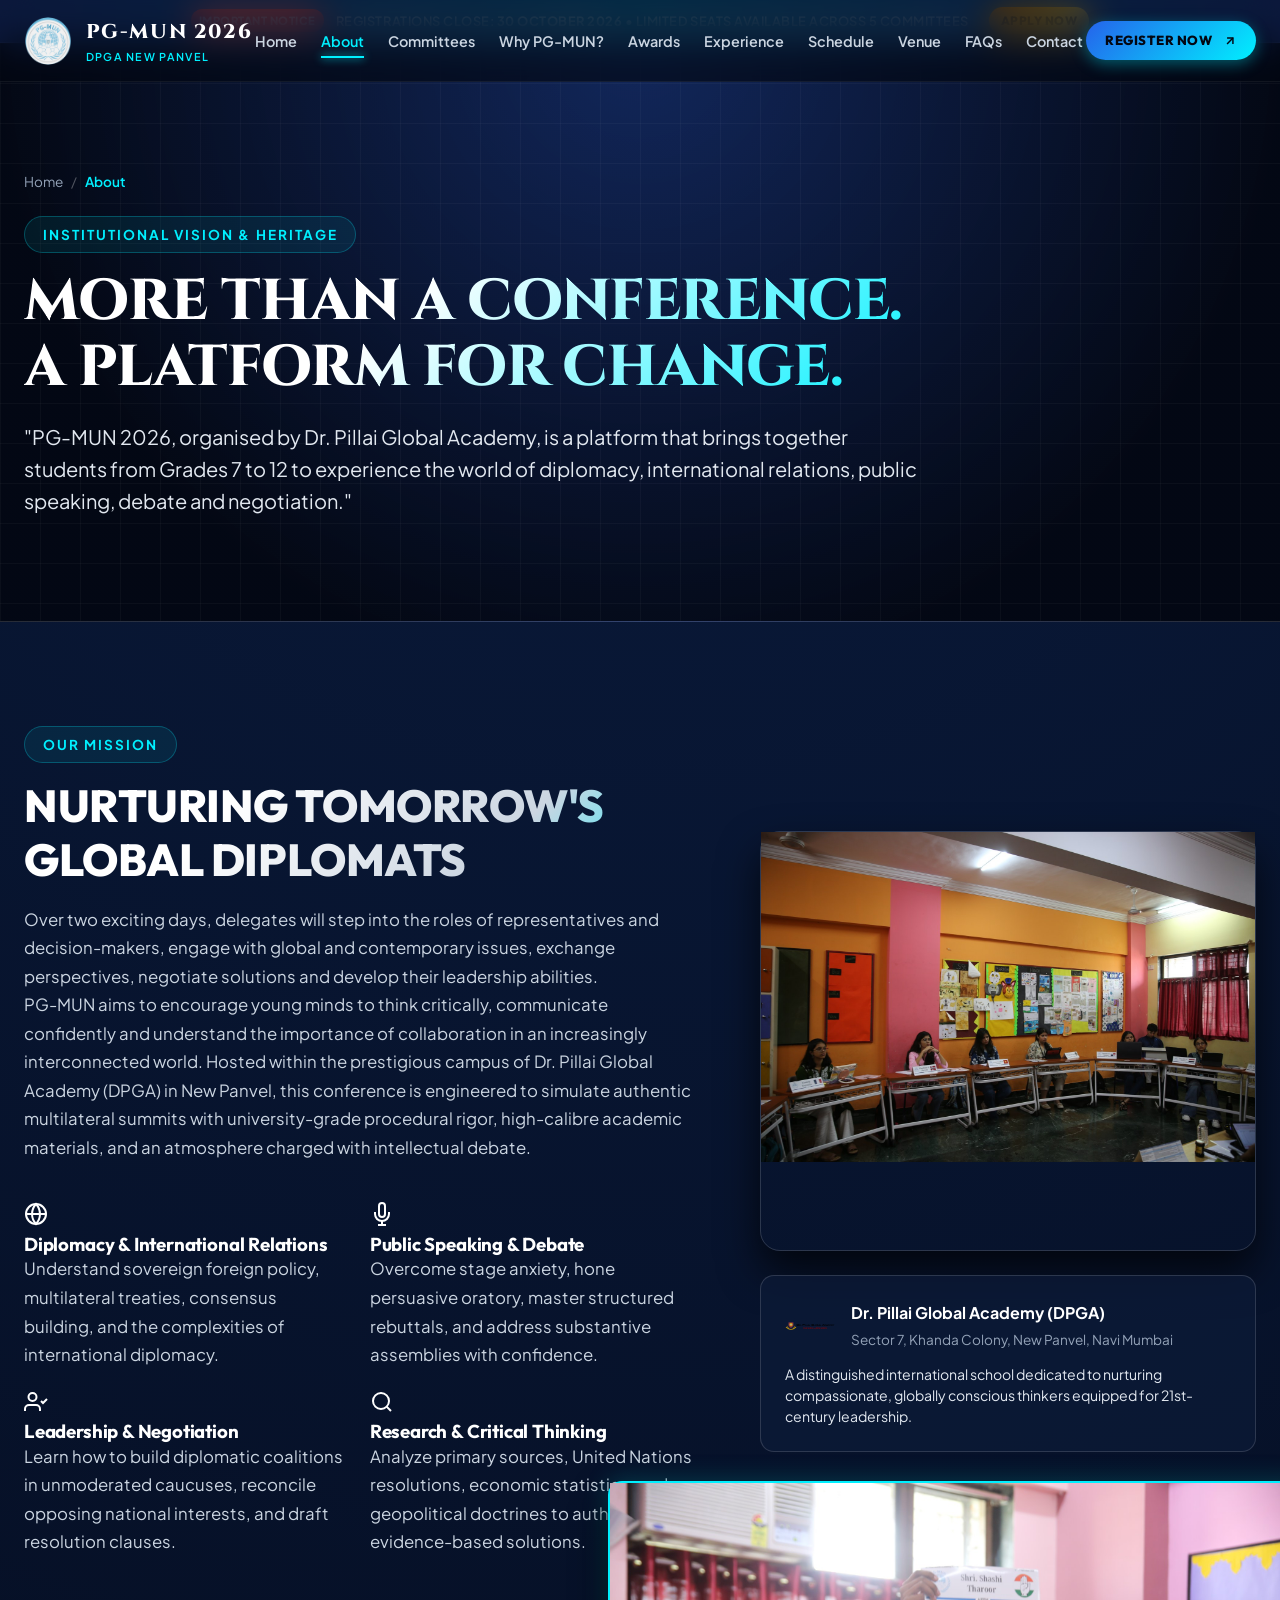
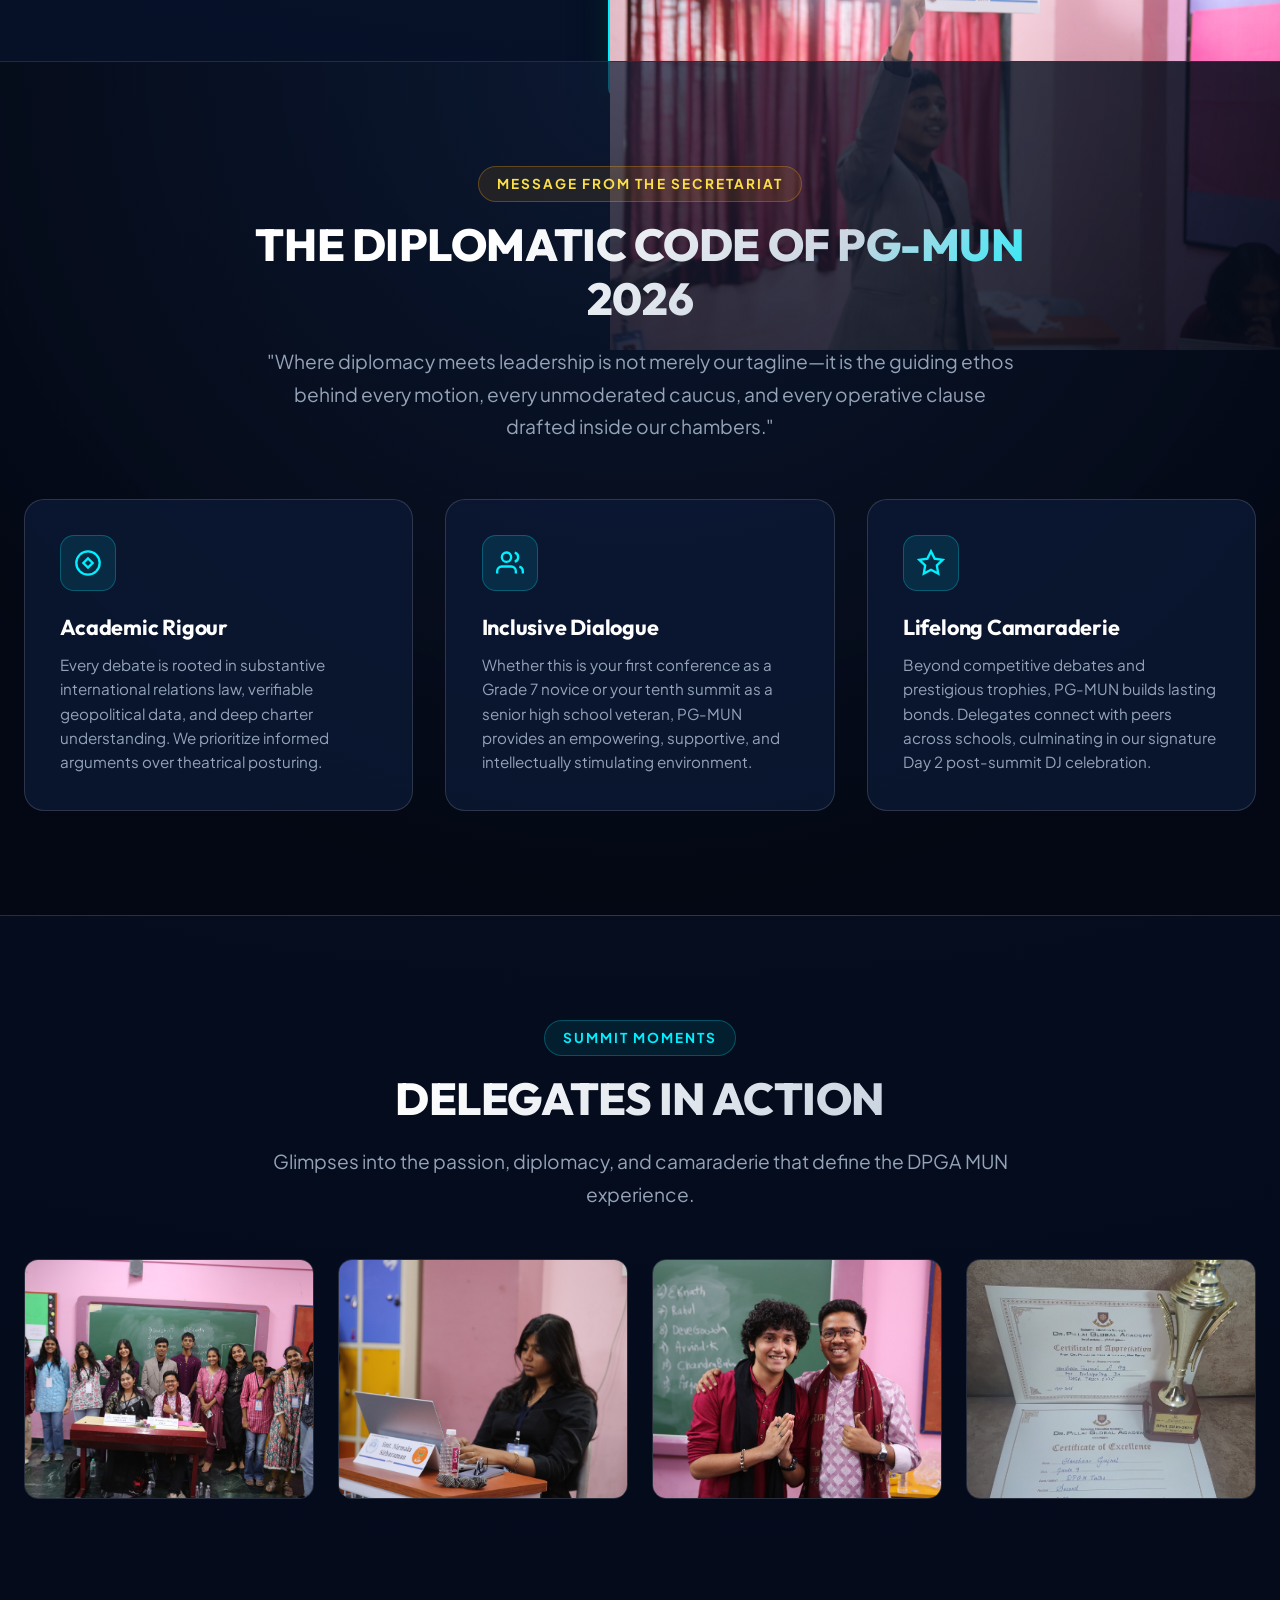
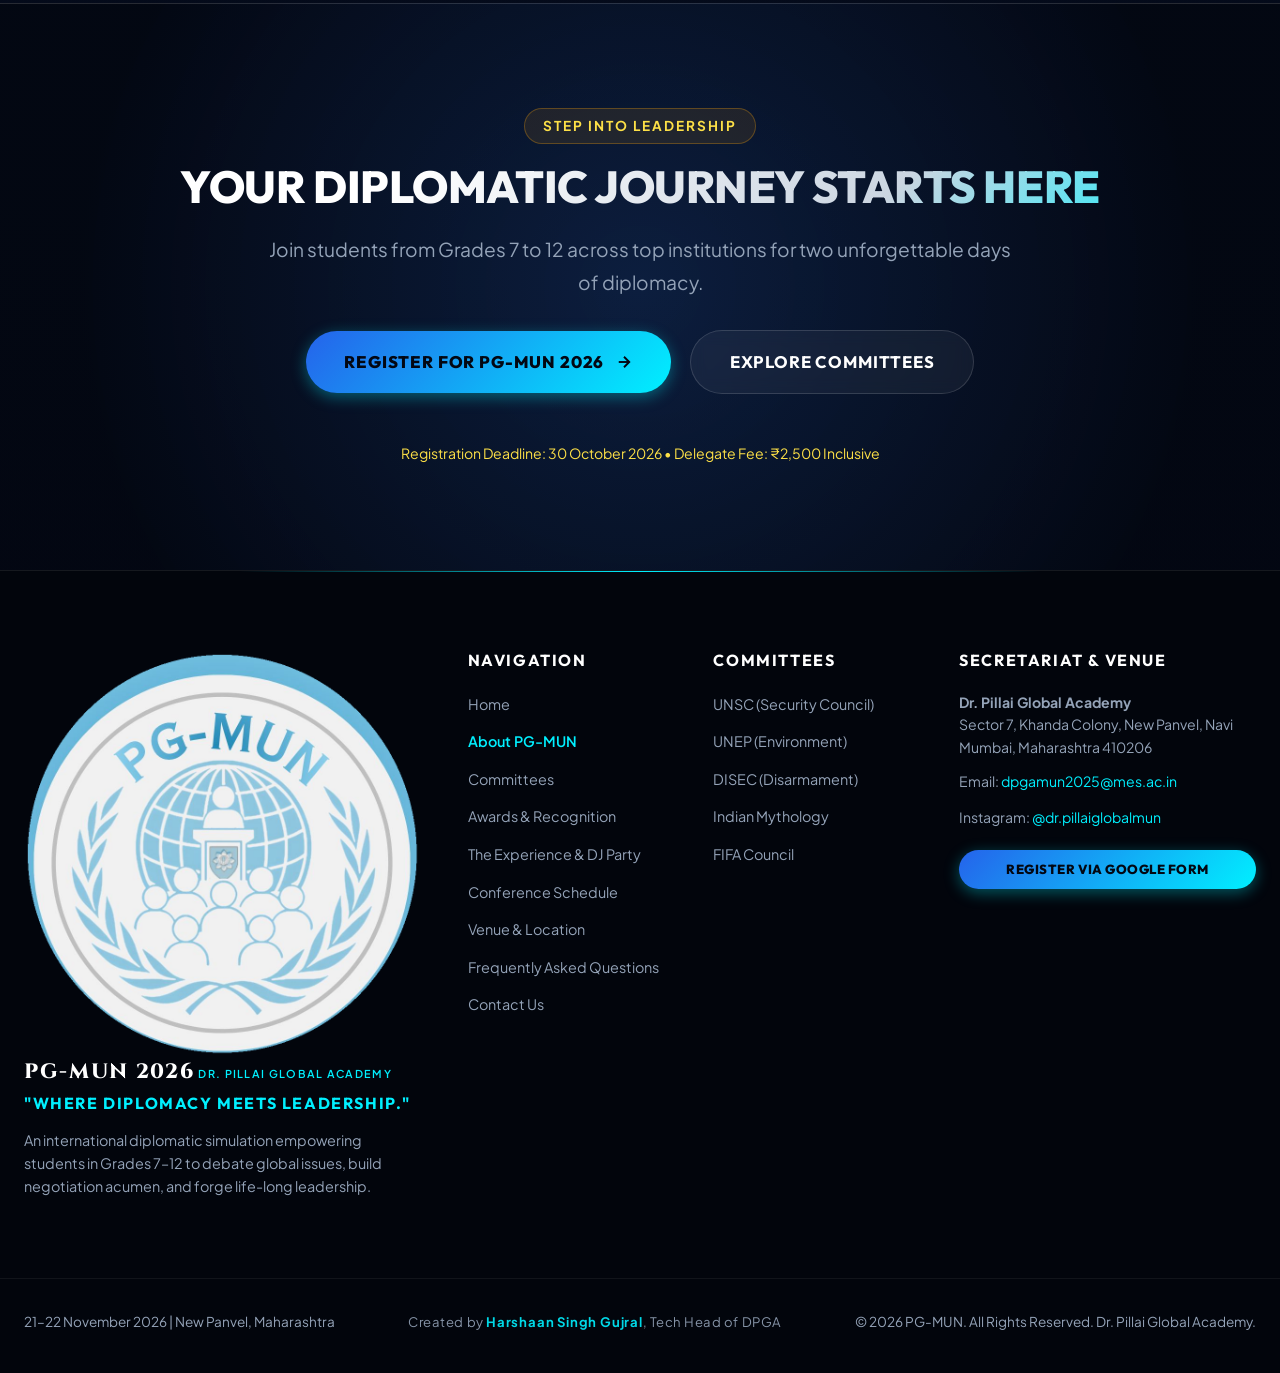
<file: about.html>
<!DOCTYPE html>
<html lang="en">
<head>
  <meta charset="UTF-8">
  <meta name="viewport" content="width=device-width, initial-scale=1.0">
  <title>About PG-MUN 2026 | Dr. Pillai Global Academy, New Panvel</title>
  <meta name="description" content="Discover the mission, leadership pillars, and educational heritage behind PG-MUN 2026, organised by Dr. Pillai Global Academy (DPGA), New Panvel, Maharashtra. Where Diplomacy Meets Leadership.">
  <meta name="keywords" content="About PG-MUN, Dr. Pillai Global Academy, DPGA New Panvel, Model United Nations, Youth Diplomacy, Student Leadership">
  <link rel="icon" type="image/png" href="assets/images/pgmun_logo.png">
  <link rel="stylesheet" href="assets/css/style.css">
</head>
<body>

  <!-- Top Announcement Bar -->
  <div class="top-announcement-bar">
    <span class="badge-alert">Important Notice</span>
    <span>REGISTRATIONS CLOSE: <strong>30 OCTOBER 2026</strong> • LIMITED SEATS AVAILABLE ACROSS 5 COMMITTEES</span>
    <a href="https://docs.google.com/forms/d/e/1FAIpQLSeMNv4Wtp6TJ-hSDyX7u2MZJtW9Ut5UFmDq5buCmw1AXc2uBw/viewform" target="_blank" rel="noopener noreferrer" class="btn btn-sm btn-gold" style="margin-left: 0.5rem; padding: 0.25rem 0.75rem; font-size: 0.75rem;">Apply Now</a>
  </div>

  <!-- Sticky Navigation Bar -->
  <header class="navbar" id="mainNavbar">
    <div class="container-wide nav-container">
      <a href="index.html" class="nav-brand" aria-label="PG-MUN 2026 Home">
        <img src="assets/images/pgmun_logo.png" alt="PG-MUN 2026 Official Logo" class="nav-logo">
        <div class="nav-brand-text">
          <span class="brand-title">PG-MUN 2026</span>
          <span class="brand-subtitle">DPGA New Panvel</span>
        </div>
      </a>

      <nav>
        <ul class="nav-menu" id="navMenu">
          <li><a href="index.html" class="nav-link">Home</a></li>
          <li><a href="about.html" class="nav-link active">About</a></li>
          <li><a href="committees.html" class="nav-link">Committees</a></li>
          <li><a href="index.html#why-pgmun" class="nav-link">Why PG-MUN?</a></li>
          <li><a href="awards.html" class="nav-link">Awards</a></li>
          <li><a href="experience.html" class="nav-link">Experience</a></li>
          <li><a href="schedule.html" class="nav-link">Schedule</a></li>
          <li><a href="venue.html" class="nav-link">Venue</a></li>
          <li><a href="faqs.html" class="nav-link">FAQs</a></li>
          <li><a href="contact.html" class="nav-link">Contact</a></li>
        </ul>
      </nav>

      <div class="nav-cta">
        <a href="https://docs.google.com/forms/d/e/1FAIpQLSeMNv4Wtp6TJ-hSDyX7u2MZJtW9Ut5UFmDq5buCmw1AXc2uBw/viewform" target="_blank" rel="noopener noreferrer" class="btn btn-primary btn-sm">
          Register Now
          <svg width="14" height="14" viewBox="0 0 24 24" fill="none" stroke="currentColor" stroke-width="2.5"><line x1="7" y1="17" x2="17" y2="7"></line><polyline points="7 7 17 7 17 17"></polyline></svg>
        </a>
        <button class="nav-toggle" id="navToggle" aria-label="Toggle Navigation Menu">
          <svg width="26" height="26" viewBox="0 0 24 24" fill="none" stroke="currentColor" stroke-width="2"><line x1="3" y1="12" x2="21" y2="12"></line><line x1="3" y1="6" x2="21" y2="6"></line><line x1="3" y1="18" x2="21" y2="18"></line></svg>
        </button>
      </div>
    </div>
  </header>

  <!-- Inner Hero Header -->
  <section class="inner-hero">
    <div class="container">
      <div class="breadcrumb-nav">
        <a href="index.html">Home</a>
        <span class="separator">/</span>
        <span class="current">About</span>
      </div>

      <div class="inner-hero-content">
        <div class="section-tag">Institutional Vision &amp; Heritage</div>
        <h1 class="inner-hero-title">MORE THAN A CONFERENCE. A PLATFORM FOR CHANGE.</h1>
        <p class="inner-hero-subtitle">
          "PG-MUN 2026, organised by Dr. Pillai Global Academy, is a platform that brings together students from Grades 7 to 12 to experience the world of diplomacy, international relations, public speaking, debate and negotiation."
        </p>
      </div>
    </div>
  </section>

  <!-- About Core Section -->
  <section class="section-padding">
    <div class="container">
      <div class="about-grid">
        
        <!-- Left: Text Narrative -->
        <div>
          <div class="section-tag">Our Mission</div>
          <h2 class="section-title">NURTURING TOMORROW'S GLOBAL DIPLOMATS</h2>
          
          <p class="about-lead">
            Over two exciting days, delegates will step into the roles of representatives and decision-makers, engage with global and contemporary issues, exchange perspectives, negotiate solutions and develop their leadership abilities.
          </p>

          <p class="about-body">
            PG-MUN aims to encourage young minds to think critically, communicate confidently and understand the importance of collaboration in an increasingly interconnected world. Hosted within the prestigious campus of Dr. Pillai Global Academy (DPGA) in New Panvel, this conference is engineered to simulate authentic multilateral summits with university-grade procedural rigor, high-calibre academic materials, and an atmosphere charged with intellectual debate.
          </p>

          <!-- 4 Pillars Feature Cards Grid -->
          <div class="about-features-grid" style="margin-top: 2.5rem;">
            
            <!-- Pillar 1 -->
            <div class="feature-card">
              <div class="feature-icon-wrapper">
                <svg width="24" height="24" viewBox="0 0 24 24" fill="none" stroke="currentColor" stroke-width="2"><circle cx="12" cy="12" r="10"></circle><line x1="2" y1="12" x2="22" y2="12"></line><path d="M12 2a15.3 15.3 0 0 1 4 10 15.3 15.3 0 0 1-4 10 15.3 15.3 0 0 1-4-10 15.3 15.3 0 0 1 4-10z"></path></svg>
              </div>
              <h3 class="feature-title">Diplomacy &amp; International Relations</h3>
              <p class="feature-desc">Understand sovereign foreign policy, multilateral treaties, consensus building, and the complexities of international diplomacy.</p>
            </div>

            <!-- Pillar 2 -->
            <div class="feature-card">
              <div class="feature-icon-wrapper">
                <svg width="24" height="24" viewBox="0 0 24 24" fill="none" stroke="currentColor" stroke-width="2"><path d="M12 1a3 3 0 0 0-3 3v8a3 3 0 0 0 6 0V4a3 3 0 0 0-3-3z"></path><path d="M19 10v2a7 7 0 0 1-14 0v-2"></path><line x1="12" y1="19" x2="12" y2="23"></line><line x1="8" y1="23" x2="16" y2="23"></line></svg>
              </div>
              <h3 class="feature-title">Public Speaking &amp; Debate</h3>
              <p class="feature-desc">Overcome stage anxiety, hone persuasive oratory, master structured rebuttals, and address substantive assemblies with confidence.</p>
            </div>

            <!-- Pillar 3 -->
            <div class="feature-card">
              <div class="feature-icon-wrapper">
                <svg width="24" height="24" viewBox="0 0 24 24" fill="none" stroke="currentColor" stroke-width="2"><path d="M16 21v-2a4 4 0 0 0-4-4H5a4 4 0 0 0-4 4v2"></path><circle cx="8.5" cy="7" r="4"></circle><polyline points="17 11 19 13 23 9"></polyline></svg>
              </div>
              <h3 class="feature-title">Leadership &amp; Negotiation</h3>
              <p class="feature-desc">Learn how to build diplomatic coalitions in unmoderated caucuses, reconcile opposing national interests, and draft resolution clauses.</p>
            </div>

            <!-- Pillar 4 -->
            <div class="feature-card">
              <div class="feature-icon-wrapper">
                <svg width="24" height="24" viewBox="0 0 24 24" fill="none" stroke="currentColor" stroke-width="2"><circle cx="11" cy="11" r="8"></circle><line x1="21" y1="21" x2="16.65" y2="16.65"></line></svg>
              </div>
              <h3 class="feature-title">Research &amp; Critical Thinking</h3>
              <p class="feature-desc">Analyze primary sources, United Nations resolutions, economic statistics, and geopolitical doctrines to author evidence-based solutions.</p>
            </div>

          </div>
        </div>

        <!-- Right: Real Conference Visuals Showcase -->
        <div class="about-visual-col">
          <div class="about-img-main">
            <img src="assets/images/conference_chamber.jpg" alt="PG-MUN Conference Chamber in Session at Dr. Pillai Global Academy">
          </div>
          <div class="about-img-overlap">
            <img src="assets/images/delegate_placard_raise.jpg" alt="Student Delegate Voting with Placard Raised">
          </div>
          <div style="background: var(--bg-card); border: 1px solid var(--border-glass); border-radius: var(--radius-md); padding: 1.5rem; margin-top: 1.5rem;">
            <div style="display: flex; align-items: center; gap: 1rem;">
              <img src="assets/images/dpga_logo.png" alt="DPGA Crest" style="width: 50px; height: 50px; object-fit: contain;">
              <div>
                <strong style="color: #ffffff; font-size: 1rem; display: block;">Dr. Pillai Global Academy (DPGA)</strong>
                <span style="font-size: 0.85rem; color: var(--silver-muted);">Sector 7, Khanda Colony, New Panvel, Navi Mumbai</span>
              </div>
            </div>
            <p style="font-size: 0.88rem; color: var(--silver-primary); margin: 0.75rem 0 0; line-height: 1.5;">
              A distinguished international school dedicated to nurturing compassionate, globally conscious thinkers equipped for 21st-century leadership.
            </p>
          </div>
        </div>

      </div>
    </div>
  </section>

  <!-- Secretariat Welcome Address & Conference Culture -->
  <section class="section-padding" style="background: radial-gradient(circle at 50% 0%, rgba(14, 28, 54, 0.7) 0%, rgba(3, 7, 18, 0.95) 80%); border-top: 1px solid var(--border-glass); border-bottom: 1px solid var(--border-glass);">
    <div class="container">
      <div class="text-center" style="max-width: 800px; margin: 0 auto 3rem;">
        <div class="section-tag gold">Message from the Secretariat</div>
        <h2 class="section-title">THE DIPLOMATIC CODE OF PG-MUN 2026</h2>
        <p class="section-subtitle">
          "Where diplomacy meets leadership is not merely our tagline—it is the guiding ethos behind every motion, every unmoderated caucus, and every operative clause drafted inside our chambers."
        </p>
      </div>

      <div class="why-grid">
        <div class="why-card">
          <div class="why-icon-box">
            <svg width="28" height="28" viewBox="0 0 24 24" fill="none" stroke="currentColor" stroke-width="2"><circle cx="12" cy="12" r="10"></circle><polygon points="12 8 8 12 12 16 16 12 12 8"></polygon></svg>
          </div>
          <h3>Academic Rigour</h3>
          <p>Every debate is rooted in substantive international relations law, verifiable geopolitical data, and deep charter understanding. We prioritize informed arguments over theatrical posturing.</p>
        </div>

        <div class="why-card">
          <div class="why-icon-box">
            <svg width="28" height="28" viewBox="0 0 24 24" fill="none" stroke="currentColor" stroke-width="2"><path d="M17 21v-2a4 4 0 0 0-4-4H5a4 4 0 0 0-4 4v2"></path><circle cx="9" cy="7" r="4"></circle><path d="M23 21v-2a4 4 0 0 0-3-3.87"></path><path d="M16 3.13a4 4 0 0 1 0 7.75"></path></svg>
          </div>
          <h3>Inclusive Dialogue</h3>
          <p>Whether this is your first conference as a Grade 7 novice or your tenth summit as a senior high school veteran, PG-MUN provides an empowering, supportive, and intellectually stimulating environment.</p>
        </div>

        <div class="why-card">
          <div class="why-icon-box">
            <svg width="28" height="28" viewBox="0 0 24 24" fill="none" stroke="currentColor" stroke-width="2"><polygon points="12 2 15.09 8.26 22 9.27 17 14.14 18.18 21.02 12 17.77 5.82 21.02 7 14.14 2 9.27 8.91 8.26 12 2"></polygon></svg>
          </div>
          <h3>Lifelong Camaraderie</h3>
          <p>Beyond competitive debates and prestigious trophies, PG-MUN builds lasting bonds. Delegates connect with peers across schools, culminating in our signature Day 2 post-summit DJ celebration.</p>
        </div>
      </div>
    </div>
  </section>

  <!-- Photo Gallery from DPGA MUN Sessions -->
  <section class="section-padding">
    <div class="container">
      <div class="text-center">
        <div class="section-tag">Summit Moments</div>
        <h2 class="section-title">DELEGATES IN ACTION</h2>
        <p class="section-subtitle">
          Glimpses into the passion, diplomacy, and camaraderie that define the DPGA MUN experience.
        </p>
      </div>

      <div style="display: grid; grid-template-columns: repeat(auto-fit, minmax(280px, 1fr)); gap: 1.5rem; margin-top: 3rem;">
        <div style="border-radius: var(--radius-md); overflow: hidden; height: 240px; border: 1px solid var(--border-glass);">
          <img src="assets/images/chairs_and_delegates.jpg" alt="Executive Board and Delegates in Chamber" style="width: 100%; height: 100%; object-fit: cover; transition: transform 0.4s ease;" onmouseover="this.style.transform='scale(1.05)'" onmouseout="this.style.transform='scale(1)'">
        </div>
        <div style="border-radius: var(--radius-md); overflow: hidden; height: 240px; border: 1px solid var(--border-glass);">
          <img src="assets/images/delegate_laptop_session.jpg" alt="Delegates Drafting Working Papers on Laptops" style="width: 100%; height: 100%; object-fit: cover; transition: transform 0.4s ease;" onmouseover="this.style.transform='scale(1.05)'" onmouseout="this.style.transform='scale(1)'">
        </div>
        <div style="border-radius: var(--radius-md); overflow: hidden; height: 240px; border: 1px solid var(--border-glass);">
          <img src="assets/images/executive_board.jpg" alt="Committee Executive Board Moderating Debate" style="width: 100%; height: 100%; object-fit: cover; transition: transform 0.4s ease;" onmouseover="this.style.transform='scale(1.05)'" onmouseout="this.style.transform='scale(1)'">
        </div>
        <div style="border-radius: var(--radius-md); overflow: hidden; height: 240px; border: 1px solid var(--border-glass);">
          <img src="assets/images/awards_trophy_cert.jpg" alt="Official PG-MUN Excellence Trophy and Certificates" style="width: 100%; height: 100%; object-fit: cover; transition: transform 0.4s ease;" onmouseover="this.style.transform='scale(1.05)'" onmouseout="this.style.transform='scale(1)'">
        </div>
      </div>
    </div>
  </section>

  <!-- Registration CTA Banner -->
  <section class="section-padding" style="background: radial-gradient(circle at 50% 50%, rgba(20, 50, 100, 0.5) 0%, rgba(3, 7, 18, 0.95) 80%); border-top: 1px solid var(--border-glass);">
    <div class="container text-center">
      <div class="section-tag gold">Step Into Leadership</div>
      <h2 class="section-title">YOUR DIPLOMATIC JOURNEY STARTS HERE</h2>
      <p class="section-subtitle" style="margin-bottom: 2rem;">
        Join students from Grades 7 to 12 across top institutions for two unforgettable days of diplomacy.
      </p>
      <div class="hero-cta-group" style="justify-content: center;">
        <a href="https://docs.google.com/forms/d/e/1FAIpQLSeMNv4Wtp6TJ-hSDyX7u2MZJtW9Ut5UFmDq5buCmw1AXc2uBw/viewform" target="_blank" rel="noopener noreferrer" class="btn btn-primary btn-lg">
          Register for PG-MUN 2026
          <svg width="18" height="18" viewBox="0 0 24 24" fill="none" stroke="currentColor" stroke-width="2.5"><line x1="5" y1="12" x2="19" y2="12"></line><polyline points="12 5 19 12 12 19"></polyline></svg>
        </a>
        <a href="committees.html" class="btn btn-outline btn-lg">Explore Committees</a>
      </div>
      <p style="margin-top: 1.5rem; font-size: 0.88rem; color: var(--gold-light);">
        Registration Deadline: 30 October 2026 • Delegate Fee: ₹2,500 Inclusive
      </p>
    </div>
  </section>

  <!-- 16. Footer -->
  <footer class="footer">
    <div class="container footer-top">
      <div>
        <div class="footer-brand">
          <img src="assets/images/pgmun_logo.png" alt="PG-MUN Official Seal">
          <div class="brand-text">
            <span class="brand-title" style="font-size: 1.3rem;">PG-MUN 2026</span>
            <span class="brand-subtitle">Dr. Pillai Global Academy</span>
          </div>
        </div>
        <p class="footer-tagline">"WHERE DIPLOMACY MEETS LEADERSHIP."</p>
        <p style="font-size: 0.9rem; color: var(--silver-muted); margin-bottom: 1.5rem; line-height: 1.6;">
          An international diplomatic simulation empowering students in Grades 7–12 to debate global issues, build negotiation acumen, and forge life-long leadership.
        </p>
      </div>

      <div class="footer-col">
        <h4 class="footer-title">Navigation</h4>
        <ul class="footer-links">
          <li><a href="index.html">Home</a></li>
          <li><a href="about.html" style="color: var(--cyan-bright); font-weight: 600;">About PG-MUN</a></li>
          <li><a href="committees.html">Committees</a></li>
          <li><a href="awards.html">Awards &amp; Recognition</a></li>
          <li><a href="experience.html">The Experience &amp; DJ Party</a></li>
          <li><a href="schedule.html">Conference Schedule</a></li>
          <li><a href="venue.html">Venue &amp; Location</a></li>
          <li><a href="faqs.html">Frequently Asked Questions</a></li>
          <li><a href="contact.html">Contact Us</a></li>
        </ul>
      </div>

      <div class="footer-col">
        <h4 class="footer-title">Committees</h4>
        <ul class="footer-links">
          <li><a href="committee-unsc.html">UNSC (Security Council)</a></li>
          <li><a href="committee-unep.html">UNEP (Environment)</a></li>
          <li><a href="committee-disec.html">DISEC (Disarmament)</a></li>
          <li><a href="committee-mythology.html">Indian Mythology</a></li>
          <li><a href="committee-fifa.html">FIFA Council</a></li>
        </ul>
      </div>

      <div class="footer-col">
        <h4 class="footer-title">Secretariat &amp; Venue</h4>
        <p style="font-size: 0.88rem; color: var(--silver-muted); margin-bottom: 0.75rem; line-height: 1.6;">
          <strong>Dr. Pillai Global Academy</strong><br>
          Sector 7, Khanda Colony, New Panvel, Navi Mumbai, Maharashtra 410206
        </p>
        <p style="font-size: 0.88rem; color: var(--silver-muted); margin-bottom: 0.75rem;">
          Email: <a href="mailto:dpgamun2025@mes.ac.in" style="color: var(--cyan-bright);">dpgamun2025@mes.ac.in</a>
        </p>
        <p style="font-size: 0.88rem; color: var(--silver-muted); margin-bottom: 1.25rem;">
          Instagram: <a href="https://www.instagram.com/dr.pillaiglobalmun/" target="_blank" rel="noopener noreferrer" style="color: var(--cyan-bright);">@dr.pillaiglobalmun</a>
        </p>
        <a href="https://docs.google.com/forms/d/e/1FAIpQLSeMNv4Wtp6TJ-hSDyX7u2MZJtW9Ut5UFmDq5buCmw1AXc2uBw/viewform" target="_blank" rel="noopener noreferrer" class="btn btn-primary btn-sm" style="width: 100%;">
          Register via Google Form
        </a>
      </div>
    </div>

    <div class="container footer-bottom">
      <div>
        <span>21–22 November 2026 | New Panvel, Maharashtra</span>
      </div>
      <div class="footer-credit">
        Created by <span class="credit-name">Harshaan Singh Gujral</span>, Tech Head of DPGA
      </div>
      <div>
        <span>&copy; 2026 PG-MUN. All Rights Reserved. Dr. Pillai Global Academy.</span>
      </div>
    </div>
  </footer>

  <!-- Floating Back to Top Button -->
  <button class="back-to-top" id="backToTop" aria-label="Back to Top">
    <svg width="20" height="20" viewBox="0 0 24 24" fill="none" stroke="currentColor" stroke-width="2.5"><polyline points="18 15 12 9 6 15"></polyline></svg>
  </button>

  <script src="assets/js/main.js"></script>
</body>
</html>
</file>
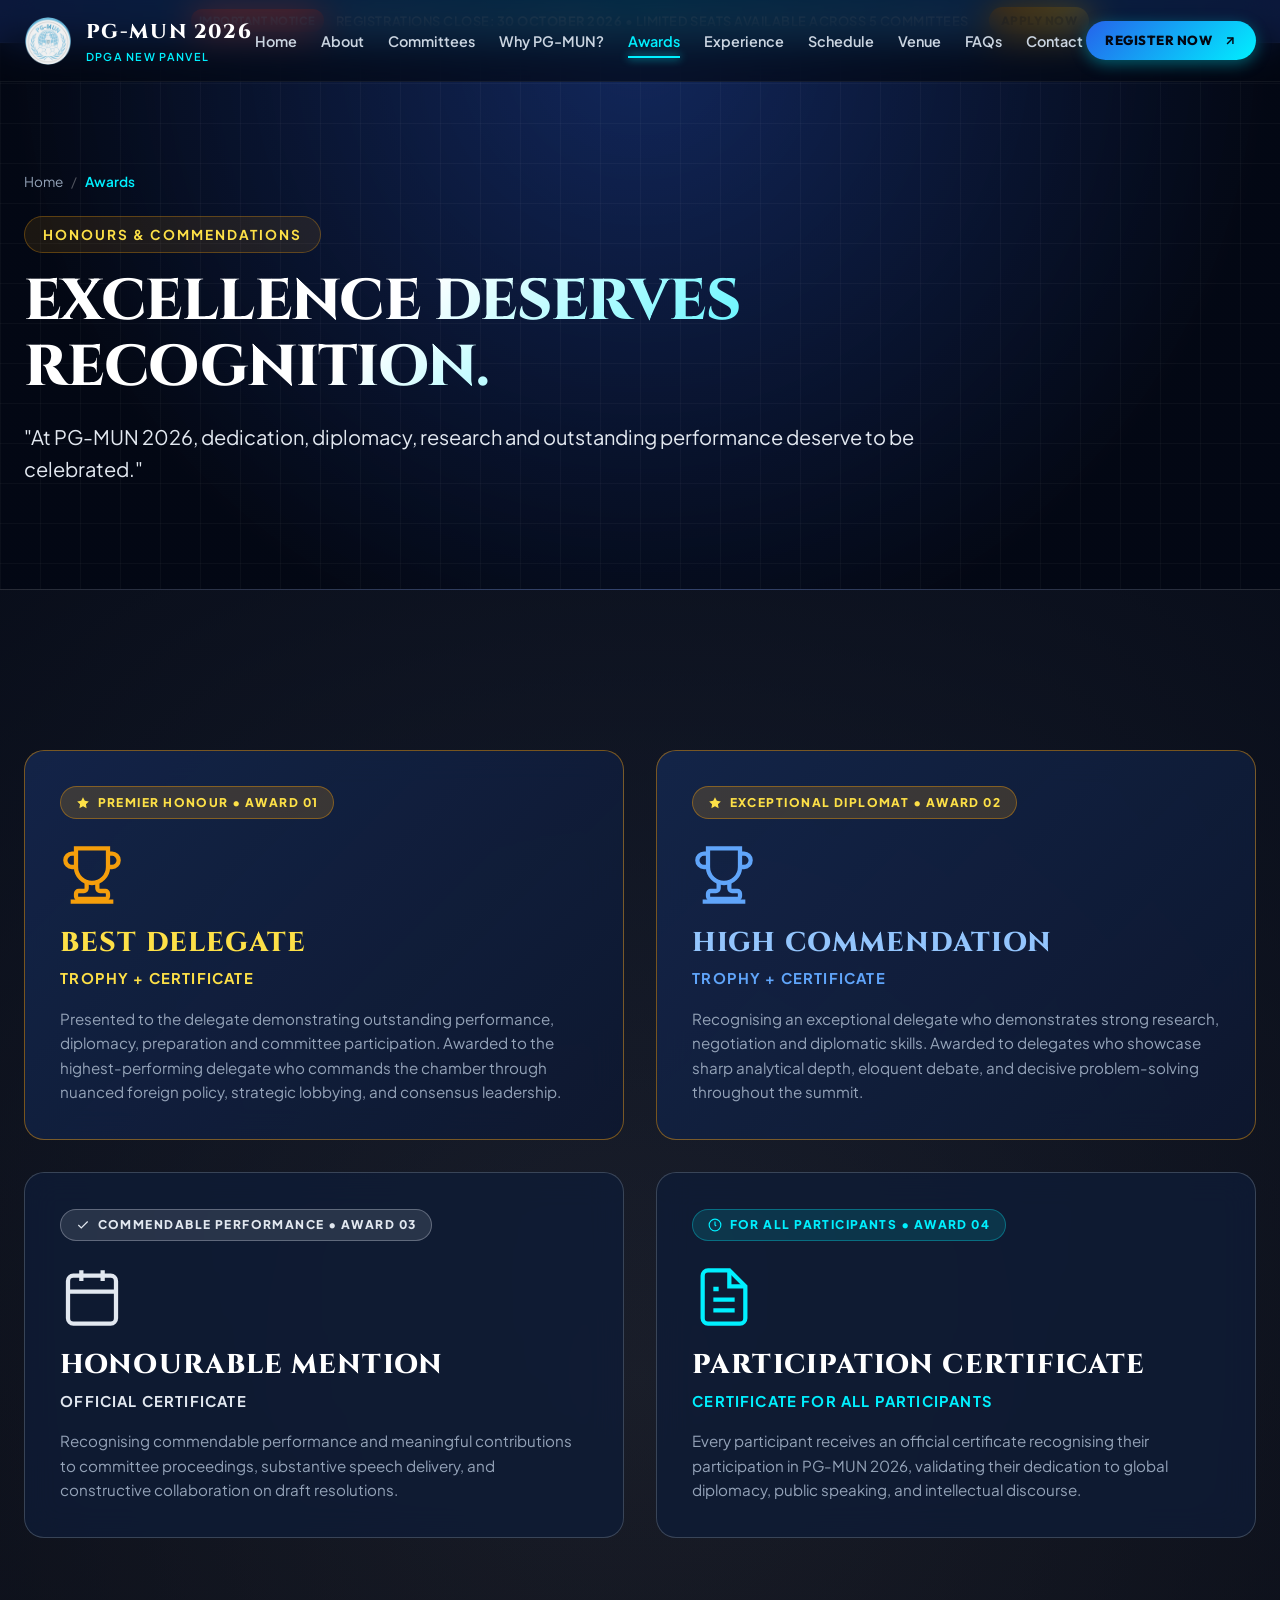
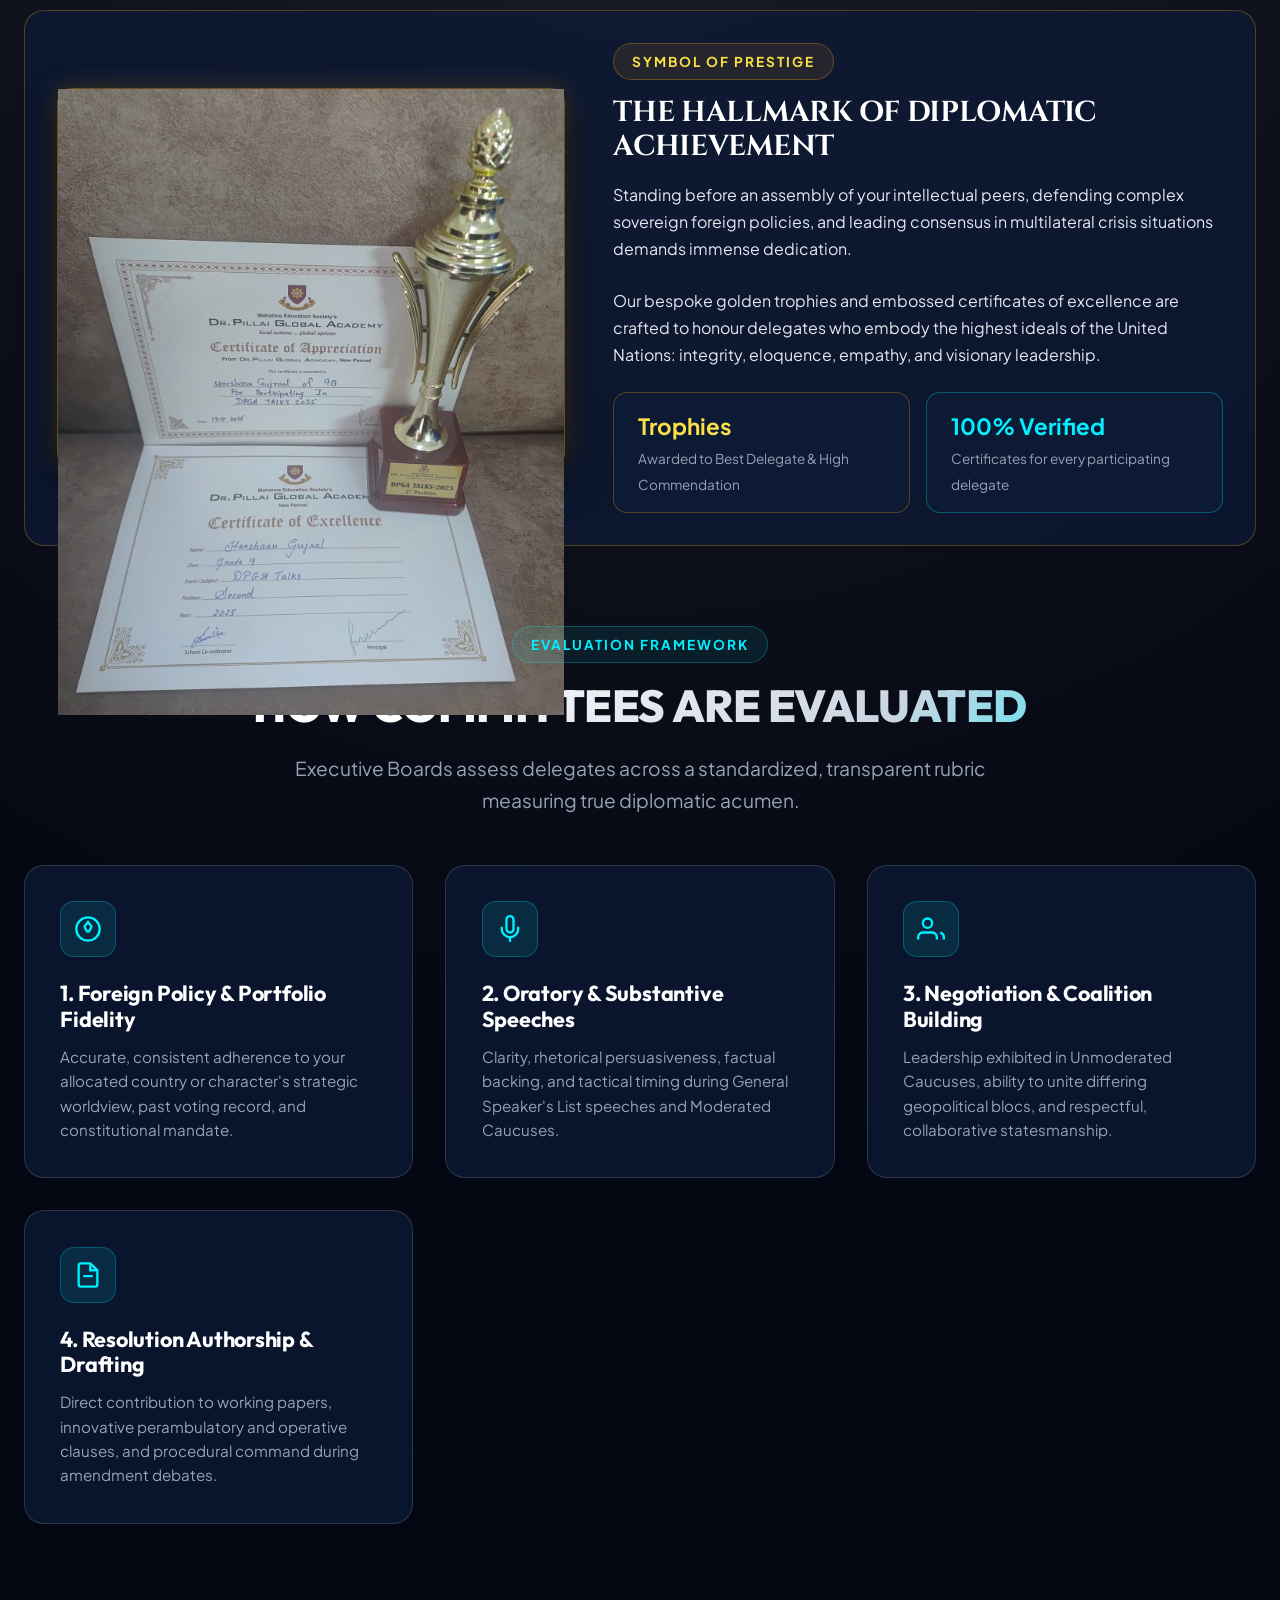
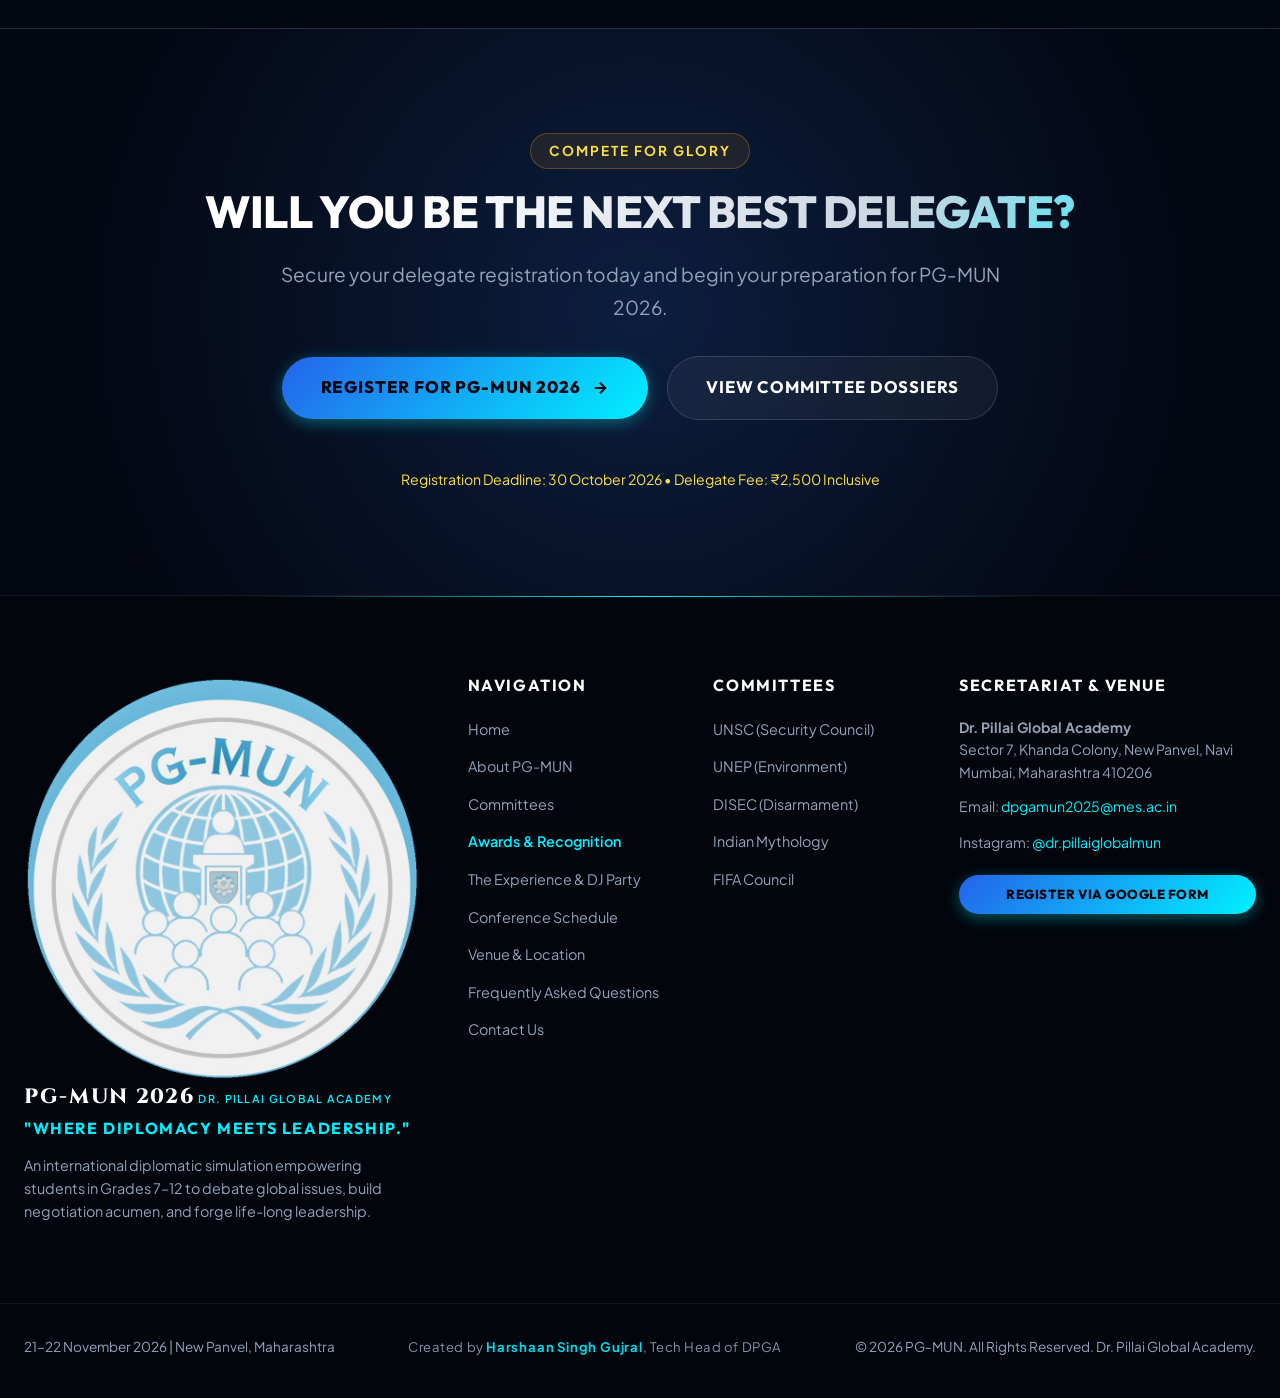
<file: awards.html>
<!DOCTYPE html>
<html lang="en">
<head>
  <meta charset="UTF-8">
  <meta name="viewport" content="width=device-width, initial-scale=1.0">
  <title>Awards &amp; Recognition | PG-MUN 2026 | Dr. Pillai Global Academy</title>
  <meta name="description" content="Discover the prestigious awards and recognition at PG-MUN 2026: Best Delegate, High Commendation, Honourable Mention, and Participation Certificates for all delegates. Excellence deserves recognition.">
  <meta name="keywords" content="PG-MUN Awards, Best Delegate, High Commendation, MUN Trophies, MUN Certificates, Dr. Pillai Global Academy, Model United Nations">
  <link rel="icon" type="image/png" href="assets/images/pgmun_logo.png">
  <link rel="stylesheet" href="assets/css/style.css">
</head>
<body>

  <!-- Top Announcement Bar -->
  <div class="top-announcement-bar">
    <span class="badge-alert">Important Notice</span>
    <span>REGISTRATIONS CLOSE: <strong>30 OCTOBER 2026</strong> • LIMITED SEATS AVAILABLE ACROSS 5 COMMITTEES</span>
    <a href="https://docs.google.com/forms/d/e/1FAIpQLSeMNv4Wtp6TJ-hSDyX7u2MZJtW9Ut5UFmDq5buCmw1AXc2uBw/viewform" target="_blank" rel="noopener noreferrer" class="btn btn-sm btn-gold" style="margin-left: 0.5rem; padding: 0.25rem 0.75rem; font-size: 0.75rem;">Apply Now</a>
  </div>

  <!-- Sticky Navigation Bar -->
  <header class="navbar" id="mainNavbar">
    <div class="container-wide nav-container">
      <a href="index.html" class="nav-brand" aria-label="PG-MUN 2026 Home">
        <img src="assets/images/pgmun_logo.png" alt="PG-MUN 2026 Official Logo" class="nav-logo">
        <div class="nav-brand-text">
          <span class="brand-title">PG-MUN 2026</span>
          <span class="brand-subtitle">DPGA New Panvel</span>
        </div>
      </a>

      <nav>
        <ul class="nav-menu" id="navMenu">
          <li><a href="index.html" class="nav-link">Home</a></li>
          <li><a href="about.html" class="nav-link">About</a></li>
          <li><a href="committees.html" class="nav-link">Committees</a></li>
          <li><a href="index.html#why-pgmun" class="nav-link">Why PG-MUN?</a></li>
          <li><a href="awards.html" class="nav-link active">Awards</a></li>
          <li><a href="experience.html" class="nav-link">Experience</a></li>
          <li><a href="schedule.html" class="nav-link">Schedule</a></li>
          <li><a href="venue.html" class="nav-link">Venue</a></li>
          <li><a href="faqs.html" class="nav-link">FAQs</a></li>
          <li><a href="contact.html" class="nav-link">Contact</a></li>
        </ul>
      </nav>

      <div class="nav-cta">
        <a href="https://docs.google.com/forms/d/e/1FAIpQLSeMNv4Wtp6TJ-hSDyX7u2MZJtW9Ut5UFmDq5buCmw1AXc2uBw/viewform" target="_blank" rel="noopener noreferrer" class="btn btn-primary btn-sm">
          Register Now
          <svg width="14" height="14" viewBox="0 0 24 24" fill="none" stroke="currentColor" stroke-width="2.5"><line x1="7" y1="17" x2="17" y2="7"></line><polyline points="7 7 17 7 17 17"></polyline></svg>
        </a>
        <button class="nav-toggle" id="navToggle" aria-label="Toggle Navigation Menu">
          <svg width="26" height="26" viewBox="0 0 24 24" fill="none" stroke="currentColor" stroke-width="2"><line x1="3" y1="12" x2="21" y2="12"></line><line x1="3" y1="6" x2="21" y2="6"></line><line x1="3" y1="18" x2="21" y2="18"></line></svg>
        </button>
      </div>
    </div>
  </header>

  <!-- Inner Hero Header -->
  <section class="inner-hero">
    <div class="container">
      <div class="breadcrumb-nav">
        <a href="index.html">Home</a>
        <span class="separator">/</span>
        <span class="current">Awards</span>
      </div>

      <div class="inner-hero-content">
        <div class="section-tag gold">Honours &amp; Commendations</div>
        <h1 class="inner-hero-title">EXCELLENCE DESERVES RECOGNITION.</h1>
        <p class="inner-hero-subtitle">
          "At PG-MUN 2026, dedication, diplomacy, research and outstanding performance deserve to be celebrated."
        </p>
      </div>
    </div>
  </section>

  <!-- Awards Showcase Main Section -->
  <section class="section-padding awards-section">
    <div class="container">
      
      <!-- 4 Awards Grid -->
      <div class="awards-grid">

        <!-- Award 01: Best Delegate (Prominent) -->
        <div class="award-card prominent">
          <div class="award-badge-top gold">
            <svg width="14" height="14" viewBox="0 0 24 24" fill="currentColor"><polygon points="12 2 15.09 8.26 22 9.27 17 14.14 18.18 21.02 12 17.77 5.82 21.02 7 14.14 2 9.27 8.91 8.26 12 2"></polygon></svg>
            Premier Honour • Award 01
          </div>
          <div class="award-trophy-icon">
            <svg viewBox="0 0 24 24" fill="none" stroke="currentColor" stroke-width="1.6"><path d="M6 9H4.5a2.5 2.5 0 0 1 0-5H6"></path><path d="M18 9h1.5a2.5 2.5 0 0 0 0-5H18"></path><path d="M4 22h16"></path><path d="M10 14.66V17c0 .55-.45 1-1 1H7c-.55 0-1 .45-1 1v1c0 .55.45 1 1 1h10c.55 0 1-.45 1-1v-1c0-.55-.45-1-1-1h-2c-.55 0-1-.45-1-1v-2.34"></path><path d="M18 2H6v7a6 6 0 0 0 12 0V2z"></path></svg>
          </div>
          <h2 class="award-title" style="color: var(--gold-light);">BEST DELEGATE</h2>
          <div class="award-recognition">Trophy + Certificate</div>
          <p class="award-desc">
            Presented to the delegate demonstrating outstanding performance, diplomacy, preparation and committee participation. Awarded to the highest-performing delegate who commands the chamber through nuanced foreign policy, strategic lobbying, and consensus leadership.
          </p>
        </div>

        <!-- Award 02: High Commendation (Prominent) -->
        <div class="award-card prominent">
          <div class="award-badge-top gold">
            <svg width="14" height="14" viewBox="0 0 24 24" fill="currentColor"><polygon points="12 2 15.09 8.26 22 9.27 17 14.14 18.18 21.02 12 17.77 5.82 21.02 7 14.14 2 9.27 8.91 8.26 12 2"></polygon></svg>
            Exceptional Diplomat • Award 02
          </div>
          <div class="award-trophy-icon" style="color: #60a5fa;">
            <svg viewBox="0 0 24 24" fill="none" stroke="currentColor" stroke-width="1.6"><path d="M6 9H4.5a2.5 2.5 0 0 1 0-5H6"></path><path d="M18 9h1.5a2.5 2.5 0 0 0 0-5H18"></path><path d="M4 22h16"></path><path d="M10 14.66V17c0 .55-.45 1-1 1H7c-.55 0-1 .45-1 1v1c0 .55.45 1 1 1h10c.55 0 1-.45 1-1v-1c0-.55-.45-1-1-1h-2c-.55 0-1-.45-1-1v-2.34"></path><path d="M18 2H6v7a6 6 0 0 0 12 0V2z"></path></svg>
          </div>
          <h2 class="award-title" style="color: #93c5fd;">HIGH COMMENDATION</h2>
          <div class="award-recognition" style="color: #60a5fa;">Trophy + Certificate</div>
          <p class="award-desc">
            Recognising an exceptional delegate who demonstrates strong research, negotiation and diplomatic skills. Awarded to delegates who showcase sharp analytical depth, eloquent debate, and decisive problem-solving throughout the summit.
          </p>
        </div>

        <!-- Award 03: Honourable Mention -->
        <div class="award-card regular">
          <div class="award-badge-top silver">
            <svg width="14" height="14" viewBox="0 0 24 24" fill="none" stroke="currentColor" stroke-width="2"><polyline points="20 6 9 17 4 12"></polyline></svg>
            Commendable Performance • Award 03
          </div>
          <div class="award-trophy-icon" style="color: var(--silver-primary);">
            <svg viewBox="0 0 24 24" fill="none" stroke="currentColor" stroke-width="1.6"><rect x="3" y="4" width="18" height="18" rx="2" ry="2"></rect><line x1="16" y1="2" x2="16" y2="6"></line><line x1="8" y1="2" x2="8" y2="6"></line><line x1="3" y1="10" x2="21" y2="10"></line></svg>
          </div>
          <h2 class="award-title" style="color: #ffffff;">HONOURABLE MENTION</h2>
          <div class="award-recognition" style="color: var(--silver-primary);">Official Certificate</div>
          <p class="award-desc">
            Recognising commendable performance and meaningful contributions to committee proceedings, substantive speech delivery, and constructive collaboration on draft resolutions.
          </p>
        </div>

        <!-- Award 04: Participation Certificate -->
        <div class="award-card regular">
          <div class="award-badge-top silver" style="background: rgba(0, 240, 255, 0.12); color: var(--cyan-bright); border-color: rgba(0, 240, 255, 0.3);">
            <svg width="14" height="14" viewBox="0 0 24 24" fill="none" stroke="currentColor" stroke-width="2"><circle cx="12" cy="12" r="10"></circle><polyline points="12 6 12 12 14 14"></polyline></svg>
            For All Participants • Award 04
          </div>
          <div class="award-trophy-icon" style="color: var(--cyan-bright);">
            <svg viewBox="0 0 24 24" fill="none" stroke="currentColor" stroke-width="1.6"><path d="M14 2H6a2 2 0 0 0-2 2v16a2 2 0 0 0 2 2h12a2 2 0 0 0 2-2V8z"></path><polyline points="14 2 14 8 20 8"></polyline><line x1="16" y1="13" x2="8" y2="13"></line><line x1="16" y1="17" x2="8" y2="17"></line><polyline points="10 9 9 9 8 9"></polyline></svg>
          </div>
          <h2 class="award-title" style="color: #ffffff;">PARTICIPATION CERTIFICATE</h2>
          <div class="award-recognition" style="color: var(--cyan-bright);">Certificate for ALL Participants</div>
          <p class="award-desc">
            Every participant receives an official certificate recognising their participation in PG-MUN 2026, validating their dedication to global diplomacy, public speaking, and intellectual discourse.
          </p>
        </div>

      </div>

      <!-- Real DPGA Trophy and Certificate Photo Feature -->
      <div class="awards-showcase-box" style="margin-top: 4.5rem;">
        <div class="awards-showcase-img">
          <img src="assets/images/awards_trophy_cert.jpg" alt="Official DPGA MUN Excellence Trophy and Certificate">
        </div>
        <div>
          <div class="section-tag gold">Symbol of Prestige</div>
          <h3 style="font-family: var(--font-display); font-size: 1.8rem; margin-bottom: 1rem; color: #ffffff;">
            THE HALLMARK OF DIPLOMATIC ACHIEVEMENT
          </h3>
          <p style="color: var(--silver-primary); font-size: 1rem; line-height: 1.7; margin-bottom: 1.5rem;">
            Standing before an assembly of your intellectual peers, defending complex sovereign foreign policies, and leading consensus in multilateral crisis situations demands immense dedication.
          </p>
          <p style="color: var(--silver-primary); font-size: 1rem; line-height: 1.7; margin-bottom: 1.5rem;">
            Our bespoke golden trophies and embossed certificates of excellence are crafted to honour delegates who embody the highest ideals of the United Nations: integrity, eloquence, empathy, and visionary leadership.
          </p>
          <div style="display: flex; gap: 1rem; flex-wrap: wrap;">
            <div style="background: rgba(14, 28, 54, 0.8); border: 1px solid rgba(245, 158, 11, 0.3); border-radius: var(--radius-md); padding: 1rem 1.5rem; flex: 1; min-width: 180px;">
              <strong style="color: var(--gold-light); display: block; font-size: 1.4rem;">Trophies</strong>
              <span style="font-size: 0.85rem; color: var(--silver-muted);">Awarded to Best Delegate &amp; High Commendation</span>
            </div>
            <div style="background: rgba(14, 28, 54, 0.8); border: 1px solid rgba(0, 240, 255, 0.3); border-radius: var(--radius-md); padding: 1rem 1.5rem; flex: 1; min-width: 180px;">
              <strong style="color: var(--cyan-bright); display: block; font-size: 1.4rem;">100% Verified</strong>
              <span style="font-size: 0.85rem; color: var(--silver-muted);">Certificates for every participating delegate</span>
            </div>
          </div>
        </div>
      </div>

      <!-- Evaluation Criteria & Judging Rubric -->
      <div style="margin-top: 5rem;">
        <div class="text-center">
          <div class="section-tag">Evaluation Framework</div>
          <h2 class="section-title">HOW COMMITTEES ARE EVALUATED</h2>
          <p class="section-subtitle">
            Executive Boards assess delegates across a standardized, transparent rubric measuring true diplomatic acumen.
          </p>
        </div>

        <div class="why-grid" style="margin-top: 3rem;">
          <div class="why-card">
            <div class="why-icon-box">
              <svg width="28" height="28" viewBox="0 0 24 24" fill="none" stroke="currentColor" stroke-width="2"><circle cx="12" cy="12" r="10"></circle><polygon points="12 6 15 10 13 14 11 14 9 10 12 6"></polygon></svg>
            </div>
            <h3>1. Foreign Policy &amp; Portfolio Fidelity</h3>
            <p>Accurate, consistent adherence to your allocated country or character's strategic worldview, past voting record, and constitutional mandate.</p>
          </div>

          <div class="why-card">
            <div class="why-icon-box">
              <svg width="28" height="28" viewBox="0 0 24 24" fill="none" stroke="currentColor" stroke-width="2"><path d="M12 1a3 3 0 0 0-3 3v8a3 3 0 0 0 6 0V4a3 3 0 0 0-3-3z"></path><path d="M19 10v2a7 7 0 0 1-14 0v-2"></path><line x1="12" y1="19" x2="12" y2="23"></line></svg>
            </div>
            <h3>2. Oratory &amp; Substantive Speeches</h3>
            <p>Clarity, rhetorical persuasiveness, factual backing, and tactical timing during General Speaker's List speeches and Moderated Caucuses.</p>
          </div>

          <div class="why-card">
            <div class="why-icon-box">
              <svg width="28" height="28" viewBox="0 0 24 24" fill="none" stroke="currentColor" stroke-width="2"><path d="M17 21v-2a4 4 0 0 0-4-4H5a4 4 0 0 0-4 4v2"></path><circle cx="9" cy="7" r="4"></circle><path d="M23 21v-2a4 4 0 0 0-3-3.87"></path></svg>
            </div>
            <h3>3. Negotiation &amp; Coalition Building</h3>
            <p>Leadership exhibited in Unmoderated Caucuses, ability to unite differing geopolitical blocs, and respectful, collaborative statesmanship.</p>
          </div>

          <div class="why-card">
            <div class="why-icon-box">
              <svg width="28" height="28" viewBox="0 0 24 24" fill="none" stroke="currentColor" stroke-width="2"><path d="M14 2H6a2 2 0 0 0-2 2v16a2 2 0 0 0 2 2h12a2 2 0 0 0 2-2V8z"></path><polyline points="14 2 14 8 20 8"></polyline><line x1="16" y1="13" x2="8" y2="13"></line></svg>
            </div>
            <h3>4. Resolution Authorship &amp; Drafting</h3>
            <p>Direct contribution to working papers, innovative perambulatory and operative clauses, and procedural command during amendment debates.</p>
          </div>
        </div>
      </div>

    </div>
  </section>

  <!-- Registration CTA Banner -->
  <section class="section-padding" style="background: radial-gradient(circle at 50% 50%, rgba(20, 50, 100, 0.5) 0%, rgba(3, 7, 18, 0.95) 80%); border-top: 1px solid var(--border-glass);">
    <div class="container text-center">
      <div class="section-tag gold">Compete for Glory</div>
      <h2 class="section-title">WILL YOU BE THE NEXT BEST DELEGATE?</h2>
      <p class="section-subtitle" style="margin-bottom: 2rem;">
        Secure your delegate registration today and begin your preparation for PG-MUN 2026.
      </p>
      <div class="hero-cta-group" style="justify-content: center;">
        <a href="https://docs.google.com/forms/d/e/1FAIpQLSeMNv4Wtp6TJ-hSDyX7u2MZJtW9Ut5UFmDq5buCmw1AXc2uBw/viewform" target="_blank" rel="noopener noreferrer" class="btn btn-primary btn-lg">
          Register for PG-MUN 2026
          <svg width="18" height="18" viewBox="0 0 24 24" fill="none" stroke="currentColor" stroke-width="2.5"><line x1="5" y1="12" x2="19" y2="12"></line><polyline points="12 5 19 12 12 19"></polyline></svg>
        </a>
        <a href="committees.html" class="btn btn-outline btn-lg">View Committee Dossiers</a>
      </div>
      <p style="margin-top: 1.5rem; font-size: 0.88rem; color: var(--gold-light);">
        Registration Deadline: 30 October 2026 • Delegate Fee: ₹2,500 Inclusive
      </p>
    </div>
  </section>

  <!-- 16. Footer -->
  <footer class="footer">
    <div class="container footer-top">
      <div>
        <div class="footer-brand">
          <img src="assets/images/pgmun_logo.png" alt="PG-MUN Official Seal">
          <div class="brand-text">
            <span class="brand-title" style="font-size: 1.3rem;">PG-MUN 2026</span>
            <span class="brand-subtitle">Dr. Pillai Global Academy</span>
          </div>
        </div>
        <p class="footer-tagline">"WHERE DIPLOMACY MEETS LEADERSHIP."</p>
        <p style="font-size: 0.9rem; color: var(--silver-muted); margin-bottom: 1.5rem; line-height: 1.6;">
          An international diplomatic simulation empowering students in Grades 7–12 to debate global issues, build negotiation acumen, and forge life-long leadership.
        </p>
      </div>

      <div class="footer-col">
        <h4 class="footer-title">Navigation</h4>
        <ul class="footer-links">
          <li><a href="index.html">Home</a></li>
          <li><a href="about.html">About PG-MUN</a></li>
          <li><a href="committees.html">Committees</a></li>
          <li><a href="awards.html" style="color: var(--cyan-bright); font-weight: 600;">Awards &amp; Recognition</a></li>
          <li><a href="experience.html">The Experience &amp; DJ Party</a></li>
          <li><a href="schedule.html">Conference Schedule</a></li>
          <li><a href="venue.html">Venue &amp; Location</a></li>
          <li><a href="faqs.html">Frequently Asked Questions</a></li>
          <li><a href="contact.html">Contact Us</a></li>
        </ul>
      </div>

      <div class="footer-col">
        <h4 class="footer-title">Committees</h4>
        <ul class="footer-links">
          <li><a href="committee-unsc.html">UNSC (Security Council)</a></li>
          <li><a href="committee-unep.html">UNEP (Environment)</a></li>
          <li><a href="committee-disec.html">DISEC (Disarmament)</a></li>
          <li><a href="committee-mythology.html">Indian Mythology</a></li>
          <li><a href="committee-fifa.html">FIFA Council</a></li>
        </ul>
      </div>

      <div class="footer-col">
        <h4 class="footer-title">Secretariat &amp; Venue</h4>
        <p style="font-size: 0.88rem; color: var(--silver-muted); margin-bottom: 0.75rem; line-height: 1.6;">
          <strong>Dr. Pillai Global Academy</strong><br>
          Sector 7, Khanda Colony, New Panvel, Navi Mumbai, Maharashtra 410206
        </p>
        <p style="font-size: 0.88rem; color: var(--silver-muted); margin-bottom: 0.75rem;">
          Email: <a href="mailto:dpgamun2025@mes.ac.in" style="color: var(--cyan-bright);">dpgamun2025@mes.ac.in</a>
        </p>
        <p style="font-size: 0.88rem; color: var(--silver-muted); margin-bottom: 1.25rem;">
          Instagram: <a href="https://www.instagram.com/dr.pillaiglobalmun/" target="_blank" rel="noopener noreferrer" style="color: var(--cyan-bright);">@dr.pillaiglobalmun</a>
        </p>
        <a href="https://docs.google.com/forms/d/e/1FAIpQLSeMNv4Wtp6TJ-hSDyX7u2MZJtW9Ut5UFmDq5buCmw1AXc2uBw/viewform" target="_blank" rel="noopener noreferrer" class="btn btn-primary btn-sm" style="width: 100%;">
          Register via Google Form
        </a>
      </div>
    </div>

    <div class="container footer-bottom">
      <div>
        <span>21–22 November 2026 | New Panvel, Maharashtra</span>
      </div>
      <div class="footer-credit">
        Created by <span class="credit-name">Harshaan Singh Gujral</span>, Tech Head of DPGA
      </div>
      <div>
        <span>&copy; 2026 PG-MUN. All Rights Reserved. Dr. Pillai Global Academy.</span>
      </div>
    </div>
  </footer>

  <!-- Floating Back to Top Button -->
  <button class="back-to-top" id="backToTop" aria-label="Back to Top">
    <svg width="20" height="20" viewBox="0 0 24 24" fill="none" stroke="currentColor" stroke-width="2.5"><polyline points="18 15 12 9 6 15"></polyline></svg>
  </button>

  <script src="assets/js/main.js"></script>
</body>
</html>
</file>
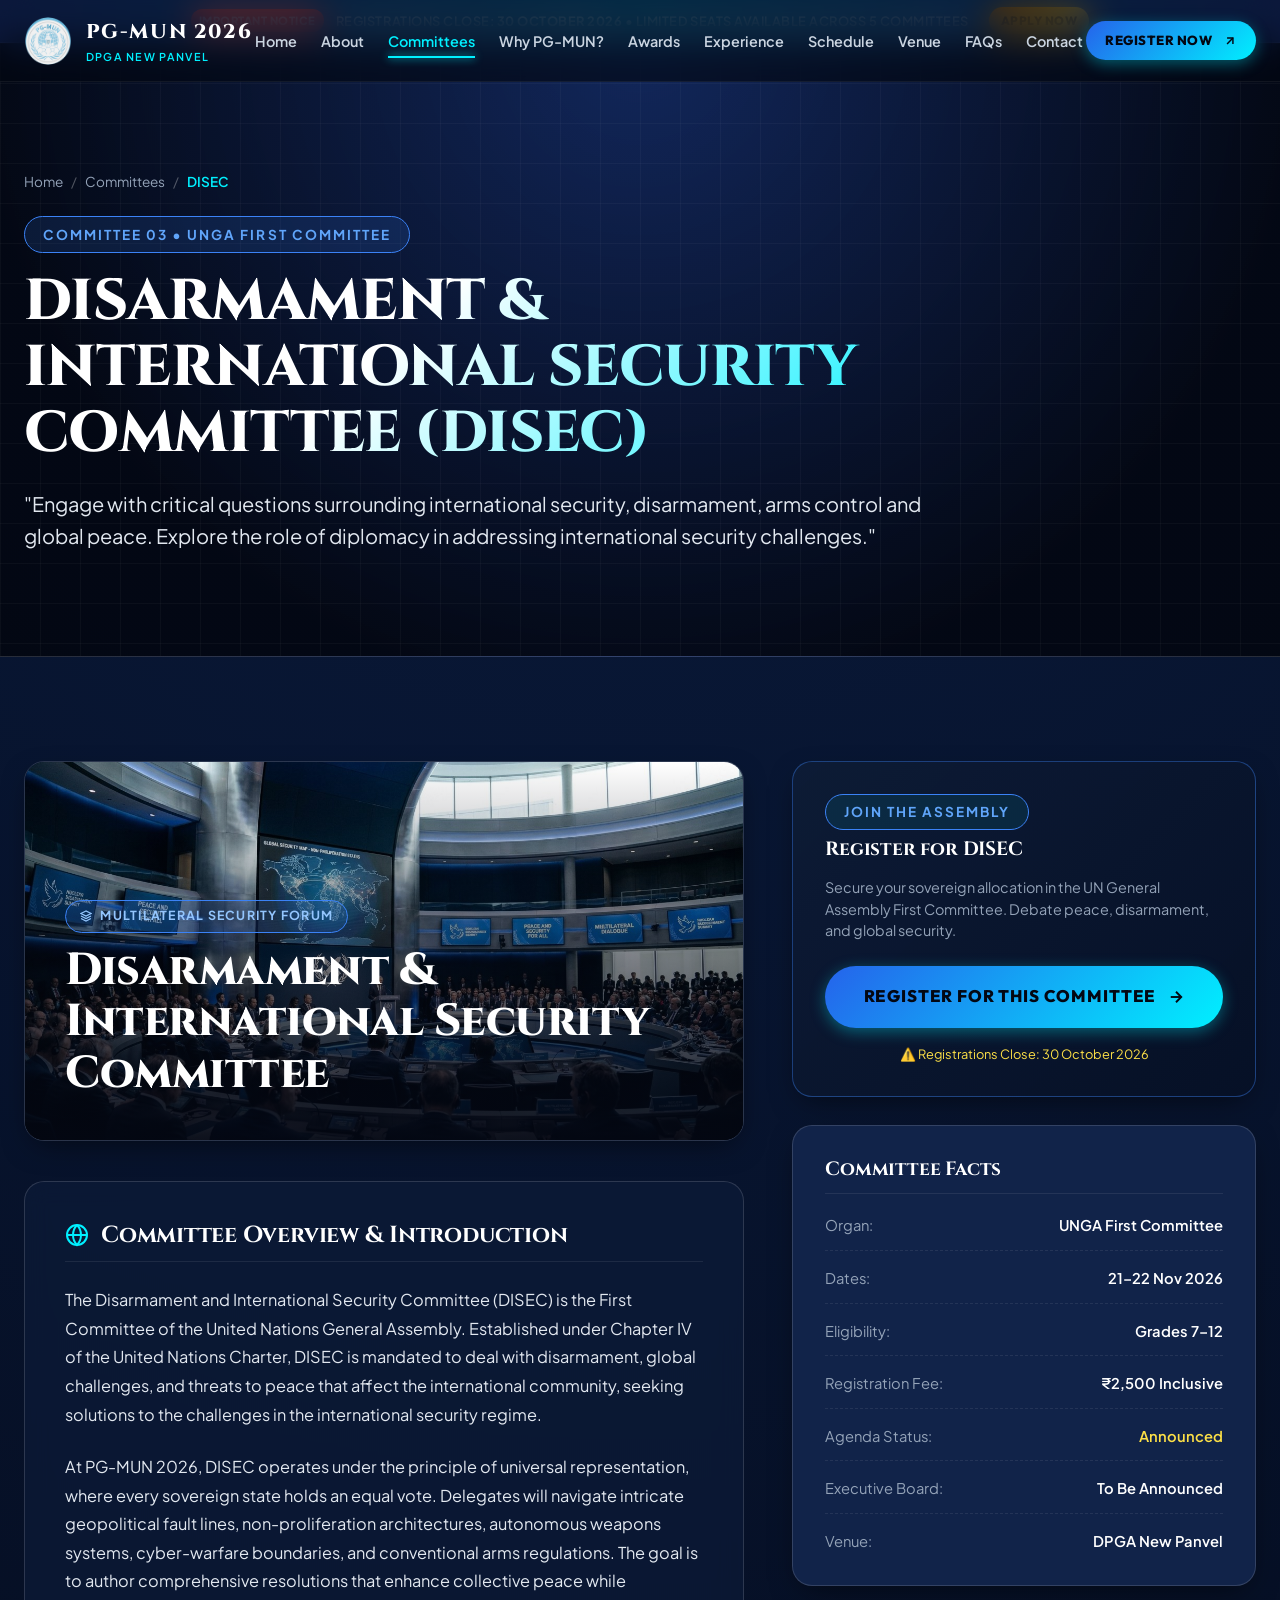
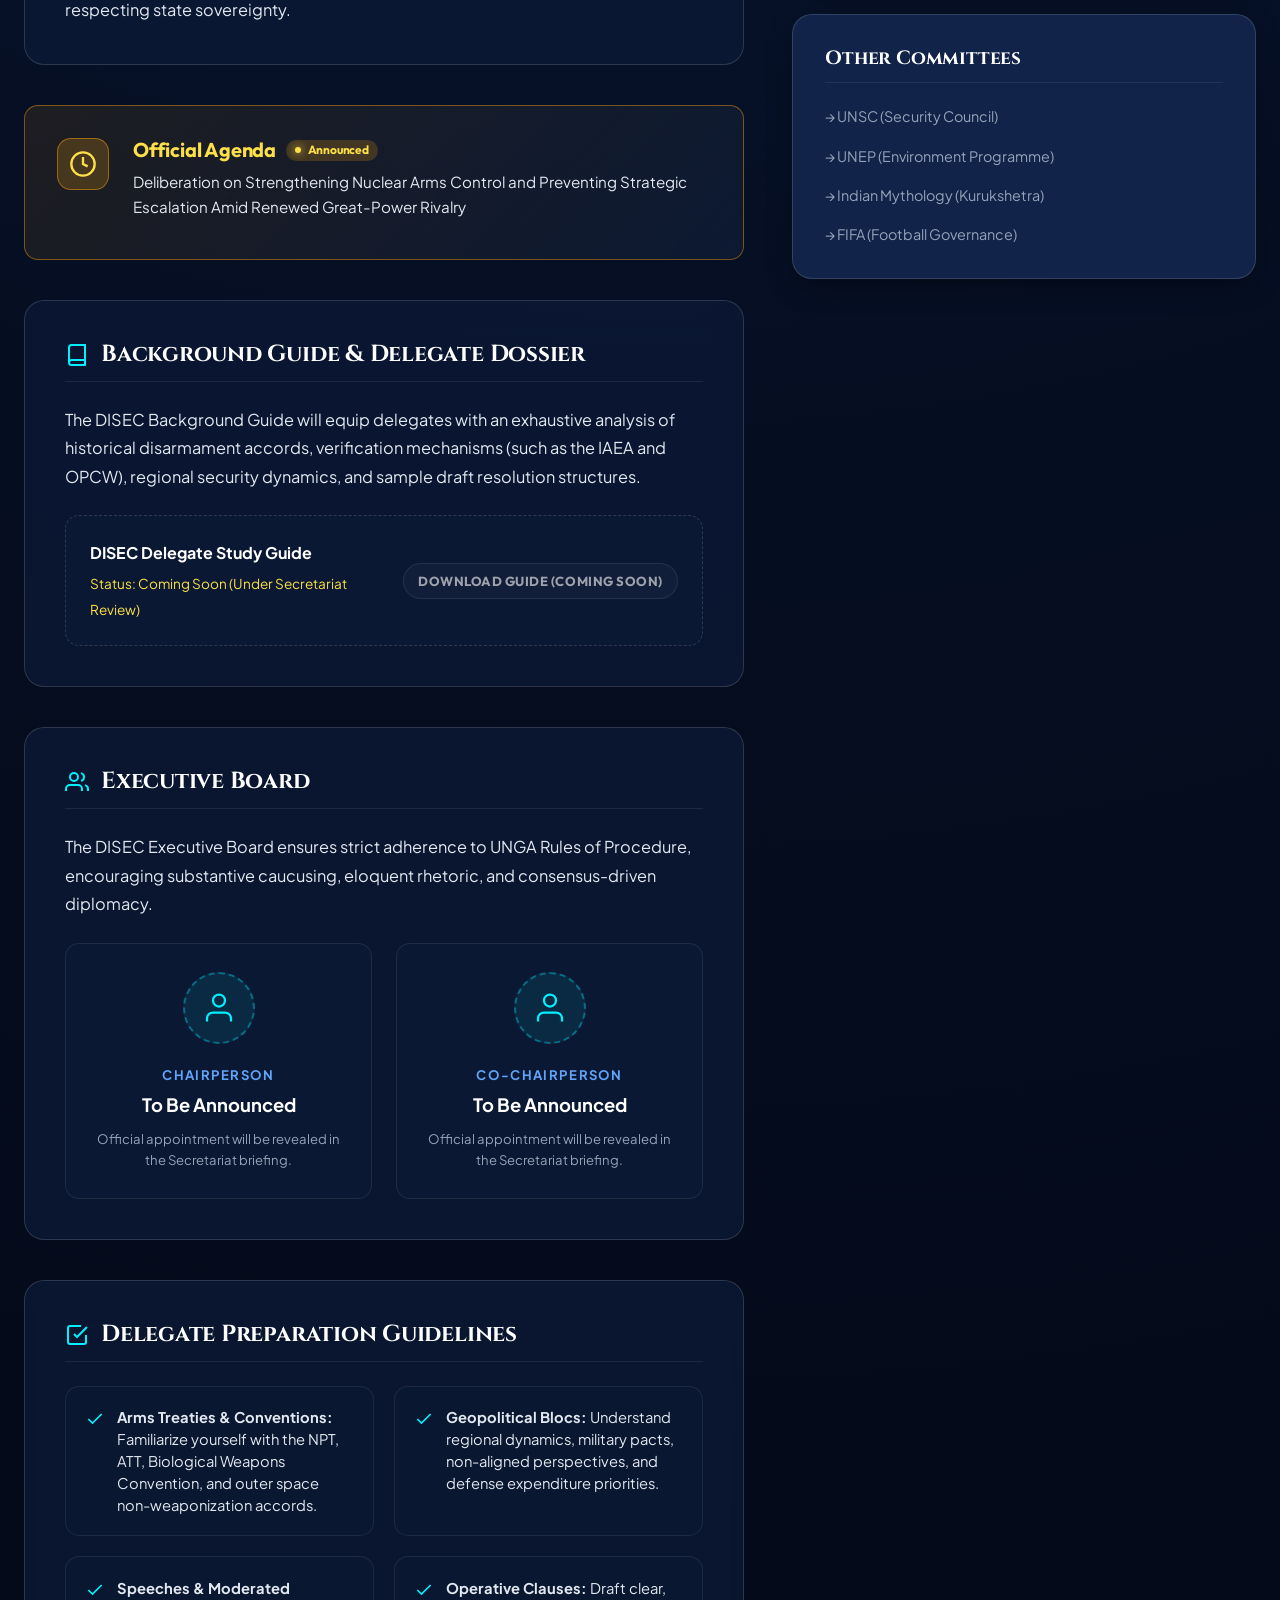
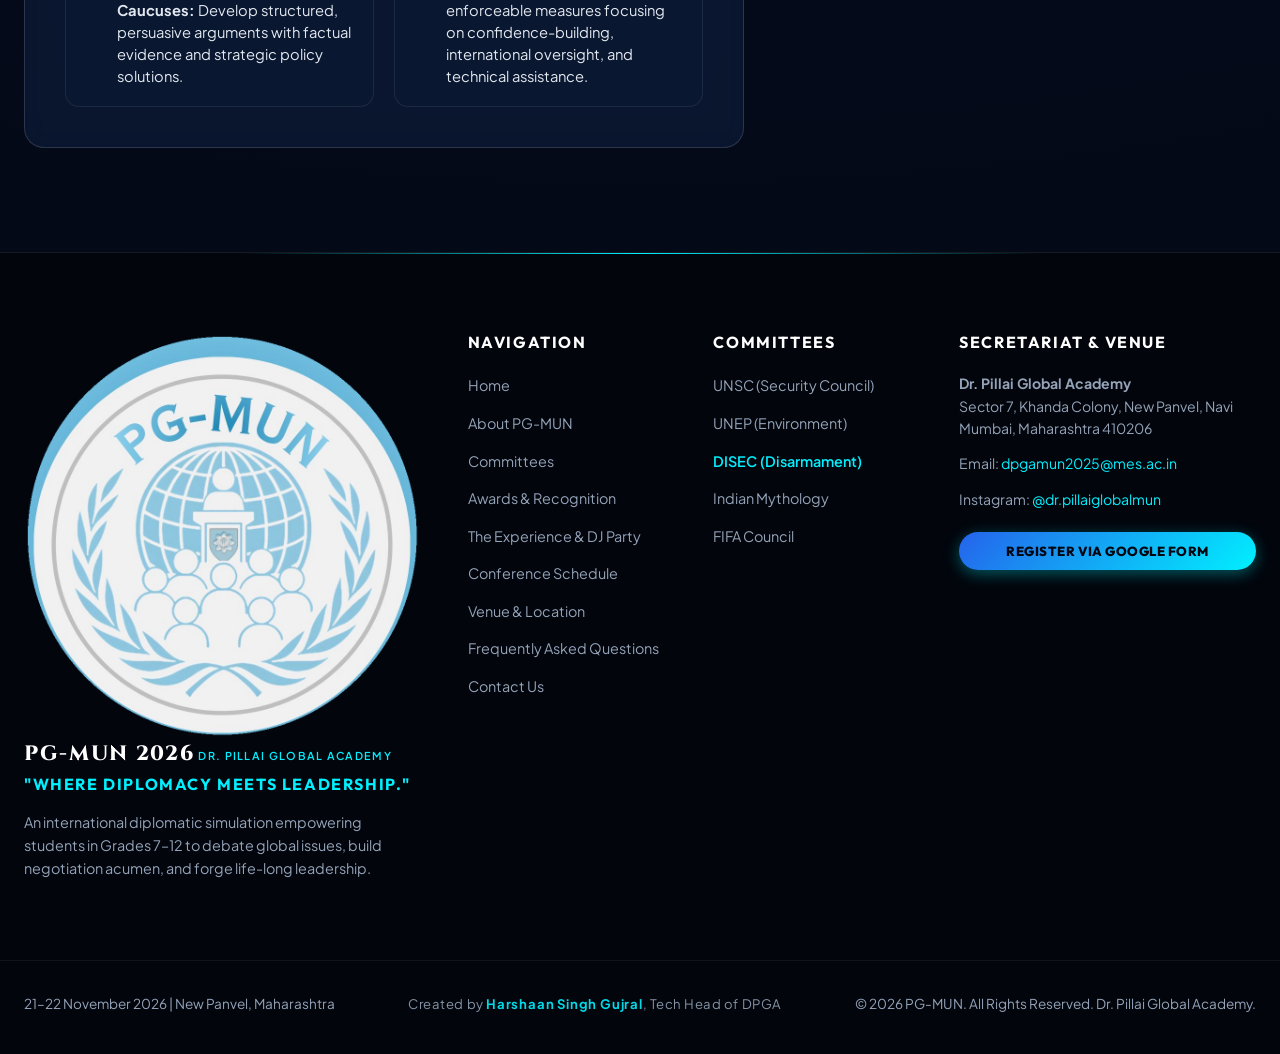
<file: committee-disec.html>
<!DOCTYPE html>
<html lang="en">
<head>
  <meta charset="UTF-8">
  <meta name="viewport" content="width=device-width, initial-scale=1.0">
  <title>DISEC | Disarmament &amp; International Security Committee | PG-MUN 2026</title>
  <meta name="description" content="Official committee page for the Disarmament and International Security Committee (DISEC) at PG-MUN 2026, Dr. Pillai Global Academy. Debate global disarmament, non-proliferation, and security.">
  <meta name="keywords" content="DISEC, Disarmament, International Security, UNGA First Committee, PG-MUN 2026, DPGA, Model United Nations">
  <link rel="icon" type="image/png" href="assets/images/pgmun_logo.png">
  <link rel="stylesheet" href="assets/css/style.css">
</head>
<body>

  <!-- Top Announcement Bar -->
  <div class="top-announcement-bar">
    <span class="badge-alert">Important Notice</span>
    <span>REGISTRATIONS CLOSE: <strong>30 OCTOBER 2026</strong> • LIMITED SEATS AVAILABLE ACROSS 5 COMMITTEES</span>
    <a href="https://docs.google.com/forms/d/e/1FAIpQLSeMNv4Wtp6TJ-hSDyX7u2MZJtW9Ut5UFmDq5buCmw1AXc2uBw/viewform" target="_blank" rel="noopener noreferrer" class="btn btn-sm btn-gold" style="margin-left: 0.5rem; padding: 0.25rem 0.75rem; font-size: 0.75rem;">Apply Now</a>
  </div>

  <!-- Sticky Navigation Bar -->
  <header class="navbar" id="mainNavbar">
    <div class="container-wide nav-container">
      <a href="index.html" class="nav-brand" aria-label="PG-MUN 2026 Home">
        <img src="assets/images/pgmun_logo.png" alt="PG-MUN 2026 Official Logo" class="nav-logo">
        <div class="nav-brand-text">
          <span class="brand-title">PG-MUN 2026</span>
          <span class="brand-subtitle">DPGA New Panvel</span>
        </div>
      </a>

      <nav>
        <ul class="nav-menu" id="navMenu">
          <li><a href="index.html" class="nav-link">Home</a></li>
          <li><a href="about.html" class="nav-link">About</a></li>
          <li><a href="committees.html" class="nav-link active">Committees</a></li>
          <li><a href="index.html#why-pgmun" class="nav-link">Why PG-MUN?</a></li>
          <li><a href="awards.html" class="nav-link">Awards</a></li>
          <li><a href="experience.html" class="nav-link">Experience</a></li>
          <li><a href="schedule.html" class="nav-link">Schedule</a></li>
          <li><a href="venue.html" class="nav-link">Venue</a></li>
          <li><a href="faqs.html" class="nav-link">FAQs</a></li>
          <li><a href="contact.html" class="nav-link">Contact</a></li>
        </ul>
      </nav>

      <div class="nav-cta">
        <a href="https://docs.google.com/forms/d/e/1FAIpQLSeMNv4Wtp6TJ-hSDyX7u2MZJtW9Ut5UFmDq5buCmw1AXc2uBw/viewform" target="_blank" rel="noopener noreferrer" class="btn btn-primary btn-sm">
          Register Now
          <svg width="14" height="14" viewBox="0 0 24 24" fill="none" stroke="currentColor" stroke-width="2.5"><line x1="7" y1="17" x2="17" y2="7"></line><polyline points="7 7 17 7 17 17"></polyline></svg>
        </a>
        <button class="nav-toggle" id="navToggle" aria-label="Toggle Navigation Menu">
          <svg width="26" height="26" viewBox="0 0 24 24" fill="none" stroke="currentColor" stroke-width="2"><line x1="3" y1="12" x2="21" y2="12"></line><line x1="3" y1="6" x2="21" y2="6"></line><line x1="3" y1="18" x2="21" y2="18"></line></svg>
        </button>
      </div>
    </div>
  </header>

  <!-- Inner Hero Header -->
  <section class="inner-hero">
    <div class="container">
      <div class="breadcrumb-nav">
        <a href="index.html">Home</a>
        <span class="separator">/</span>
        <a href="committees.html">Committees</a>
        <span class="separator">/</span>
        <span class="current">DISEC</span>
      </div>

      <div class="inner-hero-content">
        <div class="section-tag" style="background: rgba(59, 130, 246, 0.15); border-color: #3b82f6; color: #60a5fa;">Committee 03 • UNGA First Committee</div>
        <h1 class="inner-hero-title">DISARMAMENT &amp; INTERNATIONAL SECURITY COMMITTEE (DISEC)</h1>
        <p class="inner-hero-subtitle">
          "Engage with critical questions surrounding international security, disarmament, arms control and global peace. Explore the role of diplomacy in addressing international security challenges."
        </p>
      </div>
    </div>
  </section>

  <!-- Committee Detail Dossier Main Content -->
  <section class="section-padding">
    <div class="container">
      <div class="committee-layout-grid">
        
        <!-- Left: Main Dossier Details -->
        <div class="committee-main-dossier">

          <!-- Large Committee Banner -->
          <div class="committee-hero-banner">
            <img src="assets/images/banner_disec.jpg" alt="Disarmament and International Security Committee Assembly Hall">
            <div class="committee-banner-overlay">
              <span class="committee-hero-pill" style="border-color: #3b82f6; color: #93c5fd; background: rgba(59, 130, 246, 0.15);">
                <svg width="12" height="12" viewBox="0 0 24 24" fill="none" stroke="currentColor" stroke-width="2.5"><polygon points="12 2 2 7 12 12 22 7 12 2"></polygon><polyline points="2 17 12 22 22 17"></polyline><polyline points="2 12 12 17 22 12"></polyline></svg>
                Multilateral Security Forum
              </span>
              <h2 class="committee-hero-name">Disarmament &amp; International Security Committee</h2>
            </div>
          </div>

          <!-- Committee Introduction & Description -->
          <div class="dossier-card">
            <h3 class="dossier-card-title">
              <svg width="24" height="24" viewBox="0 0 24 24" fill="none" stroke="currentColor" stroke-width="2"><circle cx="12" cy="12" r="10"></circle><path d="M12 2a14.5 14.5 0 0 0 0 20 14.5 14.5 0 0 0 0-20"></path><path d="M2 12h20"></path></svg>
              Committee Overview &amp; Introduction
            </h3>
            <p class="dossier-text">
              The Disarmament and International Security Committee (DISEC) is the First Committee of the United Nations General Assembly. Established under Chapter IV of the United Nations Charter, DISEC is mandated to deal with disarmament, global challenges, and threats to peace that affect the international community, seeking solutions to the challenges in the international security regime.
            </p>
            <p class="dossier-text">
              At PG-MUN 2026, DISEC operates under the principle of universal representation, where every sovereign state holds an equal vote. Delegates will navigate intricate geopolitical fault lines, non-proliferation architectures, autonomous weapons systems, cyber-warfare boundaries, and conventional arms regulations. The goal is to author comprehensive resolutions that enhance collective peace while respecting state sovereignty.
            </p>
          </div>

          <!-- Official Agenda -->
          <div class="agenda-notice-box">
            <div class="agenda-notice-icon">
              <svg width="28" height="28" viewBox="0 0 24 24" fill="none" stroke="currentColor" stroke-width="2"><circle cx="12" cy="12" r="10"></circle><polyline points="12 6 12 12 16 14"></polyline></svg>
            </div>
            <div class="agenda-notice-content">
              <h4>
                Official Agenda
                <span class="pulse-badge">Announced</span>
              </h4>
              <p style="color: var(--silver-primary); font-size: 0.95rem; margin-bottom: 0.5rem; line-height: 1.6;">
                Deliberation on Strengthening Nuclear Arms Control and Preventing Strategic Escalation Amid Renewed Great-Power Rivalry
              </p>
            </div>
          </div>

          <!-- Background Guide Section -->
          <div class="dossier-card">
            <h3 class="dossier-card-title">
              <svg width="24" height="24" viewBox="0 0 24 24" fill="none" stroke="currentColor" stroke-width="2"><path d="M4 19.5A2.5 2.5 0 0 1 6.5 17H20"></path><path d="M6.5 2H20v20H6.5A2.5 2.5 0 0 1 4 19.5v-15A2.5 2.5 0 0 1 6.5 2z"></path></svg>
              Background Guide &amp; Delegate Dossier
            </h3>
            <p class="dossier-text">
              The DISEC Background Guide will equip delegates with an exhaustive analysis of historical disarmament accords, verification mechanisms (such as the IAEA and OPCW), regional security dynamics, and sample draft resolution structures.
            </p>
            <div style="background: rgba(14, 28, 54, 0.6); border: 1px dashed var(--border-glass); border-radius: var(--radius-md); padding: 1.5rem; display: flex; align-items: center; justify-content: space-between; flex-wrap: gap; gap: 1rem;">
              <div>
                <strong style="color: #ffffff; display: block; margin-bottom: 0.25rem;">DISEC Delegate Study Guide</strong>
                <span style="font-size: 0.85rem; color: var(--gold-light);">Status: Coming Soon (Under Secretariat Review)</span>
              </div>
              <button class="btn btn-outline btn-sm" disabled style="opacity: 0.6; cursor: not-allowed;">
                Download Guide (Coming Soon)
              </button>
            </div>
          </div>

          <!-- Executive Board Section: Marked To Be Announced -->
          <div class="dossier-card">
            <h3 class="dossier-card-title">
              <svg width="24" height="24" viewBox="0 0 24 24" fill="none" stroke="currentColor" stroke-width="2"><path d="M17 21v-2a4 4 0 0 0-4-4H5a4 4 0 0 0-4 4v2"></path><circle cx="9" cy="7" r="4"></circle><path d="M23 21v-2a4 4 0 0 0-3-3.87"></path><path d="M16 3.13a4 4 0 0 1 0 7.75"></path></svg>
              Executive Board
            </h3>
            <p class="dossier-text">
              The DISEC Executive Board ensures strict adherence to UNGA Rules of Procedure, encouraging substantive caucusing, eloquent rhetoric, and consensus-driven diplomacy.
            </p>

            <div class="eb-grid">
              <!-- Chairperson -->
              <div class="eb-card">
                <div class="eb-avatar-box">
                  <svg width="36" height="36" viewBox="0 0 24 24" fill="none" stroke="currentColor" stroke-width="1.5"><path d="M20 21v-2a4 4 0 0 0-4-4H8a4 4 0 0 0-4 4v2"></path><circle cx="12" cy="7" r="4"></circle></svg>
                </div>
                <div class="eb-role" style="color: #60a5fa;">Chairperson</div>
                <div class="eb-status">To Be Announced</div>
                <div class="eb-note">Official appointment will be revealed in the Secretariat briefing.</div>
              </div>

              <!-- Co-Chairperson -->
              <div class="eb-card">
                <div class="eb-avatar-box">
                  <svg width="36" height="36" viewBox="0 0 24 24" fill="none" stroke="currentColor" stroke-width="1.5"><path d="M20 21v-2a4 4 0 0 0-4-4H8a4 4 0 0 0-4 4v2"></path><circle cx="12" cy="7" r="4"></circle></svg>
                </div>
                <div class="eb-role" style="color: #60a5fa;">Co-Chairperson</div>
                <div class="eb-status">To Be Announced</div>
                <div class="eb-note">Official appointment will be revealed in the Secretariat briefing.</div>
              </div>
            </div>
          </div>

          <!-- Preparation Guidelines for Delegates -->
          <div class="dossier-card">
            <h3 class="dossier-card-title">
              <svg width="24" height="24" viewBox="0 0 24 24" fill="none" stroke="currentColor" stroke-width="2"><polyline points="9 11 12 14 22 4"></polyline><path d="M21 12v7a2 2 0 0 1-2 2H5a2 2 0 0 1-2-2V5a2 2 0 0 1 2-2h11"></path></svg>
              Delegate Preparation Guidelines
            </h3>
            <div class="checklist-grid">
              <div class="checklist-item">
                <svg width="20" height="20" viewBox="0 0 24 24" fill="none" stroke="currentColor" stroke-width="2"><polyline points="20 6 9 17 4 12"></polyline></svg>
                <p><strong>Arms Treaties &amp; Conventions:</strong> Familiarize yourself with the NPT, ATT, Biological Weapons Convention, and outer space non-weaponization accords.</p>
              </div>
              <div class="checklist-item">
                <svg width="20" height="20" viewBox="0 0 24 24" fill="none" stroke="currentColor" stroke-width="2"><polyline points="20 6 9 17 4 12"></polyline></svg>
                <p><strong>Geopolitical Blocs:</strong> Understand regional dynamics, military pacts, non-aligned perspectives, and defense expenditure priorities.</p>
              </div>
              <div class="checklist-item">
                <svg width="20" height="20" viewBox="0 0 24 24" fill="none" stroke="currentColor" stroke-width="2"><polyline points="20 6 9 17 4 12"></polyline></svg>
                <p><strong>Speeches &amp; Moderated Caucuses:</strong> Develop structured, persuasive arguments with factual evidence and strategic policy solutions.</p>
              </div>
              <div class="checklist-item">
                <svg width="20" height="20" viewBox="0 0 24 24" fill="none" stroke="currentColor" stroke-width="2"><polyline points="20 6 9 17 4 12"></polyline></svg>
                <p><strong>Operative Clauses:</strong> Draft clear, enforceable measures focusing on confidence-building, international oversight, and technical assistance.</p>
              </div>
            </div>
          </div>

        </div>

        <!-- Right: Sticky Sidebar Specs & CTA -->
        <aside class="committee-sidebar">
          
          <!-- Registration Widget -->
          <div class="sidebar-widget" style="border-color: rgba(59, 130, 246, 0.4); background: linear-gradient(135deg, rgba(14, 28, 54, 0.9) 0%, rgba(6, 16, 38, 0.95) 100%);">
            <div class="section-tag" style="margin-bottom: 0.5rem; color: #60a5fa; border-color: #3b82f6;">Join the Assembly</div>
            <h4 class="sidebar-widget-title" style="border: none; padding: 0; margin-bottom: 1rem;">Register for DISEC</h4>
            <p style="font-size: 0.9rem; color: var(--silver-muted); line-height: 1.5; margin-bottom: 1.5rem;">
              Secure your sovereign allocation in the UN General Assembly First Committee. Debate peace, disarmament, and global security.
            </p>
            <a href="https://docs.google.com/forms/d/e/1FAIpQLSeMNv4Wtp6TJ-hSDyX7u2MZJtW9Ut5UFmDq5buCmw1AXc2uBw/viewform" target="_blank" rel="noopener noreferrer" class="btn btn-primary btn-lg" style="width: 100%; text-align: center;">
              Register for This Committee
              <svg width="18" height="18" viewBox="0 0 24 24" fill="none" stroke="currentColor" stroke-width="2.5"><line x1="5" y1="12" x2="19" y2="12"></line><polyline points="12 5 19 12 12 19"></polyline></svg>
            </a>
            <div style="margin-top: 1rem; text-align: center; font-size: 0.8rem; color: var(--gold-light);">
              ⚠️ Registrations Close: 30 October 2026
            </div>
          </div>

          <!-- Committee Specifications -->
          <div class="sidebar-widget">
            <h4 class="sidebar-widget-title">Committee Facts</h4>
            <div class="sidebar-spec-list">
              <div class="spec-item">
                <span class="spec-label">Organ:</span>
                <span class="spec-value">UNGA First Committee</span>
              </div>
              <div class="spec-item">
                <span class="spec-label">Dates:</span>
                <span class="spec-value">21–22 Nov 2026</span>
              </div>
              <div class="spec-item">
                <span class="spec-label">Eligibility:</span>
                <span class="spec-value">Grades 7–12</span>
              </div>
              <div class="spec-item">
                <span class="spec-label">Registration Fee:</span>
                <span class="spec-value">₹2,500 Inclusive</span>
              </div>
              <div class="spec-item">
                <span class="spec-label">Agenda Status:</span>
                <span class="spec-value" style="color: var(--gold-light);">Announced</span>
              </div>
              <div class="spec-item">
                <span class="spec-label">Executive Board:</span>
                <span class="spec-value">To Be Announced</span>
              </div>
              <div class="spec-item">
                <span class="spec-label">Venue:</span>
                <span class="spec-value">DPGA New Panvel</span>
              </div>
            </div>
          </div>

          <!-- Navigation to other committees -->
          <div class="sidebar-widget">
            <h4 class="sidebar-widget-title">Other Committees</h4>
            <ul class="footer-links" style="gap: 0.85rem;">
              <li><a href="committee-unsc.html">→ UNSC (Security Council)</a></li>
              <li><a href="committee-unep.html">→ UNEP (Environment Programme)</a></li>
              <li><a href="committee-mythology.html">→ Indian Mythology (Kurukshetra)</a></li>
              <li><a href="committee-fifa.html">→ FIFA (Football Governance)</a></li>
            </ul>
          </div>

        </aside>

      </div>
    </div>
  </section>

  <!-- 16. Footer -->
  <footer class="footer">
    <div class="container footer-top">
      <div>
        <div class="footer-brand">
          <img src="assets/images/pgmun_logo.png" alt="PG-MUN Official Seal">
          <div class="brand-text">
            <span class="brand-title" style="font-size: 1.3rem;">PG-MUN 2026</span>
            <span class="brand-subtitle">Dr. Pillai Global Academy</span>
          </div>
        </div>
        <p class="footer-tagline">"WHERE DIPLOMACY MEETS LEADERSHIP."</p>
        <p style="font-size: 0.9rem; color: var(--silver-muted); margin-bottom: 1.5rem; line-height: 1.6;">
          An international diplomatic simulation empowering students in Grades 7–12 to debate global issues, build negotiation acumen, and forge life-long leadership.
        </p>
      </div>

      <div class="footer-col">
        <h4 class="footer-title">Navigation</h4>
        <ul class="footer-links">
          <li><a href="index.html">Home</a></li>
          <li><a href="about.html">About PG-MUN</a></li>
          <li><a href="committees.html">Committees</a></li>
          <li><a href="awards.html">Awards &amp; Recognition</a></li>
          <li><a href="experience.html">The Experience &amp; DJ Party</a></li>
          <li><a href="schedule.html">Conference Schedule</a></li>
          <li><a href="venue.html">Venue &amp; Location</a></li>
          <li><a href="faqs.html">Frequently Asked Questions</a></li>
          <li><a href="contact.html">Contact Us</a></li>
        </ul>
      </div>

      <div class="footer-col">
        <h4 class="footer-title">Committees</h4>
        <ul class="footer-links">
          <li><a href="committee-unsc.html">UNSC (Security Council)</a></li>
          <li><a href="committee-unep.html">UNEP (Environment)</a></li>
          <li><a href="committee-disec.html" style="color: var(--cyan-bright); font-weight: 600;">DISEC (Disarmament)</a></li>
          <li><a href="committee-mythology.html">Indian Mythology</a></li>
          <li><a href="committee-fifa.html">FIFA Council</a></li>
        </ul>
      </div>

      <div class="footer-col">
        <h4 class="footer-title">Secretariat &amp; Venue</h4>
        <p style="font-size: 0.88rem; color: var(--silver-muted); margin-bottom: 0.75rem; line-height: 1.6;">
          <strong>Dr. Pillai Global Academy</strong><br>
          Sector 7, Khanda Colony, New Panvel, Navi Mumbai, Maharashtra 410206
        </p>
        <p style="font-size: 0.88rem; color: var(--silver-muted); margin-bottom: 0.75rem;">
          Email: <a href="mailto:dpgamun2025@mes.ac.in" style="color: var(--cyan-bright);">dpgamun2025@mes.ac.in</a>
        </p>
        <p style="font-size: 0.88rem; color: var(--silver-muted); margin-bottom: 1.25rem;">
          Instagram: <a href="https://www.instagram.com/dr.pillaiglobalmun/" target="_blank" rel="noopener noreferrer" style="color: var(--cyan-bright);">@dr.pillaiglobalmun</a>
        </p>
        <a href="https://docs.google.com/forms/d/e/1FAIpQLSeMNv4Wtp6TJ-hSDyX7u2MZJtW9Ut5UFmDq5buCmw1AXc2uBw/viewform" target="_blank" rel="noopener noreferrer" class="btn btn-primary btn-sm" style="width: 100%;">
          Register via Google Form
        </a>
      </div>
    </div>

    <div class="container footer-bottom">
      <div>
        <span>21–22 November 2026 | New Panvel, Maharashtra</span>
      </div>
      <div class="footer-credit">
        Created by <span class="credit-name">Harshaan Singh Gujral</span>, Tech Head of DPGA
      </div>
      <div>
        <span>&copy; 2026 PG-MUN. All Rights Reserved. Dr. Pillai Global Academy.</span>
      </div>
    </div>
  </footer>

  <!-- Floating Back to Top Button -->
  <button class="back-to-top" id="backToTop" aria-label="Back to Top">
    <svg width="20" height="20" viewBox="0 0 24 24" fill="none" stroke="currentColor" stroke-width="2.5"><polyline points="18 15 12 9 6 15"></polyline></svg>
  </button>

  <script src="assets/js/main.js"></script>
</body>
</html>
</file>
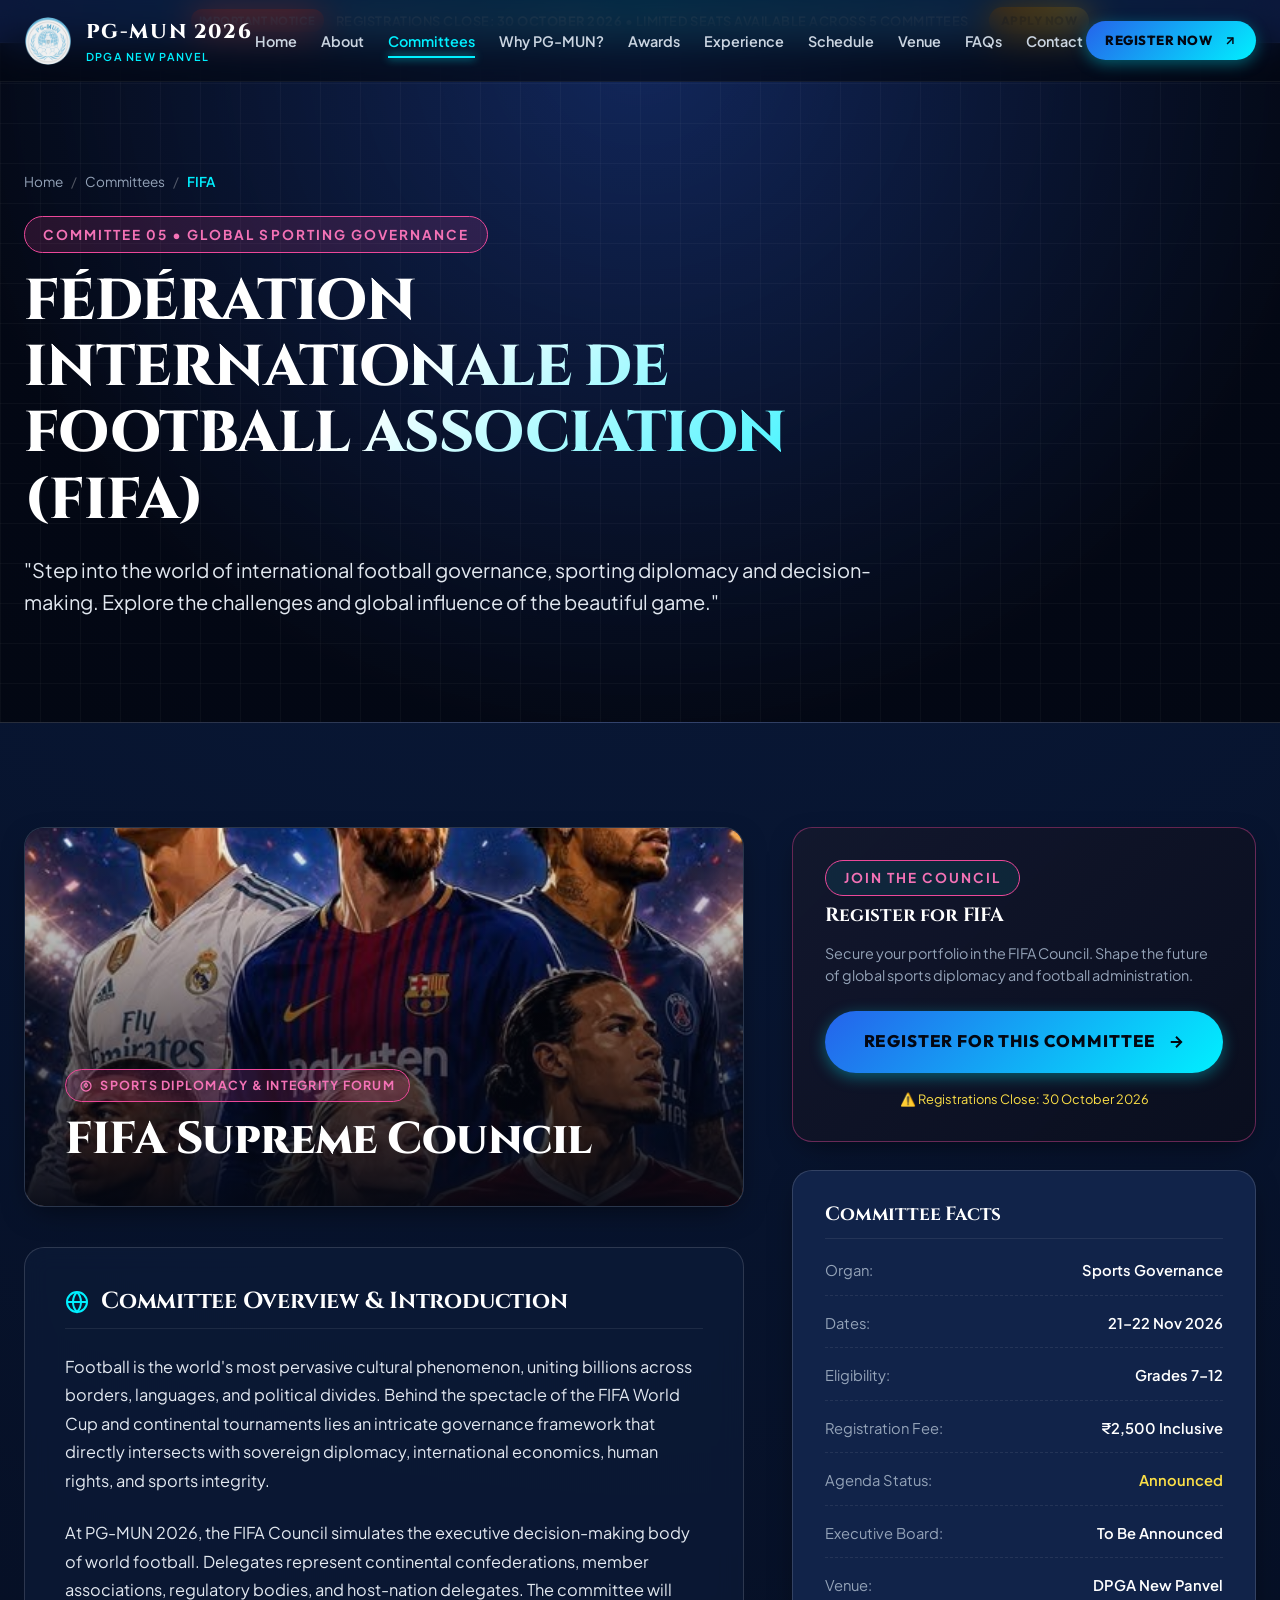
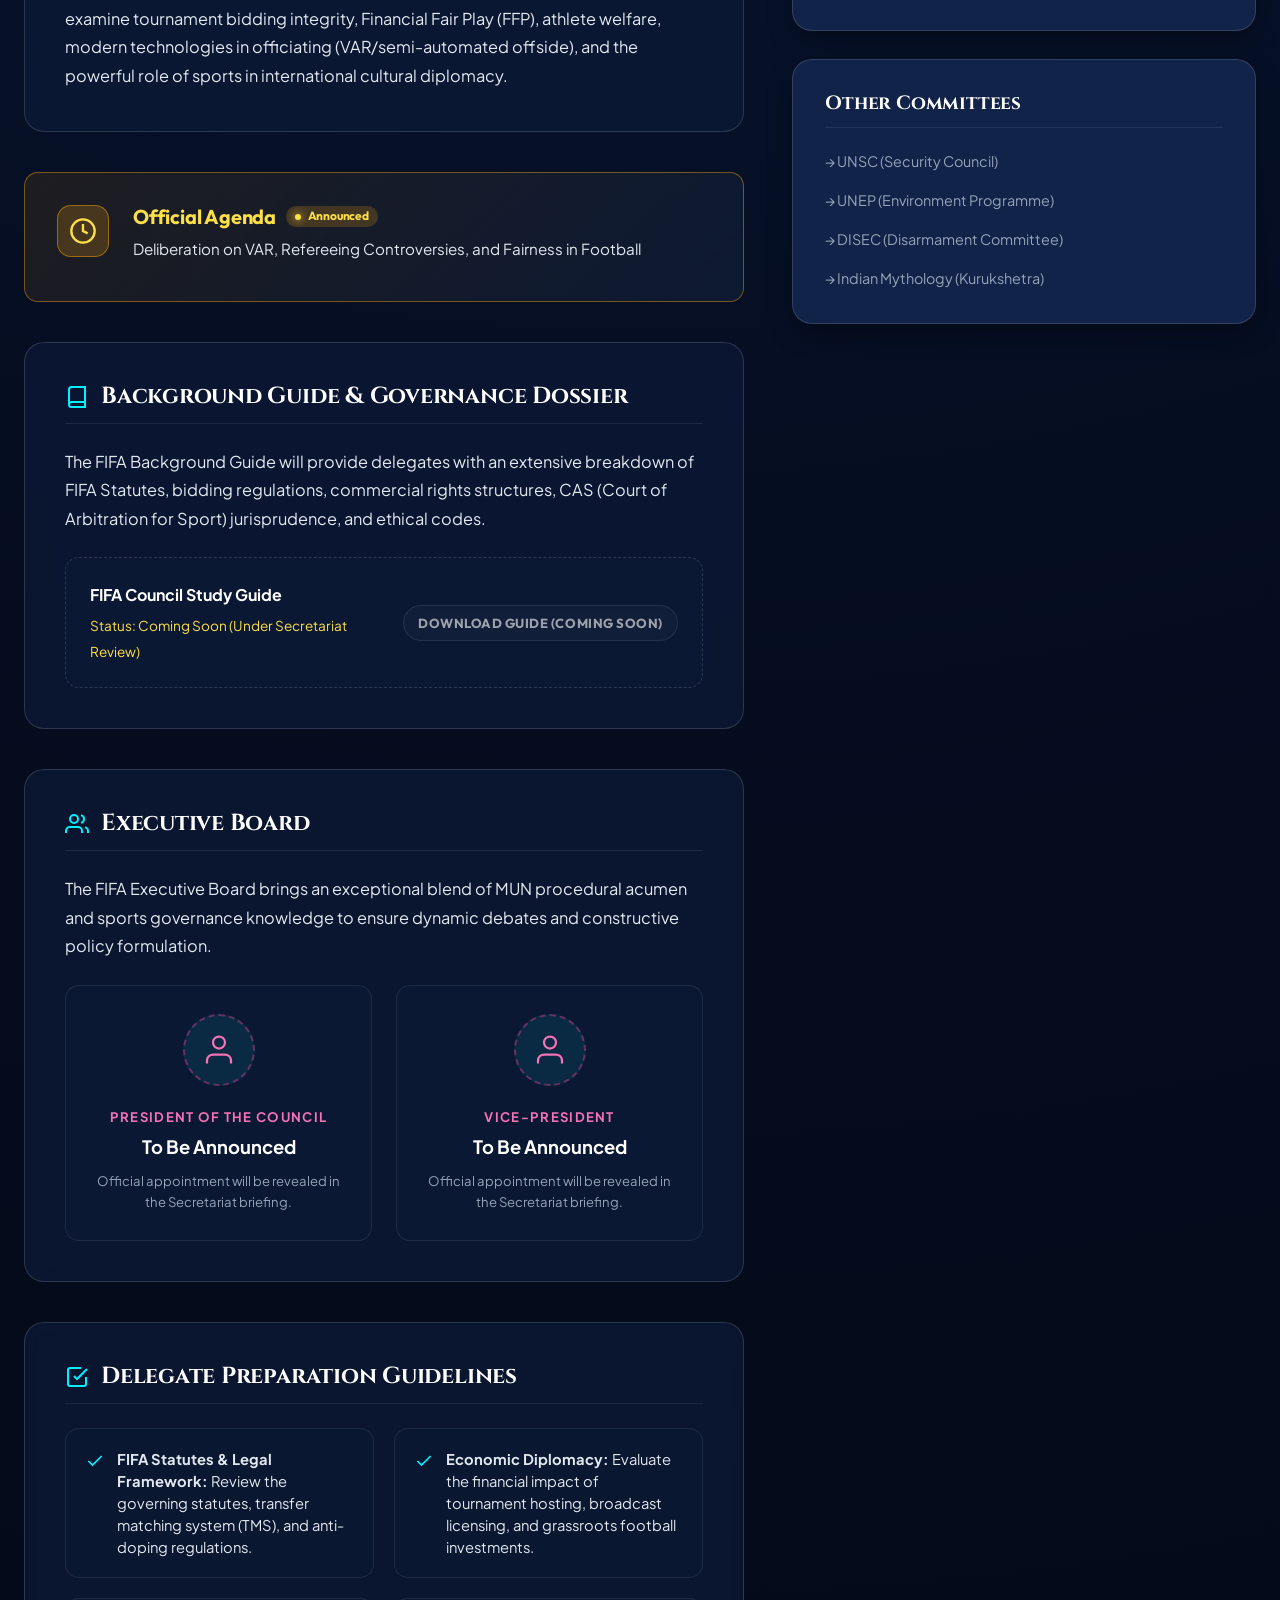
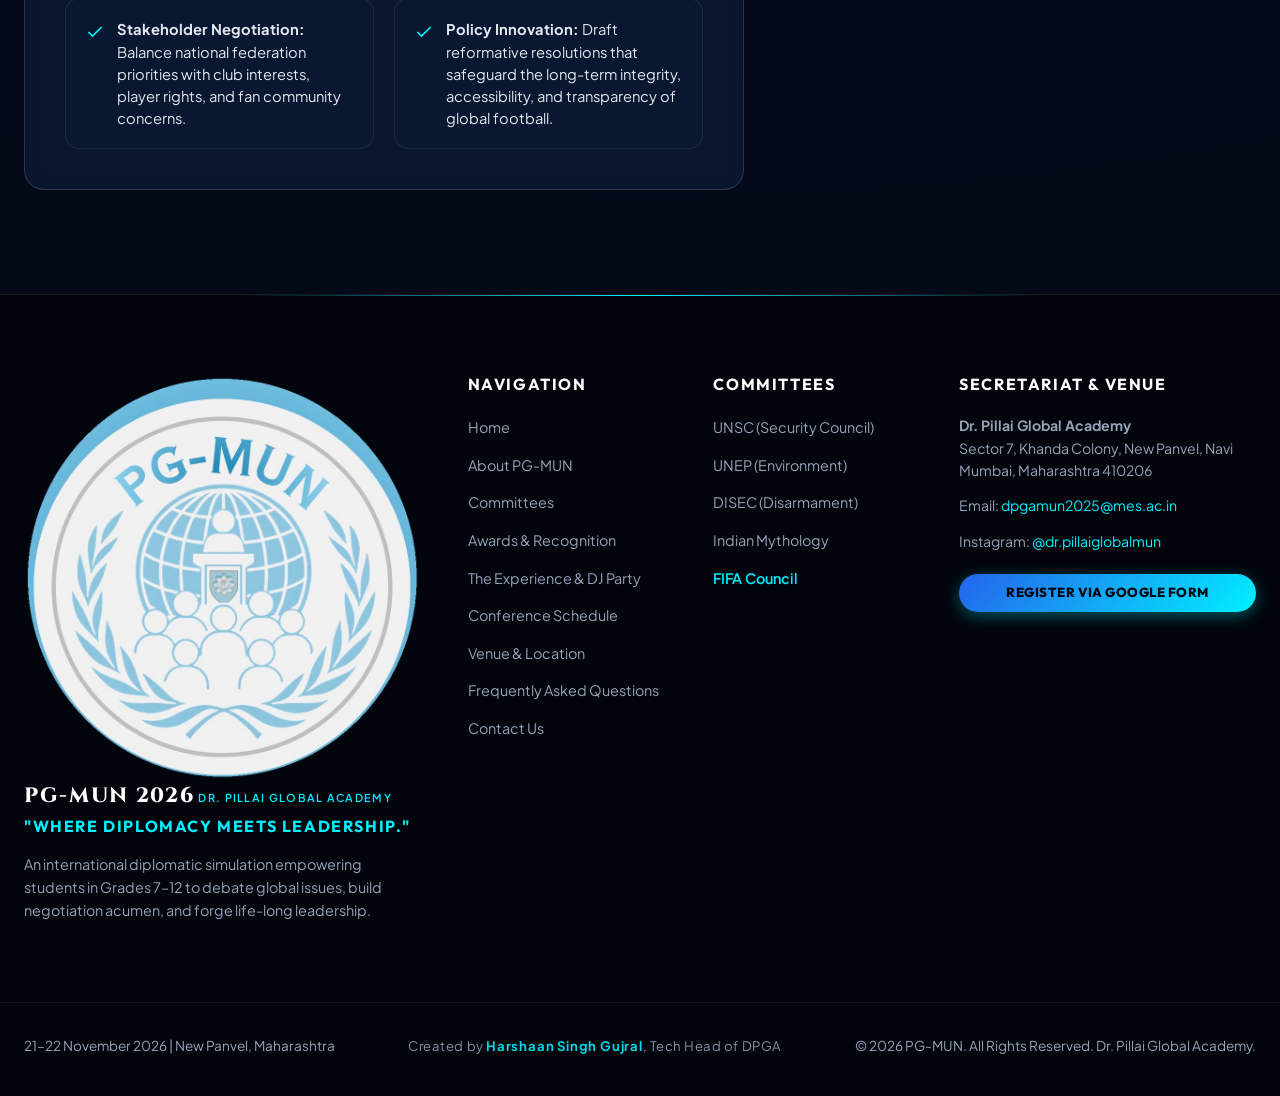
<file: committee-fifa.html>
<!DOCTYPE html>
<html lang="en">
<head>
  <meta charset="UTF-8">
  <meta name="viewport" content="width=device-width, initial-scale=1.0">
  <title>FIFA Council | International Football Governance | PG-MUN 2026</title>
  <meta name="description" content="Official committee page for the FIFA Council at PG-MUN 2026, Dr. Pillai Global Academy. Explore sporting diplomacy, tournament bidding, and international football governance.">
  <meta name="keywords" content="FIFA Council, Sporting Diplomacy, Football Governance, PG-MUN 2026, DPGA, Model United Nations">
  <link rel="icon" type="image/png" href="assets/images/pgmun_logo.png">
  <link rel="stylesheet" href="assets/css/style.css">
</head>
<body>

  <!-- Top Announcement Bar -->
  <div class="top-announcement-bar">
    <span class="badge-alert">Important Notice</span>
    <span>REGISTRATIONS CLOSE: <strong>30 OCTOBER 2026</strong> • LIMITED SEATS AVAILABLE ACROSS 5 COMMITTEES</span>
    <a href="https://docs.google.com/forms/d/e/1FAIpQLSeMNv4Wtp6TJ-hSDyX7u2MZJtW9Ut5UFmDq5buCmw1AXc2uBw/viewform" target="_blank" rel="noopener noreferrer" class="btn btn-sm btn-gold" style="margin-left: 0.5rem; padding: 0.25rem 0.75rem; font-size: 0.75rem;">Apply Now</a>
  </div>

  <!-- Sticky Navigation Bar -->
  <header class="navbar" id="mainNavbar">
    <div class="container-wide nav-container">
      <a href="index.html" class="nav-brand" aria-label="PG-MUN 2026 Home">
        <img src="assets/images/pgmun_logo.png" alt="PG-MUN 2026 Official Logo" class="nav-logo">
        <div class="nav-brand-text">
          <span class="brand-title">PG-MUN 2026</span>
          <span class="brand-subtitle">DPGA New Panvel</span>
        </div>
      </a>

      <nav>
        <ul class="nav-menu" id="navMenu">
          <li><a href="index.html" class="nav-link">Home</a></li>
          <li><a href="about.html" class="nav-link">About</a></li>
          <li><a href="committees.html" class="nav-link active">Committees</a></li>
          <li><a href="index.html#why-pgmun" class="nav-link">Why PG-MUN?</a></li>
          <li><a href="awards.html" class="nav-link">Awards</a></li>
          <li><a href="experience.html" class="nav-link">Experience</a></li>
          <li><a href="schedule.html" class="nav-link">Schedule</a></li>
          <li><a href="venue.html" class="nav-link">Venue</a></li>
          <li><a href="faqs.html" class="nav-link">FAQs</a></li>
          <li><a href="contact.html" class="nav-link">Contact</a></li>
        </ul>
      </nav>

      <div class="nav-cta">
        <a href="https://docs.google.com/forms/d/e/1FAIpQLSeMNv4Wtp6TJ-hSDyX7u2MZJtW9Ut5UFmDq5buCmw1AXc2uBw/viewform" target="_blank" rel="noopener noreferrer" class="btn btn-primary btn-sm">
          Register Now
          <svg width="14" height="14" viewBox="0 0 24 24" fill="none" stroke="currentColor" stroke-width="2.5"><line x1="7" y1="17" x2="17" y2="7"></line><polyline points="7 7 17 7 17 17"></polyline></svg>
        </a>
        <button class="nav-toggle" id="navToggle" aria-label="Toggle Navigation Menu">
          <svg width="26" height="26" viewBox="0 0 24 24" fill="none" stroke="currentColor" stroke-width="2"><line x1="3" y1="12" x2="21" y2="12"></line><line x1="3" y1="6" x2="21" y2="6"></line><line x1="3" y1="18" x2="21" y2="18"></line></svg>
        </button>
      </div>
    </div>
  </header>

  <!-- Inner Hero Header -->
  <section class="inner-hero">
    <div class="container">
      <div class="breadcrumb-nav">
        <a href="index.html">Home</a>
        <span class="separator">/</span>
        <a href="committees.html">Committees</a>
        <span class="separator">/</span>
        <span class="current">FIFA</span>
      </div>

      <div class="inner-hero-content">
        <div class="section-tag" style="background: rgba(236, 72, 153, 0.15); border-color: #ec4899; color: #f472b6;">Committee 05 • Global Sporting Governance</div>
        <h1 class="inner-hero-title">FÉDÉRATION INTERNATIONALE DE FOOTBALL ASSOCIATION (FIFA)</h1>
        <p class="inner-hero-subtitle">
          "Step into the world of international football governance, sporting diplomacy and decision-making. Explore the challenges and global influence of the beautiful game."
        </p>
      </div>
    </div>
  </section>

  <!-- Committee Detail Dossier Main Content -->
  <section class="section-padding">
    <div class="container">
      <div class="committee-layout-grid">
        
        <!-- Left: Main Dossier Details -->
        <div class="committee-main-dossier">

          <!-- Large Committee Banner -->
          <div class="committee-hero-banner" style="background: #07152f;">
            <img src="assets/images/fifa_poster.jpg" alt="FIFA Council Sporting Diplomacy and Global Football" style="object-position: center 20%;">
            <div class="committee-banner-overlay">
              <span class="committee-hero-pill" style="border-color: #ec4899; color: #f472b6; background: rgba(236, 72, 153, 0.15);">
                <svg width="12" height="12" viewBox="0 0 24 24" fill="none" stroke="currentColor" stroke-width="2.5"><circle cx="12" cy="12" r="10"></circle><polygon points="12 6 15 10 13 14 11 14 9 10 12 6"></polygon></svg>
                Sports Diplomacy &amp; Integrity Forum
              </span>
              <h2 class="committee-hero-name">FIFA Supreme Council</h2>
            </div>
          </div>

          <!-- Committee Introduction & Description -->
          <div class="dossier-card">
            <h3 class="dossier-card-title">
              <svg width="24" height="24" viewBox="0 0 24 24" fill="none" stroke="currentColor" stroke-width="2"><circle cx="12" cy="12" r="10"></circle><path d="M12 2a14.5 14.5 0 0 0 0 20 14.5 14.5 0 0 0 0-20"></path><path d="M2 12h20"></path></svg>
              Committee Overview &amp; Introduction
            </h3>
            <p class="dossier-text">
              Football is the world's most pervasive cultural phenomenon, uniting billions across borders, languages, and political divides. Behind the spectacle of the FIFA World Cup and continental tournaments lies an intricate governance framework that directly intersects with sovereign diplomacy, international economics, human rights, and sports integrity.
            </p>
            <p class="dossier-text">
              At PG-MUN 2026, the FIFA Council simulates the executive decision-making body of world football. Delegates represent continental confederations, member associations, regulatory bodies, and host-nation delegates. The committee will examine tournament bidding integrity, Financial Fair Play (FFP), athlete welfare, modern technologies in officiating (VAR/semi-automated offside), and the powerful role of sports in international cultural diplomacy.
            </p>
          </div>

          <!-- Official Agenda -->
          <div class="agenda-notice-box">
            <div class="agenda-notice-icon">
              <svg width="28" height="28" viewBox="0 0 24 24" fill="none" stroke="currentColor" stroke-width="2"><circle cx="12" cy="12" r="10"></circle><polyline points="12 6 12 12 16 14"></polyline></svg>
            </div>
            <div class="agenda-notice-content">
              <h4>
                Official Agenda
                <span class="pulse-badge">Announced</span>
              </h4>
              <p style="color: var(--silver-primary); font-size: 0.95rem; margin-bottom: 0.5rem; line-height: 1.6;">
                Deliberation on VAR, Refereeing Controversies, and Fairness in Football
              </p>
            </div>
          </div>

          <!-- Background Guide Section -->
          <div class="dossier-card">
            <h3 class="dossier-card-title">
              <svg width="24" height="24" viewBox="0 0 24 24" fill="none" stroke="currentColor" stroke-width="2"><path d="M4 19.5A2.5 2.5 0 0 1 6.5 17H20"></path><path d="M6.5 2H20v20H6.5A2.5 2.5 0 0 1 4 19.5v-15A2.5 2.5 0 0 1 6.5 2z"></path></svg>
              Background Guide &amp; Governance Dossier
            </h3>
            <p class="dossier-text">
              The FIFA Background Guide will provide delegates with an extensive breakdown of FIFA Statutes, bidding regulations, commercial rights structures, CAS (Court of Arbitration for Sport) jurisprudence, and ethical codes.
            </p>
            <div style="background: rgba(14, 28, 54, 0.6); border: 1px dashed var(--border-glass); border-radius: var(--radius-md); padding: 1.5rem; display: flex; align-items: center; justify-content: space-between; flex-wrap: gap; gap: 1rem;">
              <div>
                <strong style="color: #ffffff; display: block; margin-bottom: 0.25rem;">FIFA Council Study Guide</strong>
                <span style="font-size: 0.85rem; color: var(--gold-light);">Status: Coming Soon (Under Secretariat Review)</span>
              </div>
              <button class="btn btn-outline btn-sm" disabled style="opacity: 0.6; cursor: not-allowed;">
                Download Guide (Coming Soon)
              </button>
            </div>
          </div>

          <!-- Executive Board Section: Marked To Be Announced -->
          <div class="dossier-card">
            <h3 class="dossier-card-title">
              <svg width="24" height="24" viewBox="0 0 24 24" fill="none" stroke="currentColor" stroke-width="2"><path d="M17 21v-2a4 4 0 0 0-4-4H5a4 4 0 0 0-4 4v2"></path><circle cx="9" cy="7" r="4"></circle><path d="M23 21v-2a4 4 0 0 0-3-3.87"></path><path d="M16 3.13a4 4 0 0 1 0 7.75"></path></svg>
              Executive Board
            </h3>
            <p class="dossier-text">
              The FIFA Executive Board brings an exceptional blend of MUN procedural acumen and sports governance knowledge to ensure dynamic debates and constructive policy formulation.
            </p>

            <div class="eb-grid">
              <!-- Chairperson -->
              <div class="eb-card">
                <div class="eb-avatar-box" style="border-color: rgba(236, 72, 153, 0.4); color: #f472b6;">
                  <svg width="36" height="36" viewBox="0 0 24 24" fill="none" stroke="currentColor" stroke-width="1.5"><path d="M20 21v-2a4 4 0 0 0-4-4H8a4 4 0 0 0-4 4v2"></path><circle cx="12" cy="7" r="4"></circle></svg>
                </div>
                <div class="eb-role" style="color: #f472b6;">President of the Council</div>
                <div class="eb-status">To Be Announced</div>
                <div class="eb-note">Official appointment will be revealed in the Secretariat briefing.</div>
              </div>

              <!-- Co-Chairperson -->
              <div class="eb-card">
                <div class="eb-avatar-box" style="border-color: rgba(236, 72, 153, 0.4); color: #f472b6;">
                  <svg width="36" height="36" viewBox="0 0 24 24" fill="none" stroke="currentColor" stroke-width="1.5"><path d="M20 21v-2a4 4 0 0 0-4-4H8a4 4 0 0 0-4 4v2"></path><circle cx="12" cy="7" r="4"></circle></svg>
                </div>
                <div class="eb-role" style="color: #f472b6;">Vice-President</div>
                <div class="eb-status">To Be Announced</div>
                <div class="eb-note">Official appointment will be revealed in the Secretariat briefing.</div>
              </div>
            </div>
          </div>

          <!-- Preparation Guidelines for Delegates -->
          <div class="dossier-card">
            <h3 class="dossier-card-title">
              <svg width="24" height="24" viewBox="0 0 24 24" fill="none" stroke="currentColor" stroke-width="2"><polyline points="9 11 12 14 22 4"></polyline><path d="M21 12v7a2 2 0 0 1-2 2H5a2 2 0 0 1-2-2V5a2 2 0 0 1 2-2h11"></path></svg>
              Delegate Preparation Guidelines
            </h3>
            <div class="checklist-grid">
              <div class="checklist-item">
                <svg width="20" height="20" viewBox="0 0 24 24" fill="none" stroke="currentColor" stroke-width="2"><polyline points="20 6 9 17 4 12"></polyline></svg>
                <p><strong>FIFA Statutes &amp; Legal Framework:</strong> Review the governing statutes, transfer matching system (TMS), and anti-doping regulations.</p>
              </div>
              <div class="checklist-item">
                <svg width="20" height="20" viewBox="0 0 24 24" fill="none" stroke="currentColor" stroke-width="2"><polyline points="20 6 9 17 4 12"></polyline></svg>
                <p><strong>Economic Diplomacy:</strong> Evaluate the financial impact of tournament hosting, broadcast licensing, and grassroots football investments.</p>
              </div>
              <div class="checklist-item">
                <svg width="20" height="20" viewBox="0 0 24 24" fill="none" stroke="currentColor" stroke-width="2"><polyline points="20 6 9 17 4 12"></polyline></svg>
                <p><strong>Stakeholder Negotiation:</strong> Balance national federation priorities with club interests, player rights, and fan community concerns.</p>
              </div>
              <div class="checklist-item">
                <svg width="20" height="20" viewBox="0 0 24 24" fill="none" stroke="currentColor" stroke-width="2"><polyline points="20 6 9 17 4 12"></polyline></svg>
                <p><strong>Policy Innovation:</strong> Draft reformative resolutions that safeguard the long-term integrity, accessibility, and transparency of global football.</p>
              </div>
            </div>
          </div>

        </div>

        <!-- Right: Sticky Sidebar Specs & CTA -->
        <aside class="committee-sidebar">
          
          <!-- Registration Widget -->
          <div class="sidebar-widget" style="border-color: rgba(236, 72, 153, 0.4); background: linear-gradient(135deg, rgba(20, 24, 45, 0.9) 0%, rgba(10, 14, 30, 0.95) 100%);">
            <div class="section-tag" style="margin-bottom: 0.5rem; color: #f472b6; border-color: #ec4899;">Join the Council</div>
            <h4 class="sidebar-widget-title" style="border: none; padding: 0; margin-bottom: 1rem;">Register for FIFA</h4>
            <p style="font-size: 0.9rem; color: var(--silver-muted); line-height: 1.5; margin-bottom: 1.5rem;">
              Secure your portfolio in the FIFA Council. Shape the future of global sports diplomacy and football administration.
            </p>
            <a href="https://docs.google.com/forms/d/e/1FAIpQLSeMNv4Wtp6TJ-hSDyX7u2MZJtW9Ut5UFmDq5buCmw1AXc2uBw/viewform" target="_blank" rel="noopener noreferrer" class="btn btn-primary btn-lg" style="width: 100%; text-align: center;">
              Register for This Committee
              <svg width="18" height="18" viewBox="0 0 24 24" fill="none" stroke="currentColor" stroke-width="2.5"><line x1="5" y1="12" x2="19" y2="12"></line><polyline points="12 5 19 12 12 19"></polyline></svg>
            </a>
            <div style="margin-top: 1rem; text-align: center; font-size: 0.8rem; color: var(--gold-light);">
              ⚠️ Registrations Close: 30 October 2026
            </div>
          </div>

          <!-- Committee Specifications -->
          <div class="sidebar-widget">
            <h4 class="sidebar-widget-title">Committee Facts</h4>
            <div class="sidebar-spec-list">
              <div class="spec-item">
                <span class="spec-label">Organ:</span>
                <span class="spec-value">Sports Governance</span>
              </div>
              <div class="spec-item">
                <span class="spec-label">Dates:</span>
                <span class="spec-value">21–22 Nov 2026</span>
              </div>
              <div class="spec-item">
                <span class="spec-label">Eligibility:</span>
                <span class="spec-value">Grades 7–12</span>
              </div>
              <div class="spec-item">
                <span class="spec-label">Registration Fee:</span>
                <span class="spec-value">₹2,500 Inclusive</span>
              </div>
              <div class="spec-item">
                <span class="spec-label">Agenda Status:</span>
                <span class="spec-value" style="color: var(--gold-light);">Announced</span>
              </div>
              <div class="spec-item">
                <span class="spec-label">Executive Board:</span>
                <span class="spec-value">To Be Announced</span>
              </div>
              <div class="spec-item">
                <span class="spec-label">Venue:</span>
                <span class="spec-value">DPGA New Panvel</span>
              </div>
            </div>
          </div>

          <!-- Navigation to other committees -->
          <div class="sidebar-widget">
            <h4 class="sidebar-widget-title">Other Committees</h4>
            <ul class="footer-links" style="gap: 0.85rem;">
              <li><a href="committee-unsc.html">→ UNSC (Security Council)</a></li>
              <li><a href="committee-unep.html">→ UNEP (Environment Programme)</a></li>
              <li><a href="committee-disec.html">→ DISEC (Disarmament Committee)</a></li>
              <li><a href="committee-mythology.html">→ Indian Mythology (Kurukshetra)</a></li>
            </ul>
          </div>

        </aside>

      </div>
    </div>
  </section>

  <!-- 16. Footer -->
  <footer class="footer">
    <div class="container footer-top">
      <div>
        <div class="footer-brand">
          <img src="assets/images/pgmun_logo.png" alt="PG-MUN Official Seal">
          <div class="brand-text">
            <span class="brand-title" style="font-size: 1.3rem;">PG-MUN 2026</span>
            <span class="brand-subtitle">Dr. Pillai Global Academy</span>
          </div>
        </div>
        <p class="footer-tagline">"WHERE DIPLOMACY MEETS LEADERSHIP."</p>
        <p style="font-size: 0.9rem; color: var(--silver-muted); margin-bottom: 1.5rem; line-height: 1.6;">
          An international diplomatic simulation empowering students in Grades 7–12 to debate global issues, build negotiation acumen, and forge life-long leadership.
        </p>
      </div>

      <div class="footer-col">
        <h4 class="footer-title">Navigation</h4>
        <ul class="footer-links">
          <li><a href="index.html">Home</a></li>
          <li><a href="about.html">About PG-MUN</a></li>
          <li><a href="committees.html">Committees</a></li>
          <li><a href="awards.html">Awards &amp; Recognition</a></li>
          <li><a href="experience.html">The Experience &amp; DJ Party</a></li>
          <li><a href="schedule.html">Conference Schedule</a></li>
          <li><a href="venue.html">Venue &amp; Location</a></li>
          <li><a href="faqs.html">Frequently Asked Questions</a></li>
          <li><a href="contact.html">Contact Us</a></li>
        </ul>
      </div>

      <div class="footer-col">
        <h4 class="footer-title">Committees</h4>
        <ul class="footer-links">
          <li><a href="committee-unsc.html">UNSC (Security Council)</a></li>
          <li><a href="committee-unep.html">UNEP (Environment)</a></li>
          <li><a href="committee-disec.html">DISEC (Disarmament)</a></li>
          <li><a href="committee-mythology.html">Indian Mythology</a></li>
          <li><a href="committee-fifa.html" style="color: var(--cyan-bright); font-weight: 600;">FIFA Council</a></li>
        </ul>
      </div>

      <div class="footer-col">
        <h4 class="footer-title">Secretariat &amp; Venue</h4>
        <p style="font-size: 0.88rem; color: var(--silver-muted); margin-bottom: 0.75rem; line-height: 1.6;">
          <strong>Dr. Pillai Global Academy</strong><br>
          Sector 7, Khanda Colony, New Panvel, Navi Mumbai, Maharashtra 410206
        </p>
        <p style="font-size: 0.88rem; color: var(--silver-muted); margin-bottom: 0.75rem;">
          Email: <a href="mailto:dpgamun2025@mes.ac.in" style="color: var(--cyan-bright);">dpgamun2025@mes.ac.in</a>
        </p>
        <p style="font-size: 0.88rem; color: var(--silver-muted); margin-bottom: 1.25rem;">
          Instagram: <a href="https://www.instagram.com/dr.pillaiglobalmun/" target="_blank" rel="noopener noreferrer" style="color: var(--cyan-bright);">@dr.pillaiglobalmun</a>
        </p>
        <a href="https://docs.google.com/forms/d/e/1FAIpQLSeMNv4Wtp6TJ-hSDyX7u2MZJtW9Ut5UFmDq5buCmw1AXc2uBw/viewform" target="_blank" rel="noopener noreferrer" class="btn btn-primary btn-sm" style="width: 100%;">
          Register via Google Form
        </a>
      </div>
    </div>

    <div class="container footer-bottom">
      <div>
        <span>21–22 November 2026 | New Panvel, Maharashtra</span>
      </div>
      <div class="footer-credit">
        Created by <span class="credit-name">Harshaan Singh Gujral</span>, Tech Head of DPGA
      </div>
      <div>
        <span>&copy; 2026 PG-MUN. All Rights Reserved. Dr. Pillai Global Academy.</span>
      </div>
    </div>
  </footer>

  <!-- Floating Back to Top Button -->
  <button class="back-to-top" id="backToTop" aria-label="Back to Top">
    <svg width="20" height="20" viewBox="0 0 24 24" fill="none" stroke="currentColor" stroke-width="2.5"><polyline points="18 15 12 9 6 15"></polyline></svg>
  </button>

  <script src="assets/js/main.js"></script>
</body>
</html>
</file>
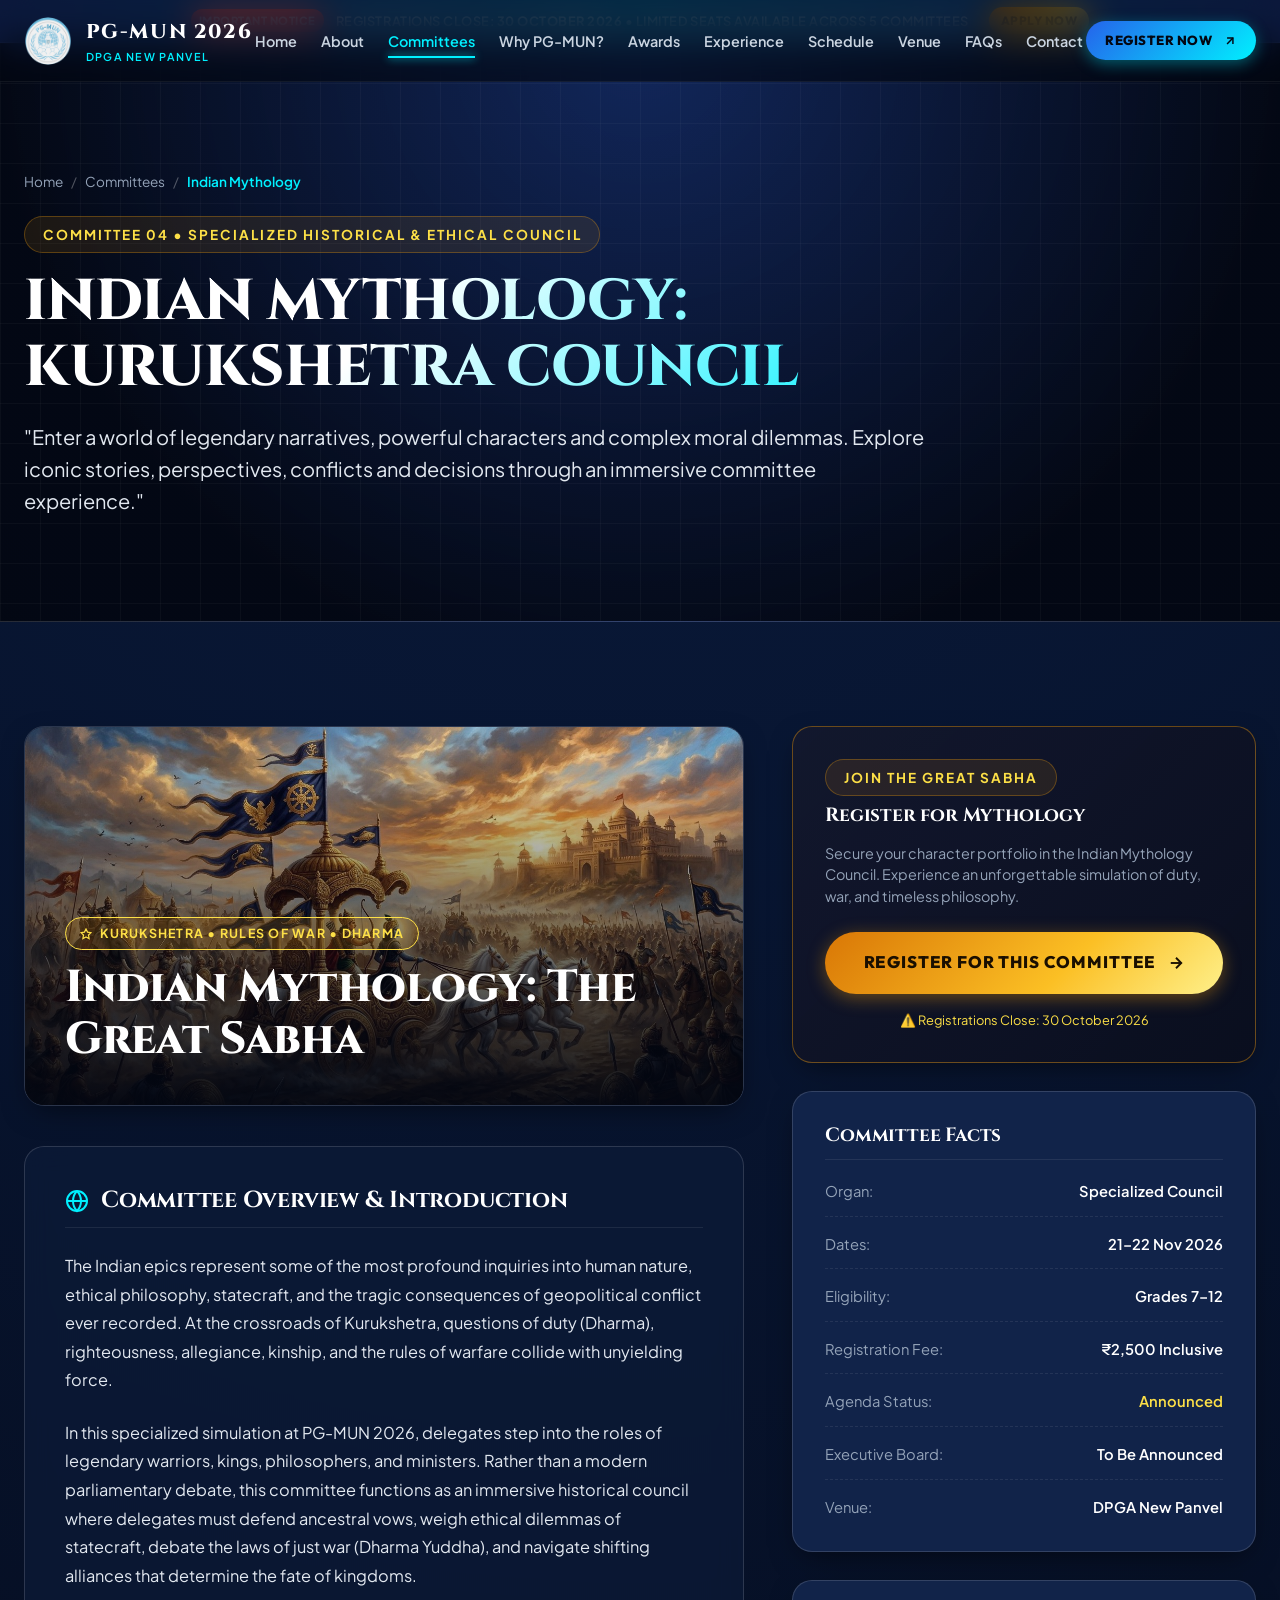
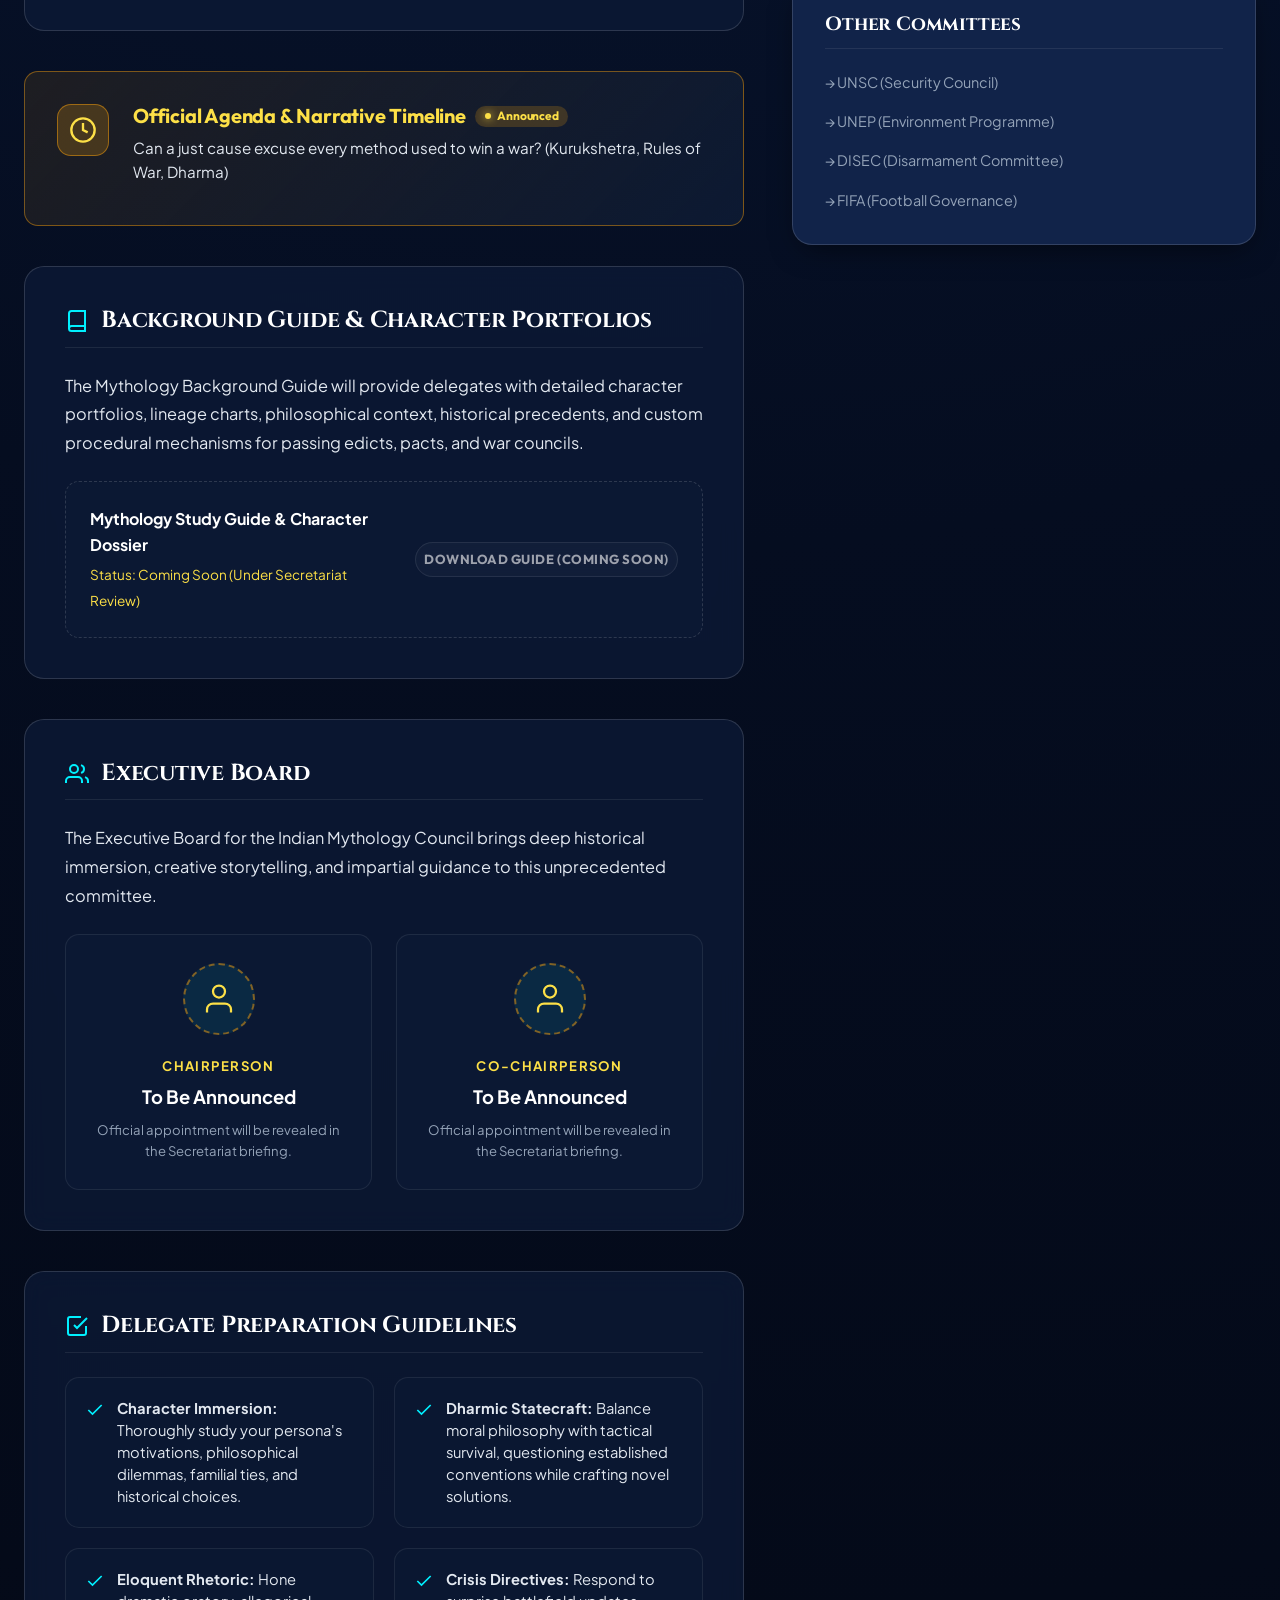
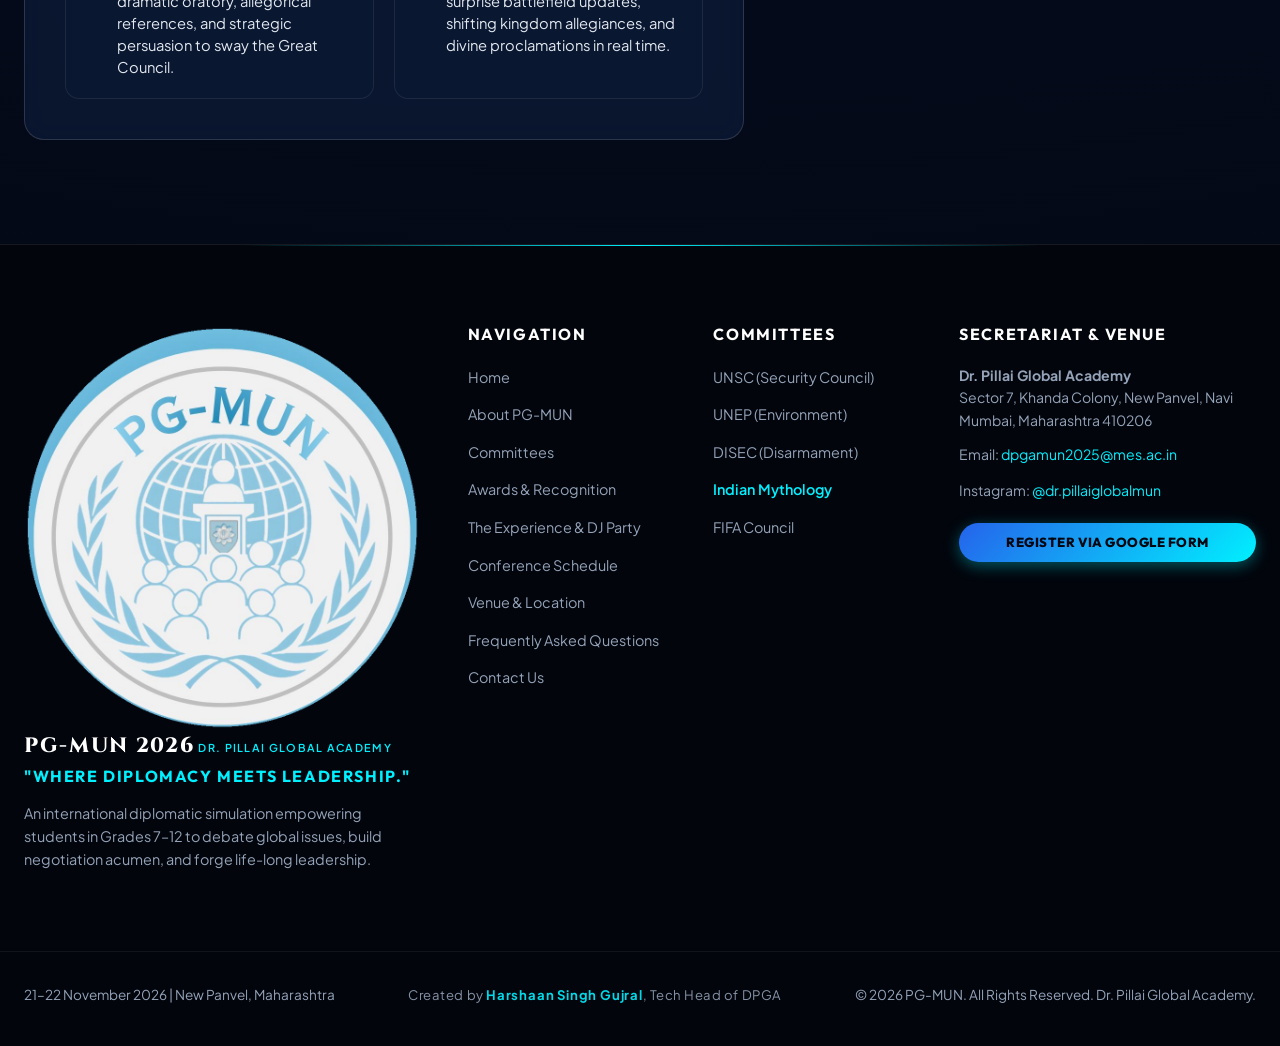
<file: committee-mythology.html>
<!DOCTYPE html>
<html lang="en">
<head>
  <meta charset="UTF-8">
  <meta name="viewport" content="width=device-width, initial-scale=1.0">
  <title>Indian Mythology | Kurukshetra &amp; Dharma | PG-MUN 2026</title>
  <meta name="description" content="Official committee page for the Indian Mythology Committee at PG-MUN 2026, Dr. Pillai Global Academy. Step into Kurukshetra, moral dilemmas, rules of war, and Dharma.">
  <meta name="keywords" content="Indian Mythology MUN, Kurukshetra, Dharma, Rules of War, PG-MUN 2026, DPGA, Specialized Historical Committee">
  <link rel="icon" type="image/png" href="assets/images/pgmun_logo.png">
  <link rel="stylesheet" href="assets/css/style.css">
</head>
<body>

  <!-- Top Announcement Bar -->
  <div class="top-announcement-bar">
    <span class="badge-alert">Important Notice</span>
    <span>REGISTRATIONS CLOSE: <strong>30 OCTOBER 2026</strong> • LIMITED SEATS AVAILABLE ACROSS 5 COMMITTEES</span>
    <a href="https://docs.google.com/forms/d/e/1FAIpQLSeMNv4Wtp6TJ-hSDyX7u2MZJtW9Ut5UFmDq5buCmw1AXc2uBw/viewform" target="_blank" rel="noopener noreferrer" class="btn btn-sm btn-gold" style="margin-left: 0.5rem; padding: 0.25rem 0.75rem; font-size: 0.75rem;">Apply Now</a>
  </div>

  <!-- Sticky Navigation Bar -->
  <header class="navbar" id="mainNavbar">
    <div class="container-wide nav-container">
      <a href="index.html" class="nav-brand" aria-label="PG-MUN 2026 Home">
        <img src="assets/images/pgmun_logo.png" alt="PG-MUN 2026 Official Logo" class="nav-logo">
        <div class="nav-brand-text">
          <span class="brand-title">PG-MUN 2026</span>
          <span class="brand-subtitle">DPGA New Panvel</span>
        </div>
      </a>

      <nav>
        <ul class="nav-menu" id="navMenu">
          <li><a href="index.html" class="nav-link">Home</a></li>
          <li><a href="about.html" class="nav-link">About</a></li>
          <li><a href="committees.html" class="nav-link active">Committees</a></li>
          <li><a href="index.html#why-pgmun" class="nav-link">Why PG-MUN?</a></li>
          <li><a href="awards.html" class="nav-link">Awards</a></li>
          <li><a href="experience.html" class="nav-link">Experience</a></li>
          <li><a href="schedule.html" class="nav-link">Schedule</a></li>
          <li><a href="venue.html" class="nav-link">Venue</a></li>
          <li><a href="faqs.html" class="nav-link">FAQs</a></li>
          <li><a href="contact.html" class="nav-link">Contact</a></li>
        </ul>
      </nav>

      <div class="nav-cta">
        <a href="https://docs.google.com/forms/d/e/1FAIpQLSeMNv4Wtp6TJ-hSDyX7u2MZJtW9Ut5UFmDq5buCmw1AXc2uBw/viewform" target="_blank" rel="noopener noreferrer" class="btn btn-primary btn-sm">
          Register Now
          <svg width="14" height="14" viewBox="0 0 24 24" fill="none" stroke="currentColor" stroke-width="2.5"><line x1="7" y1="17" x2="17" y2="7"></line><polyline points="7 7 17 7 17 17"></polyline></svg>
        </a>
        <button class="nav-toggle" id="navToggle" aria-label="Toggle Navigation Menu">
          <svg width="26" height="26" viewBox="0 0 24 24" fill="none" stroke="currentColor" stroke-width="2"><line x1="3" y1="12" x2="21" y2="12"></line><line x1="3" y1="6" x2="21" y2="6"></line><line x1="3" y1="18" x2="21" y2="18"></line></svg>
        </button>
      </div>
    </div>
  </header>

  <!-- Inner Hero Header -->
  <section class="inner-hero">
    <div class="container">
      <div class="breadcrumb-nav">
        <a href="index.html">Home</a>
        <span class="separator">/</span>
        <a href="committees.html">Committees</a>
        <span class="separator">/</span>
        <span class="current">Indian Mythology</span>
      </div>

      <div class="inner-hero-content">
        <div class="section-tag gold">Committee 04 • Specialized Historical &amp; Ethical Council</div>
        <h1 class="inner-hero-title">INDIAN MYTHOLOGY: KURUKSHETRA COUNCIL</h1>
        <p class="inner-hero-subtitle">
          "Enter a world of legendary narratives, powerful characters and complex moral dilemmas. Explore iconic stories, perspectives, conflicts and decisions through an immersive committee experience."
        </p>
      </div>
    </div>
  </section>

  <!-- Committee Detail Dossier Main Content -->
  <section class="section-padding">
    <div class="container">
      <div class="committee-layout-grid">
        
        <!-- Left: Main Dossier Details -->
        <div class="committee-main-dossier">

          <!-- Large Committee Banner -->
          <div class="committee-hero-banner">
            <img src="assets/images/banner_mythology.jpg" alt="Indian Mythology Kurukshetra Epic Chariot and Assembly">
            <div class="committee-banner-overlay">
              <span class="committee-hero-pill" style="border-color: var(--gold-light); color: var(--gold-light); background: rgba(245, 158, 11, 0.15);">
                <svg width="12" height="12" viewBox="0 0 24 24" fill="none" stroke="currentColor" stroke-width="2.5"><polygon points="12 2 15.09 8.26 22 9.27 17 14.14 18.18 21.02 12 17.77 5.82 21.02 7 14.14 2 9.27 8.91 8.26 12 2"></polygon></svg>
                Kurukshetra • Rules of War • Dharma
              </span>
              <h2 class="committee-hero-name">Indian Mythology: The Great Sabha</h2>
            </div>
          </div>

          <!-- Committee Introduction & Description -->
          <div class="dossier-card">
            <h3 class="dossier-card-title">
              <svg width="24" height="24" viewBox="0 0 24 24" fill="none" stroke="currentColor" stroke-width="2"><circle cx="12" cy="12" r="10"></circle><path d="M12 2a14.5 14.5 0 0 0 0 20 14.5 14.5 0 0 0 0-20"></path><path d="M2 12h20"></path></svg>
              Committee Overview &amp; Introduction
            </h3>
            <p class="dossier-text">
              The Indian epics represent some of the most profound inquiries into human nature, ethical philosophy, statecraft, and the tragic consequences of geopolitical conflict ever recorded. At the crossroads of Kurukshetra, questions of duty (Dharma), righteousness, allegiance, kinship, and the rules of warfare collide with unyielding force.
            </p>
            <p class="dossier-text">
              In this specialized simulation at PG-MUN 2026, delegates step into the roles of legendary warriors, kings, philosophers, and ministers. Rather than a modern parliamentary debate, this committee functions as an immersive historical council where delegates must defend ancestral vows, weigh ethical dilemmas of statecraft, debate the laws of just war (Dharma Yuddha), and navigate shifting alliances that determine the fate of kingdoms.
            </p>
          </div>

          <!-- Official Agenda -->
          <div class="agenda-notice-box">
            <div class="agenda-notice-icon">
              <svg width="28" height="28" viewBox="0 0 24 24" fill="none" stroke="currentColor" stroke-width="2"><circle cx="12" cy="12" r="10"></circle><polyline points="12 6 12 12 16 14"></polyline></svg>
            </div>
            <div class="agenda-notice-content">
              <h4>
                Official Agenda &amp; Narrative Timeline
                <span class="pulse-badge">Announced</span>
              </h4>
              <p style="color: var(--silver-primary); font-size: 0.95rem; margin-bottom: 0.5rem; line-height: 1.6;">
                Can a just cause excuse every method used to win a war? (Kurukshetra, Rules of War, Dharma)
              </p>
            </div>
          </div>

          <!-- Background Guide Section -->
          <div class="dossier-card">
            <h3 class="dossier-card-title">
              <svg width="24" height="24" viewBox="0 0 24 24" fill="none" stroke="currentColor" stroke-width="2"><path d="M4 19.5A2.5 2.5 0 0 1 6.5 17H20"></path><path d="M6.5 2H20v20H6.5A2.5 2.5 0 0 1 4 19.5v-15A2.5 2.5 0 0 1 6.5 2z"></path></svg>
              Background Guide &amp; Character Portfolios
            </h3>
            <p class="dossier-text">
              The Mythology Background Guide will provide delegates with detailed character portfolios, lineage charts, philosophical context, historical precedents, and custom procedural mechanisms for passing edicts, pacts, and war councils.
            </p>
            <div style="background: rgba(14, 28, 54, 0.6); border: 1px dashed var(--border-glass); border-radius: var(--radius-md); padding: 1.5rem; display: flex; align-items: center; justify-content: space-between; flex-wrap: gap; gap: 1rem;">
              <div>
                <strong style="color: #ffffff; display: block; margin-bottom: 0.25rem;">Mythology Study Guide &amp; Character Dossier</strong>
                <span style="font-size: 0.85rem; color: var(--gold-light);">Status: Coming Soon (Under Secretariat Review)</span>
              </div>
              <button class="btn btn-outline btn-sm" disabled style="opacity: 0.6; cursor: not-allowed;">
                Download Guide (Coming Soon)
              </button>
            </div>
          </div>

          <!-- Executive Board Section: Marked To Be Announced -->
          <div class="dossier-card">
            <h3 class="dossier-card-title">
              <svg width="24" height="24" viewBox="0 0 24 24" fill="none" stroke="currentColor" stroke-width="2"><path d="M17 21v-2a4 4 0 0 0-4-4H5a4 4 0 0 0-4 4v2"></path><circle cx="9" cy="7" r="4"></circle><path d="M23 21v-2a4 4 0 0 0-3-3.87"></path><path d="M16 3.13a4 4 0 0 1 0 7.75"></path></svg>
              Executive Board
            </h3>
            <p class="dossier-text">
              The Executive Board for the Indian Mythology Council brings deep historical immersion, creative storytelling, and impartial guidance to this unprecedented committee.
            </p>

            <div class="eb-grid">
              <!-- Chairperson -->
              <div class="eb-card">
                <div class="eb-avatar-box" style="border-color: rgba(245, 158, 11, 0.5); color: var(--gold-light);">
                  <svg width="36" height="36" viewBox="0 0 24 24" fill="none" stroke="currentColor" stroke-width="1.5"><path d="M20 21v-2a4 4 0 0 0-4-4H8a4 4 0 0 0-4 4v2"></path><circle cx="12" cy="7" r="4"></circle></svg>
                </div>
                <div class="eb-role" style="color: var(--gold-light);">Chairperson</div>
                <div class="eb-status">To Be Announced</div>
                <div class="eb-note">Official appointment will be revealed in the Secretariat briefing.</div>
              </div>

              <!-- Co-Chairperson -->
              <div class="eb-card">
                <div class="eb-avatar-box" style="border-color: rgba(245, 158, 11, 0.5); color: var(--gold-light);">
                  <svg width="36" height="36" viewBox="0 0 24 24" fill="none" stroke="currentColor" stroke-width="1.5"><path d="M20 21v-2a4 4 0 0 0-4-4H8a4 4 0 0 0-4 4v2"></path><circle cx="12" cy="7" r="4"></circle></svg>
                </div>
                <div class="eb-role" style="color: var(--gold-light);">Co-Chairperson</div>
                <div class="eb-status">To Be Announced</div>
                <div class="eb-note">Official appointment will be revealed in the Secretariat briefing.</div>
              </div>
            </div>
          </div>

          <!-- Preparation Guidelines for Delegates -->
          <div class="dossier-card">
            <h3 class="dossier-card-title">
              <svg width="24" height="24" viewBox="0 0 24 24" fill="none" stroke="currentColor" stroke-width="2"><polyline points="9 11 12 14 22 4"></polyline><path d="M21 12v7a2 2 0 0 1-2 2H5a2 2 0 0 1-2-2V5a2 2 0 0 1 2-2h11"></path></svg>
              Delegate Preparation Guidelines
            </h3>
            <div class="checklist-grid">
              <div class="checklist-item">
                <svg width="20" height="20" viewBox="0 0 24 24" fill="none" stroke="currentColor" stroke-width="2"><polyline points="20 6 9 17 4 12"></polyline></svg>
                <p><strong>Character Immersion:</strong> Thoroughly study your persona's motivations, philosophical dilemmas, familial ties, and historical choices.</p>
              </div>
              <div class="checklist-item">
                <svg width="20" height="20" viewBox="0 0 24 24" fill="none" stroke="currentColor" stroke-width="2"><polyline points="20 6 9 17 4 12"></polyline></svg>
                <p><strong>Dharmic Statecraft:</strong> Balance moral philosophy with tactical survival, questioning established conventions while crafting novel solutions.</p>
              </div>
              <div class="checklist-item">
                <svg width="20" height="20" viewBox="0 0 24 24" fill="none" stroke="currentColor" stroke-width="2"><polyline points="20 6 9 17 4 12"></polyline></svg>
                <p><strong>Eloquent Rhetoric:</strong> Hone dramatic oratory, allegorical references, and strategic persuasion to sway the Great Council.</p>
              </div>
              <div class="checklist-item">
                <svg width="20" height="20" viewBox="0 0 24 24" fill="none" stroke="currentColor" stroke-width="2"><polyline points="20 6 9 17 4 12"></polyline></svg>
                <p><strong>Crisis Directives:</strong> Respond to surprise battlefield updates, shifting kingdom allegiances, and divine proclamations in real time.</p>
              </div>
            </div>
          </div>

        </div>

        <!-- Right: Sticky Sidebar Specs & CTA -->
        <aside class="committee-sidebar">
          
          <!-- Registration Widget -->
          <div class="sidebar-widget" style="border-color: rgba(245, 158, 11, 0.4); background: linear-gradient(135deg, rgba(20, 24, 45, 0.9) 0%, rgba(10, 14, 30, 0.95) 100%);">
            <div class="section-tag gold" style="margin-bottom: 0.5rem;">Join the Great Sabha</div>
            <h4 class="sidebar-widget-title" style="border: none; padding: 0; margin-bottom: 1rem;">Register for Mythology</h4>
            <p style="font-size: 0.9rem; color: var(--silver-muted); line-height: 1.5; margin-bottom: 1.5rem;">
              Secure your character portfolio in the Indian Mythology Council. Experience an unforgettable simulation of duty, war, and timeless philosophy.
            </p>
            <a href="https://docs.google.com/forms/d/e/1FAIpQLSeMNv4Wtp6TJ-hSDyX7u2MZJtW9Ut5UFmDq5buCmw1AXc2uBw/viewform" target="_blank" rel="noopener noreferrer" class="btn btn-gold btn-lg" style="width: 100%; text-align: center;">
              Register for This Committee
              <svg width="18" height="18" viewBox="0 0 24 24" fill="none" stroke="currentColor" stroke-width="2.5"><line x1="5" y1="12" x2="19" y2="12"></line><polyline points="12 5 19 12 12 19"></polyline></svg>
            </a>
            <div style="margin-top: 1rem; text-align: center; font-size: 0.8rem; color: var(--gold-light);">
              ⚠️ Registrations Close: 30 October 2026
            </div>
          </div>

          <!-- Committee Specifications -->
          <div class="sidebar-widget">
            <h4 class="sidebar-widget-title">Committee Facts</h4>
            <div class="sidebar-spec-list">
              <div class="spec-item">
                <span class="spec-label">Organ:</span>
                <span class="spec-value">Specialized Council</span>
              </div>
              <div class="spec-item">
                <span class="spec-label">Dates:</span>
                <span class="spec-value">21–22 Nov 2026</span>
              </div>
              <div class="spec-item">
                <span class="spec-label">Eligibility:</span>
                <span class="spec-value">Grades 7–12</span>
              </div>
              <div class="spec-item">
                <span class="spec-label">Registration Fee:</span>
                <span class="spec-value">₹2,500 Inclusive</span>
              </div>
              <div class="spec-item">
                <span class="spec-label">Agenda Status:</span>
                <span class="spec-value" style="color: var(--gold-light);">Announced</span>
              </div>
              <div class="spec-item">
                <span class="spec-label">Executive Board:</span>
                <span class="spec-value">To Be Announced</span>
              </div>
              <div class="spec-item">
                <span class="spec-label">Venue:</span>
                <span class="spec-value">DPGA New Panvel</span>
              </div>
            </div>
          </div>

          <!-- Navigation to other committees -->
          <div class="sidebar-widget">
            <h4 class="sidebar-widget-title">Other Committees</h4>
            <ul class="footer-links" style="gap: 0.85rem;">
              <li><a href="committee-unsc.html">→ UNSC (Security Council)</a></li>
              <li><a href="committee-unep.html">→ UNEP (Environment Programme)</a></li>
              <li><a href="committee-disec.html">→ DISEC (Disarmament Committee)</a></li>
              <li><a href="committee-fifa.html">→ FIFA (Football Governance)</a></li>
            </ul>
          </div>

        </aside>

      </div>
    </div>
  </section>

  <!-- 16. Footer -->
  <footer class="footer">
    <div class="container footer-top">
      <div>
        <div class="footer-brand">
          <img src="assets/images/pgmun_logo.png" alt="PG-MUN Official Seal">
          <div class="brand-text">
            <span class="brand-title" style="font-size: 1.3rem;">PG-MUN 2026</span>
            <span class="brand-subtitle">Dr. Pillai Global Academy</span>
          </div>
        </div>
        <p class="footer-tagline">"WHERE DIPLOMACY MEETS LEADERSHIP."</p>
        <p style="font-size: 0.9rem; color: var(--silver-muted); margin-bottom: 1.5rem; line-height: 1.6;">
          An international diplomatic simulation empowering students in Grades 7–12 to debate global issues, build negotiation acumen, and forge life-long leadership.
        </p>
      </div>

      <div class="footer-col">
        <h4 class="footer-title">Navigation</h4>
        <ul class="footer-links">
          <li><a href="index.html">Home</a></li>
          <li><a href="about.html">About PG-MUN</a></li>
          <li><a href="committees.html">Committees</a></li>
          <li><a href="awards.html">Awards &amp; Recognition</a></li>
          <li><a href="experience.html">The Experience &amp; DJ Party</a></li>
          <li><a href="schedule.html">Conference Schedule</a></li>
          <li><a href="venue.html">Venue &amp; Location</a></li>
          <li><a href="faqs.html">Frequently Asked Questions</a></li>
          <li><a href="contact.html">Contact Us</a></li>
        </ul>
      </div>

      <div class="footer-col">
        <h4 class="footer-title">Committees</h4>
        <ul class="footer-links">
          <li><a href="committee-unsc.html">UNSC (Security Council)</a></li>
          <li><a href="committee-unep.html">UNEP (Environment)</a></li>
          <li><a href="committee-disec.html">DISEC (Disarmament)</a></li>
          <li><a href="committee-mythology.html" style="color: var(--cyan-bright); font-weight: 600;">Indian Mythology</a></li>
          <li><a href="committee-fifa.html">FIFA Council</a></li>
        </ul>
      </div>

      <div class="footer-col">
        <h4 class="footer-title">Secretariat &amp; Venue</h4>
        <p style="font-size: 0.88rem; color: var(--silver-muted); margin-bottom: 0.75rem; line-height: 1.6;">
          <strong>Dr. Pillai Global Academy</strong><br>
          Sector 7, Khanda Colony, New Panvel, Navi Mumbai, Maharashtra 410206
        </p>
        <p style="font-size: 0.88rem; color: var(--silver-muted); margin-bottom: 0.75rem;">
          Email: <a href="mailto:dpgamun2025@mes.ac.in" style="color: var(--cyan-bright);">dpgamun2025@mes.ac.in</a>
        </p>
        <p style="font-size: 0.88rem; color: var(--silver-muted); margin-bottom: 1.25rem;">
          Instagram: <a href="https://www.instagram.com/dr.pillaiglobalmun/" target="_blank" rel="noopener noreferrer" style="color: var(--cyan-bright);">@dr.pillaiglobalmun</a>
        </p>
        <a href="https://docs.google.com/forms/d/e/1FAIpQLSeMNv4Wtp6TJ-hSDyX7u2MZJtW9Ut5UFmDq5buCmw1AXc2uBw/viewform" target="_blank" rel="noopener noreferrer" class="btn btn-primary btn-sm" style="width: 100%;">
          Register via Google Form
        </a>
      </div>
    </div>

    <div class="container footer-bottom">
      <div>
        <span>21–22 November 2026 | New Panvel, Maharashtra</span>
      </div>
      <div class="footer-credit">
        Created by <span class="credit-name">Harshaan Singh Gujral</span>, Tech Head of DPGA
      </div>
      <div>
        <span>&copy; 2026 PG-MUN. All Rights Reserved. Dr. Pillai Global Academy.</span>
      </div>
    </div>
  </footer>

  <!-- Floating Back to Top Button -->
  <button class="back-to-top" id="backToTop" aria-label="Back to Top">
    <svg width="20" height="20" viewBox="0 0 24 24" fill="none" stroke="currentColor" stroke-width="2.5"><polyline points="18 15 12 9 6 15"></polyline></svg>
  </button>

  <script src="assets/js/main.js"></script>
</body>
</html>
</file>
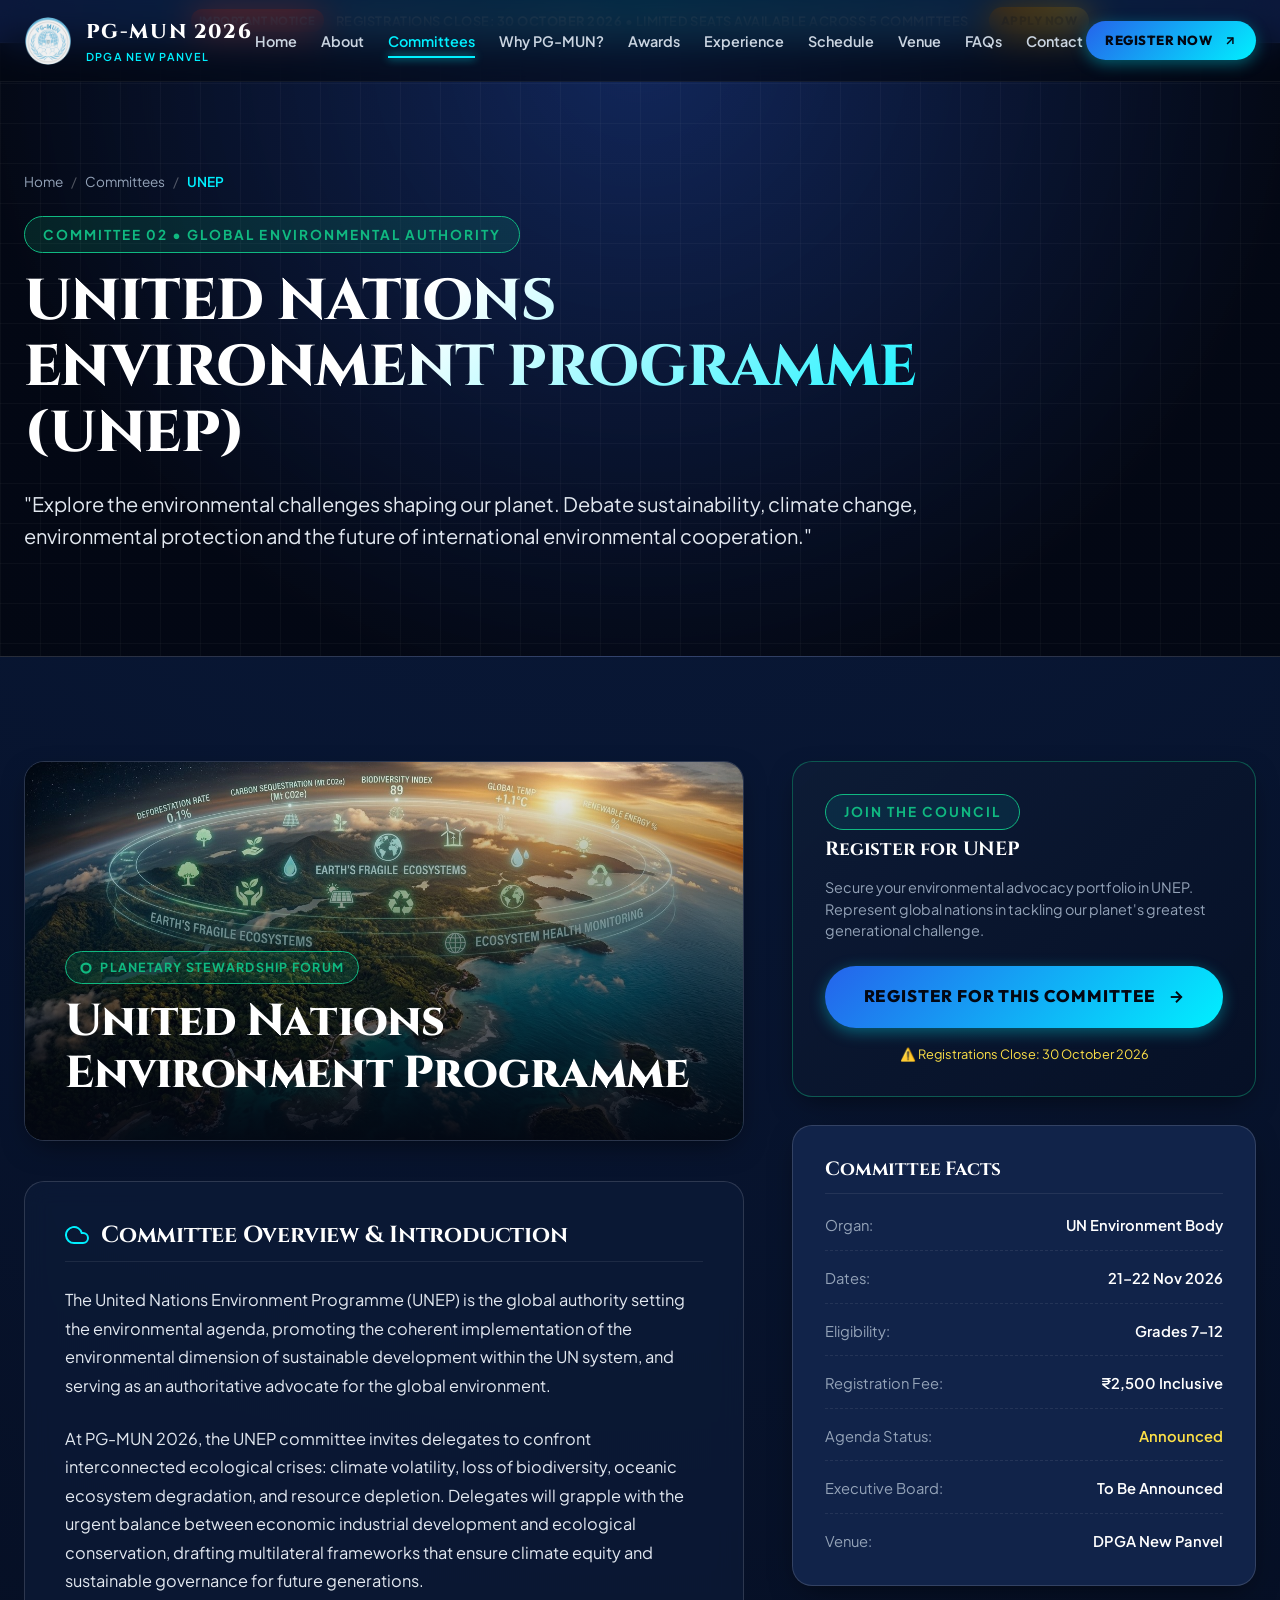
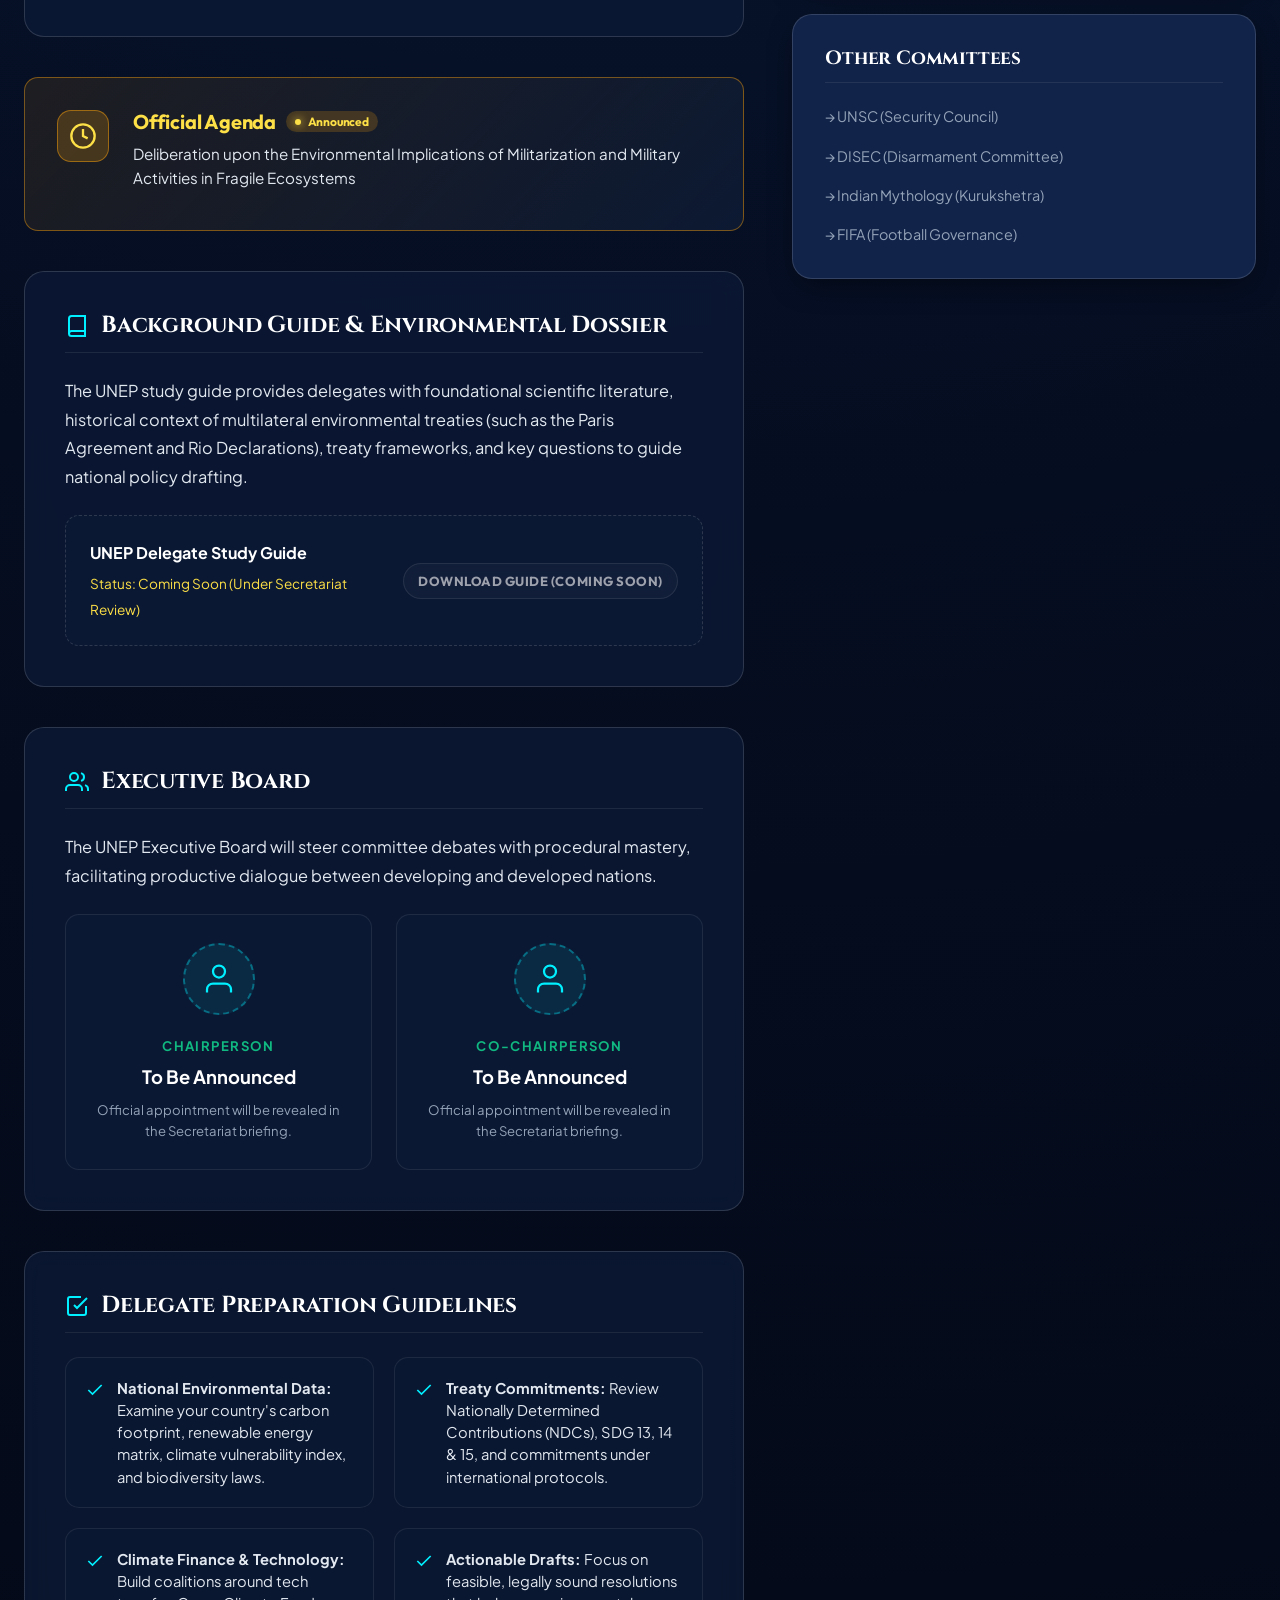
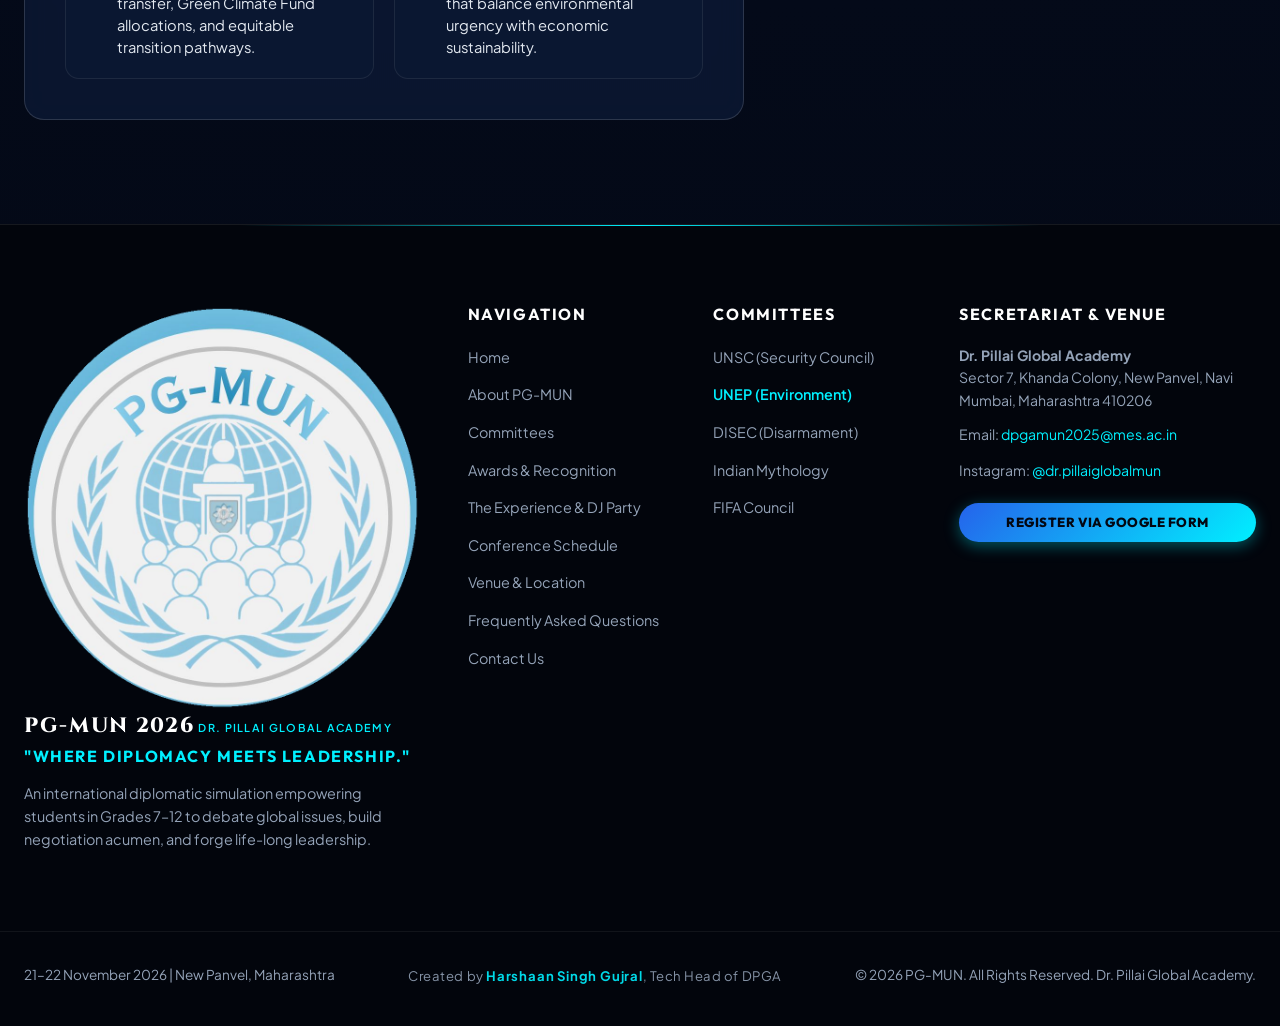
<file: committee-unep.html>
<!DOCTYPE html>
<html lang="en">
<head>
  <meta charset="UTF-8">
  <meta name="viewport" content="width=device-width, initial-scale=1.0">
  <title>UNEP | United Nations Environment Programme | PG-MUN 2026</title>
  <meta name="description" content="Official committee page for the United Nations Environment Programme (UNEP) at PG-MUN 2026, Dr. Pillai Global Academy. Debate sustainability, climate action, and conservation.">
  <meta name="keywords" content="UNEP, United Nations Environment Programme, PG-MUN 2026, DPGA, Model United Nations, Sustainability, Climate Action">
  <link rel="icon" type="image/png" href="assets/images/pgmun_logo.png">
  <link rel="stylesheet" href="assets/css/style.css">
</head>
<body>

  <!-- Top Announcement Bar -->
  <div class="top-announcement-bar">
    <span class="badge-alert">Important Notice</span>
    <span>REGISTRATIONS CLOSE: <strong>30 OCTOBER 2026</strong> • LIMITED SEATS AVAILABLE ACROSS 5 COMMITTEES</span>
    <a href="https://docs.google.com/forms/d/e/1FAIpQLSeMNv4Wtp6TJ-hSDyX7u2MZJtW9Ut5UFmDq5buCmw1AXc2uBw/viewform" target="_blank" rel="noopener noreferrer" class="btn btn-sm btn-gold" style="margin-left: 0.5rem; padding: 0.25rem 0.75rem; font-size: 0.75rem;">Apply Now</a>
  </div>

  <!-- Sticky Navigation Bar -->
  <header class="navbar" id="mainNavbar">
    <div class="container-wide nav-container">
      <a href="index.html" class="nav-brand" aria-label="PG-MUN 2026 Home">
        <img src="assets/images/pgmun_logo.png" alt="PG-MUN 2026 Official Logo" class="nav-logo">
        <div class="nav-brand-text">
          <span class="brand-title">PG-MUN 2026</span>
          <span class="brand-subtitle">DPGA New Panvel</span>
        </div>
      </a>

      <nav>
        <ul class="nav-menu" id="navMenu">
          <li><a href="index.html" class="nav-link">Home</a></li>
          <li><a href="about.html" class="nav-link">About</a></li>
          <li><a href="committees.html" class="nav-link active">Committees</a></li>
          <li><a href="index.html#why-pgmun" class="nav-link">Why PG-MUN?</a></li>
          <li><a href="awards.html" class="nav-link">Awards</a></li>
          <li><a href="experience.html" class="nav-link">Experience</a></li>
          <li><a href="schedule.html" class="nav-link">Schedule</a></li>
          <li><a href="venue.html" class="nav-link">Venue</a></li>
          <li><a href="faqs.html" class="nav-link">FAQs</a></li>
          <li><a href="contact.html" class="nav-link">Contact</a></li>
        </ul>
      </nav>

      <div class="nav-cta">
        <a href="https://docs.google.com/forms/d/e/1FAIpQLSeMNv4Wtp6TJ-hSDyX7u2MZJtW9Ut5UFmDq5buCmw1AXc2uBw/viewform" target="_blank" rel="noopener noreferrer" class="btn btn-primary btn-sm">
          Register Now
          <svg width="14" height="14" viewBox="0 0 24 24" fill="none" stroke="currentColor" stroke-width="2.5"><line x1="7" y1="17" x2="17" y2="7"></line><polyline points="7 7 17 7 17 17"></polyline></svg>
        </a>
        <button class="nav-toggle" id="navToggle" aria-label="Toggle Navigation Menu">
          <svg width="26" height="26" viewBox="0 0 24 24" fill="none" stroke="currentColor" stroke-width="2"><line x1="3" y1="12" x2="21" y2="12"></line><line x1="3" y1="6" x2="21" y2="6"></line><line x1="3" y1="18" x2="21" y2="18"></line></svg>
        </button>
      </div>
    </div>
  </header>

  <!-- Inner Hero Header -->
  <section class="inner-hero">
    <div class="container">
      <div class="breadcrumb-nav">
        <a href="index.html">Home</a>
        <span class="separator">/</span>
        <a href="committees.html">Committees</a>
        <span class="separator">/</span>
        <span class="current">UNEP</span>
      </div>

      <div class="inner-hero-content">
        <div class="section-tag" style="background: rgba(16, 185, 129, 0.15); border-color: #10b981; color: #10b981;">Committee 02 • Global Environmental Authority</div>
        <h1 class="inner-hero-title">UNITED NATIONS ENVIRONMENT PROGRAMME (UNEP)</h1>
        <p class="inner-hero-subtitle">
          "Explore the environmental challenges shaping our planet. Debate sustainability, climate change, environmental protection and the future of international environmental cooperation."
        </p>
      </div>
    </div>
  </section>

  <!-- Committee Detail Dossier Main Content -->
  <section class="section-padding">
    <div class="container">
      <div class="committee-layout-grid">
        
        <!-- Left: Main Dossier Details -->
        <div class="committee-main-dossier">

          <!-- Large Committee Banner -->
          <div class="committee-hero-banner">
            <img src="assets/images/banner_unep.jpg" alt="United Nations Environment Programme Ecology & Conservation">
            <div class="committee-banner-overlay">
              <span class="committee-hero-pill" style="border-color: #10b981; color: #10b981; background: rgba(16, 185, 129, 0.15);">
                <svg width="12" height="12" viewBox="0 0 24 24" fill="none" stroke="currentColor" stroke-width="2.5"><path d="M12 2a10 10 0 1 0 10 10A10 10 0 0 0 12 2zm0 18a8 8 0 1 1 8-8 8 8 0 0 1-8 8z"></path></svg>
                Planetary Stewardship Forum
              </span>
              <h2 class="committee-hero-name">United Nations Environment Programme</h2>
            </div>
          </div>

          <!-- Committee Introduction & Description -->
          <div class="dossier-card">
            <h3 class="dossier-card-title">
              <svg width="24" height="24" viewBox="0 0 24 24" fill="none" stroke="currentColor" stroke-width="2"><path d="M18 10h-1.26A8 8 0 1 0 9 20h9a5 5 0 0 0 0-10z"></path></svg>
              Committee Overview &amp; Introduction
            </h3>
            <p class="dossier-text">
              The United Nations Environment Programme (UNEP) is the global authority setting the environmental agenda, promoting the coherent implementation of the environmental dimension of sustainable development within the UN system, and serving as an authoritative advocate for the global environment.
            </p>
            <p class="dossier-text">
              At PG-MUN 2026, the UNEP committee invites delegates to confront interconnected ecological crises: climate volatility, loss of biodiversity, oceanic ecosystem degradation, and resource depletion. Delegates will grapple with the urgent balance between economic industrial development and ecological conservation, drafting multilateral frameworks that ensure climate equity and sustainable governance for future generations.
            </p>
          </div>

          <!-- Official Agenda -->
          <div class="agenda-notice-box">
            <div class="agenda-notice-icon">
              <svg width="28" height="28" viewBox="0 0 24 24" fill="none" stroke="currentColor" stroke-width="2"><circle cx="12" cy="12" r="10"></circle><polyline points="12 6 12 12 16 14"></polyline></svg>
            </div>
            <div class="agenda-notice-content">
              <h4>
                Official Agenda
                <span class="pulse-badge">Announced</span>
              </h4>
              <p style="color: var(--silver-primary); font-size: 0.95rem; margin-bottom: 0.5rem; line-height: 1.6;">
                Deliberation upon the Environmental Implications of Militarization and Military Activities in Fragile Ecosystems
              </p>
            </div>
          </div>

          <!-- Background Guide Section -->
          <div class="dossier-card">
            <h3 class="dossier-card-title">
              <svg width="24" height="24" viewBox="0 0 24 24" fill="none" stroke="currentColor" stroke-width="2"><path d="M4 19.5A2.5 2.5 0 0 1 6.5 17H20"></path><path d="M6.5 2H20v20H6.5A2.5 2.5 0 0 1 4 19.5v-15A2.5 2.5 0 0 1 6.5 2z"></path></svg>
              Background Guide &amp; Environmental Dossier
            </h3>
            <p class="dossier-text">
              The UNEP study guide provides delegates with foundational scientific literature, historical context of multilateral environmental treaties (such as the Paris Agreement and Rio Declarations), treaty frameworks, and key questions to guide national policy drafting.
            </p>
            <div style="background: rgba(14, 28, 54, 0.6); border: 1px dashed var(--border-glass); border-radius: var(--radius-md); padding: 1.5rem; display: flex; align-items: center; justify-content: space-between; flex-wrap: gap; gap: 1rem;">
              <div>
                <strong style="color: #ffffff; display: block; margin-bottom: 0.25rem;">UNEP Delegate Study Guide</strong>
                <span style="font-size: 0.85rem; color: var(--gold-light);">Status: Coming Soon (Under Secretariat Review)</span>
              </div>
              <button class="btn btn-outline btn-sm" disabled style="opacity: 0.6; cursor: not-allowed;">
                Download Guide (Coming Soon)
              </button>
            </div>
          </div>

          <!-- Executive Board Section: Marked To Be Announced -->
          <div class="dossier-card">
            <h3 class="dossier-card-title">
              <svg width="24" height="24" viewBox="0 0 24 24" fill="none" stroke="currentColor" stroke-width="2"><path d="M17 21v-2a4 4 0 0 0-4-4H5a4 4 0 0 0-4 4v2"></path><circle cx="9" cy="7" r="4"></circle><path d="M23 21v-2a4 4 0 0 0-3-3.87"></path><path d="M16 3.13a4 4 0 0 1 0 7.75"></path></svg>
              Executive Board
            </h3>
            <p class="dossier-text">
              The UNEP Executive Board will steer committee debates with procedural mastery, facilitating productive dialogue between developing and developed nations.
            </p>

            <div class="eb-grid">
              <!-- Chairperson -->
              <div class="eb-card">
                <div class="eb-avatar-box">
                  <svg width="36" height="36" viewBox="0 0 24 24" fill="none" stroke="currentColor" stroke-width="1.5"><path d="M20 21v-2a4 4 0 0 0-4-4H8a4 4 0 0 0-4 4v2"></path><circle cx="12" cy="7" r="4"></circle></svg>
                </div>
                <div class="eb-role" style="color: #10b981;">Chairperson</div>
                <div class="eb-status">To Be Announced</div>
                <div class="eb-note">Official appointment will be revealed in the Secretariat briefing.</div>
              </div>

              <!-- Co-Chairperson -->
              <div class="eb-card">
                <div class="eb-avatar-box">
                  <svg width="36" height="36" viewBox="0 0 24 24" fill="none" stroke="currentColor" stroke-width="1.5"><path d="M20 21v-2a4 4 0 0 0-4-4H8a4 4 0 0 0-4 4v2"></path><circle cx="12" cy="7" r="4"></circle></svg>
                </div>
                <div class="eb-role" style="color: #10b981;">Co-Chairperson</div>
                <div class="eb-status">To Be Announced</div>
                <div class="eb-note">Official appointment will be revealed in the Secretariat briefing.</div>
              </div>
            </div>
          </div>

          <!-- Preparation Guidelines for Delegates -->
          <div class="dossier-card">
            <h3 class="dossier-card-title">
              <svg width="24" height="24" viewBox="0 0 24 24" fill="none" stroke="currentColor" stroke-width="2"><polyline points="9 11 12 14 22 4"></polyline><path d="M21 12v7a2 2 0 0 1-2 2H5a2 2 0 0 1-2-2V5a2 2 0 0 1 2-2h11"></path></svg>
              Delegate Preparation Guidelines
            </h3>
            <div class="checklist-grid">
              <div class="checklist-item">
                <svg width="20" height="20" viewBox="0 0 24 24" fill="none" stroke="currentColor" stroke-width="2"><polyline points="20 6 9 17 4 12"></polyline></svg>
                <p><strong>National Environmental Data:</strong> Examine your country's carbon footprint, renewable energy matrix, climate vulnerability index, and biodiversity laws.</p>
              </div>
              <div class="checklist-item">
                <svg width="20" height="20" viewBox="0 0 24 24" fill="none" stroke="currentColor" stroke-width="2"><polyline points="20 6 9 17 4 12"></polyline></svg>
                <p><strong>Treaty Commitments:</strong> Review Nationally Determined Contributions (NDCs), SDG 13, 14 &amp; 15, and commitments under international protocols.</p>
              </div>
              <div class="checklist-item">
                <svg width="20" height="20" viewBox="0 0 24 24" fill="none" stroke="currentColor" stroke-width="2"><polyline points="20 6 9 17 4 12"></polyline></svg>
                <p><strong>Climate Finance &amp; Technology:</strong> Build coalitions around tech transfer, Green Climate Fund allocations, and equitable transition pathways.</p>
              </div>
              <div class="checklist-item">
                <svg width="20" height="20" viewBox="0 0 24 24" fill="none" stroke="currentColor" stroke-width="2"><polyline points="20 6 9 17 4 12"></polyline></svg>
                <p><strong>Actionable Drafts:</strong> Focus on feasible, legally sound resolutions that balance environmental urgency with economic sustainability.</p>
              </div>
            </div>
          </div>

        </div>

        <!-- Right: Sticky Sidebar Specs & CTA -->
        <aside class="committee-sidebar">
          
          <!-- Registration Widget -->
          <div class="sidebar-widget" style="border-color: rgba(16, 185, 129, 0.4); background: linear-gradient(135deg, rgba(14, 28, 54, 0.9) 0%, rgba(6, 16, 38, 0.95) 100%);">
            <div class="section-tag" style="margin-bottom: 0.5rem; color: #10b981; border-color: #10b981;">Join the Council</div>
            <h4 class="sidebar-widget-title" style="border: none; padding: 0; margin-bottom: 1rem;">Register for UNEP</h4>
            <p style="font-size: 0.9rem; color: var(--silver-muted); line-height: 1.5; margin-bottom: 1.5rem;">
              Secure your environmental advocacy portfolio in UNEP. Represent global nations in tackling our planet's greatest generational challenge.
            </p>
            <a href="https://docs.google.com/forms/d/e/1FAIpQLSeMNv4Wtp6TJ-hSDyX7u2MZJtW9Ut5UFmDq5buCmw1AXc2uBw/viewform" target="_blank" rel="noopener noreferrer" class="btn btn-primary btn-lg" style="width: 100%; text-align: center;">
              Register for This Committee
              <svg width="18" height="18" viewBox="0 0 24 24" fill="none" stroke="currentColor" stroke-width="2.5"><line x1="5" y1="12" x2="19" y2="12"></line><polyline points="12 5 19 12 12 19"></polyline></svg>
            </a>
            <div style="margin-top: 1rem; text-align: center; font-size: 0.8rem; color: var(--gold-light);">
              ⚠️ Registrations Close: 30 October 2026
            </div>
          </div>

          <!-- Committee Specifications -->
          <div class="sidebar-widget">
            <h4 class="sidebar-widget-title">Committee Facts</h4>
            <div class="sidebar-spec-list">
              <div class="spec-item">
                <span class="spec-label">Organ:</span>
                <span class="spec-value">UN Environment Body</span>
              </div>
              <div class="spec-item">
                <span class="spec-label">Dates:</span>
                <span class="spec-value">21–22 Nov 2026</span>
              </div>
              <div class="spec-item">
                <span class="spec-label">Eligibility:</span>
                <span class="spec-value">Grades 7–12</span>
              </div>
              <div class="spec-item">
                <span class="spec-label">Registration Fee:</span>
                <span class="spec-value">₹2,500 Inclusive</span>
              </div>
              <div class="spec-item">
                <span class="spec-label">Agenda Status:</span>
                <span class="spec-value" style="color: var(--gold-light);">Announced</span>
              </div>
              <div class="spec-item">
                <span class="spec-label">Executive Board:</span>
                <span class="spec-value">To Be Announced</span>
              </div>
              <div class="spec-item">
                <span class="spec-label">Venue:</span>
                <span class="spec-value">DPGA New Panvel</span>
              </div>
            </div>
          </div>

          <!-- Navigation to other committees -->
          <div class="sidebar-widget">
            <h4 class="sidebar-widget-title">Other Committees</h4>
            <ul class="footer-links" style="gap: 0.85rem;">
              <li><a href="committee-unsc.html">→ UNSC (Security Council)</a></li>
              <li><a href="committee-disec.html">→ DISEC (Disarmament Committee)</a></li>
              <li><a href="committee-mythology.html">→ Indian Mythology (Kurukshetra)</a></li>
              <li><a href="committee-fifa.html">→ FIFA (Football Governance)</a></li>
            </ul>
          </div>

        </aside>

      </div>
    </div>
  </section>

  <!-- 16. Footer -->
  <footer class="footer">
    <div class="container footer-top">
      <div>
        <div class="footer-brand">
          <img src="assets/images/pgmun_logo.png" alt="PG-MUN Official Seal">
          <div class="brand-text">
            <span class="brand-title" style="font-size: 1.3rem;">PG-MUN 2026</span>
            <span class="brand-subtitle">Dr. Pillai Global Academy</span>
          </div>
        </div>
        <p class="footer-tagline">"WHERE DIPLOMACY MEETS LEADERSHIP."</p>
        <p style="font-size: 0.9rem; color: var(--silver-muted); margin-bottom: 1.5rem; line-height: 1.6;">
          An international diplomatic simulation empowering students in Grades 7–12 to debate global issues, build negotiation acumen, and forge life-long leadership.
        </p>
      </div>

      <div class="footer-col">
        <h4 class="footer-title">Navigation</h4>
        <ul class="footer-links">
          <li><a href="index.html">Home</a></li>
          <li><a href="about.html">About PG-MUN</a></li>
          <li><a href="committees.html">Committees</a></li>
          <li><a href="awards.html">Awards &amp; Recognition</a></li>
          <li><a href="experience.html">The Experience &amp; DJ Party</a></li>
          <li><a href="schedule.html">Conference Schedule</a></li>
          <li><a href="venue.html">Venue &amp; Location</a></li>
          <li><a href="faqs.html">Frequently Asked Questions</a></li>
          <li><a href="contact.html">Contact Us</a></li>
        </ul>
      </div>

      <div class="footer-col">
        <h4 class="footer-title">Committees</h4>
        <ul class="footer-links">
          <li><a href="committee-unsc.html">UNSC (Security Council)</a></li>
          <li><a href="committee-unep.html" style="color: var(--cyan-bright); font-weight: 600;">UNEP (Environment)</a></li>
          <li><a href="committee-disec.html">DISEC (Disarmament)</a></li>
          <li><a href="committee-mythology.html">Indian Mythology</a></li>
          <li><a href="committee-fifa.html">FIFA Council</a></li>
        </ul>
      </div>

      <div class="footer-col">
        <h4 class="footer-title">Secretariat &amp; Venue</h4>
        <p style="font-size: 0.88rem; color: var(--silver-muted); margin-bottom: 0.75rem; line-height: 1.6;">
          <strong>Dr. Pillai Global Academy</strong><br>
          Sector 7, Khanda Colony, New Panvel, Navi Mumbai, Maharashtra 410206
        </p>
        <p style="font-size: 0.88rem; color: var(--silver-muted); margin-bottom: 0.75rem;">
          Email: <a href="mailto:dpgamun2025@mes.ac.in" style="color: var(--cyan-bright);">dpgamun2025@mes.ac.in</a>
        </p>
        <p style="font-size: 0.88rem; color: var(--silver-muted); margin-bottom: 1.25rem;">
          Instagram: <a href="https://www.instagram.com/dr.pillaiglobalmun/" target="_blank" rel="noopener noreferrer" style="color: var(--cyan-bright);">@dr.pillaiglobalmun</a>
        </p>
        <a href="https://docs.google.com/forms/d/e/1FAIpQLSeMNv4Wtp6TJ-hSDyX7u2MZJtW9Ut5UFmDq5buCmw1AXc2uBw/viewform" target="_blank" rel="noopener noreferrer" class="btn btn-primary btn-sm" style="width: 100%;">
          Register via Google Form
        </a>
      </div>
    </div>

    <div class="container footer-bottom">
      <div>
        <span>21–22 November 2026 | New Panvel, Maharashtra</span>
      </div>
      <div class="footer-credit">
        Created by <span class="credit-name">Harshaan Singh Gujral</span>, Tech Head of DPGA
      </div>
      <div>
        <span>&copy; 2026 PG-MUN. All Rights Reserved. Dr. Pillai Global Academy.</span>
      </div>
    </div>
  </footer>

  <!-- Floating Back to Top Button -->
  <button class="back-to-top" id="backToTop" aria-label="Back to Top">
    <svg width="20" height="20" viewBox="0 0 24 24" fill="none" stroke="currentColor" stroke-width="2.5"><polyline points="18 15 12 9 6 15"></polyline></svg>
  </button>

  <script src="assets/js/main.js"></script>
</body>
</html>
</file>
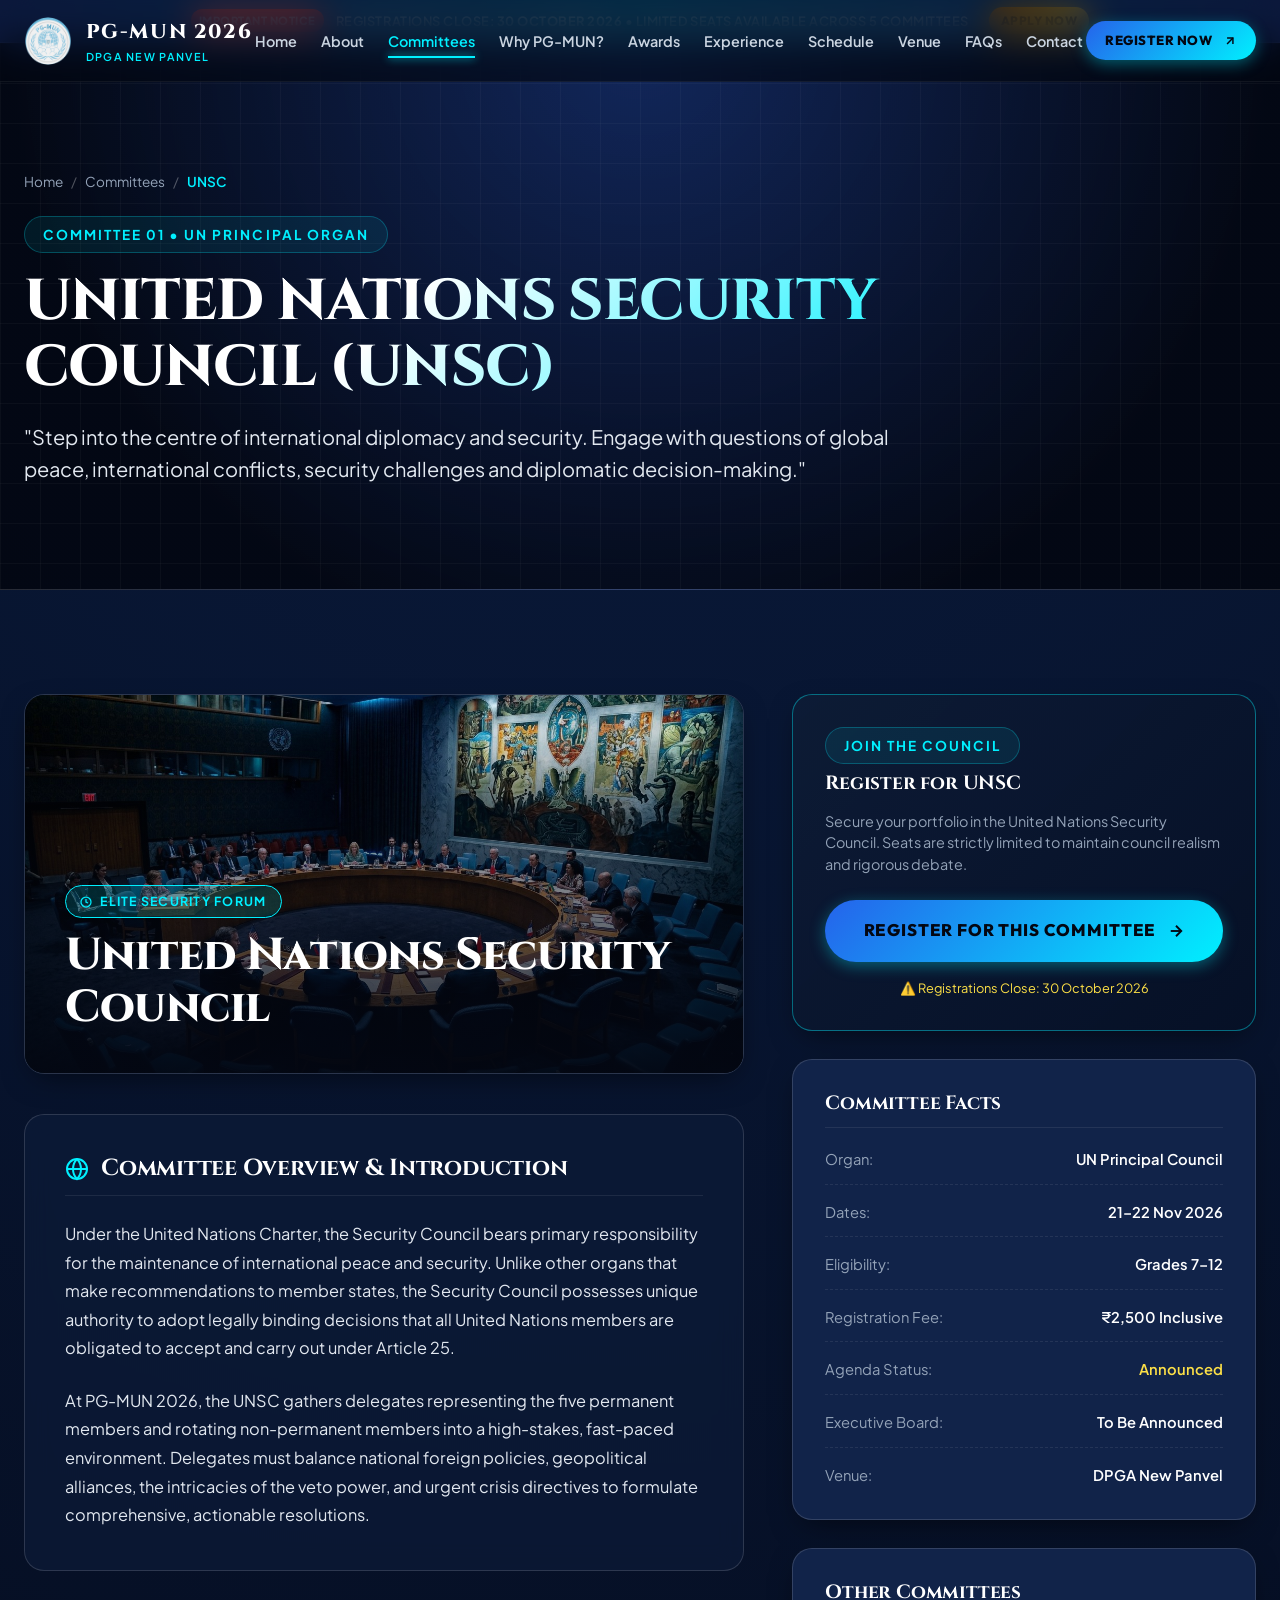
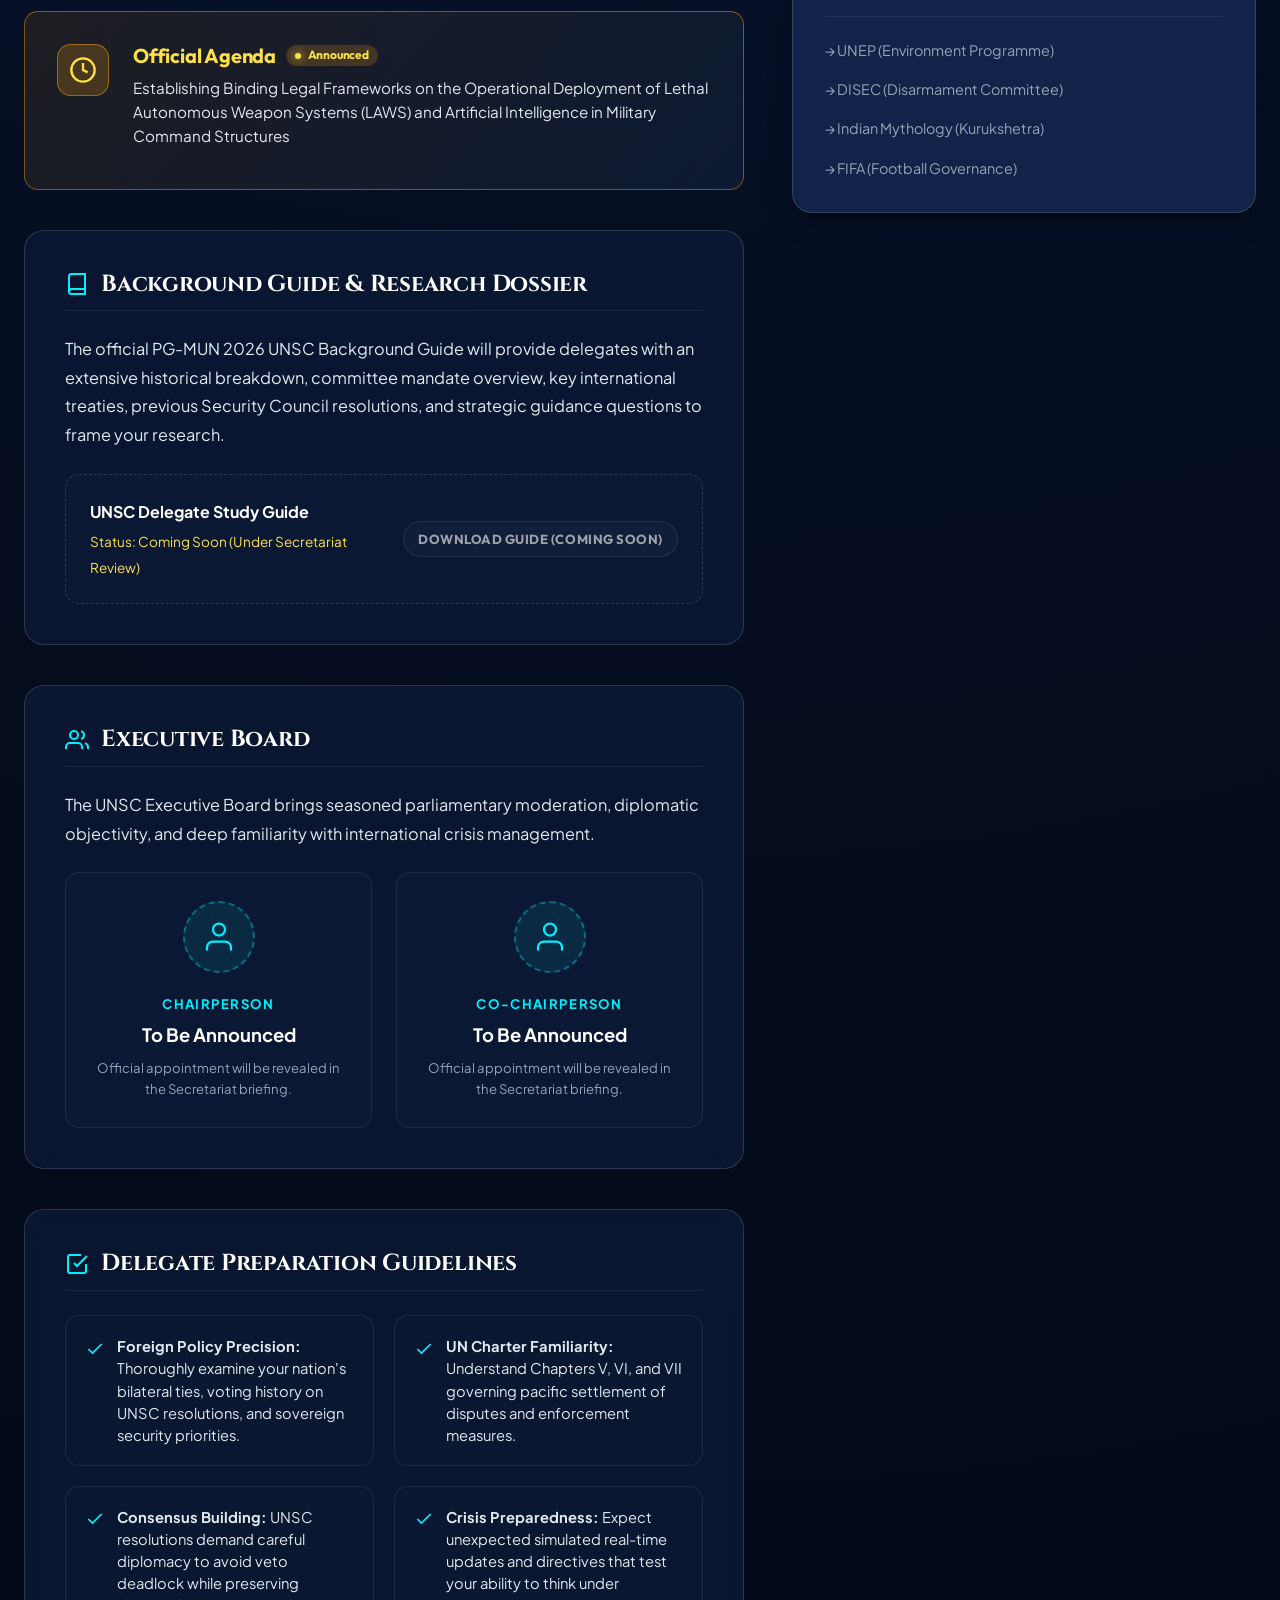
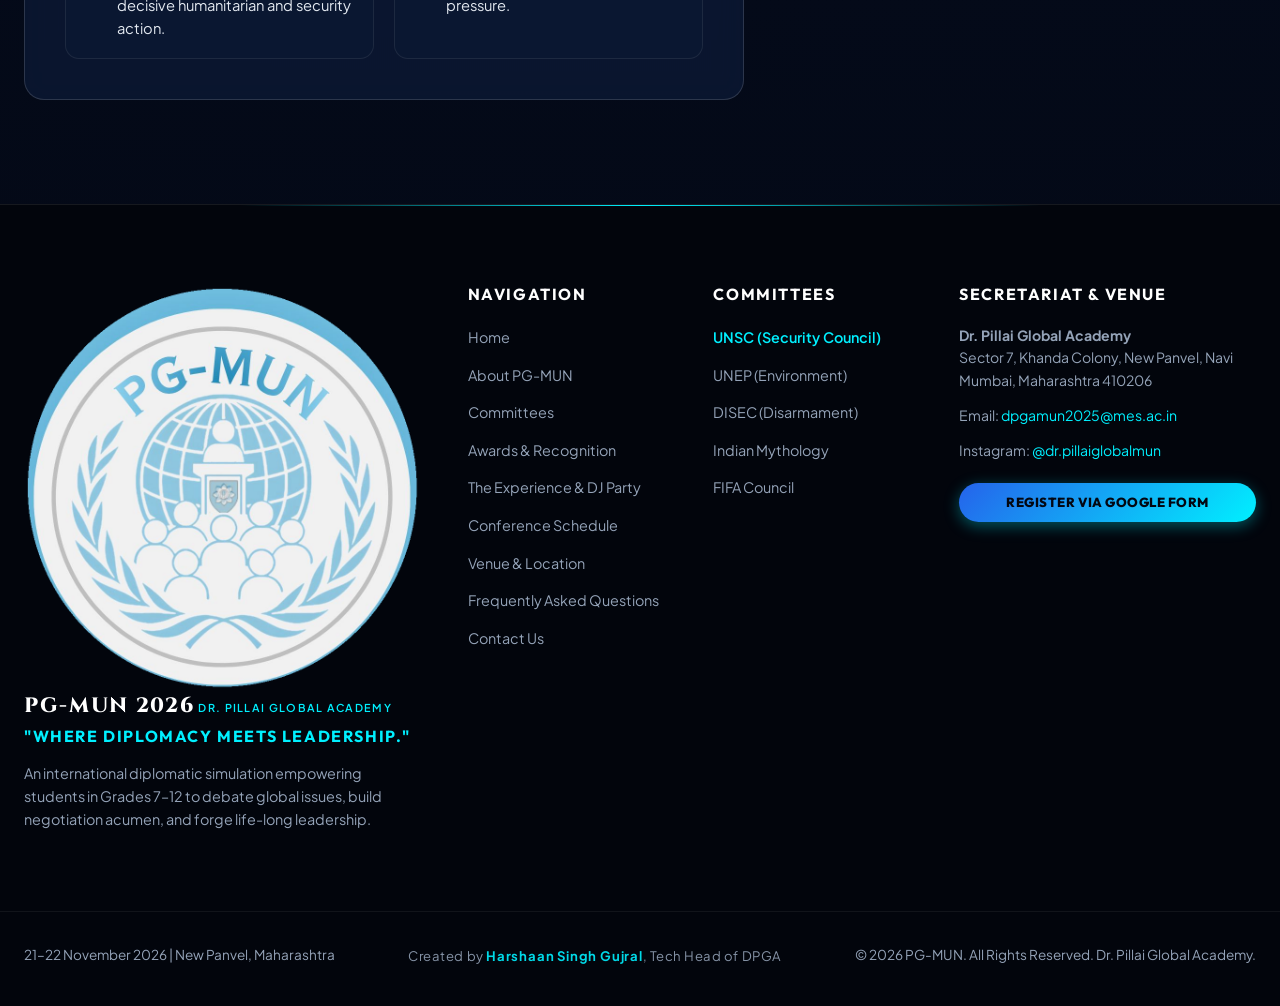
<file: committee-unsc.html>
<!DOCTYPE html>
<html lang="en">
<head>
  <meta charset="UTF-8">
  <meta name="viewport" content="width=device-width, initial-scale=1.0">
  <title>UNSC | United Nations Security Council | PG-MUN 2026</title>
  <meta name="description" content="Official committee page for the United Nations Security Council (UNSC) at PG-MUN 2026, Dr. Pillai Global Academy. Explore mandate, preparation guidelines, and register now.">
  <meta name="keywords" content="UNSC, United Nations Security Council, PG-MUN 2026, DPGA, Model United Nations, Peace and Security">
  <link rel="icon" type="image/png" href="assets/images/pgmun_logo.png">
  <link rel="stylesheet" href="assets/css/style.css">
</head>
<body>

  <!-- Top Announcement Bar -->
  <div class="top-announcement-bar">
    <span class="badge-alert">Important Notice</span>
    <span>REGISTRATIONS CLOSE: <strong>30 OCTOBER 2026</strong> • LIMITED SEATS AVAILABLE ACROSS 5 COMMITTEES</span>
    <a href="https://docs.google.com/forms/d/e/1FAIpQLSeMNv4Wtp6TJ-hSDyX7u2MZJtW9Ut5UFmDq5buCmw1AXc2uBw/viewform" target="_blank" rel="noopener noreferrer" class="btn btn-sm btn-gold" style="margin-left: 0.5rem; padding: 0.25rem 0.75rem; font-size: 0.75rem;">Apply Now</a>
  </div>

  <!-- Sticky Navigation Bar -->
  <header class="navbar" id="mainNavbar">
    <div class="container-wide nav-container">
      <a href="index.html" class="nav-brand" aria-label="PG-MUN 2026 Home">
        <img src="assets/images/pgmun_logo.png" alt="PG-MUN 2026 Official Logo" class="nav-logo">
        <div class="nav-brand-text">
          <span class="brand-title">PG-MUN 2026</span>
          <span class="brand-subtitle">DPGA New Panvel</span>
        </div>
      </a>

      <nav>
        <ul class="nav-menu" id="navMenu">
          <li><a href="index.html" class="nav-link">Home</a></li>
          <li><a href="about.html" class="nav-link">About</a></li>
          <li><a href="committees.html" class="nav-link active">Committees</a></li>
          <li><a href="index.html#why-pgmun" class="nav-link">Why PG-MUN?</a></li>
          <li><a href="awards.html" class="nav-link">Awards</a></li>
          <li><a href="experience.html" class="nav-link">Experience</a></li>
          <li><a href="schedule.html" class="nav-link">Schedule</a></li>
          <li><a href="venue.html" class="nav-link">Venue</a></li>
          <li><a href="faqs.html" class="nav-link">FAQs</a></li>
          <li><a href="contact.html" class="nav-link">Contact</a></li>
        </ul>
      </nav>

      <div class="nav-cta">
        <a href="https://docs.google.com/forms/d/e/1FAIpQLSeMNv4Wtp6TJ-hSDyX7u2MZJtW9Ut5UFmDq5buCmw1AXc2uBw/viewform" target="_blank" rel="noopener noreferrer" class="btn btn-primary btn-sm">
          Register Now
          <svg width="14" height="14" viewBox="0 0 24 24" fill="none" stroke="currentColor" stroke-width="2.5"><line x1="7" y1="17" x2="17" y2="7"></line><polyline points="7 7 17 7 17 17"></polyline></svg>
        </a>
        <button class="nav-toggle" id="navToggle" aria-label="Toggle Navigation Menu">
          <svg width="26" height="26" viewBox="0 0 24 24" fill="none" stroke="currentColor" stroke-width="2"><line x1="3" y1="12" x2="21" y2="12"></line><line x1="3" y1="6" x2="21" y2="6"></line><line x1="3" y1="18" x2="21" y2="18"></line></svg>
        </button>
      </div>
    </div>
  </header>

  <!-- Inner Hero Header -->
  <section class="inner-hero">
    <div class="container">
      <div class="breadcrumb-nav">
        <a href="index.html">Home</a>
        <span class="separator">/</span>
        <a href="committees.html">Committees</a>
        <span class="separator">/</span>
        <span class="current">UNSC</span>
      </div>

      <div class="inner-hero-content">
        <div class="section-tag">Committee 01 • UN Principal Organ</div>
        <h1 class="inner-hero-title">UNITED NATIONS SECURITY COUNCIL (UNSC)</h1>
        <p class="inner-hero-subtitle">
          "Step into the centre of international diplomacy and security. Engage with questions of global peace, international conflicts, security challenges and diplomatic decision-making."
        </p>
      </div>
    </div>
  </section>

  <!-- Committee Detail Dossier Main Content -->
  <section class="section-padding">
    <div class="container">
      <div class="committee-layout-grid">
        
        <!-- Left: Main Dossier Details -->
        <div class="committee-main-dossier">

          <!-- Large Committee Banner -->
          <div class="committee-hero-banner">
            <img src="assets/images/banner_unsc.jpg" alt="United Nations Security Council Chamber in Session">
            <div class="committee-banner-overlay">
              <span class="committee-hero-pill">
                <svg width="12" height="12" viewBox="0 0 24 24" fill="none" stroke="currentColor" stroke-width="2.5"><circle cx="12" cy="12" r="10"></circle><polyline points="12 6 12 12 16 14"></polyline></svg>
                Elite Security Forum
              </span>
              <h2 class="committee-hero-name">United Nations Security Council</h2>
            </div>
          </div>

          <!-- Committee Introduction & Description -->
          <div class="dossier-card">
            <h3 class="dossier-card-title">
              <svg width="24" height="24" viewBox="0 0 24 24" fill="none" stroke="currentColor" stroke-width="2"><circle cx="12" cy="12" r="10"></circle><path d="M12 2a14.5 14.5 0 0 0 0 20 14.5 14.5 0 0 0 0-20"></path><path d="M2 12h20"></path></svg>
              Committee Overview &amp; Introduction
            </h3>
            <p class="dossier-text">
              Under the United Nations Charter, the Security Council bears primary responsibility for the maintenance of international peace and security. Unlike other organs that make recommendations to member states, the Security Council possesses unique authority to adopt legally binding decisions that all United Nations members are obligated to accept and carry out under Article 25.
            </p>
            <p class="dossier-text">
              At PG-MUN 2026, the UNSC gathers delegates representing the five permanent members and rotating non-permanent members into a high-stakes, fast-paced environment. Delegates must balance national foreign policies, geopolitical alliances, the intricacies of the veto power, and urgent crisis directives to formulate comprehensive, actionable resolutions.
            </p>
          </div>

          <!-- Official Agenda -->
          <div class="agenda-notice-box">
            <div class="agenda-notice-icon">
              <svg width="28" height="28" viewBox="0 0 24 24" fill="none" stroke="currentColor" stroke-width="2"><circle cx="12" cy="12" r="10"></circle><polyline points="12 6 12 12 16 14"></polyline></svg>
            </div>
            <div class="agenda-notice-content">
              <h4>
                Official Agenda
                <span class="pulse-badge">Announced</span>
              </h4>
              <p style="color: var(--silver-primary); font-size: 0.95rem; margin-bottom: 0.5rem; line-height: 1.6;">
                Establishing Binding Legal Frameworks on the Operational Deployment of Lethal Autonomous Weapon Systems (LAWS) and Artificial Intelligence in Military Command Structures
              </p>
            </div>
          </div>

          <!-- Background Guide Section -->
          <div class="dossier-card">
            <h3 class="dossier-card-title">
              <svg width="24" height="24" viewBox="0 0 24 24" fill="none" stroke="currentColor" stroke-width="2"><path d="M4 19.5A2.5 2.5 0 0 1 6.5 17H20"></path><path d="M6.5 2H20v20H6.5A2.5 2.5 0 0 1 4 19.5v-15A2.5 2.5 0 0 1 6.5 2z"></path></svg>
              Background Guide &amp; Research Dossier
            </h3>
            <p class="dossier-text">
              The official PG-MUN 2026 UNSC Background Guide will provide delegates with an extensive historical breakdown, committee mandate overview, key international treaties, previous Security Council resolutions, and strategic guidance questions to frame your research.
            </p>
            <div style="background: rgba(14, 28, 54, 0.6); border: 1px dashed var(--border-glass); border-radius: var(--radius-md); padding: 1.5rem; display: flex; align-items: center; justify-content: space-between; flex-wrap: gap; gap: 1rem;">
              <div>
                <strong style="color: #ffffff; display: block; margin-bottom: 0.25rem;">UNSC Delegate Study Guide</strong>
                <span style="font-size: 0.85rem; color: var(--gold-light);">Status: Coming Soon (Under Secretariat Review)</span>
              </div>
              <button class="btn btn-outline btn-sm" disabled style="opacity: 0.6; cursor: not-allowed;">
                Download Guide (Coming Soon)
              </button>
            </div>
          </div>

          <!-- Executive Board Section: Marked To Be Announced -->
          <div class="dossier-card">
            <h3 class="dossier-card-title">
              <svg width="24" height="24" viewBox="0 0 24 24" fill="none" stroke="currentColor" stroke-width="2"><path d="M17 21v-2a4 4 0 0 0-4-4H5a4 4 0 0 0-4 4v2"></path><circle cx="9" cy="7" r="4"></circle><path d="M23 21v-2a4 4 0 0 0-3-3.87"></path><path d="M16 3.13a4 4 0 0 1 0 7.75"></path></svg>
              Executive Board
            </h3>
            <p class="dossier-text">
              The UNSC Executive Board brings seasoned parliamentary moderation, diplomatic objectivity, and deep familiarity with international crisis management.
            </p>

            <div class="eb-grid">
              <!-- Chairperson -->
              <div class="eb-card">
                <div class="eb-avatar-box">
                  <svg width="36" height="36" viewBox="0 0 24 24" fill="none" stroke="currentColor" stroke-width="1.5"><path d="M20 21v-2a4 4 0 0 0-4-4H8a4 4 0 0 0-4 4v2"></path><circle cx="12" cy="7" r="4"></circle></svg>
                </div>
                <div class="eb-role">Chairperson</div>
                <div class="eb-status">To Be Announced</div>
                <div class="eb-note">Official appointment will be revealed in the Secretariat briefing.</div>
              </div>

              <!-- Co-Chairperson -->
              <div class="eb-card">
                <div class="eb-avatar-box">
                  <svg width="36" height="36" viewBox="0 0 24 24" fill="none" stroke="currentColor" stroke-width="1.5"><path d="M20 21v-2a4 4 0 0 0-4-4H8a4 4 0 0 0-4 4v2"></path><circle cx="12" cy="7" r="4"></circle></svg>
                </div>
                <div class="eb-role">Co-Chairperson</div>
                <div class="eb-status">To Be Announced</div>
                <div class="eb-note">Official appointment will be revealed in the Secretariat briefing.</div>
              </div>
            </div>
          </div>

          <!-- Preparation Guidelines for Delegates -->
          <div class="dossier-card">
            <h3 class="dossier-card-title">
              <svg width="24" height="24" viewBox="0 0 24 24" fill="none" stroke="currentColor" stroke-width="2"><polyline points="9 11 12 14 22 4"></polyline><path d="M21 12v7a2 2 0 0 1-2 2H5a2 2 0 0 1-2-2V5a2 2 0 0 1 2-2h11"></path></svg>
              Delegate Preparation Guidelines
            </h3>
            <div class="checklist-grid">
              <div class="checklist-item">
                <svg width="20" height="20" viewBox="0 0 24 24" fill="none" stroke="currentColor" stroke-width="2"><polyline points="20 6 9 17 4 12"></polyline></svg>
                <p><strong>Foreign Policy Precision:</strong> Thoroughly examine your nation's bilateral ties, voting history on UNSC resolutions, and sovereign security priorities.</p>
              </div>
              <div class="checklist-item">
                <svg width="20" height="20" viewBox="0 0 24 24" fill="none" stroke="currentColor" stroke-width="2"><polyline points="20 6 9 17 4 12"></polyline></svg>
                <p><strong>UN Charter Familiarity:</strong> Understand Chapters V, VI, and VII governing pacific settlement of disputes and enforcement measures.</p>
              </div>
              <div class="checklist-item">
                <svg width="20" height="20" viewBox="0 0 24 24" fill="none" stroke="currentColor" stroke-width="2"><polyline points="20 6 9 17 4 12"></polyline></svg>
                <p><strong>Consensus Building:</strong> UNSC resolutions demand careful diplomacy to avoid veto deadlock while preserving decisive humanitarian and security action.</p>
              </div>
              <div class="checklist-item">
                <svg width="20" height="20" viewBox="0 0 24 24" fill="none" stroke="currentColor" stroke-width="2"><polyline points="20 6 9 17 4 12"></polyline></svg>
                <p><strong>Crisis Preparedness:</strong> Expect unexpected simulated real-time updates and directives that test your ability to think under pressure.</p>
              </div>
            </div>
          </div>

        </div>

        <!-- Right: Sticky Sidebar Specs & CTA -->
        <aside class="committee-sidebar">
          
          <!-- Registration Widget -->
          <div class="sidebar-widget" style="border-color: rgba(0, 240, 255, 0.4); background: linear-gradient(135deg, rgba(14, 28, 54, 0.9) 0%, rgba(6, 16, 38, 0.95) 100%);">
            <div class="section-tag" style="margin-bottom: 0.5rem;">Join the Council</div>
            <h4 class="sidebar-widget-title" style="border: none; padding: 0; margin-bottom: 1rem;">Register for UNSC</h4>
            <p style="font-size: 0.9rem; color: var(--silver-muted); line-height: 1.5; margin-bottom: 1.5rem;">
              Secure your portfolio in the United Nations Security Council. Seats are strictly limited to maintain council realism and rigorous debate.
            </p>
            <a href="https://docs.google.com/forms/d/e/1FAIpQLSeMNv4Wtp6TJ-hSDyX7u2MZJtW9Ut5UFmDq5buCmw1AXc2uBw/viewform" target="_blank" rel="noopener noreferrer" class="btn btn-primary btn-lg" style="width: 100%; text-align: center;">
              Register for This Committee
              <svg width="18" height="18" viewBox="0 0 24 24" fill="none" stroke="currentColor" stroke-width="2.5"><line x1="5" y1="12" x2="19" y2="12"></line><polyline points="12 5 19 12 12 19"></polyline></svg>
            </a>
            <div style="margin-top: 1rem; text-align: center; font-size: 0.8rem; color: var(--gold-light);">
              ⚠️ Registrations Close: 30 October 2026
            </div>
          </div>

          <!-- Committee Specifications -->
          <div class="sidebar-widget">
            <h4 class="sidebar-widget-title">Committee Facts</h4>
            <div class="sidebar-spec-list">
              <div class="spec-item">
                <span class="spec-label">Organ:</span>
                <span class="spec-value">UN Principal Council</span>
              </div>
              <div class="spec-item">
                <span class="spec-label">Dates:</span>
                <span class="spec-value">21–22 Nov 2026</span>
              </div>
              <div class="spec-item">
                <span class="spec-label">Eligibility:</span>
                <span class="spec-value">Grades 7–12</span>
              </div>
              <div class="spec-item">
                <span class="spec-label">Registration Fee:</span>
                <span class="spec-value">₹2,500 Inclusive</span>
              </div>
              <div class="spec-item">
                <span class="spec-label">Agenda Status:</span>
                <span class="spec-value" style="color: var(--gold-light);">Announced</span>
              </div>
              <div class="spec-item">
                <span class="spec-label">Executive Board:</span>
                <span class="spec-value">To Be Announced</span>
              </div>
              <div class="spec-item">
                <span class="spec-label">Venue:</span>
                <span class="spec-value">DPGA New Panvel</span>
              </div>
            </div>
          </div>

          <!-- Navigation to other committees -->
          <div class="sidebar-widget">
            <h4 class="sidebar-widget-title">Other Committees</h4>
            <ul class="footer-links" style="gap: 0.85rem;">
              <li><a href="committee-unep.html">→ UNEP (Environment Programme)</a></li>
              <li><a href="committee-disec.html">→ DISEC (Disarmament Committee)</a></li>
              <li><a href="committee-mythology.html">→ Indian Mythology (Kurukshetra)</a></li>
              <li><a href="committee-fifa.html">→ FIFA (Football Governance)</a></li>
            </ul>
          </div>

        </aside>

      </div>
    </div>
  </section>

  <!-- 16. Footer -->
  <footer class="footer">
    <div class="container footer-top">
      <div>
        <div class="footer-brand">
          <img src="assets/images/pgmun_logo.png" alt="PG-MUN Official Seal">
          <div class="brand-text">
            <span class="brand-title" style="font-size: 1.3rem;">PG-MUN 2026</span>
            <span class="brand-subtitle">Dr. Pillai Global Academy</span>
          </div>
        </div>
        <p class="footer-tagline">"WHERE DIPLOMACY MEETS LEADERSHIP."</p>
        <p style="font-size: 0.9rem; color: var(--silver-muted); margin-bottom: 1.5rem; line-height: 1.6;">
          An international diplomatic simulation empowering students in Grades 7–12 to debate global issues, build negotiation acumen, and forge life-long leadership.
        </p>
      </div>

      <div class="footer-col">
        <h4 class="footer-title">Navigation</h4>
        <ul class="footer-links">
          <li><a href="index.html">Home</a></li>
          <li><a href="about.html">About PG-MUN</a></li>
          <li><a href="committees.html">Committees</a></li>
          <li><a href="awards.html">Awards &amp; Recognition</a></li>
          <li><a href="experience.html">The Experience &amp; DJ Party</a></li>
          <li><a href="schedule.html">Conference Schedule</a></li>
          <li><a href="venue.html">Venue &amp; Location</a></li>
          <li><a href="faqs.html">Frequently Asked Questions</a></li>
          <li><a href="contact.html">Contact Us</a></li>
        </ul>
      </div>

      <div class="footer-col">
        <h4 class="footer-title">Committees</h4>
        <ul class="footer-links">
          <li><a href="committee-unsc.html" style="color: var(--cyan-bright); font-weight: 600;">UNSC (Security Council)</a></li>
          <li><a href="committee-unep.html">UNEP (Environment)</a></li>
          <li><a href="committee-disec.html">DISEC (Disarmament)</a></li>
          <li><a href="committee-mythology.html">Indian Mythology</a></li>
          <li><a href="committee-fifa.html">FIFA Council</a></li>
        </ul>
      </div>

      <div class="footer-col">
        <h4 class="footer-title">Secretariat &amp; Venue</h4>
        <p style="font-size: 0.88rem; color: var(--silver-muted); margin-bottom: 0.75rem; line-height: 1.6;">
          <strong>Dr. Pillai Global Academy</strong><br>
          Sector 7, Khanda Colony, New Panvel, Navi Mumbai, Maharashtra 410206
        </p>
        <p style="font-size: 0.88rem; color: var(--silver-muted); margin-bottom: 0.75rem;">
          Email: <a href="mailto:dpgamun2025@mes.ac.in" style="color: var(--cyan-bright);">dpgamun2025@mes.ac.in</a>
        </p>
        <p style="font-size: 0.88rem; color: var(--silver-muted); margin-bottom: 1.25rem;">
          Instagram: <a href="https://www.instagram.com/dr.pillaiglobalmun/" target="_blank" rel="noopener noreferrer" style="color: var(--cyan-bright);">@dr.pillaiglobalmun</a>
        </p>
        <a href="https://docs.google.com/forms/d/e/1FAIpQLSeMNv4Wtp6TJ-hSDyX7u2MZJtW9Ut5UFmDq5buCmw1AXc2uBw/viewform" target="_blank" rel="noopener noreferrer" class="btn btn-primary btn-sm" style="width: 100%;">
          Register via Google Form
        </a>
      </div>
    </div>

    <div class="container footer-bottom">
      <div>
        <span>21–22 November 2026 | New Panvel, Maharashtra</span>
      </div>
      <div class="footer-credit">
        Created by <span class="credit-name">Harshaan Singh Gujral</span>, Tech Head of DPGA
      </div>
      <div>
        <span>&copy; 2026 PG-MUN. All Rights Reserved. Dr. Pillai Global Academy.</span>
      </div>
    </div>
  </footer>

  <!-- Floating Back to Top Button -->
  <button class="back-to-top" id="backToTop" aria-label="Back to Top">
    <svg width="20" height="20" viewBox="0 0 24 24" fill="none" stroke="currentColor" stroke-width="2.5"><polyline points="18 15 12 9 6 15"></polyline></svg>
  </button>

  <script src="assets/js/main.js"></script>
</body>
</html>
</file>
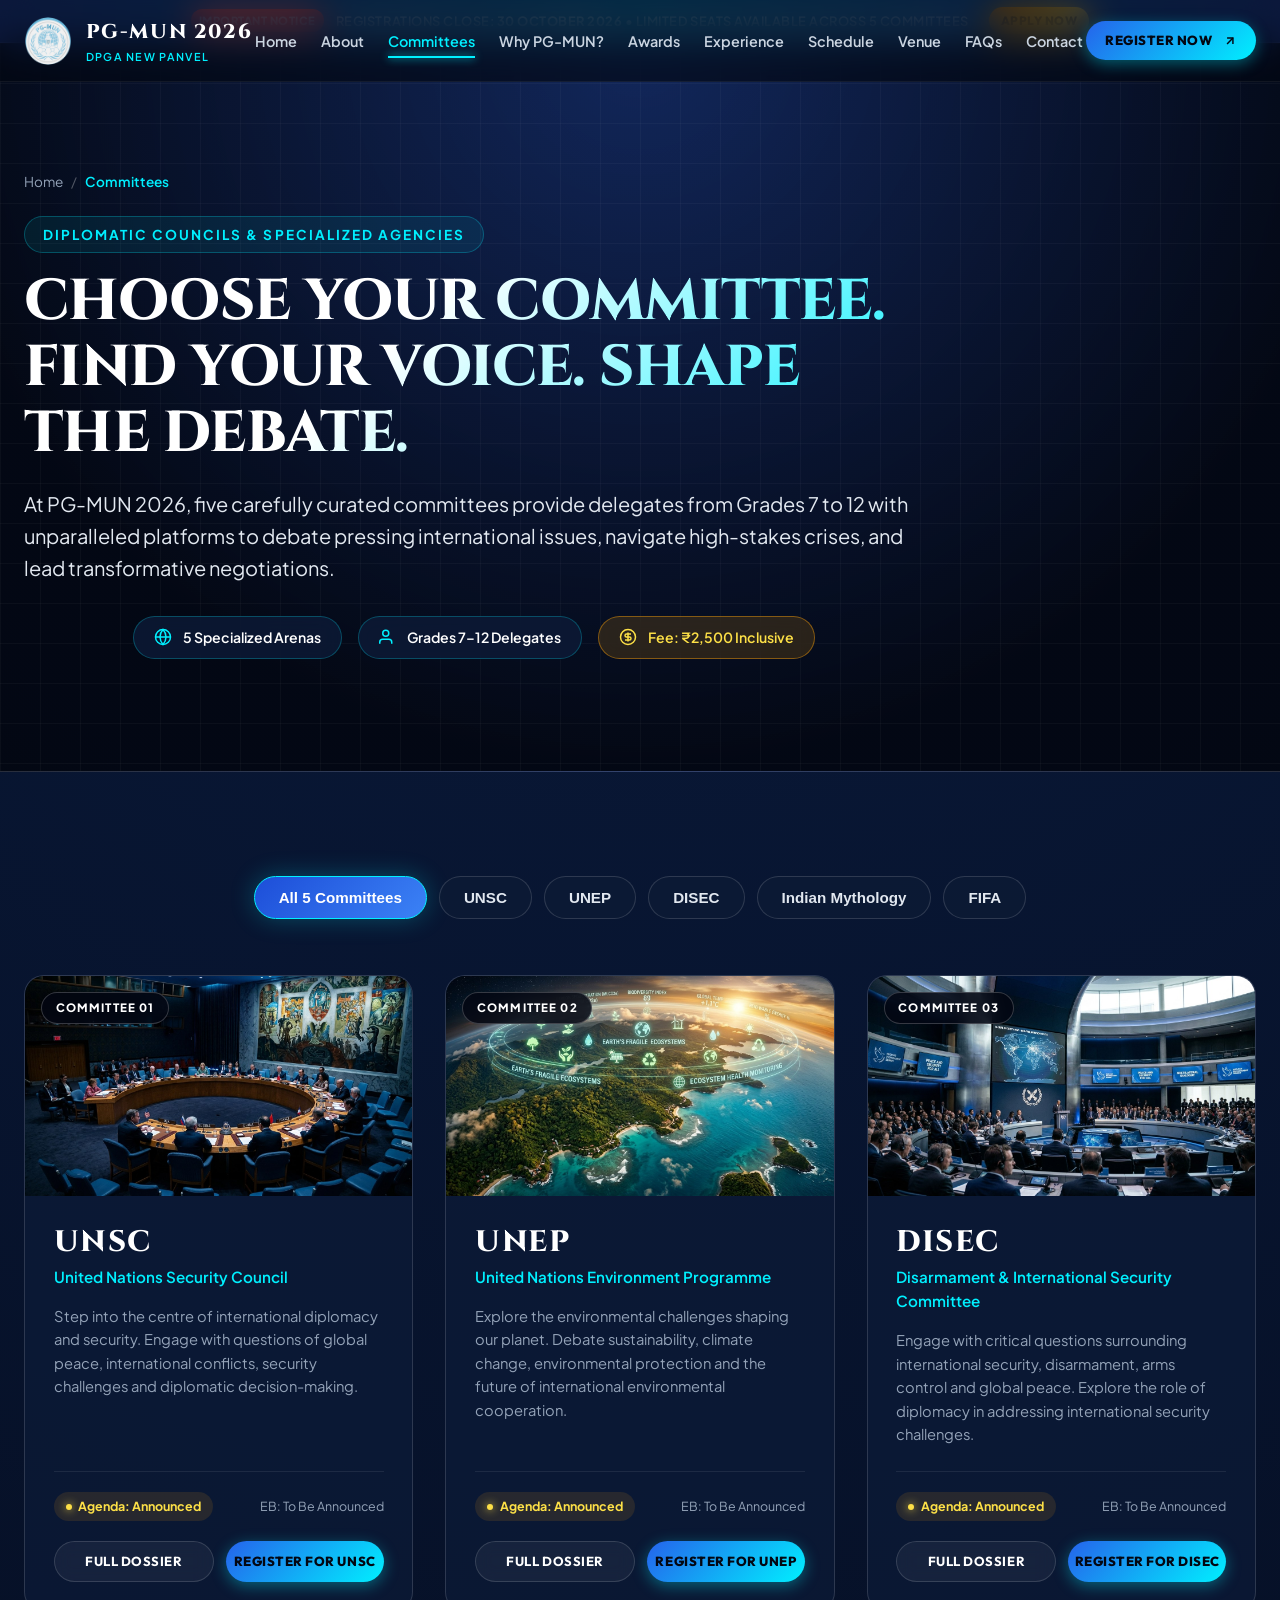
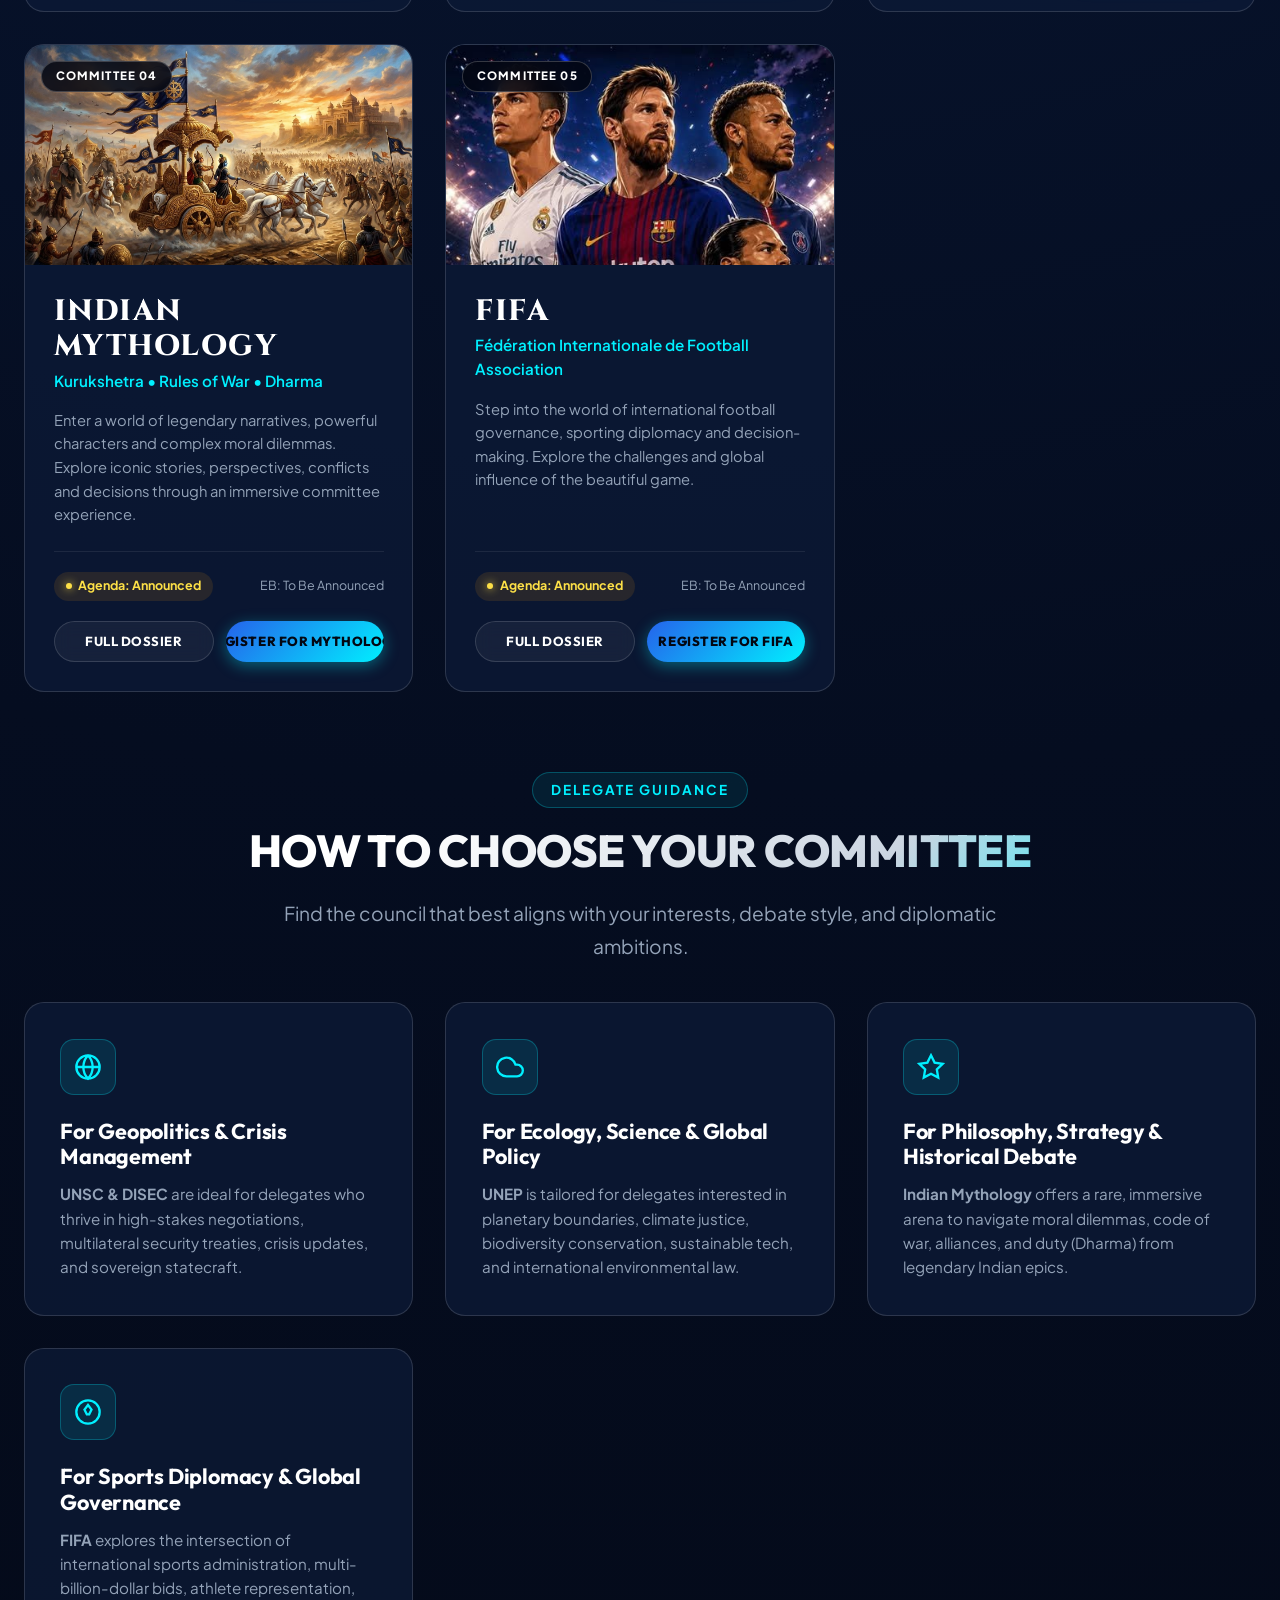
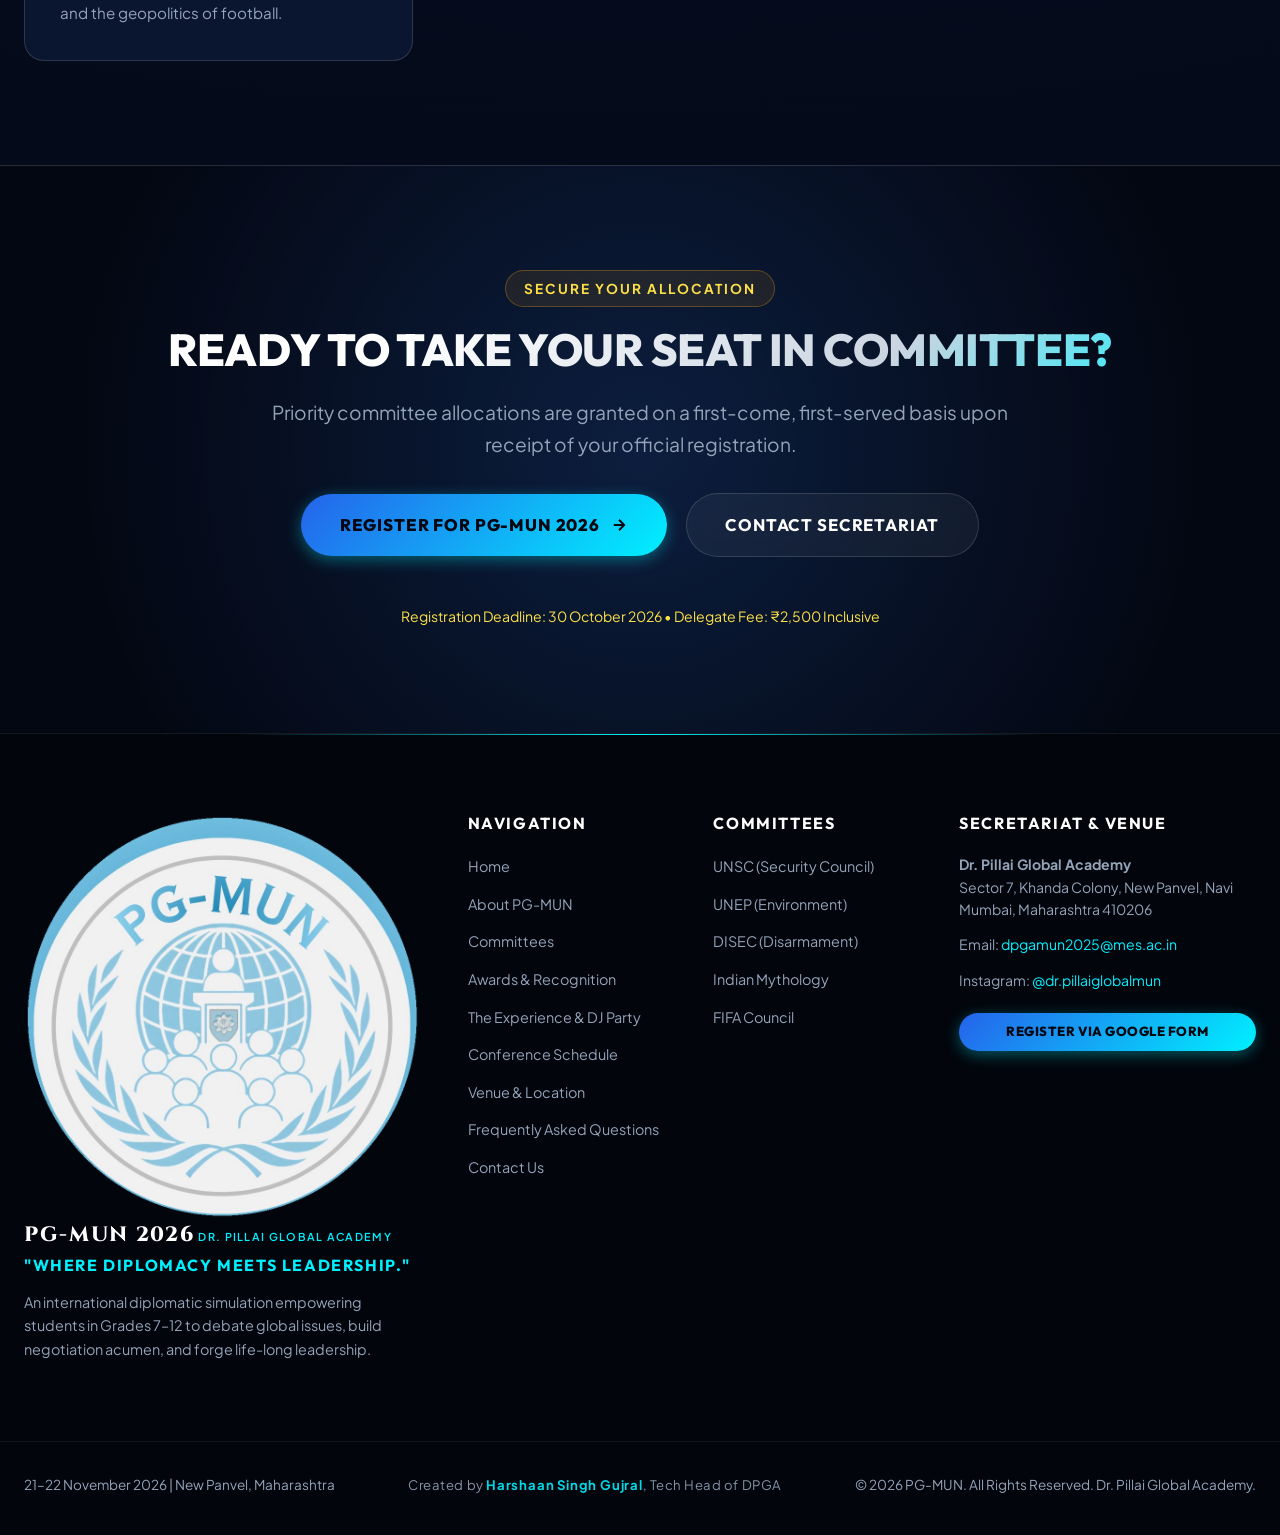
<file: committees.html>
<!DOCTYPE html>
<html lang="en">
<head>
  <meta charset="UTF-8">
  <meta name="viewport" content="width=device-width, initial-scale=1.0">
  <title>Committees | PG-MUN 2026 | Dr. Pillai Global Academy</title>
  <meta name="description" content="Explore the 5 elite committees of PG-MUN 2026: UNSC, UNEP, DISEC, Indian Mythology, and FIFA. Choose your committee, debate critical global issues, and shape the future.">
  <meta name="keywords" content="PG-MUN Committees, UNSC, UNEP, DISEC, Indian Mythology MUN, FIFA MUN, Dr. Pillai Global Academy, Model United Nations">
  <link rel="icon" type="image/png" href="assets/images/pgmun_logo.png">
  <link rel="stylesheet" href="assets/css/style.css">
</head>
<body>

  <!-- Top Announcement Bar -->
  <div class="top-announcement-bar">
    <span class="badge-alert">Important Notice</span>
    <span>REGISTRATIONS CLOSE: <strong>30 OCTOBER 2026</strong> • LIMITED SEATS AVAILABLE ACROSS 5 COMMITTEES</span>
    <a href="https://docs.google.com/forms/d/e/1FAIpQLSeMNv4Wtp6TJ-hSDyX7u2MZJtW9Ut5UFmDq5buCmw1AXc2uBw/viewform" target="_blank" rel="noopener noreferrer" class="btn btn-sm btn-gold" style="margin-left: 0.5rem; padding: 0.25rem 0.75rem; font-size: 0.75rem;">Apply Now</a>
  </div>

  <!-- Sticky Navigation Bar -->
  <header class="navbar" id="mainNavbar">
    <div class="container-wide nav-container">
      <a href="index.html" class="nav-brand" aria-label="PG-MUN 2026 Home">
        <img src="assets/images/pgmun_logo.png" alt="PG-MUN 2026 Official Logo" class="nav-logo">
        <div class="nav-brand-text">
          <span class="brand-title">PG-MUN 2026</span>
          <span class="brand-subtitle">DPGA New Panvel</span>
        </div>
      </a>

      <nav>
        <ul class="nav-menu" id="navMenu">
          <li><a href="index.html" class="nav-link">Home</a></li>
          <li><a href="about.html" class="nav-link">About</a></li>
          <li><a href="committees.html" class="nav-link active">Committees</a></li>
          <li><a href="index.html#why-pgmun" class="nav-link">Why PG-MUN?</a></li>
          <li><a href="awards.html" class="nav-link">Awards</a></li>
          <li><a href="experience.html" class="nav-link">Experience</a></li>
          <li><a href="schedule.html" class="nav-link">Schedule</a></li>
          <li><a href="venue.html" class="nav-link">Venue</a></li>
          <li><a href="faqs.html" class="nav-link">FAQs</a></li>
          <li><a href="contact.html" class="nav-link">Contact</a></li>
        </ul>
      </nav>

      <div class="nav-cta">
        <a href="https://docs.google.com/forms/d/e/1FAIpQLSeMNv4Wtp6TJ-hSDyX7u2MZJtW9Ut5UFmDq5buCmw1AXc2uBw/viewform" target="_blank" rel="noopener noreferrer" class="btn btn-primary btn-sm">
          Register Now
          <svg width="14" height="14" viewBox="0 0 24 24" fill="none" stroke="currentColor" stroke-width="2.5"><line x1="7" y1="17" x2="17" y2="7"></line><polyline points="7 7 17 7 17 17"></polyline></svg>
        </a>
        <button class="nav-toggle" id="navToggle" aria-label="Toggle Navigation Menu">
          <svg width="26" height="26" viewBox="0 0 24 24" fill="none" stroke="currentColor" stroke-width="2"><line x1="3" y1="12" x2="21" y2="12"></line><line x1="3" y1="6" x2="21" y2="6"></line><line x1="3" y1="18" x2="21" y2="18"></line></svg>
        </button>
      </div>
    </div>
  </header>

  <!-- Inner Hero Header -->
  <section class="inner-hero">
    <div class="container">
      <div class="breadcrumb-nav">
        <a href="index.html">Home</a>
        <span class="separator">/</span>
        <span class="current">Committees</span>
      </div>

      <div class="inner-hero-content">
        <div class="section-tag">Diplomatic Councils &amp; Specialized Agencies</div>
        <h1 class="inner-hero-title">CHOOSE YOUR COMMITTEE. FIND YOUR VOICE. SHAPE THE DEBATE.</h1>
        <p class="inner-hero-subtitle">
          At PG-MUN 2026, five carefully curated committees provide delegates from Grades 7 to 12 with unparalleled platforms to debate pressing international issues, navigate high-stakes crises, and lead transformative negotiations.
        </p>

        <div class="hero-badges-grid" style="margin-top: 1.5rem;">
          <div class="info-pill">
            <svg viewBox="0 0 24 24" fill="none" stroke="currentColor" stroke-width="2"><circle cx="12" cy="12" r="10"></circle><line x1="2" y1="12" x2="22" y2="12"></line><path d="M12 2a15.3 15.3 0 0 1 4 10 15.3 15.3 0 0 1-4 10 15.3 15.3 0 0 1-4-10 15.3 15.3 0 0 1 4-10z"></path></svg>
            <span>5 Specialized Arenas</span>
          </div>
          <div class="info-pill">
            <svg viewBox="0 0 24 24" fill="none" stroke="currentColor" stroke-width="2"><path d="M17 21v-2a4 4 0 0 0-4-4H5a4 4 0 0 0-4 4v2"></path><circle cx="9" cy="7" r="4"></circle></svg>
            <span>Grades 7–12 Delegates</span>
          </div>
          <div class="info-pill highlight-pill">
            <svg viewBox="0 0 24 24" fill="none" stroke="currentColor" stroke-width="2"><circle cx="12" cy="12" r="10"></circle><path d="M16 8h-6a2 2 0 1 0 0 4h4a2 2 0 1 1 0 4H8"></path><line x1="12" y1="18" x2="12" y2="6"></line></svg>
            <span>Fee: ₹2,500 Inclusive</span>
          </div>
        </div>
      </div>
    </div>
  </section>

  <!-- Committees Section Container -->
  <section class="section-padding">
    <div class="container">

      <!-- Committee Tab Filter Switcher -->
      <div class="committee-tab-nav">
        <button class="committee-tab-btn active" data-filter="all">All 5 Committees</button>
        <button class="committee-tab-btn" data-filter="unsc">UNSC</button>
        <button class="committee-tab-btn" data-filter="unep">UNEP</button>
        <button class="committee-tab-btn" data-filter="disec">DISEC</button>
        <button class="committee-tab-btn" data-filter="mythology">Indian Mythology</button>
        <button class="committee-tab-btn" data-filter="fifa">FIFA</button>
      </div>

      <div class="committees-grid">
        
        <!-- Committee 01: UNSC -->
        <div class="committee-card unsc" data-committee-type="unsc">
          <div class="committee-banner-wrap">
            <img src="assets/images/banner_unsc.jpg" alt="United Nations Security Council Chamber" class="committee-banner-img">
            <span class="committee-tag-badge">Committee 01</span>
          </div>
          <div class="committee-body">
            <h2 class="committee-code">UNSC</h2>
            <div class="committee-full-name">United Nations Security Council</div>
            <p class="committee-desc">
              Step into the centre of international diplomacy and security. Engage with questions of global peace, international conflicts, security challenges and diplomatic decision-making.
            </p>
            <div class="committee-meta-row">
              <span class="agenda-status-pill"><span class="dot"></span> Agenda: Announced</span>
              <span style="font-size: 0.78rem; color: var(--silver-muted);">EB: To Be Announced</span>
            </div>
            <div class="committee-actions">
              <a href="committee-unsc.html" class="btn btn-outline btn-sm">Full Dossier</a>
              <a href="https://docs.google.com/forms/d/e/1FAIpQLSeMNv4Wtp6TJ-hSDyX7u2MZJtW9Ut5UFmDq5buCmw1AXc2uBw/viewform" target="_blank" rel="noopener noreferrer" class="btn btn-primary btn-sm">Register for UNSC</a>
            </div>
          </div>
        </div>

        <!-- Committee 02: UNEP -->
        <div class="committee-card unep" data-committee-type="unep">
          <div class="committee-banner-wrap">
            <img src="assets/images/banner_unep.jpg" alt="United Nations Environment Programme" class="committee-banner-img">
            <span class="committee-tag-badge">Committee 02</span>
          </div>
          <div class="committee-body">
            <h2 class="committee-code">UNEP</h2>
            <div class="committee-full-name">United Nations Environment Programme</div>
            <p class="committee-desc">
              Explore the environmental challenges shaping our planet. Debate sustainability, climate change, environmental protection and the future of international environmental cooperation.
            </p>
            <div class="committee-meta-row">
              <span class="agenda-status-pill"><span class="dot"></span> Agenda: Announced</span>
              <span style="font-size: 0.78rem; color: var(--silver-muted);">EB: To Be Announced</span>
            </div>
            <div class="committee-actions">
              <a href="committee-unep.html" class="btn btn-outline btn-sm">Full Dossier</a>
              <a href="https://docs.google.com/forms/d/e/1FAIpQLSeMNv4Wtp6TJ-hSDyX7u2MZJtW9Ut5UFmDq5buCmw1AXc2uBw/viewform" target="_blank" rel="noopener noreferrer" class="btn btn-primary btn-sm">Register for UNEP</a>
            </div>
          </div>
        </div>

        <!-- Committee 03: DISEC -->
        <div class="committee-card disec" data-committee-type="disec">
          <div class="committee-banner-wrap">
            <img src="assets/images/banner_disec.jpg" alt="Disarmament and International Security Committee" class="committee-banner-img">
            <span class="committee-tag-badge">Committee 03</span>
          </div>
          <div class="committee-body">
            <h2 class="committee-code">DISEC</h2>
            <div class="committee-full-name">Disarmament &amp; International Security Committee</div>
            <p class="committee-desc">
              Engage with critical questions surrounding international security, disarmament, arms control and global peace. Explore the role of diplomacy in addressing international security challenges.
            </p>
            <div class="committee-meta-row">
              <span class="agenda-status-pill"><span class="dot"></span> Agenda: Announced</span>
              <span style="font-size: 0.78rem; color: var(--silver-muted);">EB: To Be Announced</span>
            </div>
            <div class="committee-actions">
              <a href="committee-disec.html" class="btn btn-outline btn-sm">Full Dossier</a>
              <a href="https://docs.google.com/forms/d/e/1FAIpQLSeMNv4Wtp6TJ-hSDyX7u2MZJtW9Ut5UFmDq5buCmw1AXc2uBw/viewform" target="_blank" rel="noopener noreferrer" class="btn btn-primary btn-sm">Register for DISEC</a>
            </div>
          </div>
        </div>

        <!-- Committee 04: Indian Mythology -->
        <div class="committee-card mythology" data-committee-type="mythology">
          <div class="committee-banner-wrap">
            <img src="assets/images/banner_mythology.jpg" alt="Indian Mythology Kurukshetra Committee" class="committee-banner-img">
            <span class="committee-tag-badge">Committee 04</span>
          </div>
          <div class="committee-body">
            <h2 class="committee-code">INDIAN MYTHOLOGY</h2>
            <div class="committee-full-name">Kurukshetra • Rules of War • Dharma</div>
            <p class="committee-desc">
              Enter a world of legendary narratives, powerful characters and complex moral dilemmas. Explore iconic stories, perspectives, conflicts and decisions through an immersive committee experience.
            </p>
            <div class="committee-meta-row">
              <span class="agenda-status-pill"><span class="dot"></span> Agenda: Announced</span>
              <span style="font-size: 0.78rem; color: var(--silver-muted);">EB: To Be Announced</span>
            </div>
            <div class="committee-actions">
              <a href="committee-mythology.html" class="btn btn-outline btn-sm">Full Dossier</a>
              <a href="https://docs.google.com/forms/d/e/1FAIpQLSeMNv4Wtp6TJ-hSDyX7u2MZJtW9Ut5UFmDq5buCmw1AXc2uBw/viewform" target="_blank" rel="noopener noreferrer" class="btn btn-primary btn-sm">Register for Mythology</a>
            </div>
          </div>
        </div>

        <!-- Committee 05: FIFA -->
        <div class="committee-card fifa" data-committee-type="fifa">
          <div class="committee-banner-wrap">
            <img src="assets/images/fifa_poster.jpg" alt="FIFA Sporting Diplomacy Committee" class="committee-banner-img" style="object-position: top center;">
            <span class="committee-tag-badge">Committee 05</span>
          </div>
          <div class="committee-body">
            <h2 class="committee-code">FIFA</h2>
            <div class="committee-full-name">Fédération Internationale de Football Association</div>
            <p class="committee-desc">
              Step into the world of international football governance, sporting diplomacy and decision-making. Explore the challenges and global influence of the beautiful game.
            </p>
            <div class="committee-meta-row">
              <span class="agenda-status-pill"><span class="dot"></span> Agenda: Announced</span>
              <span style="font-size: 0.78rem; color: var(--silver-muted);">EB: To Be Announced</span>
            </div>
            <div class="committee-actions">
              <a href="committee-fifa.html" class="btn btn-outline btn-sm">Full Dossier</a>
              <a href="https://docs.google.com/forms/d/e/1FAIpQLSeMNv4Wtp6TJ-hSDyX7u2MZJtW9Ut5UFmDq5buCmw1AXc2uBw/viewform" target="_blank" rel="noopener noreferrer" class="btn btn-primary btn-sm">Register for FIFA</a>
            </div>
          </div>
        </div>

      </div>

      <!-- Committee Selection Guide -->
      <div style="margin-top: 5rem;">
        <div class="text-center">
          <div class="section-tag">Delegate Guidance</div>
          <h2 class="section-title">HOW TO CHOOSE YOUR COMMITTEE</h2>
          <p class="section-subtitle">
            Find the council that best aligns with your interests, debate style, and diplomatic ambitions.
          </p>
        </div>

        <div class="why-grid" style="margin-top: 2.5rem;">
          <div class="why-card">
            <div class="why-icon-box">
              <svg width="28" height="28" viewBox="0 0 24 24" fill="none" stroke="currentColor" stroke-width="2"><circle cx="12" cy="12" r="10"></circle><path d="M12 2a14.5 14.5 0 0 0 0 20 14.5 14.5 0 0 0 0-20"></path><path d="M2 12h20"></path></svg>
            </div>
            <h3>For Geopolitics &amp; Crisis Management</h3>
            <p><strong>UNSC &amp; DISEC</strong> are ideal for delegates who thrive in high-stakes negotiations, multilateral security treaties, crisis updates, and sovereign statecraft.</p>
          </div>

          <div class="why-card">
            <div class="why-icon-box">
              <svg width="28" height="28" viewBox="0 0 24 24" fill="none" stroke="currentColor" stroke-width="2"><path d="M18 10h-1.26A8 8 0 1 0 9 20h9a5 5 0 0 0 0-10z"></path></svg>
            </div>
            <h3>For Ecology, Science &amp; Global Policy</h3>
            <p><strong>UNEP</strong> is tailored for delegates interested in planetary boundaries, climate justice, biodiversity conservation, sustainable tech, and international environmental law.</p>
          </div>

          <div class="why-card">
            <div class="why-icon-box">
              <svg width="28" height="28" viewBox="0 0 24 24" fill="none" stroke="currentColor" stroke-width="2"><polygon points="12 2 15.09 8.26 22 9.27 17 14.14 18.18 21.02 12 17.77 5.82 21.02 7 14.14 2 9.27 8.91 8.26 12 2"></polygon></svg>
            </div>
            <h3>For Philosophy, Strategy &amp; Historical Debate</h3>
            <p><strong>Indian Mythology</strong> offers a rare, immersive arena to navigate moral dilemmas, code of war, alliances, and duty (Dharma) from legendary Indian epics.</p>
          </div>

          <div class="why-card">
            <div class="why-icon-box">
              <svg width="28" height="28" viewBox="0 0 24 24" fill="none" stroke="currentColor" stroke-width="2"><circle cx="12" cy="12" r="10"></circle><polygon points="12 6 15 10 13 14 11 14 9 10 12 6"></polygon></svg>
            </div>
            <h3>For Sports Diplomacy &amp; Global Governance</h3>
            <p><strong>FIFA</strong> explores the intersection of international sports administration, multi-billion-dollar bids, athlete representation, and the geopolitics of football.</p>
          </div>
        </div>
      </div>

    </div>
  </section>

  <!-- Registration CTA Banner -->
  <section class="section-padding" style="background: radial-gradient(circle at 50% 50%, rgba(20, 50, 100, 0.5) 0%, rgba(3, 7, 18, 0.95) 80%); border-top: 1px solid var(--border-glass);">
    <div class="container text-center">
      <div class="section-tag gold">Secure Your Allocation</div>
      <h2 class="section-title">READY TO TAKE YOUR SEAT IN COMMITTEE?</h2>
      <p class="section-subtitle" style="margin-bottom: 2rem;">
        Priority committee allocations are granted on a first-come, first-served basis upon receipt of your official registration.
      </p>
      <div class="hero-cta-group" style="justify-content: center;">
        <a href="https://docs.google.com/forms/d/e/1FAIpQLSeMNv4Wtp6TJ-hSDyX7u2MZJtW9Ut5UFmDq5buCmw1AXc2uBw/viewform" target="_blank" rel="noopener noreferrer" class="btn btn-primary btn-lg">
          Register for PG-MUN 2026
          <svg width="18" height="18" viewBox="0 0 24 24" fill="none" stroke="currentColor" stroke-width="2.5"><line x1="5" y1="12" x2="19" y2="12"></line><polyline points="12 5 19 12 12 19"></polyline></svg>
        </a>
        <a href="contact.html" class="btn btn-outline btn-lg">Contact Secretariat</a>
      </div>
      <p style="margin-top: 1.5rem; font-size: 0.88rem; color: var(--gold-light);">
        Registration Deadline: 30 October 2026 • Delegate Fee: ₹2,500 Inclusive
      </p>
    </div>
  </section>

  <!-- 16. Footer -->
  <footer class="footer">
    <div class="container footer-top">
      <div>
        <div class="footer-brand">
          <img src="assets/images/pgmun_logo.png" alt="PG-MUN Official Seal">
          <div class="brand-text">
            <span class="brand-title" style="font-size: 1.3rem;">PG-MUN 2026</span>
            <span class="brand-subtitle">Dr. Pillai Global Academy</span>
          </div>
        </div>
        <p class="footer-tagline">"WHERE DIPLOMACY MEETS LEADERSHIP."</p>
        <p style="font-size: 0.9rem; color: var(--silver-muted); margin-bottom: 1.5rem; line-height: 1.6;">
          An international diplomatic simulation empowering students in Grades 7–12 to debate global issues, build negotiation acumen, and forge life-long leadership.
        </p>
      </div>

      <div class="footer-col">
        <h4 class="footer-title">Navigation</h4>
        <ul class="footer-links">
          <li><a href="index.html">Home</a></li>
          <li><a href="about.html">About PG-MUN</a></li>
          <li><a href="committees.html">Committees</a></li>
          <li><a href="awards.html">Awards &amp; Recognition</a></li>
          <li><a href="experience.html">The Experience &amp; DJ Party</a></li>
          <li><a href="schedule.html">Conference Schedule</a></li>
          <li><a href="venue.html">Venue &amp; Location</a></li>
          <li><a href="faqs.html">Frequently Asked Questions</a></li>
          <li><a href="contact.html">Contact Us</a></li>
        </ul>
      </div>

      <div class="footer-col">
        <h4 class="footer-title">Committees</h4>
        <ul class="footer-links">
          <li><a href="committee-unsc.html">UNSC (Security Council)</a></li>
          <li><a href="committee-unep.html">UNEP (Environment)</a></li>
          <li><a href="committee-disec.html">DISEC (Disarmament)</a></li>
          <li><a href="committee-mythology.html">Indian Mythology</a></li>
          <li><a href="committee-fifa.html">FIFA Council</a></li>
        </ul>
      </div>

      <div class="footer-col">
        <h4 class="footer-title">Secretariat &amp; Venue</h4>
        <p style="font-size: 0.88rem; color: var(--silver-muted); margin-bottom: 0.75rem; line-height: 1.6;">
          <strong>Dr. Pillai Global Academy</strong><br>
          Sector 7, Khanda Colony, New Panvel, Navi Mumbai, Maharashtra 410206
        </p>
        <p style="font-size: 0.88rem; color: var(--silver-muted); margin-bottom: 0.75rem;">
          Email: <a href="mailto:dpgamun2025@mes.ac.in" style="color: var(--cyan-bright);">dpgamun2025@mes.ac.in</a>
        </p>
        <p style="font-size: 0.88rem; color: var(--silver-muted); margin-bottom: 1.25rem;">
          Instagram: <a href="https://www.instagram.com/dr.pillaiglobalmun/" target="_blank" rel="noopener noreferrer" style="color: var(--cyan-bright);">@dr.pillaiglobalmun</a>
        </p>
        <a href="https://docs.google.com/forms/d/e/1FAIpQLSeMNv4Wtp6TJ-hSDyX7u2MZJtW9Ut5UFmDq5buCmw1AXc2uBw/viewform" target="_blank" rel="noopener noreferrer" class="btn btn-primary btn-sm" style="width: 100%;">
          Register via Google Form
        </a>
      </div>
    </div>

    <div class="container footer-bottom">
      <div>
        <span>21–22 November 2026 | New Panvel, Maharashtra</span>
      </div>
      <div class="footer-credit">
        Created by <span class="credit-name">Harshaan Singh Gujral</span>, Tech Head of DPGA
      </div>
      <div>
        <span>&copy; 2026 PG-MUN. All Rights Reserved. Dr. Pillai Global Academy.</span>
      </div>
    </div>
  </footer>

  <!-- Floating Back to Top Button -->
  <button class="back-to-top" id="backToTop" aria-label="Back to Top">
    <svg width="20" height="20" viewBox="0 0 24 24" fill="none" stroke="currentColor" stroke-width="2.5"><polyline points="18 15 12 9 6 15"></polyline></svg>
  </button>

  <script src="assets/js/main.js"></script>
  <script>
    // Tab Filter for Committees Hub
    document.addEventListener('DOMContentLoaded', () => {
      const tabBtns = document.querySelectorAll('.committee-tab-btn');
      const cards = document.querySelectorAll('.committee-card');

      tabBtns.forEach(btn => {
        btn.addEventListener('click', () => {
          tabBtns.forEach(b => b.classList.remove('active'));
          btn.classList.add('active');

          const filter = btn.getAttribute('data-filter');
          cards.forEach(card => {
            if (filter === 'all' || card.getAttribute('data-committee-type') === filter) {
              card.style.display = 'flex';
            } else {
              card.style.display = 'none';
            }
          });
        });
      });
    });
  </script>
</body>
</html>
</file>
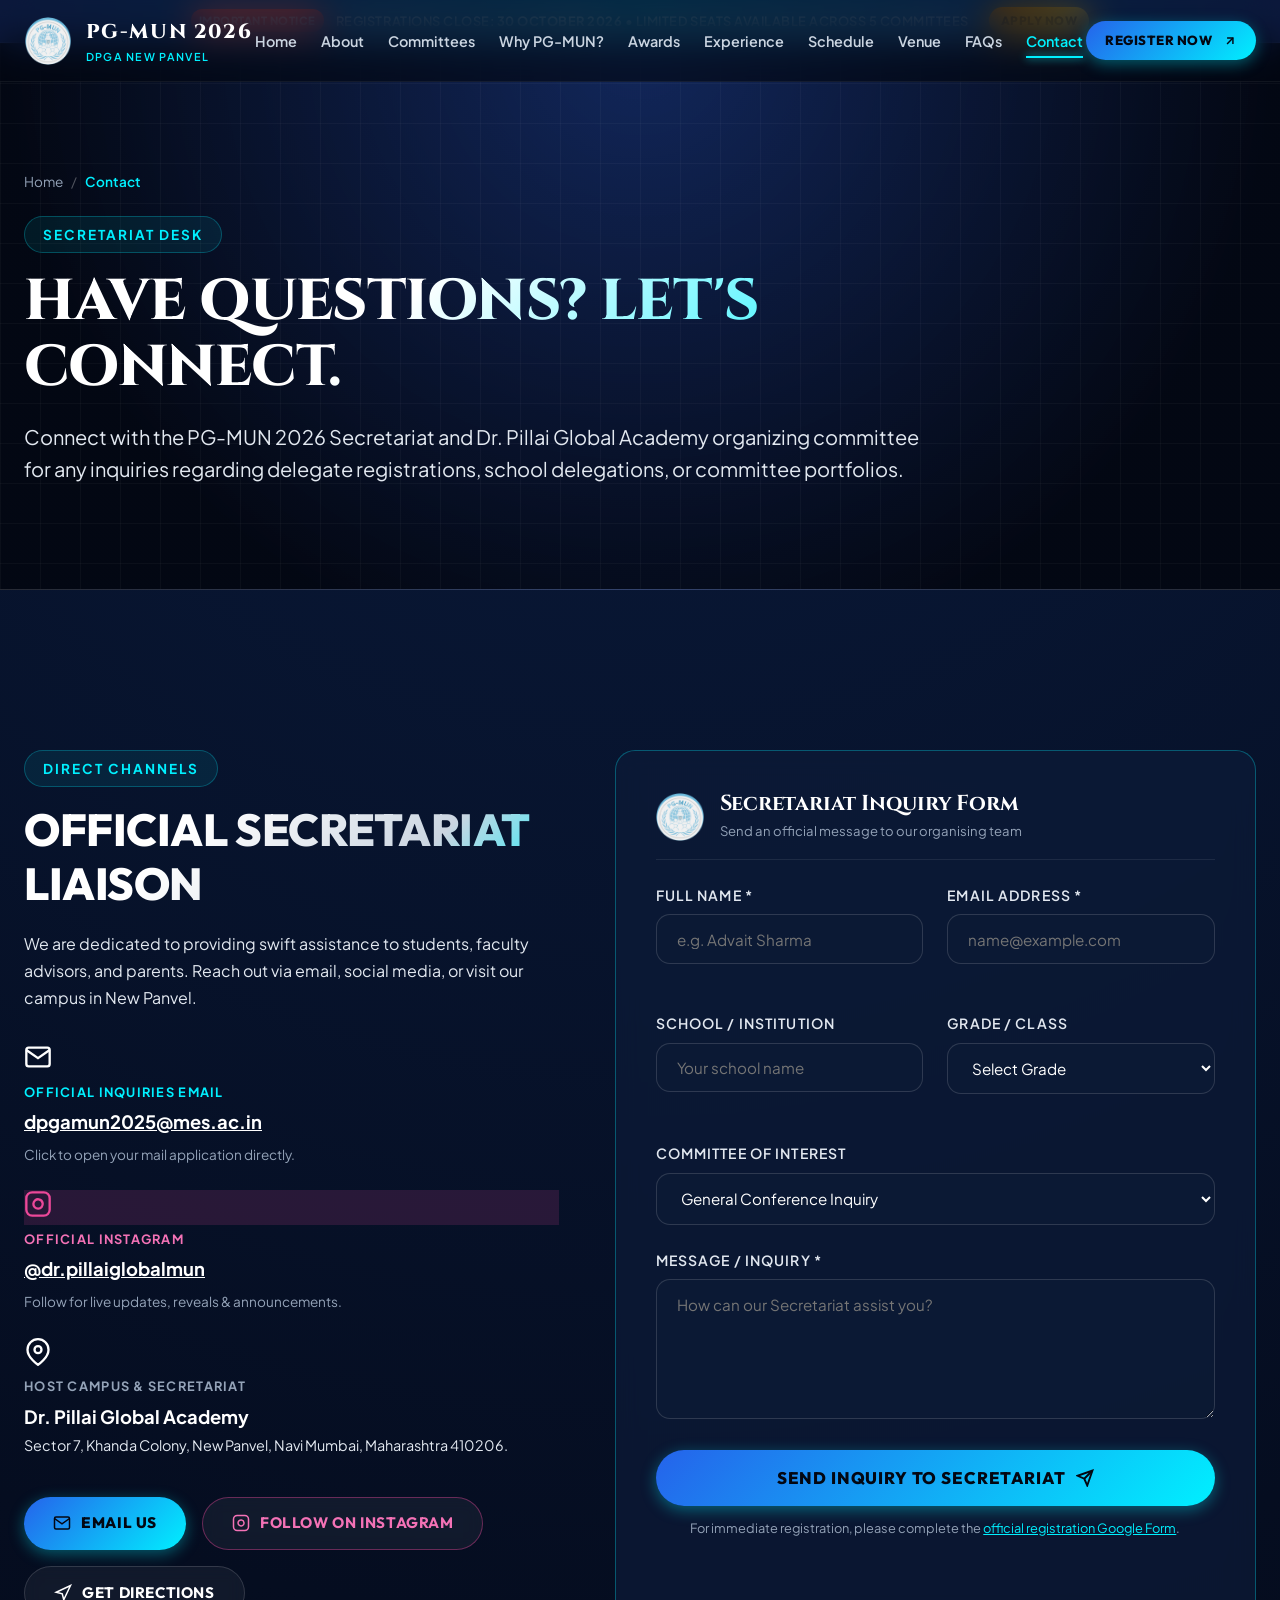
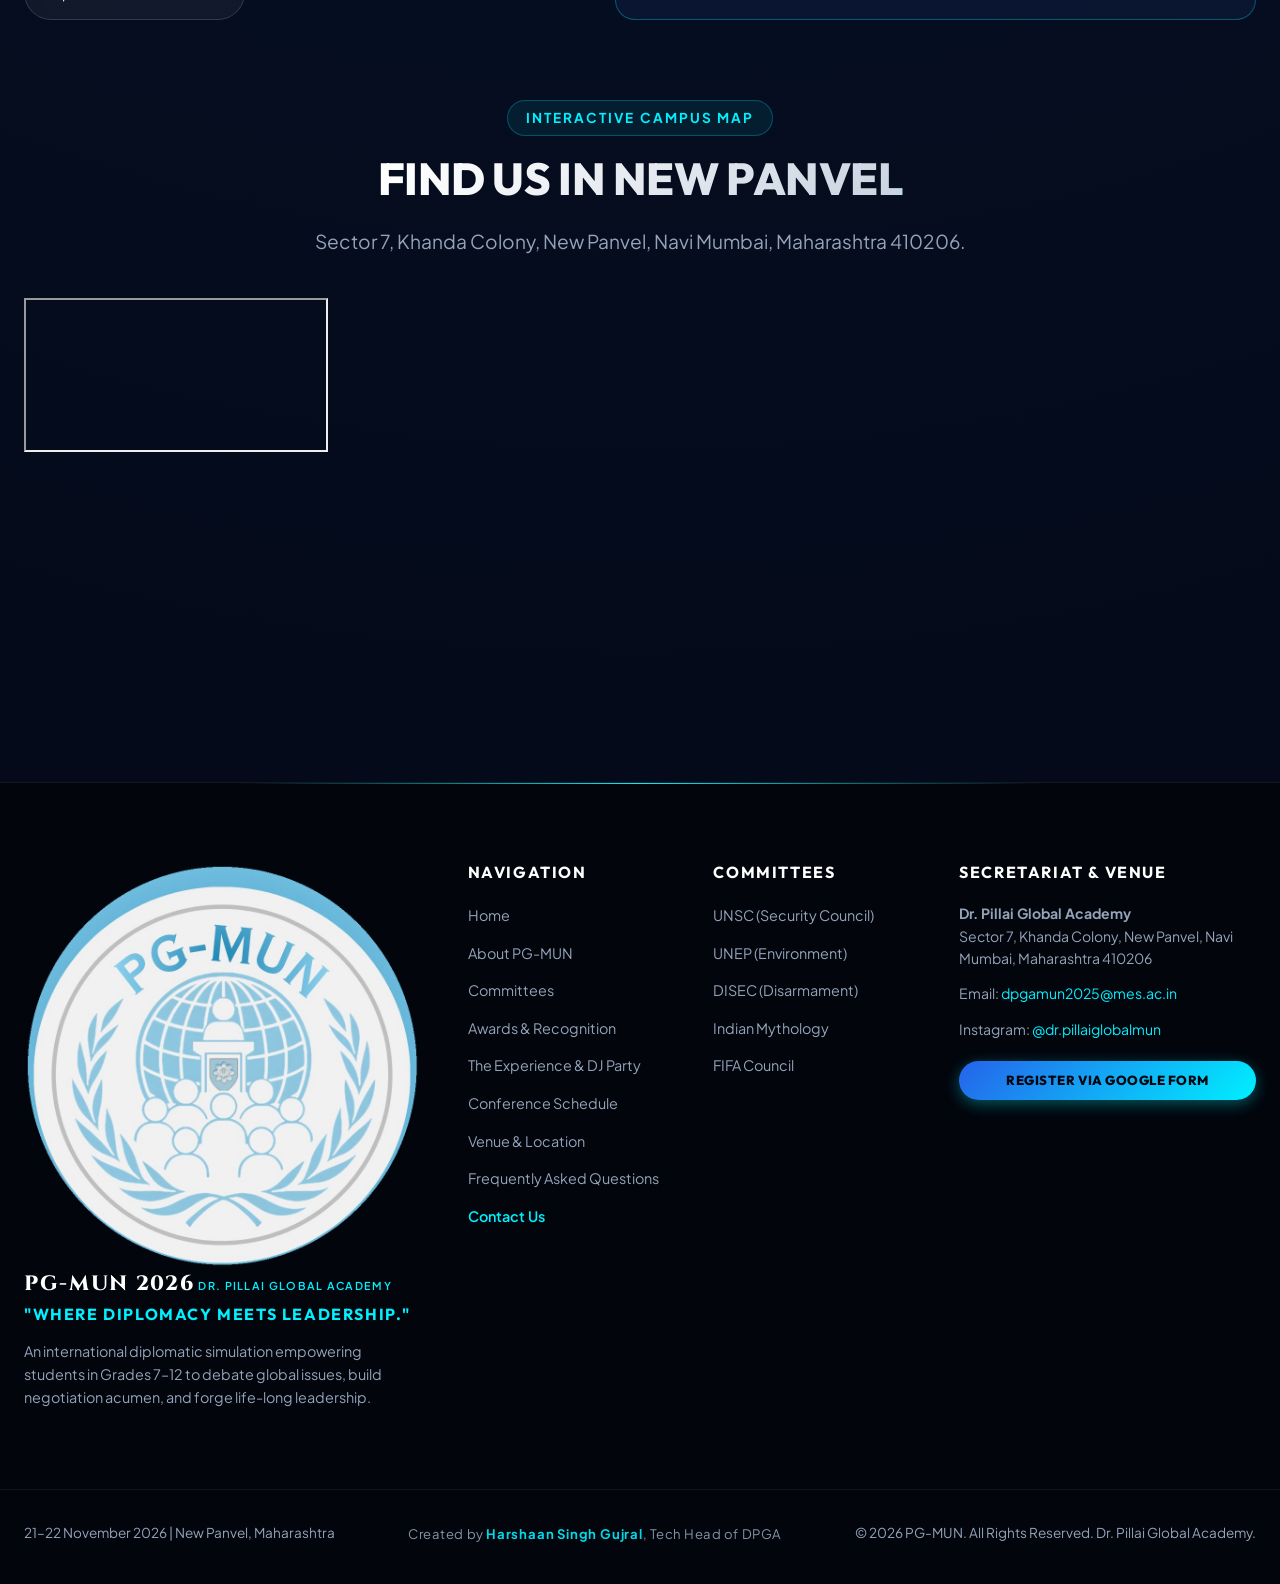
<file: contact.html>
<!DOCTYPE html>
<html lang="en">
<head>
  <meta charset="UTF-8">
  <meta name="viewport" content="width=device-width, initial-scale=1.0">
  <title>Contact Us | PG-MUN 2026 | Dr. Pillai Global Academy</title>
  <meta name="description" content="Get in touch with the PG-MUN 2026 Secretariat at Dr. Pillai Global Academy, New Panvel. Inquire about registrations, delegations, committees, and partnerships.">
  <meta name="keywords" content="Contact PG-MUN, DPGA MUN Email, Instagram, Dr. Pillai Global Academy, MUN Secretariat, New Panvel">
  <link rel="icon" type="image/png" href="assets/images/pgmun_logo.png">
  <link rel="stylesheet" href="assets/css/style.css">
</head>
<body>

  <!-- Top Announcement Bar -->
  <div class="top-announcement-bar">
    <span class="badge-alert">Important Notice</span>
    <span>REGISTRATIONS CLOSE: <strong>30 OCTOBER 2026</strong> • LIMITED SEATS AVAILABLE ACROSS 5 COMMITTEES</span>
    <a href="https://docs.google.com/forms/d/e/1FAIpQLSeMNv4Wtp6TJ-hSDyX7u2MZJtW9Ut5UFmDq5buCmw1AXc2uBw/viewform" target="_blank" rel="noopener noreferrer" class="btn btn-sm btn-gold" style="margin-left: 0.5rem; padding: 0.25rem 0.75rem; font-size: 0.75rem;">Apply Now</a>
  </div>

  <!-- Sticky Navigation Bar -->
  <header class="navbar" id="mainNavbar">
    <div class="container-wide nav-container">
      <a href="index.html" class="nav-brand" aria-label="PG-MUN 2026 Home">
        <img src="assets/images/pgmun_logo.png" alt="PG-MUN 2026 Official Logo" class="nav-logo">
        <div class="nav-brand-text">
          <span class="brand-title">PG-MUN 2026</span>
          <span class="brand-subtitle">DPGA New Panvel</span>
        </div>
      </a>

      <nav>
        <ul class="nav-menu" id="navMenu">
          <li><a href="index.html" class="nav-link">Home</a></li>
          <li><a href="about.html" class="nav-link">About</a></li>
          <li><a href="committees.html" class="nav-link">Committees</a></li>
          <li><a href="index.html#why-pgmun" class="nav-link">Why PG-MUN?</a></li>
          <li><a href="awards.html" class="nav-link">Awards</a></li>
          <li><a href="experience.html" class="nav-link">Experience</a></li>
          <li><a href="schedule.html" class="nav-link">Schedule</a></li>
          <li><a href="venue.html" class="nav-link">Venue</a></li>
          <li><a href="faqs.html" class="nav-link">FAQs</a></li>
          <li><a href="contact.html" class="nav-link active">Contact</a></li>
        </ul>
      </nav>

      <div class="nav-cta">
        <a href="https://docs.google.com/forms/d/e/1FAIpQLSeMNv4Wtp6TJ-hSDyX7u2MZJtW9Ut5UFmDq5buCmw1AXc2uBw/viewform" target="_blank" rel="noopener noreferrer" class="btn btn-primary btn-sm">
          Register Now
          <svg width="14" height="14" viewBox="0 0 24 24" fill="none" stroke="currentColor" stroke-width="2.5"><line x1="7" y1="17" x2="17" y2="7"></line><polyline points="7 7 17 7 17 17"></polyline></svg>
        </a>
        <button class="nav-toggle" id="navToggle" aria-label="Toggle Navigation Menu">
          <svg width="26" height="26" viewBox="0 0 24 24" fill="none" stroke="currentColor" stroke-width="2"><line x1="3" y1="12" x2="21" y2="12"></line><line x1="3" y1="6" x2="21" y2="6"></line><line x1="3" y1="18" x2="21" y2="18"></line></svg>
        </button>
      </div>
    </div>
  </header>

  <!-- Inner Hero Header -->
  <section class="inner-hero">
    <div class="container">
      <div class="breadcrumb-nav">
        <a href="index.html">Home</a>
        <span class="separator">/</span>
        <span class="current">Contact</span>
      </div>

      <div class="inner-hero-content">
        <div class="section-tag">Secretariat Desk</div>
        <h1 class="inner-hero-title">HAVE QUESTIONS? LET'S CONNECT.</h1>
        <p class="inner-hero-subtitle">
          Connect with the PG-MUN 2026 Secretariat and Dr. Pillai Global Academy organizing committee for any inquiries regarding delegate registrations, school delegations, or committee portfolios.
        </p>
      </div>
    </div>
  </section>

  <!-- Contact Us Main Section -->
  <section class="section-padding">
    <div class="container">
      
      <div class="contact-grid">
        
        <!-- Left: Official Channels & Action Cards -->
        <div>
          <div class="section-tag">Direct Channels</div>
          <h2 class="section-title">OFFICIAL SECRETARIAT LIAISON</h2>
          <p style="color: var(--silver-primary); font-size: 1rem; line-height: 1.7; margin-bottom: 2rem;">
            We are dedicated to providing swift assistance to students, faculty advisors, and parents. Reach out via email, social media, or visit our campus in New Panvel.
          </p>

          <div style="display: flex; flex-direction: column; gap: 1.5rem; margin-bottom: 2.5rem;">
            
            <!-- Email Card -->
            <div class="venue-address-card" style="border-color: rgba(0, 240, 255, 0.35);">
              <div class="address-icon">
                <svg width="28" height="28" viewBox="0 0 24 24" fill="none" stroke="currentColor" stroke-width="2"><path d="M4 4h16c1.1 0 2 .9 2 2v12c0 1.1-.9 2-2 2H4c-1.1 0-2-.9-2-2V6c0-1.1.9-2 2-2z"></path><polyline points="22,6 12,13 2,6"></polyline></svg>
              </div>
              <div>
                <span style="font-size: 0.8rem; text-transform: uppercase; letter-spacing: 0.1em; color: var(--cyan-bright); font-weight: 700;">Official Inquiries Email</span>
                <strong style="color: #ffffff; font-size: 1.15rem; display: block; margin: 0.25rem 0;">
                  <a href="mailto:dpgamun2025@mes.ac.in" style="color: #ffffff; text-decoration: underline;">dpgamun2025@mes.ac.in</a>
                </strong>
                <span style="font-size: 0.85rem; color: var(--silver-muted);">Click to open your mail application directly.</span>
              </div>
            </div>

            <!-- Instagram Card -->
            <div class="venue-address-card" style="border-color: rgba(236, 72, 153, 0.35);">
              <div class="address-icon" style="background: rgba(236, 72, 153, 0.15); border-color: rgba(236, 72, 153, 0.4); color: #ec4899;">
                <svg width="28" height="28" viewBox="0 0 24 24" fill="none" stroke="currentColor" stroke-width="2"><rect x="2" y="2" width="20" height="20" rx="5" ry="5"></rect><path d="M16 11.37A4 4 0 1 1 12.63 8 4 4 0 0 1 16 11.37z"></path><line x1="17.5" y1="6.5" x2="17.51" y2="6.5"></line></svg>
              </div>
              <div>
                <span style="font-size: 0.8rem; text-transform: uppercase; letter-spacing: 0.1em; color: #f472b6; font-weight: 700;">Official Instagram</span>
                <strong style="color: #ffffff; font-size: 1.15rem; display: block; margin: 0.25rem 0;">
                  <a href="https://www.instagram.com/dr.pillaiglobalmun/" target="_blank" rel="noopener noreferrer" style="color: #ffffff; text-decoration: underline;">@dr.pillaiglobalmun</a>
                </strong>
                <span style="font-size: 0.85rem; color: var(--silver-muted);">Follow for live updates, reveals &amp; announcements.</span>
              </div>
            </div>

            <!-- Campus Address Card -->
            <div class="venue-address-card">
              <div class="address-icon">
                <svg width="28" height="28" viewBox="0 0 24 24" fill="none" stroke="currentColor" stroke-width="2"><path d="M21 10c0 7-9 13-9 13s-9-6-9-13a9 9 0 0 1 18 0z"></path><circle cx="12" cy="10" r="3"></circle></svg>
              </div>
              <div>
                <span style="font-size: 0.8rem; text-transform: uppercase; letter-spacing: 0.1em; color: var(--silver-muted); font-weight: 700;">Host Campus &amp; Secretariat</span>
                <strong style="color: #ffffff; font-size: 1.15rem; display: block; margin: 0.25rem 0;">Dr. Pillai Global Academy</strong>
                <p style="color: var(--silver-primary); font-size: 0.9rem; line-height: 1.5; margin: 0;">
                  Sector 7, Khanda Colony, New Panvel, Navi Mumbai, Maharashtra 410206.
                </p>
              </div>
            </div>

          </div>

          <!-- Quick Action Buttons -->
          <div style="display: flex; gap: 1rem; flex-wrap: wrap;">
            <a href="mailto:dpgamun2025@mes.ac.in" class="btn btn-primary">
              <svg width="18" height="18" viewBox="0 0 24 24" fill="none" stroke="currentColor" stroke-width="2"><path d="M4 4h16c1.1 0 2 .9 2 2v12c0 1.1-.9 2-2 2H4c-1.1 0-2-.9-2-2V6c0-1.1.9-2 2-2z"></path><polyline points="22,6 12,13 2,6"></polyline></svg>
              Email Us
            </a>
            <a href="https://www.instagram.com/dr.pillaiglobalmun/" target="_blank" rel="noopener noreferrer" class="btn btn-outline" style="border-color: rgba(236, 72, 153, 0.4); color: #f472b6;">
              <svg width="18" height="18" viewBox="0 0 24 24" fill="none" stroke="currentColor" stroke-width="2"><rect x="2" y="2" width="20" height="20" rx="5" ry="5"></rect><path d="M16 11.37A4 4 0 1 1 12.63 8 4 4 0 0 1 16 11.37z"></path></svg>
              Follow on Instagram
            </a>
            <a href="https://maps.google.com/?q=Dr.+Pillai+Global+Academy,+Sector+7,+Khanda+Colony,+New+Panvel,+Maharashtra+410206" target="_blank" rel="noopener noreferrer" class="btn btn-outline">
              <svg width="18" height="18" viewBox="0 0 24 24" fill="none" stroke="currentColor" stroke-width="2"><polygon points="3 11 22 2 13 21 11 13 3 11"></polygon></svg>
              Get Directions
            </a>
          </div>

        </div>

        <!-- Right: Interactive Inquiry Form -->
        <div class="dossier-card" style="border-color: rgba(0, 240, 255, 0.3);">
          <div style="display: flex; align-items: center; gap: 1rem; margin-bottom: 1.5rem; padding-bottom: 1rem; border-bottom: 1px solid var(--border-subtle);">
            <img src="assets/images/pgmun_logo.png" alt="PG-MUN Logo" style="width: 48px; height: 48px;">
            <div>
              <h3 style="font-family: var(--font-display); font-size: 1.35rem; margin: 0; color: #ffffff;">Secretariat Inquiry Form</h3>
              <span style="font-size: 0.82rem; color: var(--silver-muted);">Send an official message to our organising team</span>
            </div>
          </div>

          <form id="inquiryForm" class="contact-form-grid">
            <div class="form-group">
              <label for="formName" class="form-label">Full Name *</label>
              <input type="text" id="formName" class="form-control" placeholder="e.g. Advait Sharma" required>
            </div>

            <div class="form-group">
              <label for="formEmail" class="form-label">Email Address *</label>
              <input type="email" id="formEmail" class="form-control" placeholder="name@example.com" required>
            </div>

            <div class="form-group">
              <label for="formSchool" class="form-label">School / Institution</label>
              <input type="text" id="formSchool" class="form-control" placeholder="Your school name">
            </div>

            <div class="form-group">
              <label for="formGrade" class="form-label">Grade / Class</label>
              <select id="formGrade" class="form-control">
                <option value="">Select Grade</option>
                <option value="Grade 7">Grade 7</option>
                <option value="Grade 8">Grade 8</option>
                <option value="Grade 9">Grade 9</option>
                <option value="Grade 10">Grade 10</option>
                <option value="Grade 11">Grade 11</option>
                <option value="Grade 12">Grade 12</option>
                <option value="Faculty Advisor">Faculty Advisor / Teacher</option>
                <option value="Parent">Parent</option>
              </select>
            </div>

            <div class="form-group-full">
              <label for="formCommittee" class="form-label">Committee of Interest</label>
              <select id="formCommittee" class="form-control">
                <option value="General Inquiry">General Conference Inquiry</option>
                <option value="UNSC">UNSC – United Nations Security Council</option>
                <option value="UNEP">UNEP – United Nations Environment Programme</option>
                <option value="DISEC">DISEC – Disarmament &amp; International Security</option>
                <option value="Indian Mythology">Indian Mythology – Kurukshetra &amp; Dharma</option>
                <option value="FIFA">FIFA – Football Governance</option>
              </select>
            </div>

            <div class="form-group-full">
              <label for="formMessage" class="form-label">Message / Inquiry *</label>
              <textarea id="formMessage" class="form-control" placeholder="How can our Secretariat assist you?" required></textarea>
            </div>

            <div class="form-group-full">
              <button type="submit" class="btn btn-primary btn-lg" style="width: 100%;">
                Send Inquiry to Secretariat
                <svg width="18" height="18" viewBox="0 0 24 24" fill="none" stroke="currentColor" stroke-width="2.5"><line x1="22" y1="2" x2="11" y2="13"></line><polygon points="22 2 15 22 11 13 2 9 22 2"></polygon></svg>
              </button>
              <p style="font-size: 0.8rem; color: var(--silver-muted); margin: 0.75rem 0 0; text-align: center;">
                For immediate registration, please complete the <a href="https://docs.google.com/forms/d/e/1FAIpQLSeMNv4Wtp6TJ-hSDyX7u2MZJtW9Ut5UFmDq5buCmw1AXc2uBw/viewform" target="_blank" rel="noopener noreferrer" style="color: var(--cyan-bright); text-decoration: underline;">official registration Google Form</a>.
              </p>
            </div>
          </form>
        </div>

      </div>

      <!-- Campus Map Integration Section -->
      <div style="margin-top: 5rem;">
        <div class="text-center">
          <div class="section-tag">Interactive Campus Map</div>
          <h2 class="section-title">FIND US IN NEW PANVEL</h2>
          <p class="section-subtitle">
            Sector 7, Khanda Colony, New Panvel, Navi Mumbai, Maharashtra 410206.
          </p>
        </div>

        <div class="venue-map-wrapper" style="margin-top: 2.5rem; height: 380px;">
          <iframe 
            src="https://www.google.com/maps/embed?pb=!1m18!1m12!1m3!1d3772.669862590218!2d73.11181827596408!3d18.990215754659976!2m3!1f0!2f0!3f0!3m2!1i1024!2i768!4f13.1!3m3!1m2!1s0x3be7e8417c8ea3ff%3A0xc48c081395567a5!2sDr.%20Pillai%20Global%20Academy!5e0!3m2!1sen!2sin!4v1700000000000!5m2!1sen!2sin" 
            title="Dr. Pillai Global Academy Campus Map" 
            loading="lazy" 
            referrerpolicy="no-referrer-when-downgrade">
          </iframe>
        </div>
      </div>

    </div>
  </section>

  <!-- 16. Footer -->
  <footer class="footer">
    <div class="container footer-top">
      <div>
        <div class="footer-brand">
          <img src="assets/images/pgmun_logo.png" alt="PG-MUN Official Seal">
          <div class="brand-text">
            <span class="brand-title" style="font-size: 1.3rem;">PG-MUN 2026</span>
            <span class="brand-subtitle">Dr. Pillai Global Academy</span>
          </div>
        </div>
        <p class="footer-tagline">"WHERE DIPLOMACY MEETS LEADERSHIP."</p>
        <p style="font-size: 0.9rem; color: var(--silver-muted); margin-bottom: 1.5rem; line-height: 1.6;">
          An international diplomatic simulation empowering students in Grades 7–12 to debate global issues, build negotiation acumen, and forge life-long leadership.
        </p>
      </div>

      <div class="footer-col">
        <h4 class="footer-title">Navigation</h4>
        <ul class="footer-links">
          <li><a href="index.html">Home</a></li>
          <li><a href="about.html">About PG-MUN</a></li>
          <li><a href="committees.html">Committees</a></li>
          <li><a href="awards.html">Awards &amp; Recognition</a></li>
          <li><a href="experience.html">The Experience &amp; DJ Party</a></li>
          <li><a href="schedule.html">Conference Schedule</a></li>
          <li><a href="venue.html">Venue &amp; Location</a></li>
          <li><a href="faqs.html">Frequently Asked Questions</a></li>
          <li><a href="contact.html" style="color: var(--cyan-bright); font-weight: 600;">Contact Us</a></li>
        </ul>
      </div>

      <div class="footer-col">
        <h4 class="footer-title">Committees</h4>
        <ul class="footer-links">
          <li><a href="committee-unsc.html">UNSC (Security Council)</a></li>
          <li><a href="committee-unep.html">UNEP (Environment)</a></li>
          <li><a href="committee-disec.html">DISEC (Disarmament)</a></li>
          <li><a href="committee-mythology.html">Indian Mythology</a></li>
          <li><a href="committee-fifa.html">FIFA Council</a></li>
        </ul>
      </div>

      <div class="footer-col">
        <h4 class="footer-title">Secretariat &amp; Venue</h4>
        <p style="font-size: 0.88rem; color: var(--silver-muted); margin-bottom: 0.75rem; line-height: 1.6;">
          <strong>Dr. Pillai Global Academy</strong><br>
          Sector 7, Khanda Colony, New Panvel, Navi Mumbai, Maharashtra 410206
        </p>
        <p style="font-size: 0.88rem; color: var(--silver-muted); margin-bottom: 0.75rem;">
          Email: <a href="mailto:dpgamun2025@mes.ac.in" style="color: var(--cyan-bright);">dpgamun2025@mes.ac.in</a>
        </p>
        <p style="font-size: 0.88rem; color: var(--silver-muted); margin-bottom: 1.25rem;">
          Instagram: <a href="https://www.instagram.com/dr.pillaiglobalmun/" target="_blank" rel="noopener noreferrer" style="color: var(--cyan-bright);">@dr.pillaiglobalmun</a>
        </p>
        <a href="https://docs.google.com/forms/d/e/1FAIpQLSeMNv4Wtp6TJ-hSDyX7u2MZJtW9Ut5UFmDq5buCmw1AXc2uBw/viewform" target="_blank" rel="noopener noreferrer" class="btn btn-primary btn-sm" style="width: 100%;">
          Register via Google Form
        </a>
      </div>
    </div>

    <div class="container footer-bottom">
      <div>
        <span>21–22 November 2026 | New Panvel, Maharashtra</span>
      </div>
      <div class="footer-credit">
        Created by <span class="credit-name">Harshaan Singh Gujral</span>, Tech Head of DPGA
      </div>
      <div>
        <span>&copy; 2026 PG-MUN. All Rights Reserved. Dr. Pillai Global Academy.</span>
      </div>
    </div>
  </footer>

  <!-- Floating Back to Top Button -->
  <button class="back-to-top" id="backToTop" aria-label="Back to Top">
    <svg width="20" height="20" viewBox="0 0 24 24" fill="none" stroke="currentColor" stroke-width="2.5"><polyline points="18 15 12 9 6 15"></polyline></svg>
  </button>

  <script src="assets/js/main.js"></script>
</body>
</html>
</file>
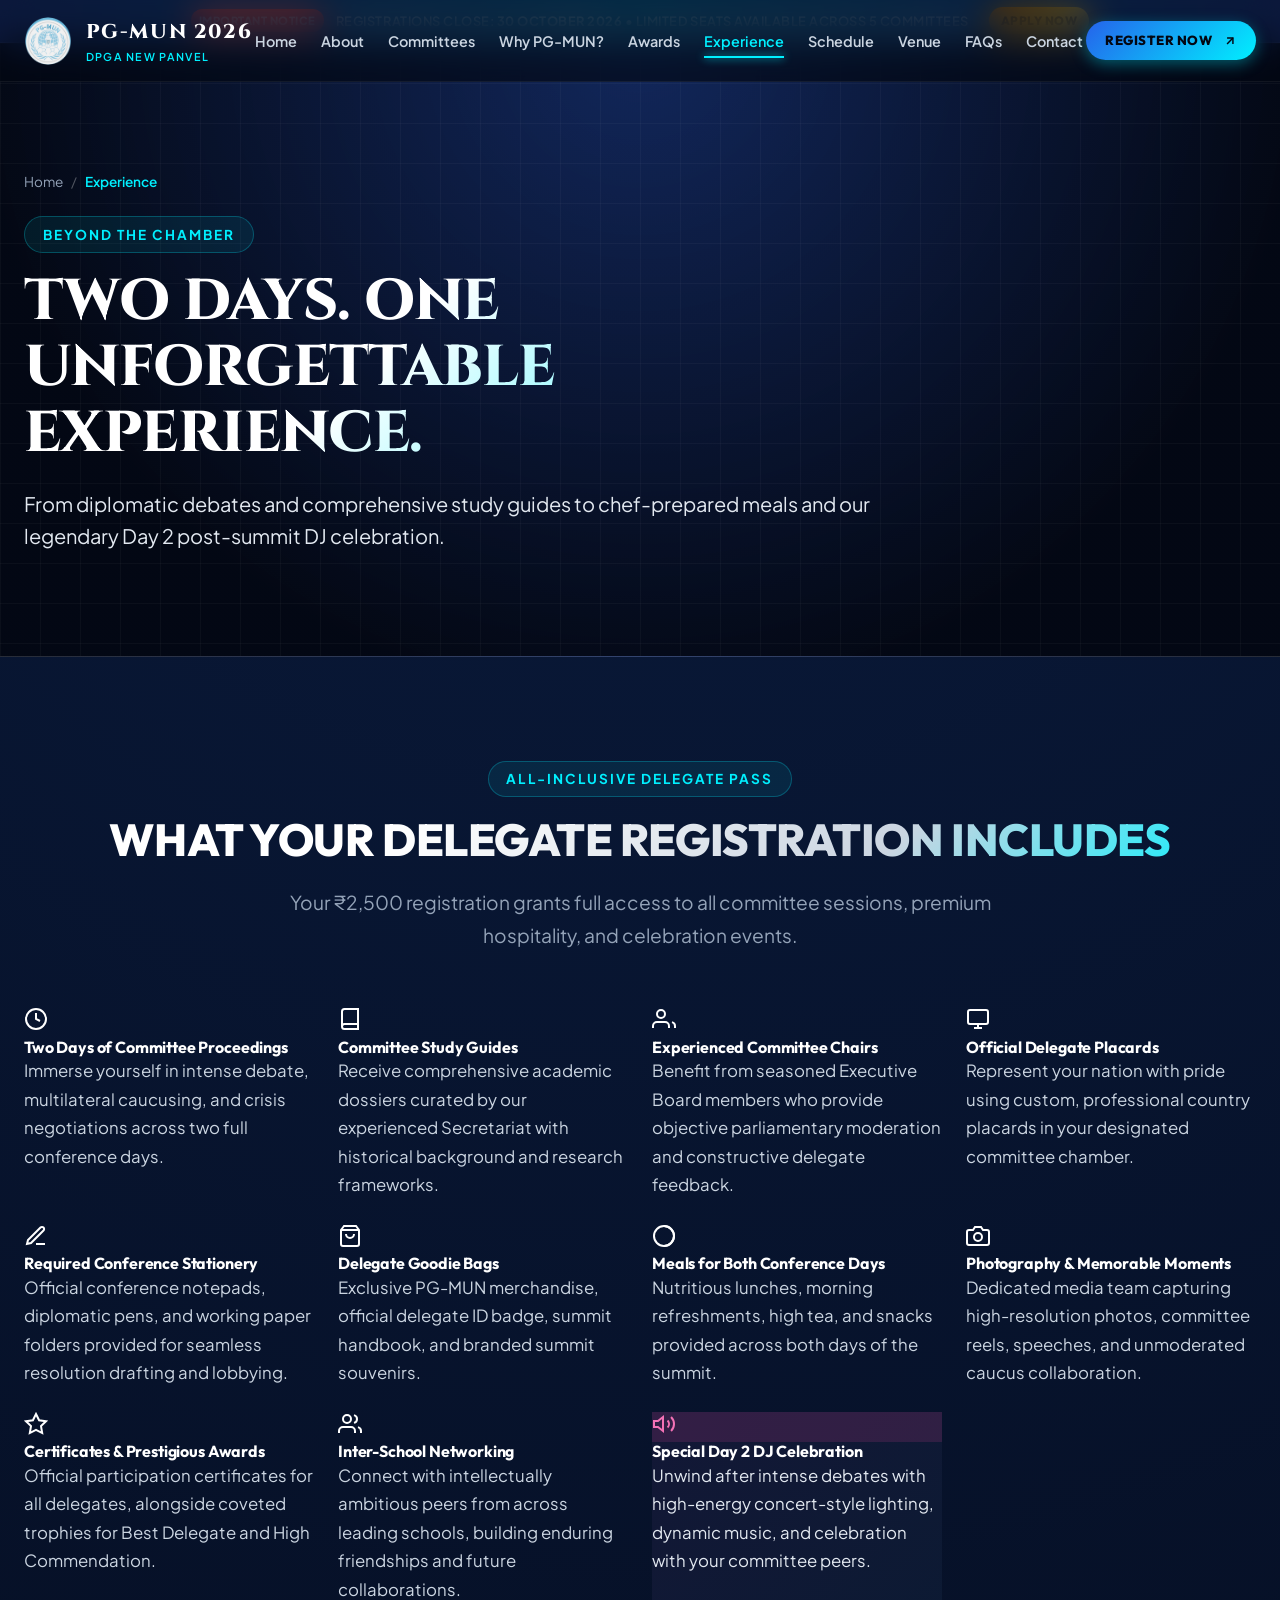
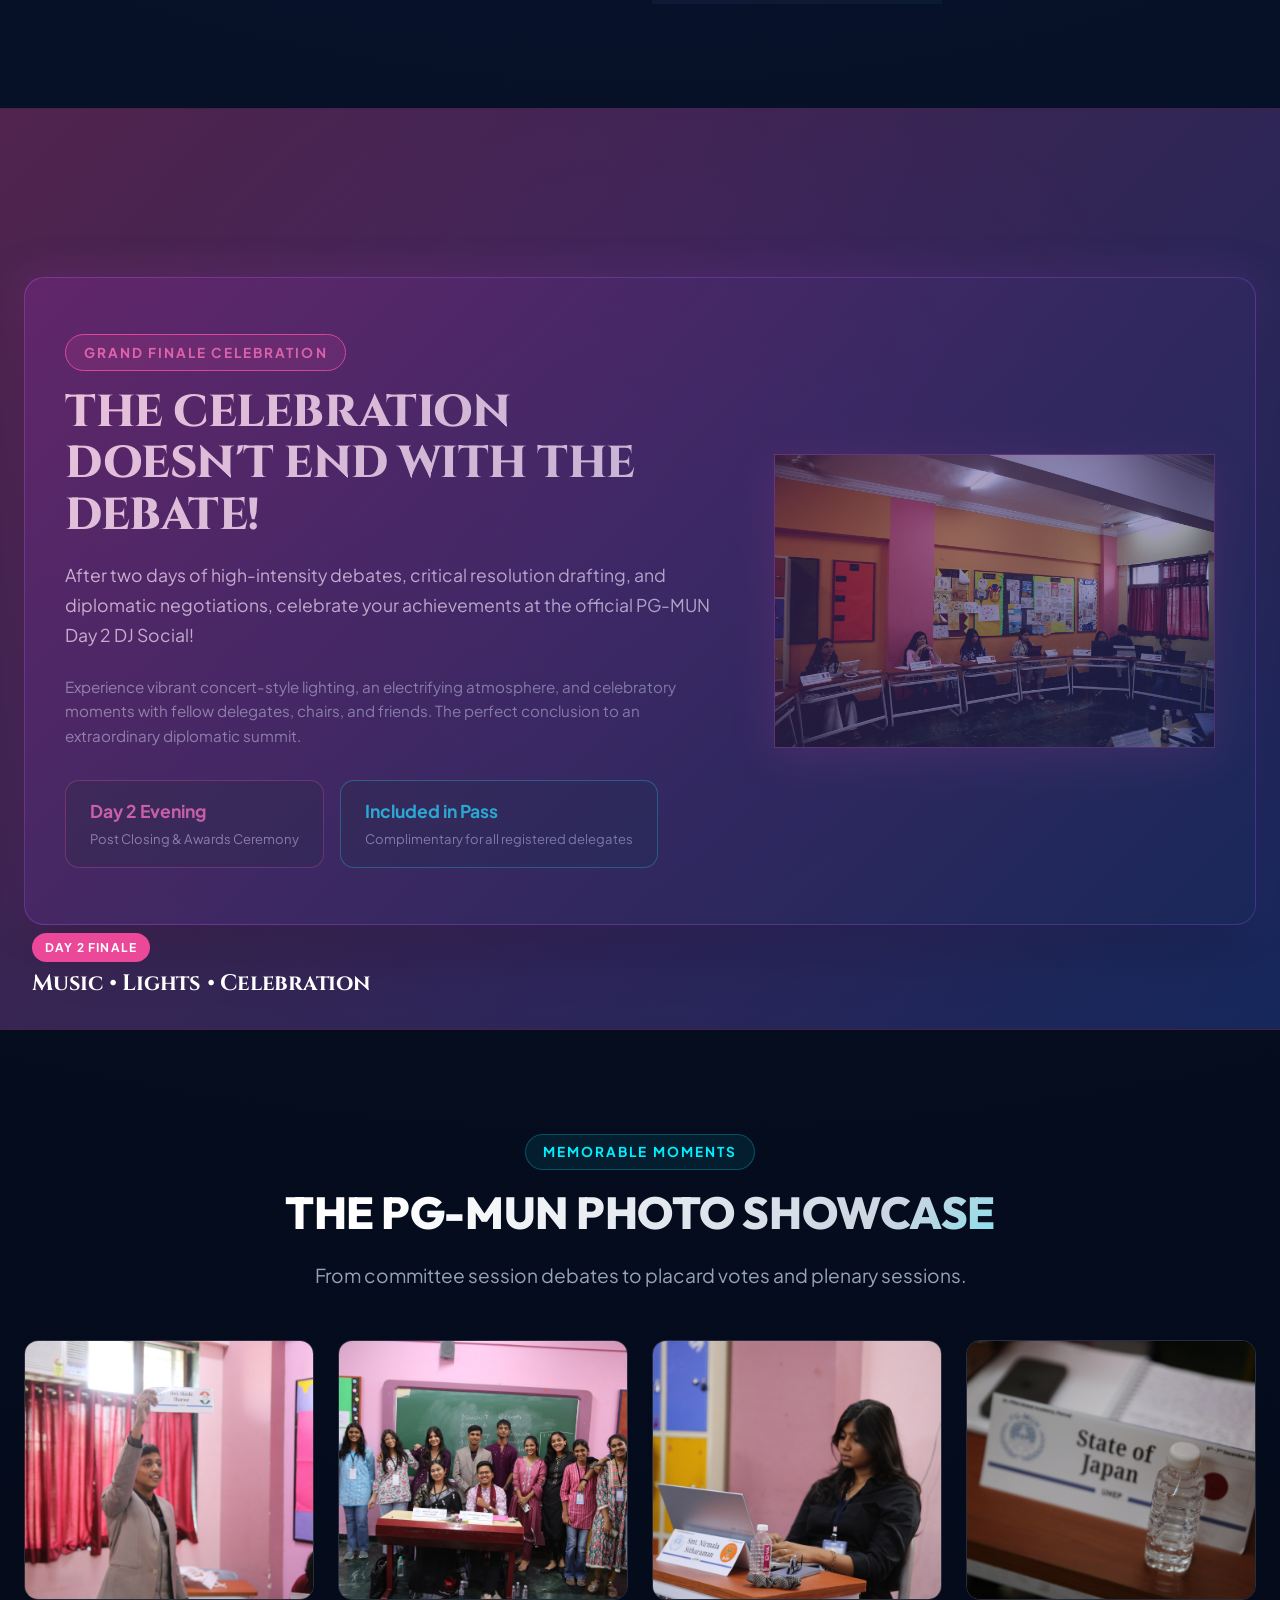
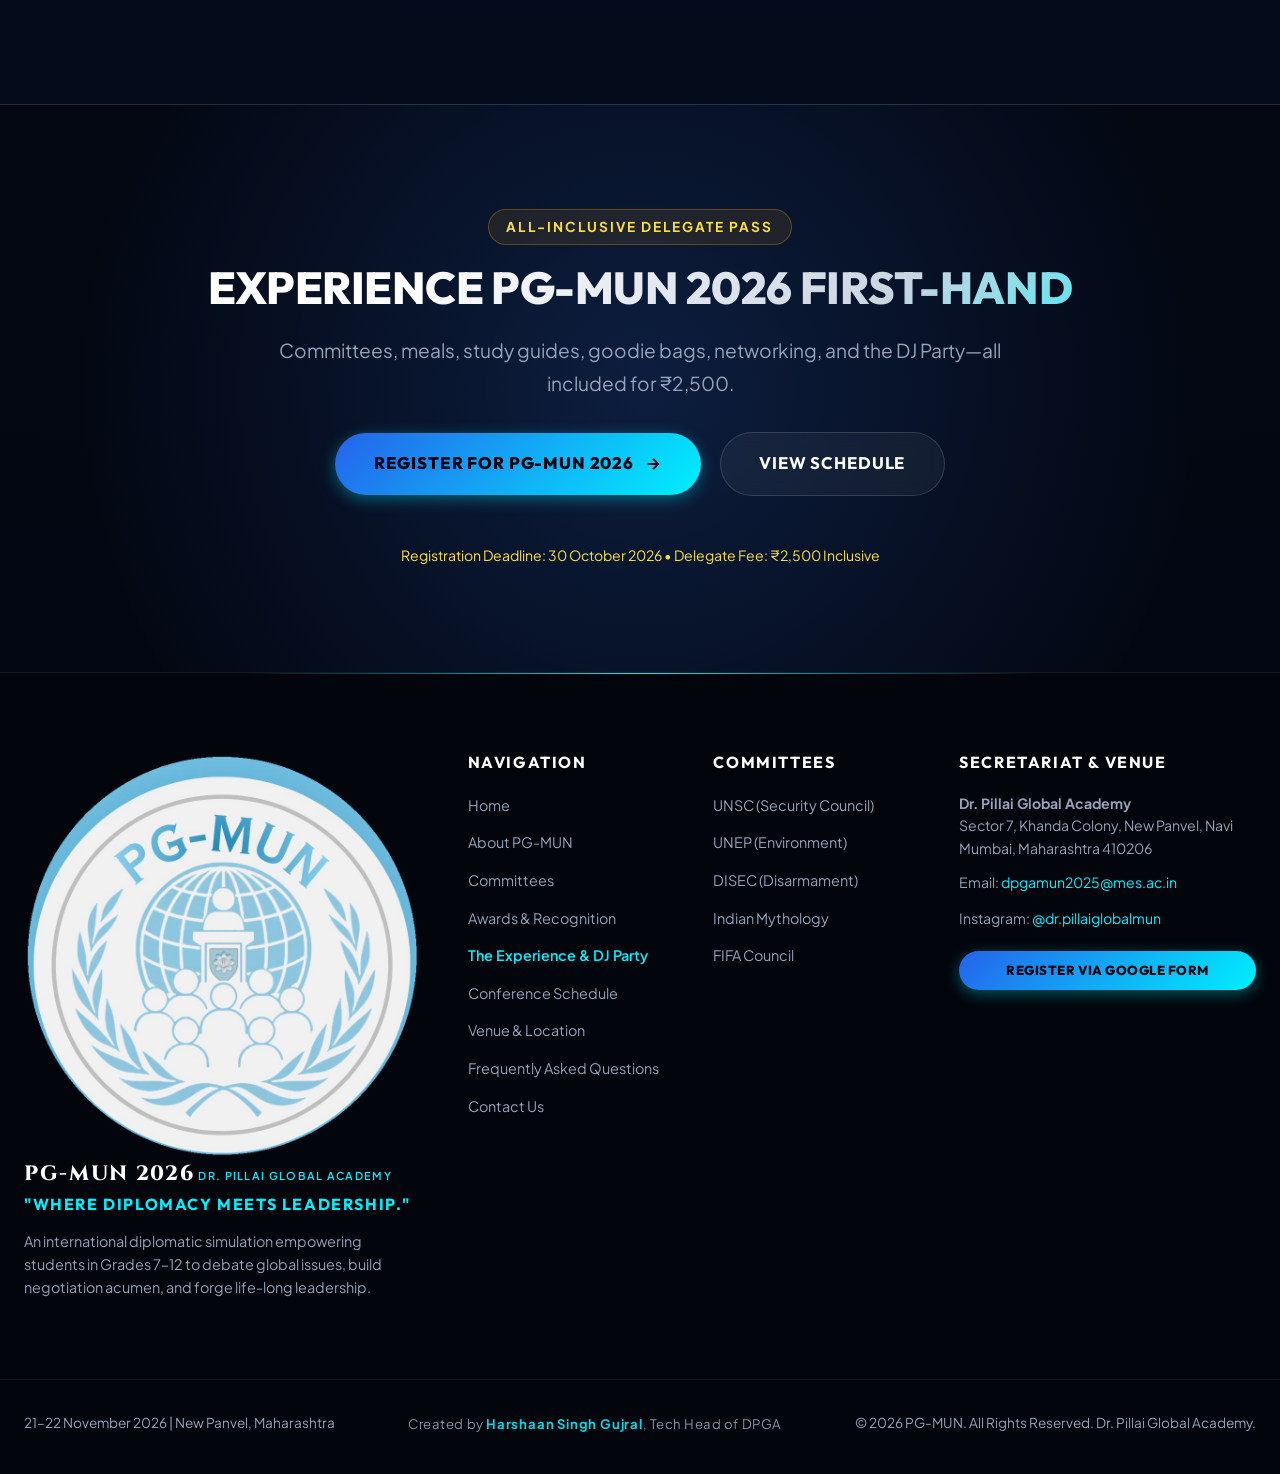
<file: experience.html>
<!DOCTYPE html>
<html lang="en">
<head>
  <meta charset="UTF-8">
  <meta name="viewport" content="width=device-width, initial-scale=1.0">
  <title>The Experience &amp; DJ Party | PG-MUN 2026 | Dr. Pillai Global Academy</title>
  <meta name="description" content="Experience two unforgettable days at PG-MUN 2026: committee proceedings, delegate kit, gourmet meals, networking, and the electrifying Day 2 post-summit DJ celebration!">
  <meta name="keywords" content="PG-MUN Experience, MUN DJ Party, Delegate Kit, Dr. Pillai Global Academy, Model United Nations Conference">
  <link rel="icon" type="image/png" href="assets/images/pgmun_logo.png">
  <link rel="stylesheet" href="assets/css/style.css">
</head>
<body>

  <!-- Top Announcement Bar -->
  <div class="top-announcement-bar">
    <span class="badge-alert">Important Notice</span>
    <span>REGISTRATIONS CLOSE: <strong>30 OCTOBER 2026</strong> • LIMITED SEATS AVAILABLE ACROSS 5 COMMITTEES</span>
    <a href="https://docs.google.com/forms/d/e/1FAIpQLSeMNv4Wtp6TJ-hSDyX7u2MZJtW9Ut5UFmDq5buCmw1AXc2uBw/viewform" target="_blank" rel="noopener noreferrer" class="btn btn-sm btn-gold" style="margin-left: 0.5rem; padding: 0.25rem 0.75rem; font-size: 0.75rem;">Apply Now</a>
  </div>

  <!-- Sticky Navigation Bar -->
  <header class="navbar" id="mainNavbar">
    <div class="container-wide nav-container">
      <a href="index.html" class="nav-brand" aria-label="PG-MUN 2026 Home">
        <img src="assets/images/pgmun_logo.png" alt="PG-MUN 2026 Official Logo" class="nav-logo">
        <div class="nav-brand-text">
          <span class="brand-title">PG-MUN 2026</span>
          <span class="brand-subtitle">DPGA New Panvel</span>
        </div>
      </a>

      <nav>
        <ul class="nav-menu" id="navMenu">
          <li><a href="index.html" class="nav-link">Home</a></li>
          <li><a href="about.html" class="nav-link">About</a></li>
          <li><a href="committees.html" class="nav-link">Committees</a></li>
          <li><a href="index.html#why-pgmun" class="nav-link">Why PG-MUN?</a></li>
          <li><a href="awards.html" class="nav-link">Awards</a></li>
          <li><a href="experience.html" class="nav-link active">Experience</a></li>
          <li><a href="schedule.html" class="nav-link">Schedule</a></li>
          <li><a href="venue.html" class="nav-link">Venue</a></li>
          <li><a href="faqs.html" class="nav-link">FAQs</a></li>
          <li><a href="contact.html" class="nav-link">Contact</a></li>
        </ul>
      </nav>

      <div class="nav-cta">
        <a href="https://docs.google.com/forms/d/e/1FAIpQLSeMNv4Wtp6TJ-hSDyX7u2MZJtW9Ut5UFmDq5buCmw1AXc2uBw/viewform" target="_blank" rel="noopener noreferrer" class="btn btn-primary btn-sm">
          Register Now
          <svg width="14" height="14" viewBox="0 0 24 24" fill="none" stroke="currentColor" stroke-width="2.5"><line x1="7" y1="17" x2="17" y2="7"></line><polyline points="7 7 17 7 17 17"></polyline></svg>
        </a>
        <button class="nav-toggle" id="navToggle" aria-label="Toggle Navigation Menu">
          <svg width="26" height="26" viewBox="0 0 24 24" fill="none" stroke="currentColor" stroke-width="2"><line x1="3" y1="12" x2="21" y2="12"></line><line x1="3" y1="6" x2="21" y2="6"></line><line x1="3" y1="18" x2="21" y2="18"></line></svg>
        </button>
      </div>
    </div>
  </header>

  <!-- Inner Hero Header -->
  <section class="inner-hero">
    <div class="container">
      <div class="breadcrumb-nav">
        <a href="index.html">Home</a>
        <span class="separator">/</span>
        <span class="current">Experience</span>
      </div>

      <div class="inner-hero-content">
        <div class="section-tag">Beyond The Chamber</div>
        <h1 class="inner-hero-title">TWO DAYS. ONE UNFORGETTABLE EXPERIENCE.</h1>
        <p class="inner-hero-subtitle">
          From diplomatic debates and comprehensive study guides to chef-prepared meals and our legendary Day 2 post-summit DJ celebration.
        </p>
      </div>
    </div>
  </section>

  <!-- Complete Delegate Benefits (11 Pillars) -->
  <section class="section-padding">
    <div class="container">
      <div class="text-center">
        <div class="section-tag">All-Inclusive Delegate Pass</div>
        <h2 class="section-title">WHAT YOUR DELEGATE REGISTRATION INCLUDES</h2>
        <p class="section-subtitle">
          Your ₹2,500 registration grants full access to all committee sessions, premium hospitality, and celebration events.
        </p>
      </div>

      <div class="experience-grid">
        
        <!-- 01 Two Days of Committee Proceedings -->
        <div class="exp-card">
          <div class="exp-icon-box">
            <svg width="24" height="24" viewBox="0 0 24 24" fill="none" stroke="currentColor" stroke-width="2"><circle cx="12" cy="12" r="10"></circle><polyline points="12 6 12 12 16 14"></polyline></svg>
          </div>
          <h4>Two Days of Committee Proceedings</h4>
          <p>Immerse yourself in intense debate, multilateral caucusing, and crisis negotiations across two full conference days.</p>
        </div>

        <!-- 02 Committee Study Guides -->
        <div class="exp-card">
          <div class="exp-icon-box">
            <svg width="24" height="24" viewBox="0 0 24 24" fill="none" stroke="currentColor" stroke-width="2"><path d="M4 19.5A2.5 2.5 0 0 1 6.5 17H20"></path><path d="M6.5 2H20v20H6.5A2.5 2.5 0 0 1 4 19.5v-15A2.5 2.5 0 0 1 6.5 2z"></path></svg>
          </div>
          <h4>Committee Study Guides</h4>
          <p>Receive comprehensive academic dossiers curated by our experienced Secretariat with historical background and research frameworks.</p>
        </div>

        <!-- 03 Experienced Committee Chairs -->
        <div class="exp-card">
          <div class="exp-icon-box">
            <svg width="24" height="24" viewBox="0 0 24 24" fill="none" stroke="currentColor" stroke-width="2"><path d="M17 21v-2a4 4 0 0 0-4-4H5a4 4 0 0 0-4 4v2"></path><circle cx="9" cy="7" r="4"></circle><path d="M23 21v-2a4 4 0 0 0-3-3.87"></path></svg>
          </div>
          <h4>Experienced Committee Chairs</h4>
          <p>Benefit from seasoned Executive Board members who provide objective parliamentary moderation and constructive delegate feedback.</p>
        </div>

        <!-- 04 Delegate Placards -->
        <div class="exp-card">
          <div class="exp-icon-box">
            <svg width="24" height="24" viewBox="0 0 24 24" fill="none" stroke="currentColor" stroke-width="2"><rect x="2" y="3" width="20" height="14" rx="2" ry="2"></rect><line x1="8" y1="21" x2="16" y2="21"></line><line x1="12" y1="17" x2="12" y2="21"></line></svg>
          </div>
          <h4>Official Delegate Placards</h4>
          <p>Represent your nation with pride using custom, professional country placards in your designated committee chamber.</p>
        </div>

        <!-- 05 Required Stationery -->
        <div class="exp-card">
          <div class="exp-icon-box">
            <svg width="24" height="24" viewBox="0 0 24 24" fill="none" stroke="currentColor" stroke-width="2"><path d="M12 20h9"></path><path d="M16.5 3.5a2.121 2.121 0 0 1 3 3L7 19l-4 1 1-4L16.5 3.5z"></path></svg>
          </div>
          <h4>Required Conference Stationery</h4>
          <p>Official conference notepads, diplomatic pens, and working paper folders provided for seamless resolution drafting and lobbying.</p>
        </div>

        <!-- 06 Delegate Goodie Bags -->
        <div class="exp-card">
          <div class="exp-icon-box">
            <svg width="24" height="24" viewBox="0 0 24 24" fill="none" stroke="currentColor" stroke-width="2"><path d="M6 2L3 6v14a2 2 0 0 0 2 2h14a2 2 0 0 0 2-2V6l-3-4z"></path><line x1="3" y1="6" x2="21" y2="6"></line><path d="M16 10a4 4 0 0 1-8 0"></path></svg>
          </div>
          <h4>Delegate Goodie Bags</h4>
          <p>Exclusive PG-MUN merchandise, official delegate ID badge, summit handbook, and branded summit souvenirs.</p>
        </div>

        <!-- 07 Meals for Both Conference Days -->
        <div class="exp-card">
          <div class="exp-icon-box">
            <svg width="24" height="24" viewBox="0 0 24 24" fill="none" stroke="currentColor" stroke-width="2"><circle cx="12" cy="12" r="10"></circle><path d="M12 2a10 10 0 0 1 10 10c0 5.52-4.48 10-10 10"></path></svg>
          </div>
          <h4>Meals for Both Conference Days</h4>
          <p>Nutritious lunches, morning refreshments, high tea, and snacks provided across both days of the summit.</p>
        </div>

        <!-- 08 Photography & Memorable Moments -->
        <div class="exp-card">
          <div class="exp-icon-box">
            <svg width="24" height="24" viewBox="0 0 24 24" fill="none" stroke="currentColor" stroke-width="2"><path d="M23 19a2 2 0 0 1-2 2H3a2 2 0 0 1-2-2V8a2 2 0 0 1 2-2h4l2-3h6l2 3h4a2 2 0 0 1 2 2z"></path><circle cx="12" cy="13" r="4"></circle></svg>
          </div>
          <h4>Photography &amp; Memorable Moments</h4>
          <p>Dedicated media team capturing high-resolution photos, committee reels, speeches, and unmoderated caucus collaboration.</p>
        </div>

        <!-- 09 Certificates and Awards -->
        <div class="exp-card">
          <div class="exp-icon-box">
            <svg width="24" height="24" viewBox="0 0 24 24" fill="none" stroke="currentColor" stroke-width="2"><polygon points="12 2 15.09 8.26 22 9.27 17 14.14 18.18 21.02 12 17.77 5.82 21.02 7 14.14 2 9.27 8.91 8.26 12 2"></polygon></svg>
          </div>
          <h4>Certificates &amp; Prestigious Awards</h4>
          <p>Official participation certificates for all delegates, alongside coveted trophies for Best Delegate and High Commendation.</p>
        </div>

        <!-- 10 Networking Opportunities -->
        <div class="exp-card">
          <div class="exp-icon-box">
            <svg width="24" height="24" viewBox="0 0 24 24" fill="none" stroke="currentColor" stroke-width="2"><path d="M17 21v-2a4 4 0 0 0-4-4H5a4 4 0 0 0-4 4v2"></path><circle cx="9" cy="7" r="4"></circle><path d="M23 21v-2a4 4 0 0 0-3-3.87"></path><path d="M16 3.13a4 4 0 0 1 0 7.75"></path></svg>
          </div>
          <h4>Inter-School Networking</h4>
          <p>Connect with intellectually ambitious peers from across leading schools, building enduring friendships and future collaborations.</p>
        </div>

        <!-- 11 Special Day 2 DJ Celebration -->
        <div class="exp-card" style="border-color: rgba(236, 72, 153, 0.4); background: linear-gradient(135deg, rgba(20, 24, 55, 0.9) 0%, rgba(14, 28, 54, 0.8) 100%);">
          <div class="exp-icon-box" style="border-color: #ec4899; color: #f472b6; background: rgba(236, 72, 153, 0.15);">
            <svg width="24" height="24" viewBox="0 0 24 24" fill="none" stroke="currentColor" stroke-width="2"><polygon points="11 5 6 9 2 9 2 15 6 15 11 19 11 5"></polygon><path d="M19.07 4.93a10 10 0 0 1 0 14.14M15.54 8.46a5 5 0 0 1 0 7.07"></path></svg>
          </div>
          <h4 style="color: #ffffff;">Special Day 2 DJ Celebration</h4>
          <p style="color: var(--silver-primary);">Unwind after intense debates with high-energy concert-style lighting, dynamic music, and celebration with your committee peers.</p>
        </div>

      </div>
    </div>
  </section>

  <!-- Special DJ Party Celebration Feature Section -->
  <section class="section-padding" style="background: radial-gradient(circle at 50% 50%, rgba(88, 28, 135, 0.3) 0%, rgba(14, 20, 45, 0.95) 75%); border-top: 1px solid rgba(236, 72, 153, 0.25); border-bottom: 1px solid rgba(236, 72, 153, 0.25); position: relative; overflow: hidden;">
    <div class="container">
      <div class="dj-party-feature">
        <div class="dj-party-content">
          <div class="section-tag" style="background: rgba(236, 72, 153, 0.15); border-color: #ec4899; color: #f472b6;">Grand Finale Celebration</div>
          <h2 style="font-family: var(--font-display); font-size: clamp(2rem, 3.5vw, 3rem); font-weight: 800; line-height: 1.15; margin-bottom: 1.25rem;">
            THE CELEBRATION DOESN'T END WITH THE DEBATE!
          </h2>
          <p style="font-size: 1.1rem; color: var(--silver-primary); line-height: 1.7; margin-bottom: 1.5rem;">
            After two days of high-intensity debates, critical resolution drafting, and diplomatic negotiations, celebrate your achievements at the official PG-MUN Day 2 DJ Social!
          </p>
          <p style="color: var(--silver-muted); font-size: 0.95rem; line-height: 1.6; margin-bottom: 2rem;">
            Experience vibrant concert-style lighting, an electrifying atmosphere, and celebratory moments with fellow delegates, chairs, and friends. The perfect conclusion to an extraordinary diplomatic summit.
          </p>
          <div style="display: flex; gap: 1rem; flex-wrap: wrap;">
            <div style="background: rgba(14, 28, 54, 0.85); border: 1px solid rgba(236, 72, 153, 0.4); border-radius: var(--radius-md); padding: 1rem 1.5rem;">
              <strong style="color: #f472b6; display: block; font-size: 1.1rem;">Day 2 Evening</strong>
              <span style="font-size: 0.82rem; color: var(--silver-muted);">Post Closing &amp; Awards Ceremony</span>
            </div>
            <div style="background: rgba(14, 28, 54, 0.85); border: 1px solid rgba(0, 240, 255, 0.4); border-radius: var(--radius-md); padding: 1rem 1.5rem;">
              <strong style="color: var(--cyan-bright); display: block; font-size: 1.1rem;">Included in Pass</strong>
              <span style="font-size: 0.82rem; color: var(--silver-muted);">Complimentary for all registered delegates</span>
            </div>
          </div>
        </div>

        <div class="dj-party-visual" style="border: 1px solid rgba(236, 72, 153, 0.4); box-shadow: 0 10px 40px rgba(236, 72, 153, 0.2);">
          <img src="assets/images/conference_chamber.jpg" alt="PG-MUN Celebration and Summit Assembly" style="filter: brightness(0.85) contrast(1.15);">
          <div style="position: absolute; inset: 0; background: linear-gradient(135deg, rgba(236, 72, 153, 0.3) 0%, rgba(30, 58, 138, 0.5) 100%);"></div>
          <div style="position: absolute; bottom: 2rem; left: 2rem; right: 2rem; z-index: 2;">
            <span style="background: #ec4899; color: #ffffff; padding: 0.3rem 0.8rem; border-radius: var(--radius-full); font-size: 0.75rem; font-weight: 700; text-transform: uppercase; letter-spacing: 0.1em; display: inline-block; margin-bottom: 0.5rem;">Day 2 Finale</span>
            <h3 style="color: #ffffff; font-family: var(--font-display); font-size: 1.4rem; margin: 0;">Music • Lights • Celebration</h3>
          </div>
        </div>
      </div>
    </div>
  </section>

  <!-- Photo Gallery from DPGA MUN Sessions -->
  <section class="section-padding">
    <div class="container">
      <div class="text-center">
        <div class="section-tag">Memorable Moments</div>
        <h2 class="section-title">THE PG-MUN PHOTO SHOWCASE</h2>
        <p class="section-subtitle">
          From committee session debates to placard votes and plenary sessions.
        </p>
      </div>

      <div style="display: grid; grid-template-columns: repeat(auto-fit, minmax(280px, 1fr)); gap: 1.5rem; margin-top: 3rem;">
        <div style="border-radius: var(--radius-md); overflow: hidden; height: 260px; border: 1px solid var(--border-glass);">
          <img src="assets/images/delegate_placard_raise.jpg" alt="Delegates raising placards during committee debate" style="width: 100%; height: 100%; object-fit: cover;">
        </div>
        <div style="border-radius: var(--radius-md); overflow: hidden; height: 260px; border: 1px solid var(--border-glass);">
          <img src="assets/images/chairs_and_delegates.jpg" alt="Executive Board and Delegates in Chamber" style="width: 100%; height: 100%; object-fit: cover;">
        </div>
        <div style="border-radius: var(--radius-md); overflow: hidden; height: 260px; border: 1px solid var(--border-glass);">
          <img src="assets/images/delegate_laptop_session.jpg" alt="Delegates drafting working papers on laptops" style="width: 100%; height: 100%; object-fit: cover;">
        </div>
        <div style="border-radius: var(--radius-md); overflow: hidden; height: 260px; border: 1px solid var(--border-glass);">
          <img src="assets/images/unep_placard.jpg" alt="UNEP committee session placard" style="width: 100%; height: 100%; object-fit: cover;">
        </div>
      </div>
    </div>
  </section>

  <!-- Registration CTA Banner -->
  <section class="section-padding" style="background: radial-gradient(circle at 50% 50%, rgba(20, 50, 100, 0.5) 0%, rgba(3, 7, 18, 0.95) 80%); border-top: 1px solid var(--border-glass);">
    <div class="container text-center">
      <div class="section-tag gold">All-Inclusive Delegate Pass</div>
      <h2 class="section-title">EXPERIENCE PG-MUN 2026 FIRST-HAND</h2>
      <p class="section-subtitle" style="margin-bottom: 2rem;">
        Committees, meals, study guides, goodie bags, networking, and the DJ Party—all included for ₹2,500.
      </p>
      <div class="hero-cta-group" style="justify-content: center;">
        <a href="https://docs.google.com/forms/d/e/1FAIpQLSeMNv4Wtp6TJ-hSDyX7u2MZJtW9Ut5UFmDq5buCmw1AXc2uBw/viewform" target="_blank" rel="noopener noreferrer" class="btn btn-primary btn-lg">
          Register for PG-MUN 2026
          <svg width="18" height="18" viewBox="0 0 24 24" fill="none" stroke="currentColor" stroke-width="2.5"><line x1="5" y1="12" x2="19" y2="12"></line><polyline points="12 5 19 12 12 19"></polyline></svg>
        </a>
        <a href="schedule.html" class="btn btn-outline btn-lg">View Schedule</a>
      </div>
      <p style="margin-top: 1.5rem; font-size: 0.88rem; color: var(--gold-light);">
        Registration Deadline: 30 October 2026 • Delegate Fee: ₹2,500 Inclusive
      </p>
    </div>
  </section>

  <!-- 16. Footer -->
  <footer class="footer">
    <div class="container footer-top">
      <div>
        <div class="footer-brand">
          <img src="assets/images/pgmun_logo.png" alt="PG-MUN Official Seal">
          <div class="brand-text">
            <span class="brand-title" style="font-size: 1.3rem;">PG-MUN 2026</span>
            <span class="brand-subtitle">Dr. Pillai Global Academy</span>
          </div>
        </div>
        <p class="footer-tagline">"WHERE DIPLOMACY MEETS LEADERSHIP."</p>
        <p style="font-size: 0.9rem; color: var(--silver-muted); margin-bottom: 1.5rem; line-height: 1.6;">
          An international diplomatic simulation empowering students in Grades 7–12 to debate global issues, build negotiation acumen, and forge life-long leadership.
        </p>
      </div>

      <div class="footer-col">
        <h4 class="footer-title">Navigation</h4>
        <ul class="footer-links">
          <li><a href="index.html">Home</a></li>
          <li><a href="about.html">About PG-MUN</a></li>
          <li><a href="committees.html">Committees</a></li>
          <li><a href="awards.html">Awards &amp; Recognition</a></li>
          <li><a href="experience.html" style="color: var(--cyan-bright); font-weight: 600;">The Experience &amp; DJ Party</a></li>
          <li><a href="schedule.html">Conference Schedule</a></li>
          <li><a href="venue.html">Venue &amp; Location</a></li>
          <li><a href="faqs.html">Frequently Asked Questions</a></li>
          <li><a href="contact.html">Contact Us</a></li>
        </ul>
      </div>

      <div class="footer-col">
        <h4 class="footer-title">Committees</h4>
        <ul class="footer-links">
          <li><a href="committee-unsc.html">UNSC (Security Council)</a></li>
          <li><a href="committee-unep.html">UNEP (Environment)</a></li>
          <li><a href="committee-disec.html">DISEC (Disarmament)</a></li>
          <li><a href="committee-mythology.html">Indian Mythology</a></li>
          <li><a href="committee-fifa.html">FIFA Council</a></li>
        </ul>
      </div>

      <div class="footer-col">
        <h4 class="footer-title">Secretariat &amp; Venue</h4>
        <p style="font-size: 0.88rem; color: var(--silver-muted); margin-bottom: 0.75rem; line-height: 1.6;">
          <strong>Dr. Pillai Global Academy</strong><br>
          Sector 7, Khanda Colony, New Panvel, Navi Mumbai, Maharashtra 410206
        </p>
        <p style="font-size: 0.88rem; color: var(--silver-muted); margin-bottom: 0.75rem;">
          Email: <a href="mailto:dpgamun2025@mes.ac.in" style="color: var(--cyan-bright);">dpgamun2025@mes.ac.in</a>
        </p>
        <p style="font-size: 0.88rem; color: var(--silver-muted); margin-bottom: 1.25rem;">
          Instagram: <a href="https://www.instagram.com/dr.pillaiglobalmun/" target="_blank" rel="noopener noreferrer" style="color: var(--cyan-bright);">@dr.pillaiglobalmun</a>
        </p>
        <a href="https://docs.google.com/forms/d/e/1FAIpQLSeMNv4Wtp6TJ-hSDyX7u2MZJtW9Ut5UFmDq5buCmw1AXc2uBw/viewform" target="_blank" rel="noopener noreferrer" class="btn btn-primary btn-sm" style="width: 100%;">
          Register via Google Form
        </a>
      </div>
    </div>

    <div class="container footer-bottom">
      <div>
        <span>21–22 November 2026 | New Panvel, Maharashtra</span>
      </div>
      <div class="footer-credit">
        Created by <span class="credit-name">Harshaan Singh Gujral</span>, Tech Head of DPGA
      </div>
      <div>
        <span>&copy; 2026 PG-MUN. All Rights Reserved. Dr. Pillai Global Academy.</span>
      </div>
    </div>
  </footer>

  <!-- Floating Back to Top Button -->
  <button class="back-to-top" id="backToTop" aria-label="Back to Top">
    <svg width="20" height="20" viewBox="0 0 24 24" fill="none" stroke="currentColor" stroke-width="2.5"><polyline points="18 15 12 9 6 15"></polyline></svg>
  </button>

  <script src="assets/js/main.js"></script>
</body>
</html>
</file>
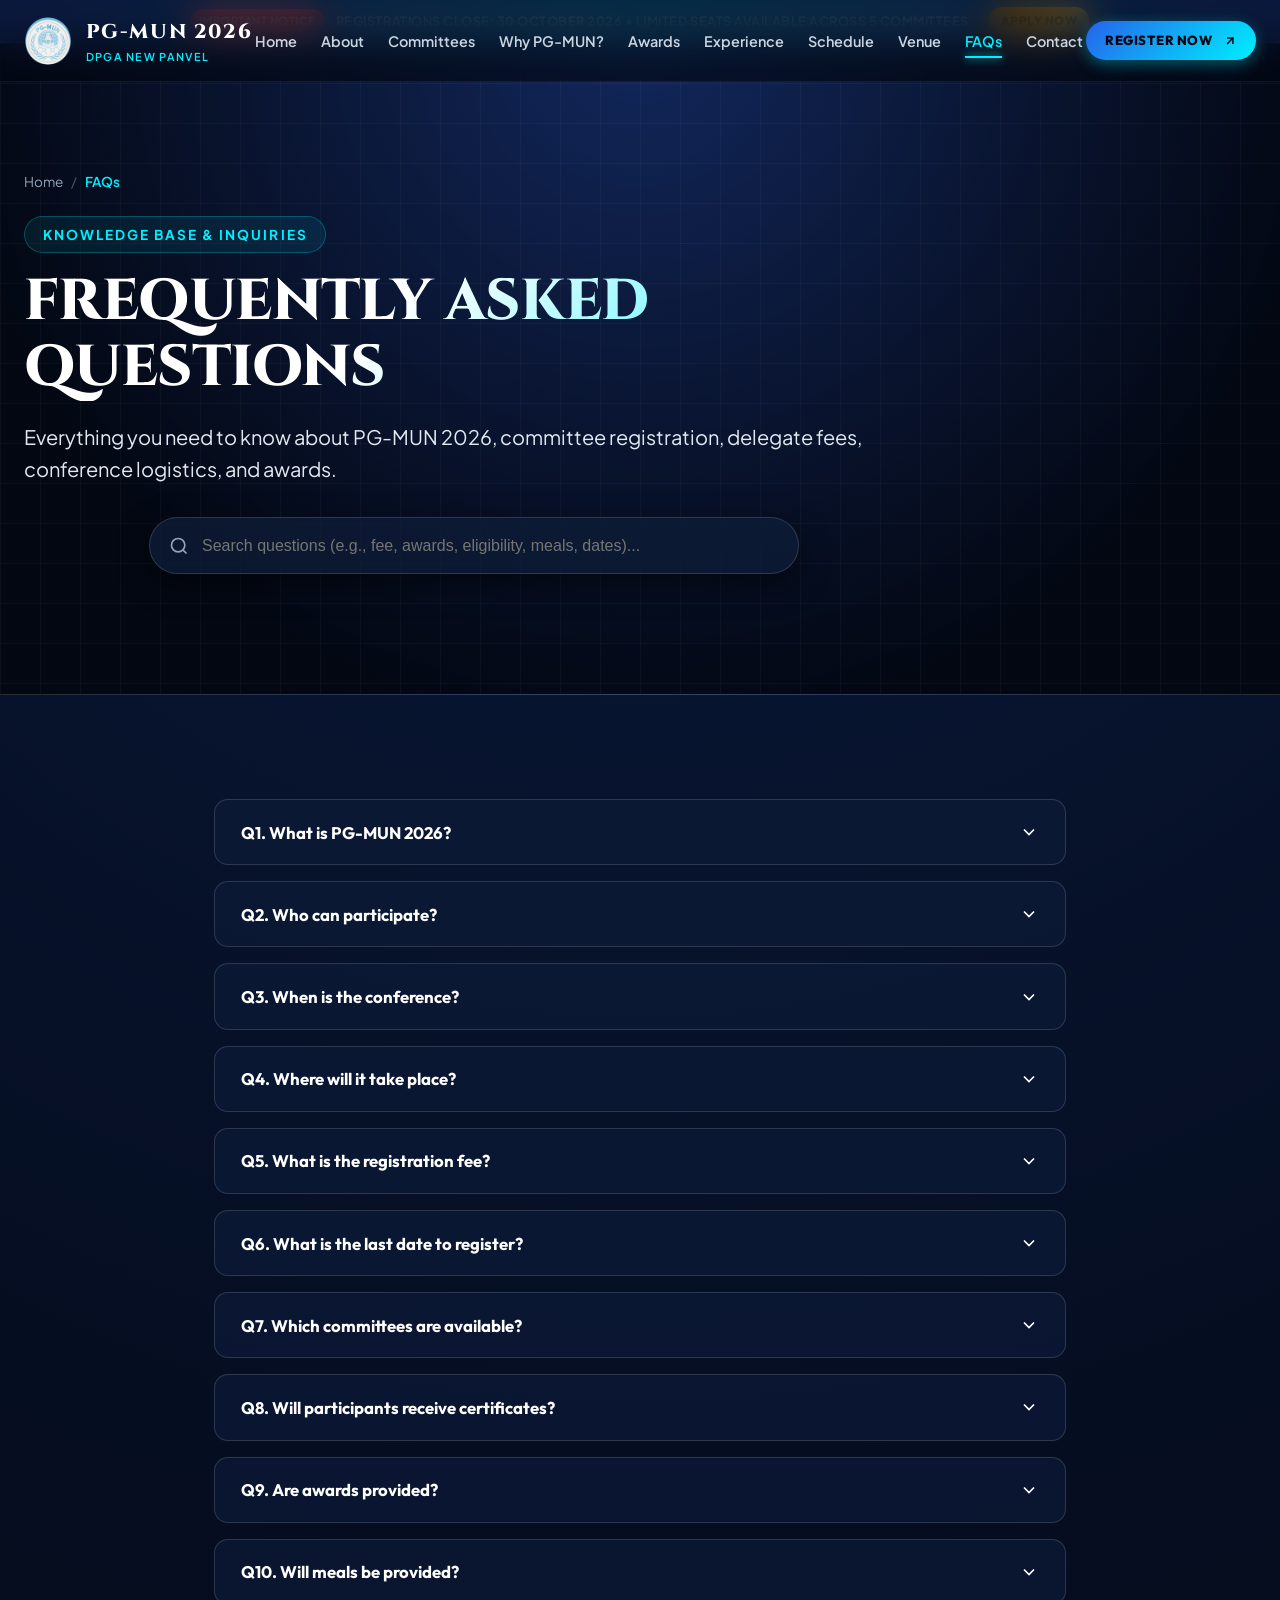
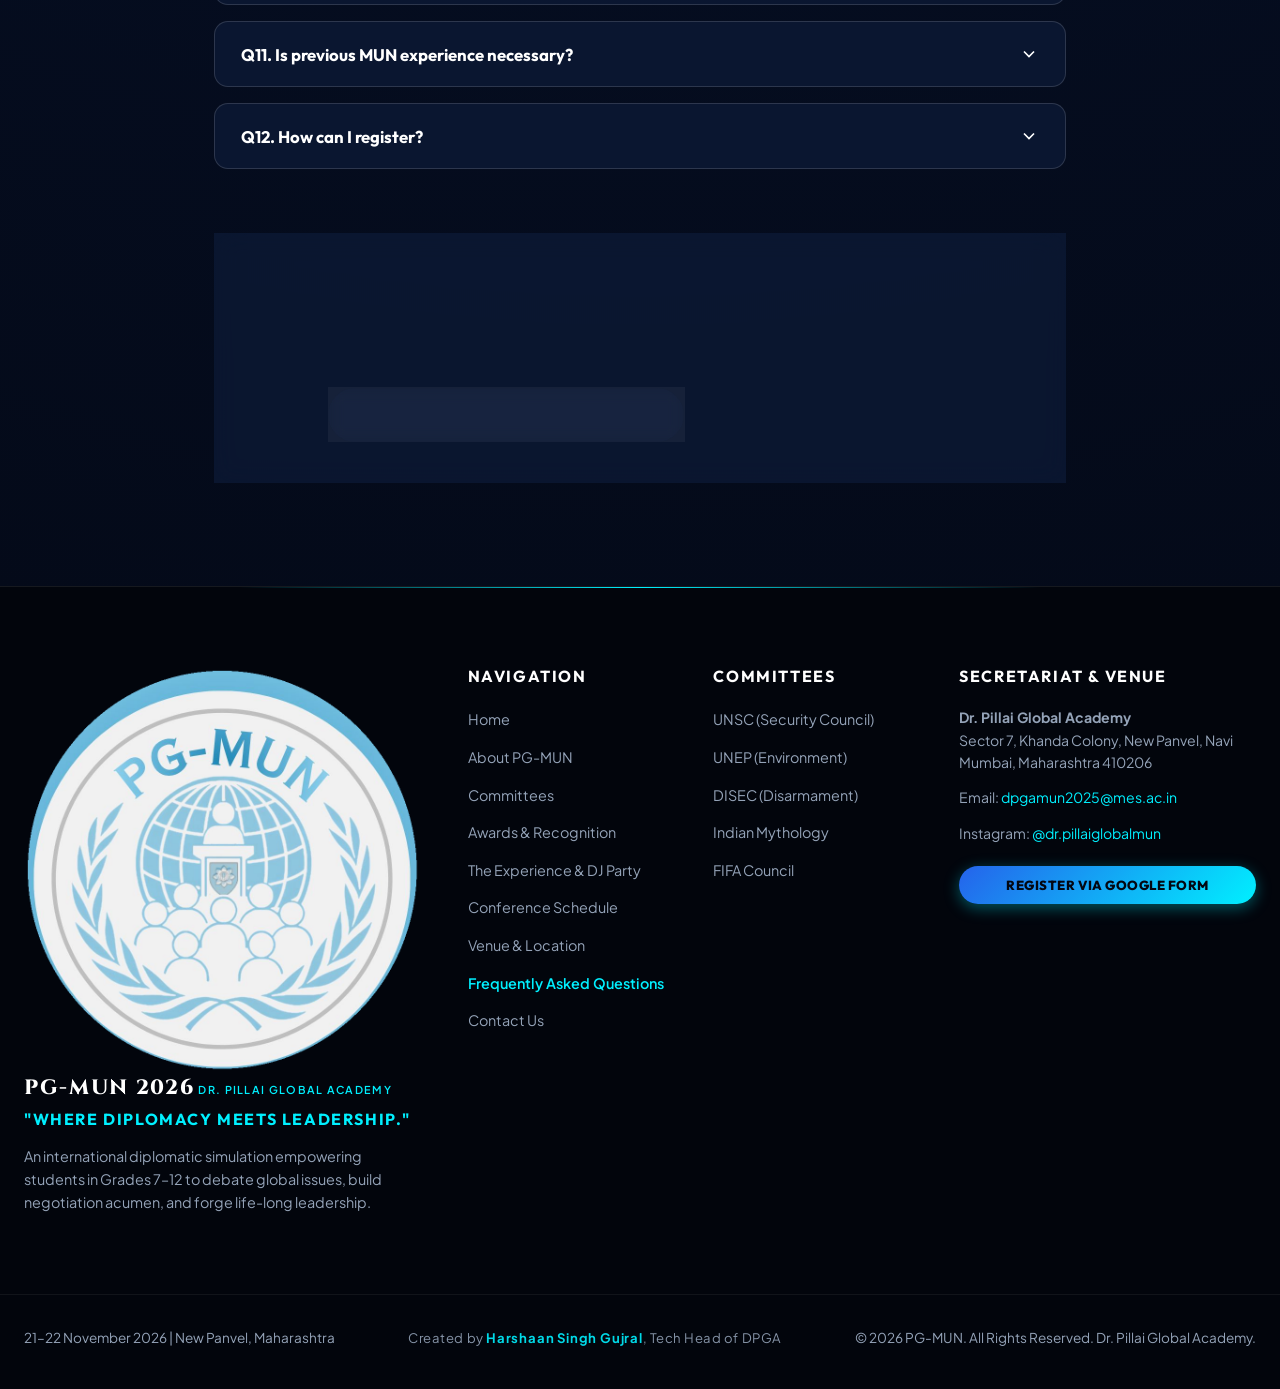
<file: faqs.html>
<!DOCTYPE html>
<html lang="en">
<head>
  <meta charset="UTF-8">
  <meta name="viewport" content="width=device-width, initial-scale=1.0">
  <title>Frequently Asked Questions | PG-MUN 2026 | DPGA New Panvel</title>
  <meta name="description" content="Find answers to all frequently asked questions regarding PG-MUN 2026: eligibility, dates, ₹2,500 registration fee, 5 committees, awards, meals, and registration process.">
  <meta name="keywords" content="PG-MUN FAQs, Model United Nations Questions, Dr. Pillai Global Academy, MUN Registration, Student Conference">
  <link rel="icon" type="image/png" href="assets/images/pgmun_logo.png">
  <link rel="stylesheet" href="assets/css/style.css">
</head>
<body>

  <!-- Top Announcement Bar -->
  <div class="top-announcement-bar">
    <span class="badge-alert">Important Notice</span>
    <span>REGISTRATIONS CLOSE: <strong>30 OCTOBER 2026</strong> • LIMITED SEATS AVAILABLE ACROSS 5 COMMITTEES</span>
    <a href="https://docs.google.com/forms/d/e/1FAIpQLSeMNv4Wtp6TJ-hSDyX7u2MZJtW9Ut5UFmDq5buCmw1AXc2uBw/viewform" target="_blank" rel="noopener noreferrer" class="btn btn-sm btn-gold" style="margin-left: 0.5rem; padding: 0.25rem 0.75rem; font-size: 0.75rem;">Apply Now</a>
  </div>

  <!-- Sticky Navigation Bar -->
  <header class="navbar" id="mainNavbar">
    <div class="container-wide nav-container">
      <a href="index.html" class="nav-brand" aria-label="PG-MUN 2026 Home">
        <img src="assets/images/pgmun_logo.png" alt="PG-MUN 2026 Official Logo" class="nav-logo">
        <div class="nav-brand-text">
          <span class="brand-title">PG-MUN 2026</span>
          <span class="brand-subtitle">DPGA New Panvel</span>
        </div>
      </a>

      <nav>
        <ul class="nav-menu" id="navMenu">
          <li><a href="index.html" class="nav-link">Home</a></li>
          <li><a href="about.html" class="nav-link">About</a></li>
          <li><a href="committees.html" class="nav-link">Committees</a></li>
          <li><a href="index.html#why-pgmun" class="nav-link">Why PG-MUN?</a></li>
          <li><a href="awards.html" class="nav-link">Awards</a></li>
          <li><a href="experience.html" class="nav-link">Experience</a></li>
          <li><a href="schedule.html" class="nav-link">Schedule</a></li>
          <li><a href="venue.html" class="nav-link">Venue</a></li>
          <li><a href="faqs.html" class="nav-link active">FAQs</a></li>
          <li><a href="contact.html" class="nav-link">Contact</a></li>
        </ul>
      </nav>

      <div class="nav-cta">
        <a href="https://docs.google.com/forms/d/e/1FAIpQLSeMNv4Wtp6TJ-hSDyX7u2MZJtW9Ut5UFmDq5buCmw1AXc2uBw/viewform" target="_blank" rel="noopener noreferrer" class="btn btn-primary btn-sm">
          Register Now
          <svg width="14" height="14" viewBox="0 0 24 24" fill="none" stroke="currentColor" stroke-width="2.5"><line x1="7" y1="17" x2="17" y2="7"></line><polyline points="7 7 17 7 17 17"></polyline></svg>
        </a>
        <button class="nav-toggle" id="navToggle" aria-label="Toggle Navigation Menu">
          <svg width="26" height="26" viewBox="0 0 24 24" fill="none" stroke="currentColor" stroke-width="2"><line x1="3" y1="12" x2="21" y2="12"></line><line x1="3" y1="6" x2="21" y2="6"></line><line x1="3" y1="18" x2="21" y2="18"></line></svg>
        </button>
      </div>
    </div>
  </header>

  <!-- Inner Hero Header -->
  <section class="inner-hero">
    <div class="container">
      <div class="breadcrumb-nav">
        <a href="index.html">Home</a>
        <span class="separator">/</span>
        <span class="current">FAQs</span>
      </div>

      <div class="inner-hero-content">
        <div class="section-tag">Knowledge Base &amp; Inquiries</div>
        <h1 class="inner-hero-title">FREQUENTLY ASKED QUESTIONS</h1>
        <p class="inner-hero-subtitle">
          Everything you need to know about PG-MUN 2026, committee registration, delegate fees, conference logistics, and awards.
        </p>

        <!-- Search Bar -->
        <div class="faq-search-wrapper" style="margin-top: 2rem;">
          <svg class="faq-search-icon" width="20" height="20" viewBox="0 0 24 24" fill="none" stroke="currentColor" stroke-width="2"><circle cx="11" cy="11" r="8"></circle><line x1="21" y1="21" x2="16.65" y2="16.65"></line></svg>
          <input type="text" id="faqSearch" class="faq-search-input" placeholder="Search questions (e.g., fee, awards, eligibility, meals, dates)..." aria-label="Search FAQs">
        </div>
      </div>
    </div>
  </section>

  <!-- FAQ Accordion Section -->
  <section class="section-padding">
    <div class="container" style="max-width: 900px;">

      <div class="faq-accordion-list">
        
        <!-- Q1 -->
        <div class="faq-item">
          <button class="faq-question-btn">
            <span>Q1. What is PG-MUN 2026?</span>
            <svg class="faq-icon" width="20" height="20" viewBox="0 0 24 24" fill="none" stroke="currentColor" stroke-width="2"><polyline points="6 9 12 15 18 9"></polyline></svg>
          </button>
          <div class="faq-answer-panel">
            <div class="faq-answer-inner">
              A student Model United Nations conference organised by Dr. Pillai Global Academy, designed to bring together aspiring young leaders to experience diplomacy, international relations, debate, and consensus building.
            </div>
          </div>
        </div>

        <!-- Q2 -->
        <div class="faq-item">
          <button class="faq-question-btn">
            <span>Q2. Who can participate?</span>
            <svg class="faq-icon" width="20" height="20" viewBox="0 0 24 24" fill="none" stroke="currentColor" stroke-width="2"><polyline points="6 9 12 15 18 9"></polyline></svg>
          </button>
          <div class="faq-answer-panel">
            <div class="faq-answer-inner">
              Students from Grades 7 to 12 are eligible to participate across all five specialized committees.
            </div>
          </div>
        </div>

        <!-- Q3 -->
        <div class="faq-item">
          <button class="faq-question-btn">
            <span>Q3. When is the conference?</span>
            <svg class="faq-icon" width="20" height="20" viewBox="0 0 24 24" fill="none" stroke="currentColor" stroke-width="2"><polyline points="6 9 12 15 18 9"></polyline></svg>
          </button>
          <div class="faq-answer-panel">
            <div class="faq-answer-inner">
              PG-MUN 2026 will take place over two days: <strong>21st and 22nd November 2026</strong>.
            </div>
          </div>
        </div>

        <!-- Q4 -->
        <div class="faq-item">
          <button class="faq-question-btn">
            <span>Q4. Where will it take place?</span>
            <svg class="faq-icon" width="20" height="20" viewBox="0 0 24 24" fill="none" stroke="currentColor" stroke-width="2"><polyline points="6 9 12 15 18 9"></polyline></svg>
          </button>
          <div class="faq-answer-panel">
            <div class="faq-answer-inner">
              The conference will be hosted on-campus at <strong>Dr. Pillai Global Academy, Sector 7, Khanda Colony, New Panvel, Navi Mumbai, Maharashtra 410206</strong>.
            </div>
          </div>
        </div>

        <!-- Q5 -->
        <div class="faq-item">
          <button class="faq-question-btn">
            <span>Q5. What is the registration fee?</span>
            <svg class="faq-icon" width="20" height="20" viewBox="0 0 24 24" fill="none" stroke="currentColor" stroke-width="2"><polyline points="6 9 12 15 18 9"></polyline></svg>
          </button>
          <div class="faq-answer-panel">
            <div class="faq-answer-inner">
              The registration fee is <strong>₹2,500</strong> per delegate. This all-inclusive fee covers committee proceedings, study guides, delegate kit, placards, stationery, meals for both conference days, participation certificates, and entry to the Day 2 DJ celebration.
            </div>
          </div>
        </div>

        <!-- Q6 -->
        <div class="faq-item">
          <button class="faq-question-btn">
            <span>Q6. What is the last date to register?</span>
            <svg class="faq-icon" width="20" height="20" viewBox="0 0 24 24" fill="none" stroke="currentColor" stroke-width="2"><polyline points="6 9 12 15 18 9"></polyline></svg>
          </button>
          <div class="faq-answer-panel">
            <div class="faq-answer-inner">
              The official last date to submit delegate registrations is <strong>30th October 2026</strong>. Early registration is strongly recommended as committee seats are strictly limited.
            </div>
          </div>
        </div>

        <!-- Q7 -->
        <div class="faq-item">
          <button class="faq-question-btn">
            <span>Q7. Which committees are available?</span>
            <svg class="faq-icon" width="20" height="20" viewBox="0 0 24 24" fill="none" stroke="currentColor" stroke-width="2"><polyline points="6 9 12 15 18 9"></polyline></svg>
          </button>
          <div class="faq-answer-panel">
            <div class="faq-answer-inner">
              There are five committees available:
              <ul style="margin: 0.5rem 0 0 1.25rem; line-height: 1.6;">
                <li><strong>UNSC</strong> – United Nations Security Council</li>
                <li><strong>UNEP</strong> – United Nations Environment Programme</li>
                <li><strong>DISEC</strong> – Disarmament and International Security Committee</li>
                <li><strong>Indian Mythology</strong> – Kurukshetra • Rules of War • Dharma</li>
                <li><strong>FIFA</strong> – Fédération Internationale de Football Association</li>
              </ul>
            </div>
          </div>
        </div>

        <!-- Q8 -->
        <div class="faq-item">
          <button class="faq-question-btn">
            <span>Q8. Will participants receive certificates?</span>
            <svg class="faq-icon" width="20" height="20" viewBox="0 0 24 24" fill="none" stroke="currentColor" stroke-width="2"><polyline points="6 9 12 15 18 9"></polyline></svg>
          </button>
          <div class="faq-answer-panel">
            <div class="faq-answer-inner">
              <strong>Yes.</strong> All participants will receive official participation certificates recognizing their involvement and performance in PG-MUN 2026.
            </div>
          </div>
        </div>

        <!-- Q9 -->
        <div class="faq-item">
          <button class="faq-question-btn">
            <span>Q9. Are awards provided?</span>
            <svg class="faq-icon" width="20" height="20" viewBox="0 0 24 24" fill="none" stroke="currentColor" stroke-width="2"><polyline points="6 9 12 15 18 9"></polyline></svg>
          </button>
          <div class="faq-answer-panel">
            <div class="faq-answer-inner">
              <strong>Yes.</strong> Best Delegate and High Commendation receive prestigious trophies and certificates. Honourable Mention receives an official certificate of commendation.
            </div>
          </div>
        </div>

        <!-- Q10 -->
        <div class="faq-item">
          <button class="faq-question-btn">
            <span>Q10. Will meals be provided?</span>
            <svg class="faq-icon" width="20" height="20" viewBox="0 0 24 24" fill="none" stroke="currentColor" stroke-width="2"><polyline points="6 9 12 15 18 9"></polyline></svg>
          </button>
          <div class="faq-answer-panel">
            <div class="faq-answer-inner">
              <strong>Yes.</strong> Meals for both conference days (including lunch, high tea, and snacks) are included in the planned delegate experience.
            </div>
          </div>
        </div>

        <!-- Q11 -->
        <div class="faq-item">
          <button class="faq-question-btn">
            <span>Q11. Is previous MUN experience necessary?</span>
            <svg class="faq-icon" width="20" height="20" viewBox="0 0 24 24" fill="none" stroke="currentColor" stroke-width="2"><polyline points="6 9 12 15 18 9"></polyline></svg>
          </button>
          <div class="faq-answer-panel">
            <div class="faq-answer-inner">
              For specific eligibility or experience requirements, contact the organisers at <a href="mailto:dpgamun2025@mes.ac.in" style="color: var(--cyan-bright); text-decoration: underline;">dpgamun2025@mes.ac.in</a>. PG-MUN welcomes both first-time debaters and experienced delegates.
            </div>
          </div>
        </div>

        <!-- Q12 -->
        <div class="faq-item">
          <button class="faq-question-btn">
            <span>Q12. How can I register?</span>
            <svg class="faq-icon" width="20" height="20" viewBox="0 0 24 24" fill="none" stroke="currentColor" stroke-width="2"><polyline points="6 9 12 15 18 9"></polyline></svg>
          </button>
          <div class="faq-answer-panel">
            <div class="faq-answer-inner">
              Through the official PG-MUN registration Google Form: 
              <a href="https://docs.google.com/forms/d/e/1FAIpQLSeMNv4Wtp6TJ-hSDyX7u2MZJtW9Ut5UFmDq5buCmw1AXc2uBw/viewform" target="_blank" rel="noopener noreferrer" style="color: var(--cyan-bright); font-weight: 600; text-decoration: underline; display: block; margin-top: 0.5rem; word-break: break-all;">
                Click here to open the Official PG-MUN Registration Form →
              </a>
            </div>
          </div>
        </div>

      </div>

      <!-- Still have questions? Help card -->
      <div class="dossier-card" style="margin-top: 4rem; text-align: center; border-color: rgba(0, 240, 255, 0.35);">
        <h3 style="font-family: var(--font-display); font-size: 1.5rem; margin-bottom: 0.75rem; color: #ffffff;">Still Have Questions?</h3>
        <p style="color: var(--silver-muted); font-size: 0.95rem; max-width: 550px; margin: 0 auto 1.5rem; line-height: 1.6;">
          Our Secretariat team is here to help with delegate queries, committee allocations, school delegation packages, and transportation advice.
        </p>
        <div style="display: flex; gap: 1rem; justify-content: center; flex-wrap: wrap;">
          <a href="mailto:dpgamun2025@mes.ac.in" class="btn btn-outline">
            <svg width="18" height="18" viewBox="0 0 24 24" fill="none" stroke="currentColor" stroke-width="2"><path d="M4 4h16c1.1 0 2 .9 2 2v12c0 1.1-.9 2-2 2H4c-1.1 0-2-.9-2-2V6c0-1.1.9-2 2-2z"></path><polyline points="22,6 12,13 2,6"></polyline></svg>
            Email dpgamun2025@mes.ac.in
          </a>
          <a href="contact.html" class="btn btn-primary">
            Contact Secretariat
          </a>
        </div>
      </div>

    </div>
  </section>

  <!-- 16. Footer -->
  <footer class="footer">
    <div class="container footer-top">
      <div>
        <div class="footer-brand">
          <img src="assets/images/pgmun_logo.png" alt="PG-MUN Official Seal">
          <div class="brand-text">
            <span class="brand-title" style="font-size: 1.3rem;">PG-MUN 2026</span>
            <span class="brand-subtitle">Dr. Pillai Global Academy</span>
          </div>
        </div>
        <p class="footer-tagline">"WHERE DIPLOMACY MEETS LEADERSHIP."</p>
        <p style="font-size: 0.9rem; color: var(--silver-muted); margin-bottom: 1.5rem; line-height: 1.6;">
          An international diplomatic simulation empowering students in Grades 7–12 to debate global issues, build negotiation acumen, and forge life-long leadership.
        </p>
      </div>

      <div class="footer-col">
        <h4 class="footer-title">Navigation</h4>
        <ul class="footer-links">
          <li><a href="index.html">Home</a></li>
          <li><a href="about.html">About PG-MUN</a></li>
          <li><a href="committees.html">Committees</a></li>
          <li><a href="awards.html">Awards &amp; Recognition</a></li>
          <li><a href="experience.html">The Experience &amp; DJ Party</a></li>
          <li><a href="schedule.html">Conference Schedule</a></li>
          <li><a href="venue.html">Venue &amp; Location</a></li>
          <li><a href="faqs.html" style="color: var(--cyan-bright); font-weight: 600;">Frequently Asked Questions</a></li>
          <li><a href="contact.html">Contact Us</a></li>
        </ul>
      </div>

      <div class="footer-col">
        <h4 class="footer-title">Committees</h4>
        <ul class="footer-links">
          <li><a href="committee-unsc.html">UNSC (Security Council)</a></li>
          <li><a href="committee-unep.html">UNEP (Environment)</a></li>
          <li><a href="committee-disec.html">DISEC (Disarmament)</a></li>
          <li><a href="committee-mythology.html">Indian Mythology</a></li>
          <li><a href="committee-fifa.html">FIFA Council</a></li>
        </ul>
      </div>

      <div class="footer-col">
        <h4 class="footer-title">Secretariat &amp; Venue</h4>
        <p style="font-size: 0.88rem; color: var(--silver-muted); margin-bottom: 0.75rem; line-height: 1.6;">
          <strong>Dr. Pillai Global Academy</strong><br>
          Sector 7, Khanda Colony, New Panvel, Navi Mumbai, Maharashtra 410206
        </p>
        <p style="font-size: 0.88rem; color: var(--silver-muted); margin-bottom: 0.75rem;">
          Email: <a href="mailto:dpgamun2025@mes.ac.in" style="color: var(--cyan-bright);">dpgamun2025@mes.ac.in</a>
        </p>
        <p style="font-size: 0.88rem; color: var(--silver-muted); margin-bottom: 1.25rem;">
          Instagram: <a href="https://www.instagram.com/dr.pillaiglobalmun/" target="_blank" rel="noopener noreferrer" style="color: var(--cyan-bright);">@dr.pillaiglobalmun</a>
        </p>
        <a href="https://docs.google.com/forms/d/e/1FAIpQLSeMNv4Wtp6TJ-hSDyX7u2MZJtW9Ut5UFmDq5buCmw1AXc2uBw/viewform" target="_blank" rel="noopener noreferrer" class="btn btn-primary btn-sm" style="width: 100%;">
          Register via Google Form
        </a>
      </div>
    </div>

    <div class="container footer-bottom">
      <div>
        <span>21–22 November 2026 | New Panvel, Maharashtra</span>
      </div>
      <div class="footer-credit">
        Created by <span class="credit-name">Harshaan Singh Gujral</span>, Tech Head of DPGA
      </div>
      <div>
        <span>&copy; 2026 PG-MUN. All Rights Reserved. Dr. Pillai Global Academy.</span>
      </div>
    </div>
  </footer>

  <!-- Floating Back to Top Button -->
  <button class="back-to-top" id="backToTop" aria-label="Back to Top">
    <svg width="20" height="20" viewBox="0 0 24 24" fill="none" stroke="currentColor" stroke-width="2.5"><polyline points="18 15 12 9 6 15"></polyline></svg>
  </button>

  <script src="assets/js/main.js"></script>
</body>
</html>
</file>
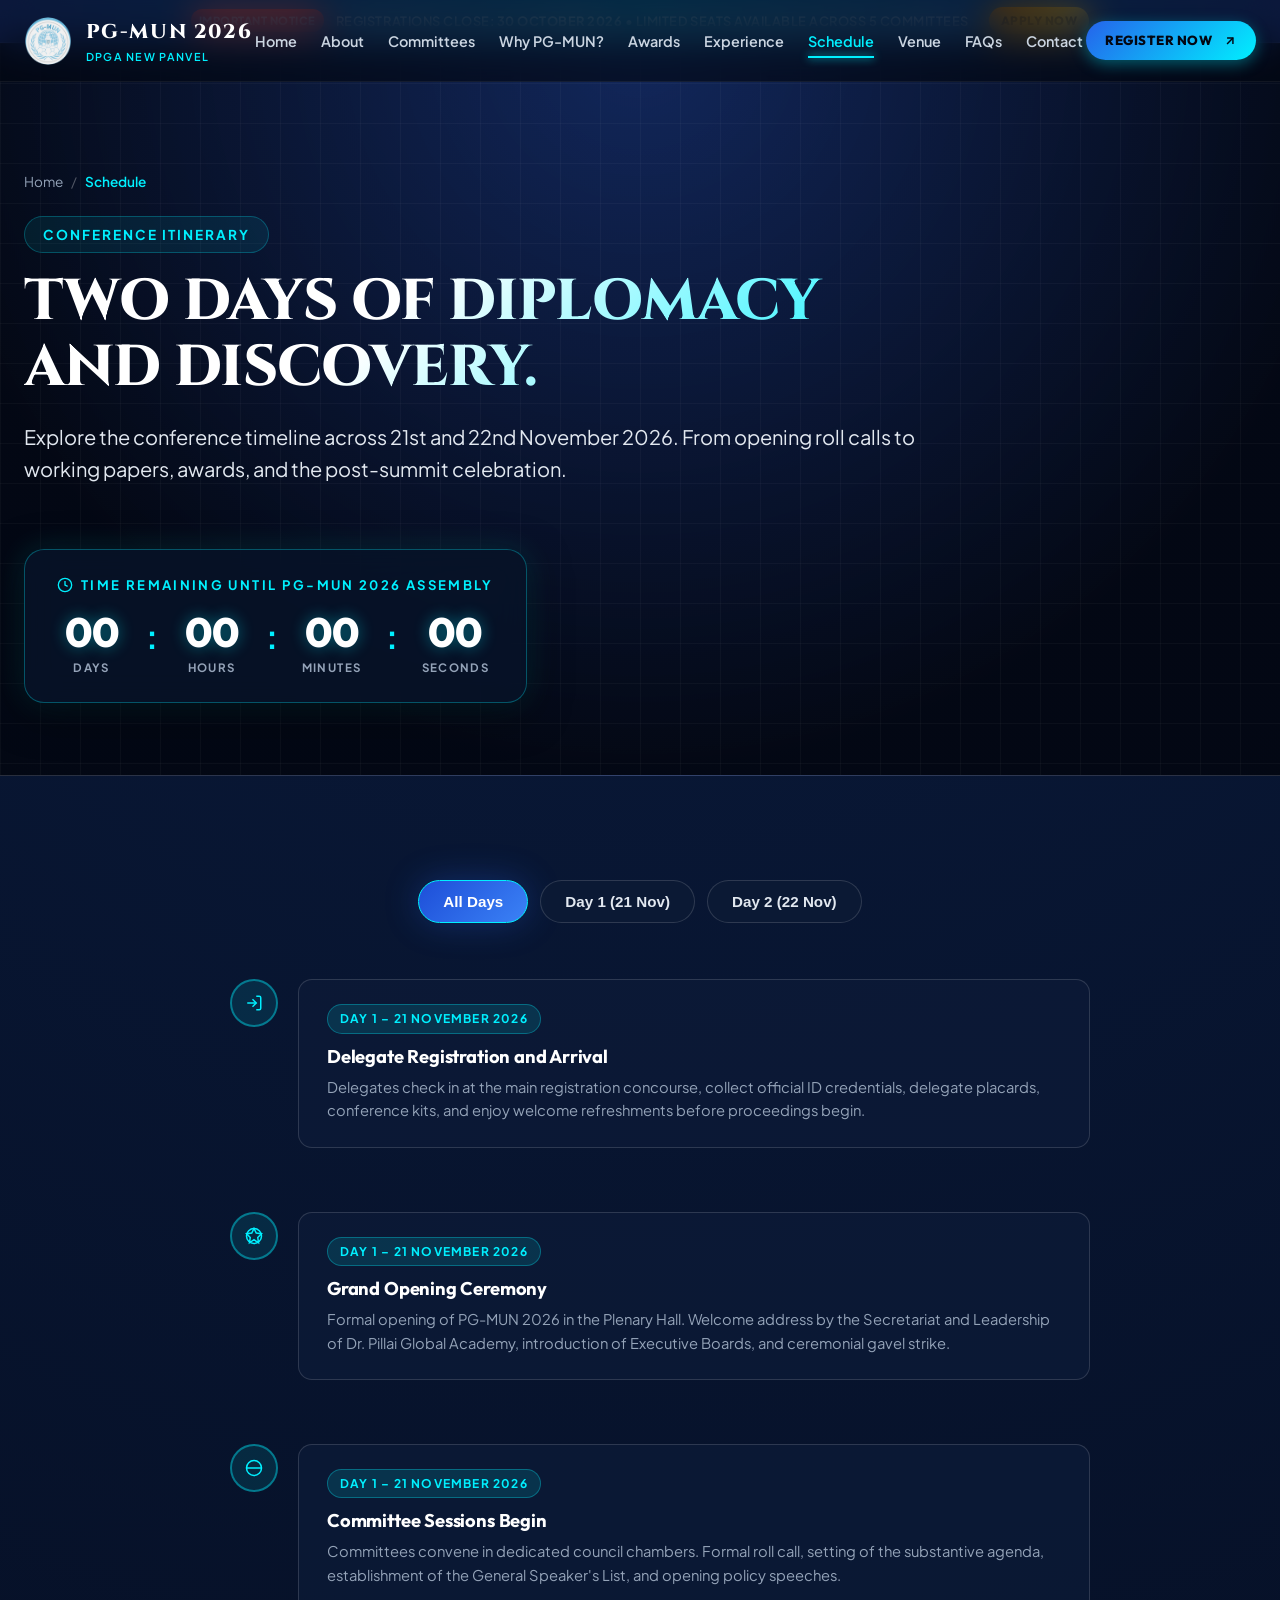
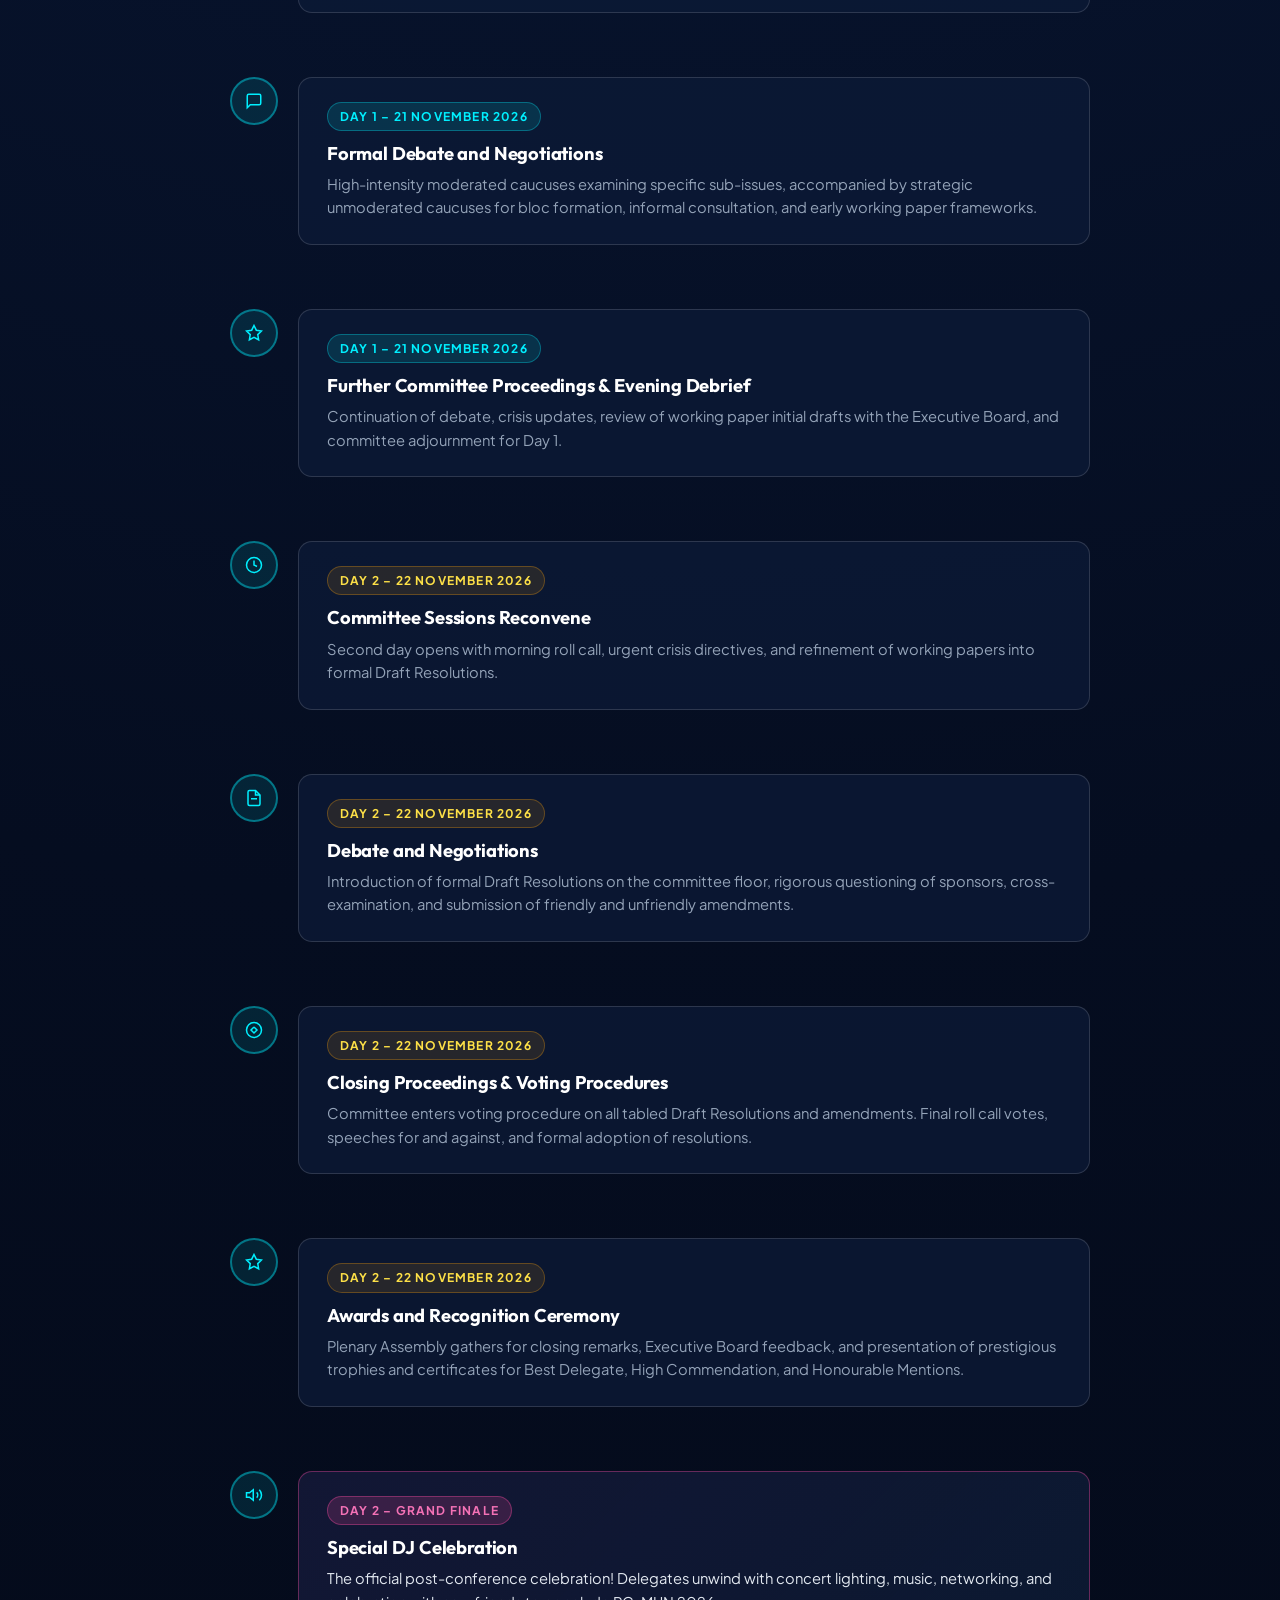
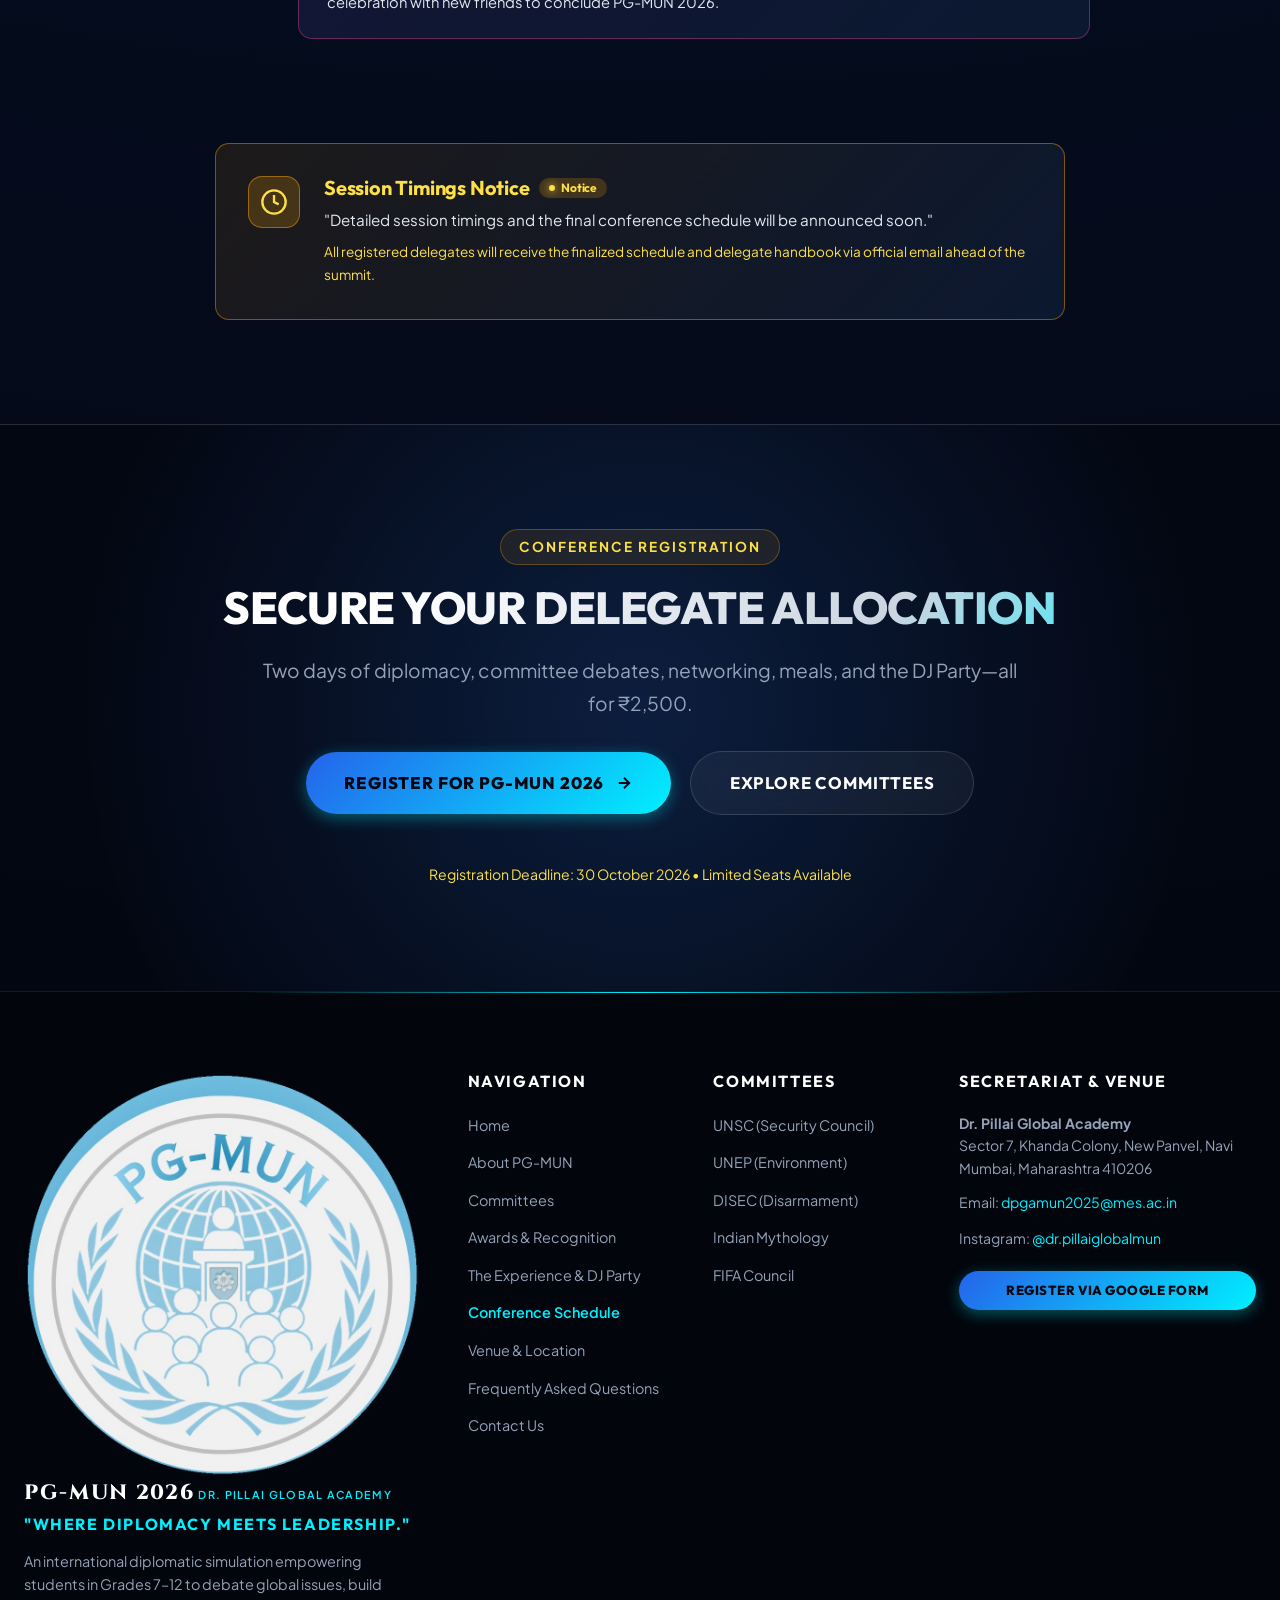
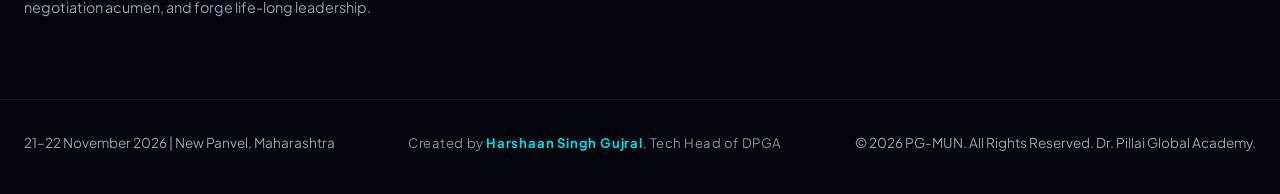
<file: schedule.html>
<!DOCTYPE html>
<html lang="en">
<head>
  <meta charset="UTF-8">
  <meta name="viewport" content="width=device-width, initial-scale=1.0">
  <title>Conference Schedule | PG-MUN 2026 | Dr. Pillai Global Academy</title>
  <meta name="description" content="View the two-day conference itinerary for PG-MUN 2026: committee sessions, debate, negotiations, awards ceremony, and DJ celebration on 21-22 November 2026.">
  <meta name="keywords" content="PG-MUN Schedule, Conference Itinerary, Model United Nations Timeline, DPGA Panvel, Student Diplomacy Schedule">
  <link rel="icon" type="image/png" href="assets/images/pgmun_logo.png">
  <link rel="stylesheet" href="assets/css/style.css">
</head>
<body>

  <!-- Top Announcement Bar -->
  <div class="top-announcement-bar">
    <span class="badge-alert">Important Notice</span>
    <span>REGISTRATIONS CLOSE: <strong>30 OCTOBER 2026</strong> • LIMITED SEATS AVAILABLE ACROSS 5 COMMITTEES</span>
    <a href="https://docs.google.com/forms/d/e/1FAIpQLSeMNv4Wtp6TJ-hSDyX7u2MZJtW9Ut5UFmDq5buCmw1AXc2uBw/viewform" target="_blank" rel="noopener noreferrer" class="btn btn-sm btn-gold" style="margin-left: 0.5rem; padding: 0.25rem 0.75rem; font-size: 0.75rem;">Apply Now</a>
  </div>

  <!-- Sticky Navigation Bar -->
  <header class="navbar" id="mainNavbar">
    <div class="container-wide nav-container">
      <a href="index.html" class="nav-brand" aria-label="PG-MUN 2026 Home">
        <img src="assets/images/pgmun_logo.png" alt="PG-MUN 2026 Official Logo" class="nav-logo">
        <div class="nav-brand-text">
          <span class="brand-title">PG-MUN 2026</span>
          <span class="brand-subtitle">DPGA New Panvel</span>
        </div>
      </a>

      <nav>
        <ul class="nav-menu" id="navMenu">
          <li><a href="index.html" class="nav-link">Home</a></li>
          <li><a href="about.html" class="nav-link">About</a></li>
          <li><a href="committees.html" class="nav-link">Committees</a></li>
          <li><a href="index.html#why-pgmun" class="nav-link">Why PG-MUN?</a></li>
          <li><a href="awards.html" class="nav-link">Awards</a></li>
          <li><a href="experience.html" class="nav-link">Experience</a></li>
          <li><a href="schedule.html" class="nav-link active">Schedule</a></li>
          <li><a href="venue.html" class="nav-link">Venue</a></li>
          <li><a href="faqs.html" class="nav-link">FAQs</a></li>
          <li><a href="contact.html" class="nav-link">Contact</a></li>
        </ul>
      </nav>

      <div class="nav-cta">
        <a href="https://docs.google.com/forms/d/e/1FAIpQLSeMNv4Wtp6TJ-hSDyX7u2MZJtW9Ut5UFmDq5buCmw1AXc2uBw/viewform" target="_blank" rel="noopener noreferrer" class="btn btn-primary btn-sm">
          Register Now
          <svg width="14" height="14" viewBox="0 0 24 24" fill="none" stroke="currentColor" stroke-width="2.5"><line x1="7" y1="17" x2="17" y2="7"></line><polyline points="7 7 17 7 17 17"></polyline></svg>
        </a>
        <button class="nav-toggle" id="navToggle" aria-label="Toggle Navigation Menu">
          <svg width="26" height="26" viewBox="0 0 24 24" fill="none" stroke="currentColor" stroke-width="2"><line x1="3" y1="12" x2="21" y2="12"></line><line x1="3" y1="6" x2="21" y2="6"></line><line x1="3" y1="18" x2="21" y2="18"></line></svg>
        </button>
      </div>
    </div>
  </header>

  <!-- Inner Hero Header -->
  <section class="inner-hero">
    <div class="container">
      <div class="breadcrumb-nav">
        <a href="index.html">Home</a>
        <span class="separator">/</span>
        <span class="current">Schedule</span>
      </div>

      <div class="inner-hero-content">
        <div class="section-tag">Conference Itinerary</div>
        <h1 class="inner-hero-title">TWO DAYS OF DIPLOMACY AND DISCOVERY.</h1>
        <p class="inner-hero-subtitle">
          Explore the conference timeline across 21st and 22nd November 2026. From opening roll calls to working papers, awards, and the post-summit celebration.
        </p>

        <!-- Live Countdown Timer -->
        <div class="countdown-box" style="margin-top: 2rem;">
          <div class="countdown-heading">
            <svg width="16" height="16" viewBox="0 0 24 24" fill="none" stroke="currentColor" stroke-width="2"><circle cx="12" cy="12" r="10"></circle><polyline points="12 6 12 12 16 14"></polyline></svg>
            <span>Time Remaining Until PG-MUN 2026 Assembly</span>
          </div>
          <div class="countdown-digits">
            <div class="digit-segment">
              <span class="digit-number" id="count-days">00</span>
              <span class="digit-label">Days</span>
            </div>
            <span class="digit-colon">:</span>
            <div class="digit-segment">
              <span class="digit-number" id="count-hours">00</span>
              <span class="digit-label">Hours</span>
            </div>
            <span class="digit-colon">:</span>
            <div class="digit-segment">
              <span class="digit-number" id="count-minutes">00</span>
              <span class="digit-label">Minutes</span>
            </div>
            <span class="digit-colon">:</span>
            <div class="digit-segment">
              <span class="digit-number" id="count-seconds">00</span>
              <span class="digit-label">Seconds</span>
            </div>
          </div>
        </div>
      </div>
    </div>
  </section>

  <!-- Schedule Timeline Section -->
  <section class="section-padding">
    <div class="container">

      <!-- Schedule Filter Switcher -->
      <div class="schedule-tab-nav">
        <button class="schedule-tab-btn active" data-day="all">All Days</button>
        <button class="schedule-tab-btn" data-day="day1">Day 1 (21 Nov)</button>
        <button class="schedule-tab-btn" data-day="day2">Day 2 (22 Nov)</button>
      </div>

      <!-- Schedule Timeline Flow -->
      <div class="schedule-timeline">
        
        <!-- Day 1 Event 01 -->
        <div class="timeline-node" data-day="day1">
          <div class="node-marker">
            <svg width="18" height="18" viewBox="0 0 24 24" fill="none" stroke="currentColor" stroke-width="2"><path d="M15 3h4a2 2 0 0 1 2 2v14a2 2 0 0 1-2 2h-4"></path><polyline points="10 17 15 12 10 7"></polyline><line x1="15" y1="12" x2="3" y2="12"></line></svg>
          </div>
          <div class="node-card">
            <span class="node-time-badge day1">DAY 1 – 21 NOVEMBER 2026</span>
            <h3 class="node-title">Delegate Registration and Arrival</h3>
            <p class="node-desc">
              Delegates check in at the main registration concourse, collect official ID credentials, delegate placards, conference kits, and enjoy welcome refreshments before proceedings begin.
            </p>
          </div>
        </div>

        <!-- Day 1 Event 02 -->
        <div class="timeline-node" data-day="day1">
          <div class="node-marker">
            <svg width="18" height="18" viewBox="0 0 24 24" fill="none" stroke="currentColor" stroke-width="2"><circle cx="12" cy="12" r="10"></circle><polygon points="12 2 15 8 22 9 17 14 18 21 12 17 6 21 7 14 2 9 9 8 12 2"></polygon></svg>
          </div>
          <div class="node-card">
            <span class="node-time-badge day1">DAY 1 – 21 NOVEMBER 2026</span>
            <h3 class="node-title">Grand Opening Ceremony</h3>
            <p class="node-desc">
              Formal opening of PG-MUN 2026 in the Plenary Hall. Welcome address by the Secretariat and Leadership of Dr. Pillai Global Academy, introduction of Executive Boards, and ceremonial gavel strike.
            </p>
          </div>
        </div>

        <!-- Day 1 Event 03 -->
        <div class="timeline-node" data-day="day1">
          <div class="node-marker">
            <svg width="18" height="18" viewBox="0 0 24 24" fill="none" stroke="currentColor" stroke-width="2"><circle cx="12" cy="12" r="10"></circle><line x1="2" y1="12" x2="22" y2="12"></line></svg>
          </div>
          <div class="node-card">
            <span class="node-time-badge day1">DAY 1 – 21 NOVEMBER 2026</span>
            <h3 class="node-title">Committee Sessions Begin</h3>
            <p class="node-desc">
              Committees convene in dedicated council chambers. Formal roll call, setting of the substantive agenda, establishment of the General Speaker's List, and opening policy speeches.
            </p>
          </div>
        </div>

        <!-- Day 1 Event 04 -->
        <div class="timeline-node" data-day="day1">
          <div class="node-marker">
            <svg width="18" height="18" viewBox="0 0 24 24" fill="none" stroke="currentColor" stroke-width="2"><path d="M21 15a2 2 0 0 1-2 2H7l-4 4V5a2 2 0 0 1 2-2h14a2 2 0 0 1 2 2z"></path></svg>
          </div>
          <div class="node-card">
            <span class="node-time-badge day1">DAY 1 – 21 NOVEMBER 2026</span>
            <h3 class="node-title">Formal Debate and Negotiations</h3>
            <p class="node-desc">
              High-intensity moderated caucuses examining specific sub-issues, accompanied by strategic unmoderated caucuses for bloc formation, informal consultation, and early working paper frameworks.
            </p>
          </div>
        </div>

        <!-- Day 1 Event 05 -->
        <div class="timeline-node" data-day="day1">
          <div class="node-marker">
            <svg width="18" height="18" viewBox="0 0 24 24" fill="none" stroke="currentColor" stroke-width="2"><polygon points="12 2 15.09 8.26 22 9.27 17 14.14 18.18 21.02 12 17.77 5.82 21.02 7 14.14 2 9.27 8.91 8.26 12 2"></polygon></svg>
          </div>
          <div class="node-card">
            <span class="node-time-badge day1">DAY 1 – 21 NOVEMBER 2026</span>
            <h3 class="node-title">Further Committee Proceedings &amp; Evening Debrief</h3>
            <p class="node-desc">
              Continuation of debate, crisis updates, review of working paper initial drafts with the Executive Board, and committee adjournment for Day 1.
            </p>
          </div>
        </div>

        <!-- Day 2 Event 01 -->
        <div class="timeline-node" data-day="day2">
          <div class="node-marker">
            <svg width="18" height="18" viewBox="0 0 24 24" fill="none" stroke="currentColor" stroke-width="2"><circle cx="12" cy="12" r="10"></circle><polyline points="12 6 12 12 16 14"></polyline></svg>
          </div>
          <div class="node-card">
            <span class="node-time-badge day2">DAY 2 – 22 NOVEMBER 2026</span>
            <h3 class="node-title">Committee Sessions Reconvene</h3>
            <p class="node-desc">
              Second day opens with morning roll call, urgent crisis directives, and refinement of working papers into formal Draft Resolutions.
            </p>
          </div>
        </div>

        <!-- Day 2 Event 02 -->
        <div class="timeline-node" data-day="day2">
          <div class="node-marker">
            <svg width="18" height="18" viewBox="0 0 24 24" fill="none" stroke="currentColor" stroke-width="2"><path d="M14 2H6a2 2 0 0 0-2 2v16a2 2 0 0 0 2 2h12a2 2 0 0 0 2-2V8z"></path><polyline points="14 2 14 8 20 8"></polyline><line x1="16" y1="13" x2="8" y2="13"></line></svg>
          </div>
          <div class="node-card">
            <span class="node-time-badge day2">DAY 2 – 22 NOVEMBER 2026</span>
            <h3 class="node-title">Debate and Negotiations</h3>
            <p class="node-desc">
              Introduction of formal Draft Resolutions on the committee floor, rigorous questioning of sponsors, cross-examination, and submission of friendly and unfriendly amendments.
            </p>
          </div>
        </div>

        <!-- Day 2 Event 03 -->
        <div class="timeline-node" data-day="day2">
          <div class="node-marker">
            <svg width="18" height="18" viewBox="0 0 24 24" fill="none" stroke="currentColor" stroke-width="2"><circle cx="12" cy="12" r="10"></circle><polyline points="12 8 8 12 12 16 16 12 12 8"></polyline></svg>
          </div>
          <div class="node-card">
            <span class="node-time-badge day2">DAY 2 – 22 NOVEMBER 2026</span>
            <h3 class="node-title">Closing Proceedings &amp; Voting Procedures</h3>
            <p class="node-desc">
              Committee enters voting procedure on all tabled Draft Resolutions and amendments. Final roll call votes, speeches for and against, and formal adoption of resolutions.
            </p>
          </div>
        </div>

        <!-- Day 2 Event 04 -->
        <div class="timeline-node" data-day="day2">
          <div class="node-marker">
            <svg width="18" height="18" viewBox="0 0 24 24" fill="none" stroke="currentColor" stroke-width="2"><polygon points="12 2 15.09 8.26 22 9.27 17 14.14 18.18 21.02 12 17.77 5.82 21.02 7 14.14 2 9.27 8.91 8.26 12 2"></polygon></svg>
          </div>
          <div class="node-card">
            <span class="node-time-badge day2">DAY 2 – 22 NOVEMBER 2026</span>
            <h3 class="node-title">Awards and Recognition Ceremony</h3>
            <p class="node-desc">
              Plenary Assembly gathers for closing remarks, Executive Board feedback, and presentation of prestigious trophies and certificates for Best Delegate, High Commendation, and Honourable Mentions.
            </p>
          </div>
        </div>

        <!-- Day 2 Event 05 -->
        <div class="timeline-node" data-day="day2">
          <div class="node-marker">
            <svg width="18" height="18" viewBox="0 0 24 24" fill="none" stroke="currentColor" stroke-width="2"><polygon points="11 5 6 9 2 9 2 15 6 15 11 19 11 5"></polygon><path d="M19.07 4.93a10 10 0 0 1 0 14.14M15.54 8.46a5 5 0 0 1 0 7.07"></path></svg>
          </div>
          <div class="node-card" style="border-color: rgba(236, 72, 153, 0.4); background: linear-gradient(135deg, rgba(20, 24, 55, 0.9) 0%, rgba(14, 28, 54, 0.8) 100%);">
            <span class="node-time-badge day2" style="background: rgba(236, 72, 153, 0.18); color: #f472b6; border-color: rgba(236, 72, 153, 0.4);">DAY 2 – GRAND FINALE</span>
            <h3 class="node-title" style="color: #ffffff;">Special DJ Celebration</h3>
            <p class="node-desc" style="color: var(--silver-primary);">
              The official post-conference celebration! Delegates unwind with concert lighting, music, networking, and celebration with new friends to conclude PG-MUN 2026.
            </p>
          </div>
        </div>

      </div>

      <!-- Official Schedule Notice Box -->
      <div class="agenda-notice-box" style="margin-top: 4rem; max-width: 850px; margin-left: auto; margin-right: auto;">
        <div class="agenda-notice-icon">
          <svg width="28" height="28" viewBox="0 0 24 24" fill="none" stroke="currentColor" stroke-width="2"><circle cx="12" cy="12" r="10"></circle><polyline points="12 6 12 12 16 14"></polyline></svg>
        </div>
        <div class="agenda-notice-content">
          <h4>
            Session Timings Notice
            <span class="pulse-badge">Notice</span>
          </h4>
          <p style="color: var(--silver-primary); font-size: 0.95rem; margin-bottom: 0.5rem; line-height: 1.6;">
            "Detailed session timings and the final conference schedule will be announced soon."
          </p>
          <p style="color: var(--gold-light); font-size: 0.85rem; margin: 0;">
            All registered delegates will receive the finalized schedule and delegate handbook via official email ahead of the summit.
          </p>
        </div>
      </div>

    </div>
  </section>

  <!-- Registration CTA Banner -->
  <section class="section-padding" style="background: radial-gradient(circle at 50% 50%, rgba(20, 50, 100, 0.5) 0%, rgba(3, 7, 18, 0.95) 80%); border-top: 1px solid var(--border-glass);">
    <div class="container text-center">
      <div class="section-tag gold">Conference Registration</div>
      <h2 class="section-title">SECURE YOUR DELEGATE ALLOCATION</h2>
      <p class="section-subtitle" style="margin-bottom: 2rem;">
        Two days of diplomacy, committee debates, networking, meals, and the DJ Party—all for ₹2,500.
      </p>
      <div class="hero-cta-group" style="justify-content: center;">
        <a href="https://docs.google.com/forms/d/e/1FAIpQLSeMNv4Wtp6TJ-hSDyX7u2MZJtW9Ut5UFmDq5buCmw1AXc2uBw/viewform" target="_blank" rel="noopener noreferrer" class="btn btn-primary btn-lg">
          Register for PG-MUN 2026
          <svg width="18" height="18" viewBox="0 0 24 24" fill="none" stroke="currentColor" stroke-width="2.5"><line x1="5" y1="12" x2="19" y2="12"></line><polyline points="12 5 19 12 12 19"></polyline></svg>
        </a>
        <a href="committees.html" class="btn btn-outline btn-lg">Explore Committees</a>
      </div>
      <p style="margin-top: 1.5rem; font-size: 0.88rem; color: var(--gold-light);">
        Registration Deadline: 30 October 2026 • Limited Seats Available
      </p>
    </div>
  </section>

  <!-- 16. Footer -->
  <footer class="footer">
    <div class="container footer-top">
      <div>
        <div class="footer-brand">
          <img src="assets/images/pgmun_logo.png" alt="PG-MUN Official Seal">
          <div class="brand-text">
            <span class="brand-title" style="font-size: 1.3rem;">PG-MUN 2026</span>
            <span class="brand-subtitle">Dr. Pillai Global Academy</span>
          </div>
        </div>
        <p class="footer-tagline">"WHERE DIPLOMACY MEETS LEADERSHIP."</p>
        <p style="font-size: 0.9rem; color: var(--silver-muted); margin-bottom: 1.5rem; line-height: 1.6;">
          An international diplomatic simulation empowering students in Grades 7–12 to debate global issues, build negotiation acumen, and forge life-long leadership.
        </p>
      </div>

      <div class="footer-col">
        <h4 class="footer-title">Navigation</h4>
        <ul class="footer-links">
          <li><a href="index.html">Home</a></li>
          <li><a href="about.html">About PG-MUN</a></li>
          <li><a href="committees.html">Committees</a></li>
          <li><a href="awards.html">Awards &amp; Recognition</a></li>
          <li><a href="experience.html">The Experience &amp; DJ Party</a></li>
          <li><a href="schedule.html" style="color: var(--cyan-bright); font-weight: 600;">Conference Schedule</a></li>
          <li><a href="venue.html">Venue &amp; Location</a></li>
          <li><a href="faqs.html">Frequently Asked Questions</a></li>
          <li><a href="contact.html">Contact Us</a></li>
        </ul>
      </div>

      <div class="footer-col">
        <h4 class="footer-title">Committees</h4>
        <ul class="footer-links">
          <li><a href="committee-unsc.html">UNSC (Security Council)</a></li>
          <li><a href="committee-unep.html">UNEP (Environment)</a></li>
          <li><a href="committee-disec.html">DISEC (Disarmament)</a></li>
          <li><a href="committee-mythology.html">Indian Mythology</a></li>
          <li><a href="committee-fifa.html">FIFA Council</a></li>
        </ul>
      </div>

      <div class="footer-col">
        <h4 class="footer-title">Secretariat &amp; Venue</h4>
        <p style="font-size: 0.88rem; color: var(--silver-muted); margin-bottom: 0.75rem; line-height: 1.6;">
          <strong>Dr. Pillai Global Academy</strong><br>
          Sector 7, Khanda Colony, New Panvel, Navi Mumbai, Maharashtra 410206
        </p>
        <p style="font-size: 0.88rem; color: var(--silver-muted); margin-bottom: 0.75rem;">
          Email: <a href="mailto:dpgamun2025@mes.ac.in" style="color: var(--cyan-bright);">dpgamun2025@mes.ac.in</a>
        </p>
        <p style="font-size: 0.88rem; color: var(--silver-muted); margin-bottom: 1.25rem;">
          Instagram: <a href="https://www.instagram.com/dr.pillaiglobalmun/" target="_blank" rel="noopener noreferrer" style="color: var(--cyan-bright);">@dr.pillaiglobalmun</a>
        </p>
        <a href="https://docs.google.com/forms/d/e/1FAIpQLSeMNv4Wtp6TJ-hSDyX7u2MZJtW9Ut5UFmDq5buCmw1AXc2uBw/viewform" target="_blank" rel="noopener noreferrer" class="btn btn-primary btn-sm" style="width: 100%;">
          Register via Google Form
        </a>
      </div>
    </div>

    <div class="container footer-bottom">
      <div>
        <span>21–22 November 2026 | New Panvel, Maharashtra</span>
      </div>
      <div class="footer-credit">
        Created by <span class="credit-name">Harshaan Singh Gujral</span>, Tech Head of DPGA
      </div>
      <div>
        <span>&copy; 2026 PG-MUN. All Rights Reserved. Dr. Pillai Global Academy.</span>
      </div>
    </div>
  </footer>

  <!-- Floating Back to Top Button -->
  <button class="back-to-top" id="backToTop" aria-label="Back to Top">
    <svg width="20" height="20" viewBox="0 0 24 24" fill="none" stroke="currentColor" stroke-width="2.5"><polyline points="18 15 12 9 6 15"></polyline></svg>
  </button>

  <script src="assets/js/main.js"></script>
</body>
</html>
</file>
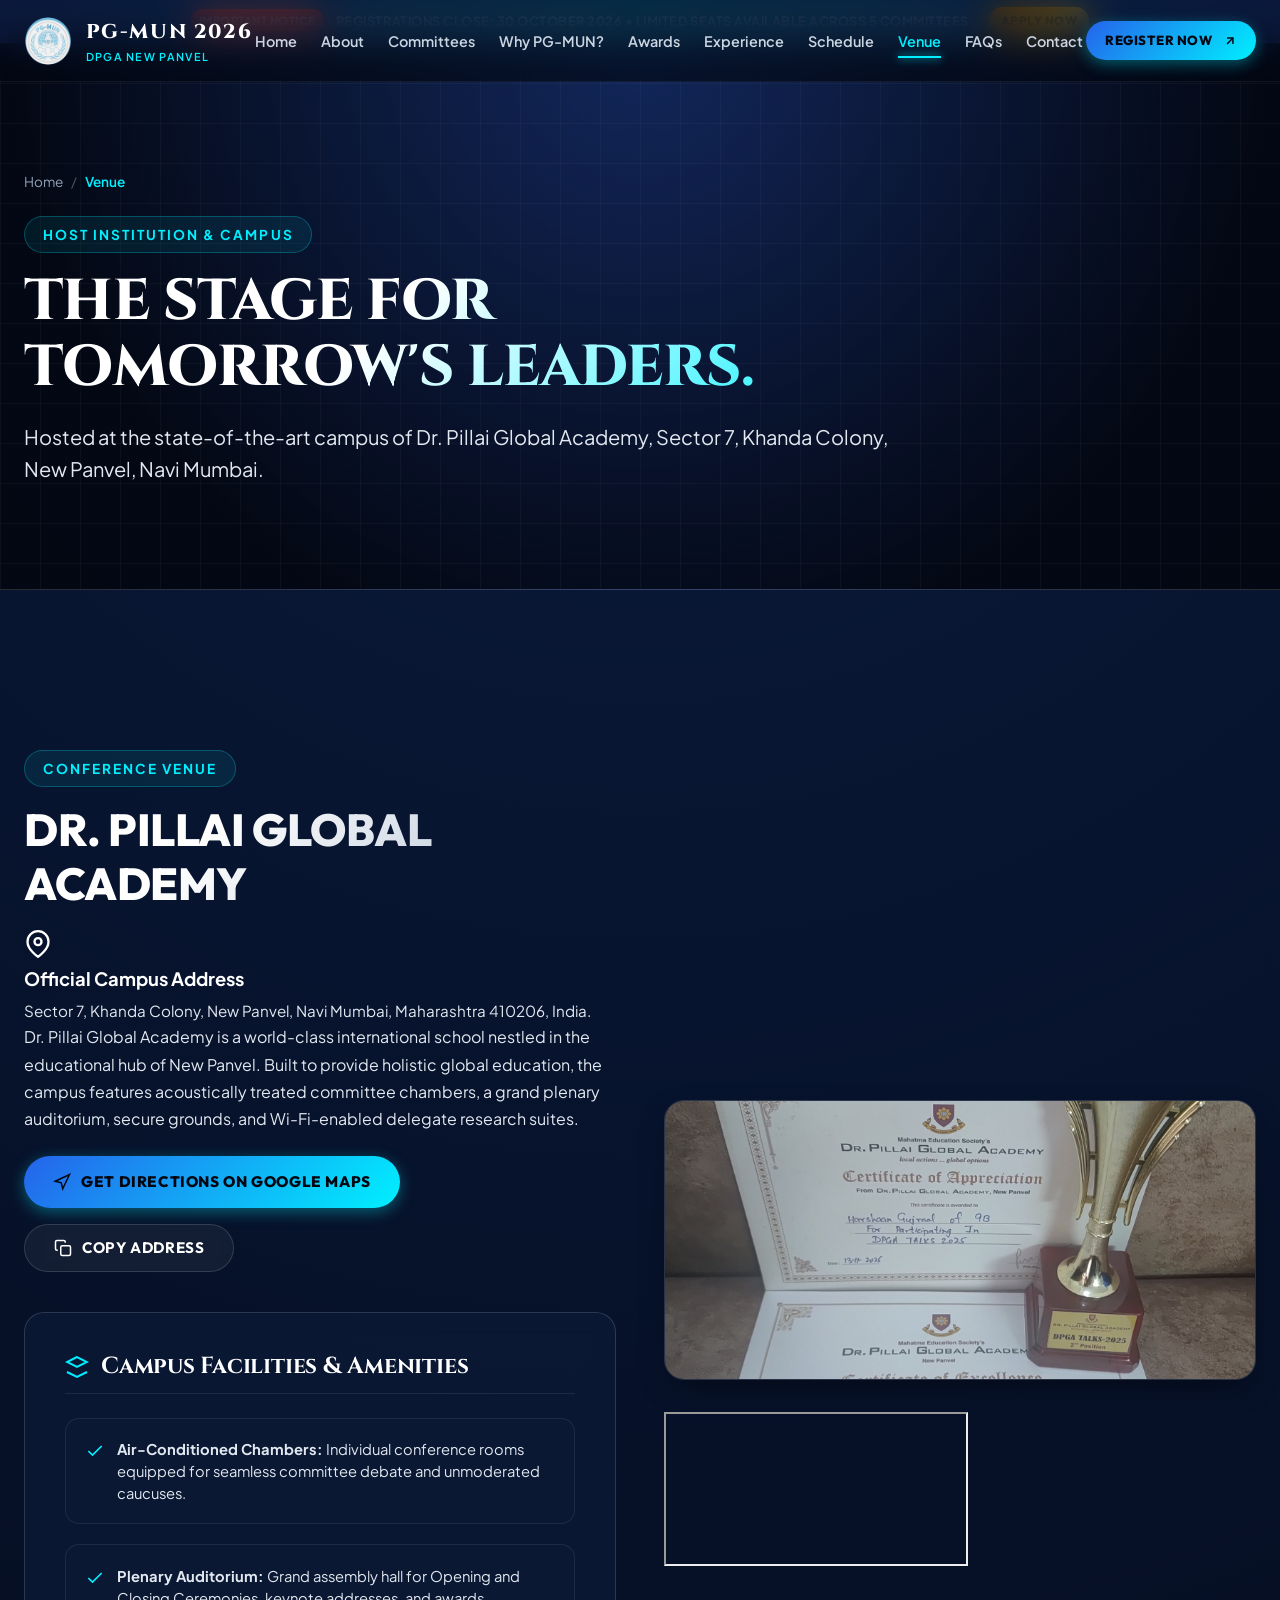
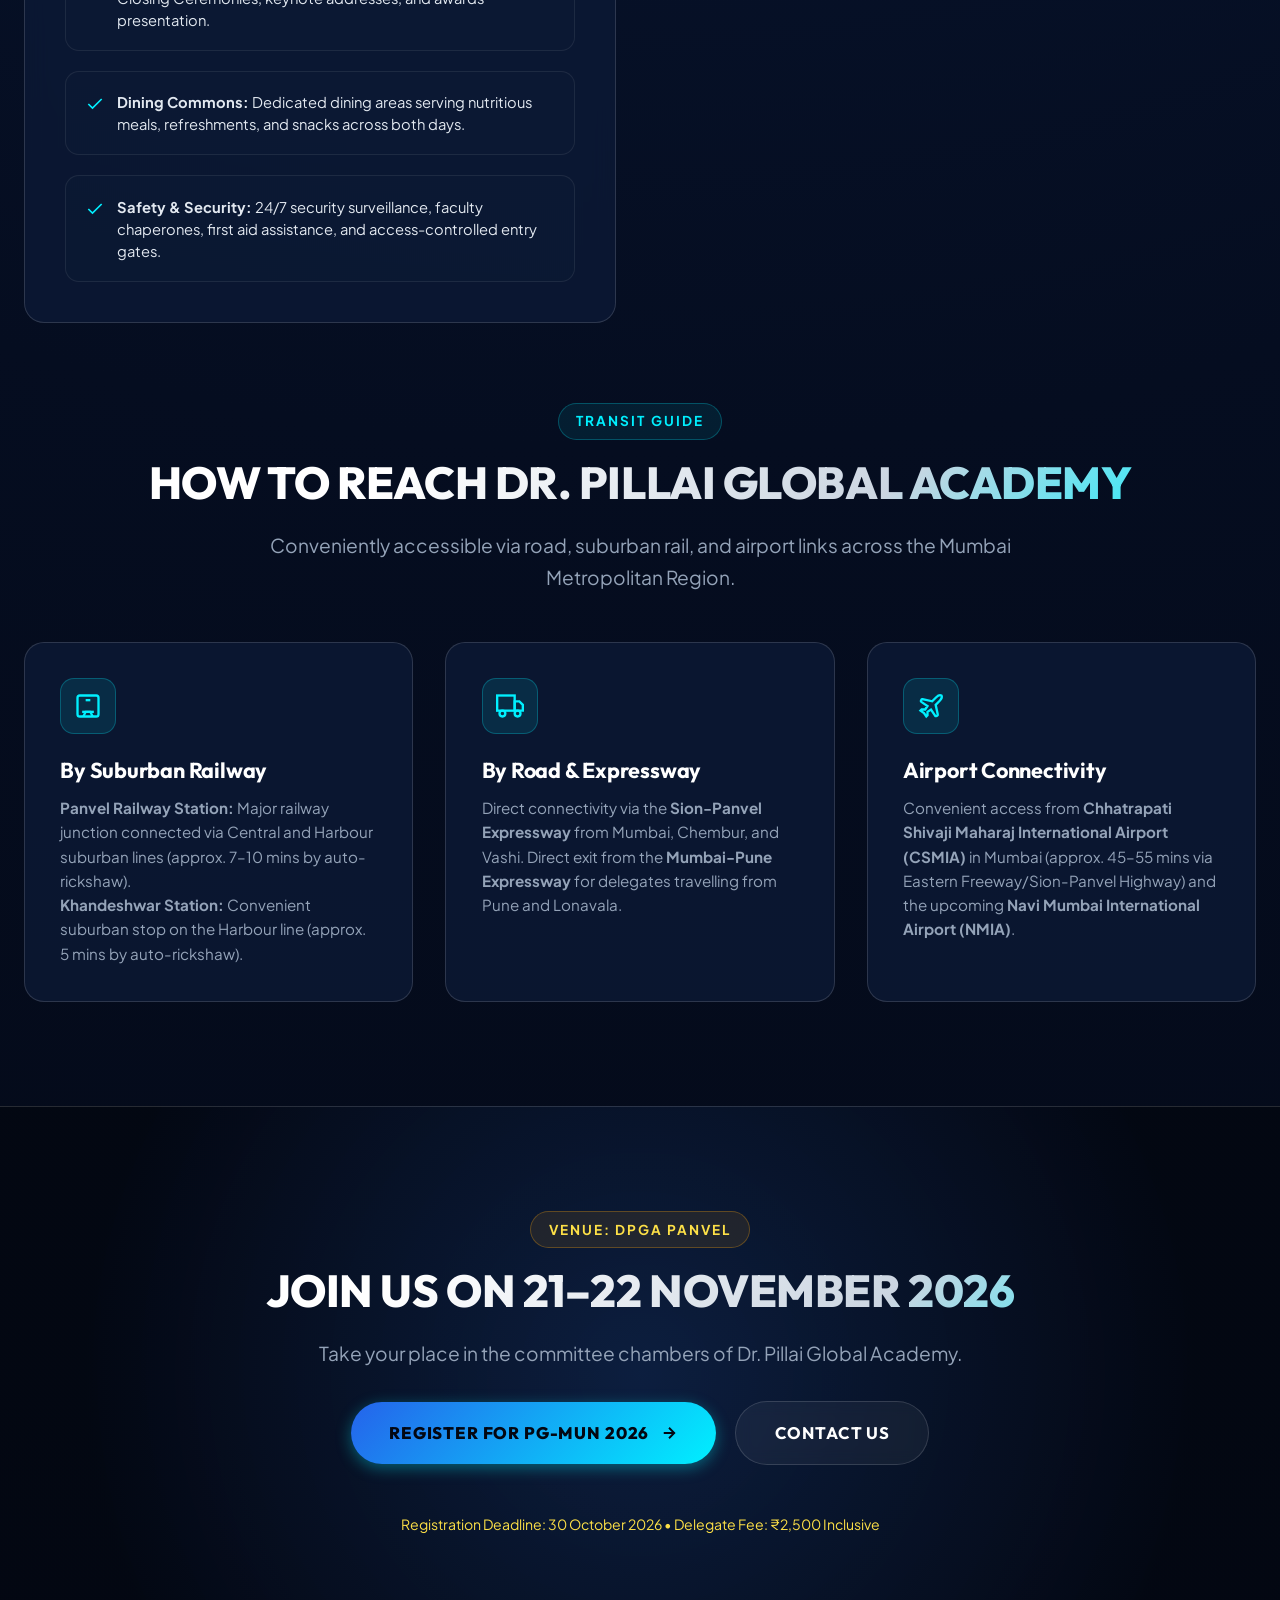
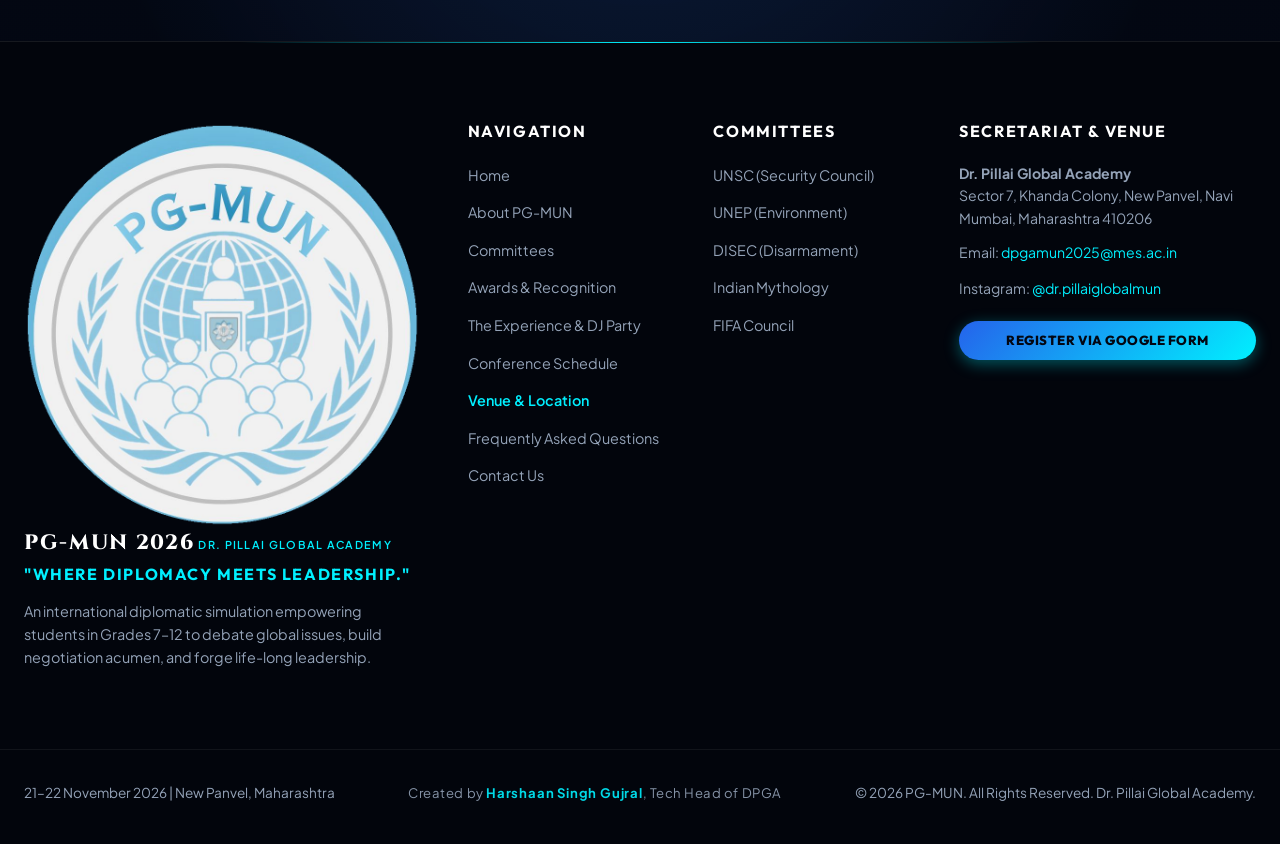
<file: venue.html>
<!DOCTYPE html>
<html lang="en">
<head>
  <meta charset="UTF-8">
  <meta name="viewport" content="width=device-width, initial-scale=1.0">
  <title>Venue &amp; Location | PG-MUN 2026 | Dr. Pillai Global Academy</title>
  <meta name="description" content="Discover the conference venue for PG-MUN 2026: Dr. Pillai Global Academy, Sector 7, Khanda Colony, New Panvel, Navi Mumbai. View maps, directions, and campus facilities.">
  <meta name="keywords" content="PG-MUN Venue, Dr. Pillai Global Academy, DPGA Panvel, Khanda Colony, Navi Mumbai, MUN Location">
  <link rel="icon" type="image/png" href="assets/images/pgmun_logo.png">
  <link rel="stylesheet" href="assets/css/style.css">
</head>
<body>

  <!-- Top Announcement Bar -->
  <div class="top-announcement-bar">
    <span class="badge-alert">Important Notice</span>
    <span>REGISTRATIONS CLOSE: <strong>30 OCTOBER 2026</strong> • LIMITED SEATS AVAILABLE ACROSS 5 COMMITTEES</span>
    <a href="https://docs.google.com/forms/d/e/1FAIpQLSeMNv4Wtp6TJ-hSDyX7u2MZJtW9Ut5UFmDq5buCmw1AXc2uBw/viewform" target="_blank" rel="noopener noreferrer" class="btn btn-sm btn-gold" style="margin-left: 0.5rem; padding: 0.25rem 0.75rem; font-size: 0.75rem;">Apply Now</a>
  </div>

  <!-- Sticky Navigation Bar -->
  <header class="navbar" id="mainNavbar">
    <div class="container-wide nav-container">
      <a href="index.html" class="nav-brand" aria-label="PG-MUN 2026 Home">
        <img src="assets/images/pgmun_logo.png" alt="PG-MUN 2026 Official Logo" class="nav-logo">
        <div class="nav-brand-text">
          <span class="brand-title">PG-MUN 2026</span>
          <span class="brand-subtitle">DPGA New Panvel</span>
        </div>
      </a>

      <nav>
        <ul class="nav-menu" id="navMenu">
          <li><a href="index.html" class="nav-link">Home</a></li>
          <li><a href="about.html" class="nav-link">About</a></li>
          <li><a href="committees.html" class="nav-link">Committees</a></li>
          <li><a href="index.html#why-pgmun" class="nav-link">Why PG-MUN?</a></li>
          <li><a href="awards.html" class="nav-link">Awards</a></li>
          <li><a href="experience.html" class="nav-link">Experience</a></li>
          <li><a href="schedule.html" class="nav-link">Schedule</a></li>
          <li><a href="venue.html" class="nav-link active">Venue</a></li>
          <li><a href="faqs.html" class="nav-link">FAQs</a></li>
          <li><a href="contact.html" class="nav-link">Contact</a></li>
        </ul>
      </nav>

      <div class="nav-cta">
        <a href="https://docs.google.com/forms/d/e/1FAIpQLSeMNv4Wtp6TJ-hSDyX7u2MZJtW9Ut5UFmDq5buCmw1AXc2uBw/viewform" target="_blank" rel="noopener noreferrer" class="btn btn-primary btn-sm">
          Register Now
          <svg width="14" height="14" viewBox="0 0 24 24" fill="none" stroke="currentColor" stroke-width="2.5"><line x1="7" y1="17" x2="17" y2="7"></line><polyline points="7 7 17 7 17 17"></polyline></svg>
        </a>
        <button class="nav-toggle" id="navToggle" aria-label="Toggle Navigation Menu">
          <svg width="26" height="26" viewBox="0 0 24 24" fill="none" stroke="currentColor" stroke-width="2"><line x1="3" y1="12" x2="21" y2="12"></line><line x1="3" y1="6" x2="21" y2="6"></line><line x1="3" y1="18" x2="21" y2="18"></line></svg>
        </button>
      </div>
    </div>
  </header>

  <!-- Inner Hero Header -->
  <section class="inner-hero">
    <div class="container">
      <div class="breadcrumb-nav">
        <a href="index.html">Home</a>
        <span class="separator">/</span>
        <span class="current">Venue</span>
      </div>

      <div class="inner-hero-content">
        <div class="section-tag">Host Institution &amp; Campus</div>
        <h1 class="inner-hero-title">THE STAGE FOR TOMORROW'S LEADERS.</h1>
        <p class="inner-hero-subtitle">
          Hosted at the state-of-the-art campus of Dr. Pillai Global Academy, Sector 7, Khanda Colony, New Panvel, Navi Mumbai.
        </p>
      </div>
    </div>
  </section>

  <!-- Venue & Directions Section -->
  <section class="section-padding">
    <div class="container">
      
      <div class="venue-grid">
        
        <!-- Left: Venue Details & Campus Information -->
        <div>
          <div class="section-tag">Conference Venue</div>
          <h2 class="section-title">DR. PILLAI GLOBAL ACADEMY</h2>
          
          <div class="venue-address-card">
            <div class="address-icon">
              <svg width="28" height="28" viewBox="0 0 24 24" fill="none" stroke="currentColor" stroke-width="2"><path d="M21 10c0 7-9 13-9 13s-9-6-9-13a9 9 0 0 1 18 0z"></path><circle cx="12" cy="10" r="3"></circle></svg>
            </div>
            <div>
              <strong style="color: #ffffff; font-size: 1.15rem; display: block; margin-bottom: 0.35rem;">Official Campus Address</strong>
              <p style="color: var(--silver-primary); font-size: 0.95rem; line-height: 1.6; margin: 0;">
                Sector 7, Khanda Colony, New Panvel, Navi Mumbai, Maharashtra 410206, India.
              </p>
            </div>
          </div>

          <p style="font-size: 1rem; color: var(--silver-primary); line-height: 1.7; margin-bottom: 1.5rem;">
            Dr. Pillai Global Academy is a world-class international school nestled in the educational hub of New Panvel. Built to provide holistic global education, the campus features acoustically treated committee chambers, a grand plenary auditorium, secure grounds, and Wi-Fi-enabled delegate research suites.
          </p>

          <div style="display: flex; gap: 1rem; flex-wrap: wrap; margin-bottom: 2.5rem;">
            <a href="https://maps.google.com/?q=Dr.+Pillai+Global+Academy,+Sector+7,+Khanda+Colony,+New+Panvel,+Maharashtra+410206" target="_blank" rel="noopener noreferrer" class="btn btn-primary">
              <svg width="18" height="18" viewBox="0 0 24 24" fill="none" stroke="currentColor" stroke-width="2"><polygon points="3 11 22 2 13 21 11 13 3 11"></polygon></svg>
              Get Directions on Google Maps
            </a>
            <button class="btn btn-outline" onclick="copyAddress()">
              <svg width="18" height="18" viewBox="0 0 24 24" fill="none" stroke="currentColor" stroke-width="2"><rect x="9" y="9" width="13" height="13" rx="2" ry="2"></rect><path d="M5 15H4a2 2 0 0 1-2-2V4a2 2 0 0 1 2-2h9a2 2 0 0 1 2 2v1"></path></svg>
              Copy Address
            </button>
          </div>

          <!-- Campus Highlights -->
          <div class="dossier-card">
            <h3 class="dossier-card-title">
              <svg width="24" height="24" viewBox="0 0 24 24" fill="none" stroke="currentColor" stroke-width="2"><polygon points="12 2 2 7 12 12 22 7 12 2"></polygon><polyline points="2 17 12 22 22 17"></polyline></svg>
              Campus Facilities &amp; Amenities
            </h3>
            <div class="checklist-grid">
              <div class="checklist-item">
                <svg width="20" height="20" viewBox="0 0 24 24" fill="none" stroke="currentColor" stroke-width="2"><polyline points="20 6 9 17 4 12"></polyline></svg>
                <p><strong>Air-Conditioned Chambers:</strong> Individual conference rooms equipped for seamless committee debate and unmoderated caucuses.</p>
              </div>
              <div class="checklist-item">
                <svg width="20" height="20" viewBox="0 0 24 24" fill="none" stroke="currentColor" stroke-width="2"><polyline points="20 6 9 17 4 12"></polyline></svg>
                <p><strong>Plenary Auditorium:</strong> Grand assembly hall for Opening and Closing Ceremonies, keynote addresses, and awards presentation.</p>
              </div>
              <div class="checklist-item">
                <svg width="20" height="20" viewBox="0 0 24 24" fill="none" stroke="currentColor" stroke-width="2"><polyline points="20 6 9 17 4 12"></polyline></svg>
                <p><strong>Dining Commons:</strong> Dedicated dining areas serving nutritious meals, refreshments, and snacks across both days.</p>
              </div>
              <div class="checklist-item">
                <svg width="20" height="20" viewBox="0 0 24 24" fill="none" stroke="currentColor" stroke-width="2"><polyline points="20 6 9 17 4 12"></polyline></svg>
                <p><strong>Safety &amp; Security:</strong> 24/7 security surveillance, faculty chaperones, first aid assistance, and access-controlled entry gates.</p>
              </div>
            </div>
          </div>

        </div>

        <!-- Right: Map Integration & Campus Photo -->
        <div>
          <!-- Campus Photograph Showcase -->
          <div style="border-radius: var(--radius-lg); overflow: hidden; border: 1px solid var(--border-glass); margin-bottom: 2rem; box-shadow: var(--shadow-card); height: 280px;">
            <img src="assets/images/dpga_campus.jpg" alt="Dr. Pillai Global Academy Campus" style="width: 100%; height: 100%; object-fit: cover;">
          </div>

          <!-- Interactive Google Maps Embed -->
          <div class="venue-map-wrapper">
            <iframe 
              src="https://www.google.com/maps/embed?pb=!1m18!1m12!1m3!1d3772.669862590218!2d73.11181827596408!3d18.990215754659976!2m3!1f0!2f0!3f0!3m2!1i1024!2i768!4f13.1!3m3!1m2!1s0x3be7e8417c8ea3ff%3A0xc48c081395567a5!2sDr.%20Pillai%20Global%20Academy!5e0!3m2!1sen!2sin!4v1700000000000!5m2!1sen!2sin" 
              title="Dr. Pillai Global Academy Campus Location on Google Maps" 
              loading="lazy" 
              referrerpolicy="no-referrer-when-downgrade">
            </iframe>
          </div>
        </div>

      </div>

      <!-- Transportation & Transit Guide -->
      <div style="margin-top: 5rem;">
        <div class="text-center">
          <div class="section-tag">Transit Guide</div>
          <h2 class="section-title">HOW TO REACH DR. PILLAI GLOBAL ACADEMY</h2>
          <p class="section-subtitle">
            Conveniently accessible via road, suburban rail, and airport links across the Mumbai Metropolitan Region.
          </p>
        </div>

        <div class="why-grid" style="margin-top: 3rem;">
          
          <div class="why-card">
            <div class="why-icon-box">
              <svg width="28" height="28" viewBox="0 0 24 24" fill="none" stroke="currentColor" stroke-width="2"><rect x="3" y="3" width="18" height="18" rx="2"></rect><path d="M7 17h10"></path><path d="M10 7h4"></path><path d="M8 21l2-4h4l2 4"></path></svg>
            </div>
            <h3>By Suburban Railway</h3>
            <p><strong>Panvel Railway Station:</strong> Major railway junction connected via Central and Harbour suburban lines (approx. 7–10 mins by auto-rickshaw).<br><strong>Khandeshwar Station:</strong> Convenient suburban stop on the Harbour line (approx. 5 mins by auto-rickshaw).</p>
          </div>

          <div class="why-card">
            <div class="why-icon-box">
              <svg width="28" height="28" viewBox="0 0 24 24" fill="none" stroke="currentColor" stroke-width="2"><rect x="1" y="3" width="15" height="13"></rect><polygon points="16 8 20 8 23 11 23 16 16 16 16 8"></polygon><circle cx="5.5" cy="18.5" r="2.5"></circle><circle cx="18.5" cy="18.5" r="2.5"></circle></svg>
            </div>
            <h3>By Road &amp; Expressway</h3>
            <p>Direct connectivity via the <strong>Sion-Panvel Expressway</strong> from Mumbai, Chembur, and Vashi. Direct exit from the <strong>Mumbai-Pune Expressway</strong> for delegates travelling from Pune and Lonavala.</p>
          </div>

          <div class="why-card">
            <div class="why-icon-box">
              <svg width="28" height="28" viewBox="0 0 24 24" fill="none" stroke="currentColor" stroke-width="2"><path d="M17.8 19.2L16 11l3.5-3.5C21 6 21.5 4 21 3c-1-.5-3 0-4.5 1.5L13 8 4.8 6.2c-.5-.1-.9.1-1.1.5l-.3.5c-.2.5-.1 1 .3 1.3L9 12l-2 3H4l-1 1 3 2 2 3 1-1v-3l3-2 3.5 5.3c.3.4.8.5 1.3.3l.5-.3c.4-.2.6-.6.5-1.1z"></path></svg>
            </div>
            <h3>Airport Connectivity</h3>
            <p>Convenient access from <strong>Chhatrapati Shivaji Maharaj International Airport (CSMIA)</strong> in Mumbai (approx. 45–55 mins via Eastern Freeway/Sion-Panvel Highway) and the upcoming <strong>Navi Mumbai International Airport (NMIA)</strong>.</p>
          </div>

        </div>
      </div>

    </div>
  </section>

  <!-- Registration CTA Banner -->
  <section class="section-padding" style="background: radial-gradient(circle at 50% 50%, rgba(20, 50, 100, 0.5) 0%, rgba(3, 7, 18, 0.95) 80%); border-top: 1px solid var(--border-glass);">
    <div class="container text-center">
      <div class="section-tag gold">Venue: DPGA Panvel</div>
      <h2 class="section-title">JOIN US ON 21–22 NOVEMBER 2026</h2>
      <p class="section-subtitle" style="margin-bottom: 2rem;">
        Take your place in the committee chambers of Dr. Pillai Global Academy.
      </p>
      <div class="hero-cta-group" style="justify-content: center;">
        <a href="https://docs.google.com/forms/d/e/1FAIpQLSeMNv4Wtp6TJ-hSDyX7u2MZJtW9Ut5UFmDq5buCmw1AXc2uBw/viewform" target="_blank" rel="noopener noreferrer" class="btn btn-primary btn-lg">
          Register for PG-MUN 2026
          <svg width="18" height="18" viewBox="0 0 24 24" fill="none" stroke="currentColor" stroke-width="2.5"><line x1="5" y1="12" x2="19" y2="12"></line><polyline points="12 5 19 12 12 19"></polyline></svg>
        </a>
        <a href="contact.html" class="btn btn-outline btn-lg">Contact Us</a>
      </div>
      <p style="margin-top: 1.5rem; font-size: 0.88rem; color: var(--gold-light);">
        Registration Deadline: 30 October 2026 • Delegate Fee: ₹2,500 Inclusive
      </p>
    </div>
  </section>

  <!-- 16. Footer -->
  <footer class="footer">
    <div class="container footer-top">
      <div>
        <div class="footer-brand">
          <img src="assets/images/pgmun_logo.png" alt="PG-MUN Official Seal">
          <div class="brand-text">
            <span class="brand-title" style="font-size: 1.3rem;">PG-MUN 2026</span>
            <span class="brand-subtitle">Dr. Pillai Global Academy</span>
          </div>
        </div>
        <p class="footer-tagline">"WHERE DIPLOMACY MEETS LEADERSHIP."</p>
        <p style="font-size: 0.9rem; color: var(--silver-muted); margin-bottom: 1.5rem; line-height: 1.6;">
          An international diplomatic simulation empowering students in Grades 7–12 to debate global issues, build negotiation acumen, and forge life-long leadership.
        </p>
      </div>

      <div class="footer-col">
        <h4 class="footer-title">Navigation</h4>
        <ul class="footer-links">
          <li><a href="index.html">Home</a></li>
          <li><a href="about.html">About PG-MUN</a></li>
          <li><a href="committees.html">Committees</a></li>
          <li><a href="awards.html">Awards &amp; Recognition</a></li>
          <li><a href="experience.html">The Experience &amp; DJ Party</a></li>
          <li><a href="schedule.html">Conference Schedule</a></li>
          <li><a href="venue.html" style="color: var(--cyan-bright); font-weight: 600;">Venue &amp; Location</a></li>
          <li><a href="faqs.html">Frequently Asked Questions</a></li>
          <li><a href="contact.html">Contact Us</a></li>
        </ul>
      </div>

      <div class="footer-col">
        <h4 class="footer-title">Committees</h4>
        <ul class="footer-links">
          <li><a href="committee-unsc.html">UNSC (Security Council)</a></li>
          <li><a href="committee-unep.html">UNEP (Environment)</a></li>
          <li><a href="committee-disec.html">DISEC (Disarmament)</a></li>
          <li><a href="committee-mythology.html">Indian Mythology</a></li>
          <li><a href="committee-fifa.html">FIFA Council</a></li>
        </ul>
      </div>

      <div class="footer-col">
        <h4 class="footer-title">Secretariat &amp; Venue</h4>
        <p style="font-size: 0.88rem; color: var(--silver-muted); margin-bottom: 0.75rem; line-height: 1.6;">
          <strong>Dr. Pillai Global Academy</strong><br>
          Sector 7, Khanda Colony, New Panvel, Navi Mumbai, Maharashtra 410206
        </p>
        <p style="font-size: 0.88rem; color: var(--silver-muted); margin-bottom: 0.75rem;">
          Email: <a href="mailto:dpgamun2025@mes.ac.in" style="color: var(--cyan-bright);">dpgamun2025@mes.ac.in</a>
        </p>
        <p style="font-size: 0.88rem; color: var(--silver-muted); margin-bottom: 1.25rem;">
          Instagram: <a href="https://www.instagram.com/dr.pillaiglobalmun/" target="_blank" rel="noopener noreferrer" style="color: var(--cyan-bright);">@dr.pillaiglobalmun</a>
        </p>
        <a href="https://docs.google.com/forms/d/e/1FAIpQLSeMNv4Wtp6TJ-hSDyX7u2MZJtW9Ut5UFmDq5buCmw1AXc2uBw/viewform" target="_blank" rel="noopener noreferrer" class="btn btn-primary btn-sm" style="width: 100%;">
          Register via Google Form
        </a>
      </div>
    </div>

    <div class="container footer-bottom">
      <div>
        <span>21–22 November 2026 | New Panvel, Maharashtra</span>
      </div>
      <div class="footer-credit">
        Created by <span class="credit-name">Harshaan Singh Gujral</span>, Tech Head of DPGA
      </div>
      <div>
        <span>&copy; 2026 PG-MUN. All Rights Reserved. Dr. Pillai Global Academy.</span>
      </div>
    </div>
  </footer>

  <!-- Floating Back to Top Button -->
  <button class="back-to-top" id="backToTop" aria-label="Back to Top">
    <svg width="20" height="20" viewBox="0 0 24 24" fill="none" stroke="currentColor" stroke-width="2.5"><polyline points="18 15 12 9 6 15"></polyline></svg>
  </button>

  <script src="assets/js/main.js"></script>
</body>
</html>
</file>
<file: assets/css/style.css>
﻿/* ==========================================================================
   PG-MUN 2026 - Official International Diplomatic Conference Design System
   Organised by Dr. Pillai Global Academy (DPGA), New Panvel
   ========================================================================== */

@import url('https://fonts.googleapis.com/css2?family=Cinzel:wght@500;600;700;800;900&family=Outfit:wght@300;400;500;600;700;800&family=Plus+Jakarta+Sans:ital,wght@0,300;0,400;0,500;0,600;0,700;0,800;1,400&display=swap');

:root {
  /* Diplomatic Color Palette */
  --bg-darkest: #030712;
  --bg-primary: #060e20;
  --bg-secondary: #0a1733;
  --bg-card: rgba(13, 27, 56, 0.72);
  --bg-card-hover: rgba(18, 36, 73, 0.85);
  --bg-card-elevated: #112349;
  
  /* Primary Diplomatic Accents */
  --navy-deep: #050d1e;
  --royal-blue: #1d4ed8;
  --royal-blue-light: #2563eb;
  --electric-blue: #3b82f6;
  --cyan-bright: #00f0ff;
  --cyan-glow: rgba(0, 240, 255, 0.35);
  --cyan-subtle: #38bdf8;
  
  /* Metallic Accents */
  --gold-primary: #f59e0b;
  --gold-light: #fde047;
  --gold-glow: rgba(245, 158, 11, 0.35);
  --silver-primary: #e2e8f0;
  --silver-muted: #94a3b8;
  
  /* Committee Accent Codes */
  --accent-unsc: #00f0ff;
  --accent-unep: #10b981;
  --accent-disec: #3b82f6;
  --accent-mythology: #f59e0b;
  --accent-fifa: #ec4899;

  /* Typography */
  --font-display: 'Cinzel', Georgia, serif;
  --font-heading: 'Outfit', -apple-system, BlinkMacSystemFont, sans-serif;
  --font-body: 'Plus Jakarta Sans', -apple-system, BlinkMacSystemFont, sans-serif;
  
  /* Text Colors */
  --text-primary: #ffffff;
  --text-secondary: #cbd5e1;
  --text-muted: #94a3b8;
  --text-dark: #0f172a;
  
  /* Borders and Shadows */
  --border-subtle: rgba(255, 255, 255, 0.08);
  --border-glass: rgba(255, 255, 255, 0.14);
  --border-cyan: rgba(0, 240, 255, 0.35);
  --border-gold: rgba(245, 158, 11, 0.4);
  
  --shadow-subtle: 0 4px 20px rgba(0, 0, 0, 0.4);
  --shadow-card: 0 10px 30px -10px rgba(0, 0, 0, 0.6);
  --shadow-glow-cyan: 0 0 25px rgba(0, 240, 255, 0.25);
  --shadow-glow-gold: 0 0 25px rgba(245, 158, 11, 0.25);
  --shadow-glow-blue: 0 0 35px rgba(37, 99, 235, 0.3);
  
  /* Radii & Transitions */
  --radius-sm: 8px;
  --radius-md: 14px;
  --radius-lg: 20px;
  --radius-full: 9999px;
  
  --transition-fast: 0.2s cubic-bezier(0.4, 0, 0.2, 1);
  --transition-normal: 0.3s cubic-bezier(0.4, 0, 0.2, 1);
  --transition-slow: 0.5s cubic-bezier(0.16, 1, 0.3, 1);
}

/* CSS Reset & Global Styles */
*, *::before, *::after {
  box-sizing: border-box;
  margin: 0;
  padding: 0;
}

html {
  scroll-behavior: smooth;
  font-size: 16px;
  background-color: var(--bg-darkest);
  color: var(--text-primary);
  font-family: var(--font-body);
  line-height: 1.6;
  -webkit-font-smoothing: antialiased;
}

body {
  overflow-x: hidden;
  background: radial-gradient(circle at 50% 0%, #0a1b3d 0%, #050d20 50%, #030712 100%);
  min-height: 100vh;
  position: relative;
}

/* Custom Scrollbar */
::-webkit-scrollbar {
  width: 10px;
}
::-webkit-scrollbar-track {
  background: var(--bg-darkest);
}
::-webkit-scrollbar-thumb {
  background: #1e3a6d;
  border-radius: var(--radius-full);
}
::-webkit-scrollbar-thumb:hover {
  background: var(--cyan-subtle);
}

/* Typography Utility */
h1, h2, h3, h4, h5, h6 {
  color: var(--text-primary);
  font-family: var(--font-heading);
  font-weight: 700;
  line-height: 1.2;
  letter-spacing: -0.01em;
}

.font-display {
  font-family: var(--font-display);
  letter-spacing: 0.05em;
}

p {
  color: var(--text-secondary);
  font-size: 1.05rem;
  line-height: 1.7;
}

a {
  color: inherit;
  text-decoration: none;
  transition: color var(--transition-fast);
}

img {
  max-width: 100%;
  height: auto;
  display: block;
}

.container {
  width: 100%;
  max-width: 1280px;
  margin: 0 auto;
  padding: 0 1.5rem;
}

.container-wide {
  width: 100%;
  max-width: 1440px;
  margin: 0 auto;
  padding: 0 1.5rem;
}

/* Section Header Styling */
.section-tag {
  display: inline-flex;
  align-items: center;
  gap: 0.5rem;
  font-size: 0.85rem;
  font-weight: 700;
  text-transform: uppercase;
  letter-spacing: 0.15em;
  color: var(--cyan-bright);
  background: rgba(0, 240, 255, 0.08);
  border: 1px solid rgba(0, 240, 255, 0.25);
  padding: 0.4rem 1.1rem;
  border-radius: var(--radius-full);
  margin-bottom: 1rem;
}

.section-tag.gold {
  color: var(--gold-light);
  background: rgba(245, 158, 11, 0.1);
  border-color: rgba(245, 158, 11, 0.3);
}

.section-title {
  font-size: clamp(2rem, 3.5vw, 3.2rem);
  font-weight: 800;
  margin-bottom: 1.2rem;
  background: linear-gradient(135deg, #ffffff 30%, #cbd5e1 70%, var(--cyan-bright) 100%);
  -webkit-background-clip: text;
  -webkit-text-fill-color: transparent;
}

.section-title.gold-title {
  background: linear-gradient(135deg, #ffffff 20%, #fde047 60%, #f59e0b 100%);
  -webkit-background-clip: text;
  -webkit-text-fill-color: transparent;
}

.section-subtitle {
  font-size: clamp(1.05rem, 1.5vw, 1.25rem);
  color: var(--text-muted);
  max-width: 760px;
  line-height: 1.7;
}

.text-center {
  text-align: center;
}

.text-center .section-subtitle {
  margin-left: auto;
  margin-right: auto;
}

/* Glassmorphic Components */
.glass-panel {
  background: var(--bg-card);
  backdrop-filter: blur(16px);
  -webkit-backdrop-filter: blur(16px);
  border: 1px solid var(--border-glass);
  border-radius: var(--radius-lg);
  box-shadow: var(--shadow-card);
  transition: all var(--transition-normal);
}

.glass-panel:hover {
  background: var(--bg-card-hover);
  border-color: rgba(0, 240, 255, 0.3);
  transform: translateY(-4px);
  box-shadow: 0 15px 35px -10px rgba(0, 0, 0, 0.7), var(--shadow-glow-cyan);
}

/* Button System */
.btn {
  display: inline-flex;
  align-items: center;
  justify-content: center;
  gap: 0.65rem;
  font-family: var(--font-heading);
  font-weight: 700;
  font-size: 0.95rem;
  letter-spacing: 0.04em;
  text-transform: uppercase;
  padding: 0.85rem 1.8rem;
  border-radius: var(--radius-full);
  border: none;
  cursor: pointer;
  transition: all var(--transition-normal);
  text-decoration: none;
  white-space: nowrap;
  position: relative;
  overflow: hidden;
}

.btn-primary {
  background: linear-gradient(135deg, var(--royal-blue-light) 0%, var(--cyan-bright) 100%);
  color: #030712;
  box-shadow: 0 4px 15px rgba(0, 240, 255, 0.35);
  font-weight: 800;
}

.btn-primary:hover {
  transform: translateY(-2px) scale(1.02);
  box-shadow: 0 8px 25px rgba(0, 240, 255, 0.55);
  filter: brightness(1.1);
}

.btn-gold {
  background: linear-gradient(135deg, #d97706 0%, #fbbf24 60%, #fef08a 100%);
  color: #1a0f00;
  box-shadow: 0 4px 18px rgba(245, 158, 11, 0.4);
  font-weight: 800;
}

.btn-gold:hover {
  transform: translateY(-2px) scale(1.02);
  box-shadow: 0 8px 30px rgba(245, 158, 11, 0.6);
  filter: brightness(1.08);
}

.btn-outline {
  background: rgba(255, 255, 255, 0.05);
  color: var(--text-primary);
  border: 1px solid var(--border-glass);
  backdrop-filter: blur(8px);
}

.btn-outline:hover {
  background: rgba(255, 255, 255, 0.12);
  border-color: var(--cyan-bright);
  color: var(--cyan-bright);
  transform: translateY(-2px);
}

.btn-outline-gold {
  background: rgba(245, 158, 11, 0.08);
  color: var(--gold-light);
  border: 1px solid rgba(245, 158, 11, 0.3);
}

.btn-outline-gold:hover {
  background: rgba(245, 158, 11, 0.18);
  border-color: var(--gold-light);
  color: #ffffff;
  transform: translateY(-2px);
}

.btn-lg {
  padding: 1.1rem 2.4rem;
  font-size: 1.05rem;
  letter-spacing: 0.05em;
}

.btn-sm {
  padding: 0.55rem 1.2rem;
  font-size: 0.82rem;
}

/* Sticky Navigation Bar */
.navbar {
  position: fixed;
  top: 0;
  left: 0;
  right: 0;
  z-index: 1000;
  transition: all var(--transition-normal);
  padding: 1rem 0;
  background: rgba(3, 7, 18, 0.65);
  backdrop-filter: blur(18px);
  -webkit-backdrop-filter: blur(18px);
  border-bottom: 1px solid rgba(255, 255, 255, 0.06);
}

.navbar.scrolled {
  padding: 0.65rem 0;
  background: rgba(4, 10, 25, 0.92);
  border-bottom: 1px solid rgba(0, 240, 255, 0.2);
  box-shadow: 0 10px 30px rgba(0, 0, 0, 0.7);
}

.nav-container {
  display: flex;
  align-items: center;
  justify-content: space-between;
}

.nav-brand {
  display: flex;
  align-items: center;
  gap: 0.85rem;
  text-decoration: none;
}

.nav-logo {
  width: 48px;
  height: 48px;
  border-radius: var(--radius-full);
  object-fit: contain;
  transition: transform var(--transition-fast);
}

.nav-brand:hover .nav-logo {
  transform: rotate(6deg) scale(1.05);
}

.nav-brand-text {
  display: flex;
  flex-direction: column;
}

.brand-title {
  font-family: var(--font-display);
  font-size: 1.25rem;
  font-weight: 800;
  letter-spacing: 0.08em;
  color: #ffffff;
}

.brand-subtitle {
  font-size: 0.68rem;
  letter-spacing: 0.12em;
  text-transform: uppercase;
  color: var(--cyan-bright);
  font-weight: 600;
}

.nav-menu {
  display: flex;
  align-items: center;
  gap: 1.5rem;
  list-style: none;
}

.nav-link {
  font-size: 0.9rem;
  font-weight: 600;
  color: var(--text-secondary);
  transition: color var(--transition-fast);
  position: relative;
  padding: 0.5rem 0;
}

.nav-link:hover, .nav-link.active {
  color: var(--cyan-bright);
}

.nav-link::after {
  content: '';
  position: absolute;
  bottom: 0;
  left: 0;
  width: 0%;
  height: 2px;
  background: var(--cyan-bright);
  transition: width var(--transition-fast);
  box-shadow: 0 0 8px var(--cyan-bright);
}

.nav-link:hover::after, .nav-link.active::after {
  width: 100%;
}

.nav-cta {
  display: flex;
  align-items: center;
  gap: 1rem;
}

.nav-toggle {
  display: none;
  background: none;
  border: none;
  color: #ffffff;
  font-size: 1.5rem;
  cursor: pointer;
  padding: 0.5rem;
}

/* Banner Deadline Bar */
.top-announcement-bar {
  background: linear-gradient(90deg, #1e3a8a 0%, #0369a1 50%, #1e3a8a 100%);
  color: #ffffff;
  font-size: 0.8rem;
  font-weight: 600;
  padding: 0.45rem 1rem;
  text-align: center;
  letter-spacing: 0.04em;
  display: flex;
  align-items: center;
  justify-content: center;
  gap: 0.75rem;
  border-bottom: 1px solid rgba(255, 255, 255, 0.1);
}

.top-announcement-bar .badge-alert {
  background: #ef4444;
  color: #ffffff;
  font-size: 0.7rem;
  padding: 0.15rem 0.5rem;
  border-radius: var(--radius-full);
  font-weight: 800;
  text-transform: uppercase;
}

/* Hero Section */
.hero-section {
  position: relative;
  min-height: 100vh;
  padding: 8rem 0 5rem;
  display: flex;
  align-items: center;
  justify-content: center;
  overflow: hidden;
}

.hero-background {
  position: absolute;
  inset: 0;
  z-index: 0;
}

.hero-bg-img {
  width: 100%;
  height: 100%;
  object-fit: cover;
  object-position: center;
  filter: brightness(0.28) contrast(1.15);
  transform: scale(1.02);
  transition: transform 10s ease-out;
}

.hero-overlay {
  position: absolute;
  inset: 0;
  background: radial-gradient(circle at 50% 40%, rgba(5, 13, 33, 0.4) 0%, rgba(3, 7, 18, 0.85) 75%, #030712 100%),
              linear-gradient(to bottom, rgba(3, 7, 18, 0.5) 0%, transparent 40%, rgba(3, 7, 18, 0.95) 100%);
}

#globe-canvas {
  position: absolute;
  right: -5%;
  top: 15%;
  width: 700px;
  height: 700px;
  opacity: 0.75;
  pointer-events: auto;
  z-index: 1;
  cursor: grab;
}

#globe-canvas:active {
  cursor: grabbing;
}

.hero-content {
  position: relative;
  z-index: 2;
  text-align: center;
  max-width: 980px;
  margin: 0 auto;
}

.hero-institution-badge {
  display: inline-flex;
  align-items: center;
  gap: 0.75rem;
  background: rgba(255, 255, 255, 0.06);
  backdrop-filter: blur(12px);
  border: 1px solid rgba(255, 255, 255, 0.12);
  padding: 0.45rem 1.25rem;
  border-radius: var(--radius-full);
  margin-bottom: 1.5rem;
}

.hero-institution-badge img {
  height: 24px;
  object-fit: contain;
}

.hero-institution-badge span {
  font-size: 0.82rem;
  font-weight: 700;
  letter-spacing: 0.12em;
  text-transform: uppercase;
  color: var(--silver-primary);
}

.hero-title {
  font-family: var(--font-display);
  font-size: clamp(3.2rem, 7vw, 6.2rem);
  font-weight: 900;
  letter-spacing: 0.04em;
  line-height: 1;
  margin-bottom: 0.75rem;
  text-transform: uppercase;
  background: linear-gradient(180deg, #ffffff 0%, #e2e8f0 45%, var(--cyan-bright) 100%);
  -webkit-background-clip: text;
  -webkit-text-fill-color: transparent;
  filter: drop-shadow(0 0 35px rgba(0, 240, 255, 0.35));
}

.hero-tagline {
  font-family: var(--font-heading);
  font-size: clamp(1.2rem, 2.5vw, 1.85rem);
  font-weight: 800;
  letter-spacing: 0.22em;
  text-transform: uppercase;
  color: var(--cyan-bright);
  margin-bottom: 1.5rem;
  text-shadow: 0 0 20px rgba(0, 240, 255, 0.5);
}

.hero-subtext {
  font-size: clamp(1.05rem, 1.8vw, 1.35rem);
  color: var(--silver-primary);
  max-width: 780px;
  margin: 0 auto 2.2rem;
  font-weight: 400;
  line-height: 1.6;
}

/* Event Info Badges Grid */
.hero-badges-grid {
  display: flex;
  flex-wrap: wrap;
  align-items: center;
  justify-content: center;
  gap: 1rem;
  margin-bottom: 2.5rem;
}

.info-pill {
  display: inline-flex;
  align-items: center;
  gap: 0.65rem;
  background: rgba(13, 27, 56, 0.8);
  border: 1px solid rgba(0, 240, 255, 0.25);
  padding: 0.6rem 1.25rem;
  border-radius: var(--radius-full);
  font-size: 0.88rem;
  font-weight: 600;
  color: var(--text-primary);
  backdrop-filter: blur(10px);
  transition: all var(--transition-fast);
}

.info-pill:hover {
  background: rgba(29, 78, 216, 0.4);
  border-color: var(--cyan-bright);
  transform: translateY(-2px);
}

.info-pill svg {
  color: var(--cyan-bright);
  width: 18px;
  height: 18px;
  flex-shrink: 0;
}

.info-pill.highlight-pill {
  background: rgba(245, 158, 11, 0.15);
  border-color: rgba(245, 158, 11, 0.45);
  color: var(--gold-light);
}

.info-pill.highlight-pill svg {
  color: var(--gold-light);
}

/* Hero CTA Buttons */
.hero-cta-group {
  display: flex;
  flex-wrap: wrap;
  align-items: center;
  justify-content: center;
  gap: 1.2rem;
  margin-bottom: 3rem;
}

/* Countdown Timer */
.countdown-box {
  background: rgba(8, 19, 41, 0.85);
  border: 1px solid rgba(0, 240, 255, 0.3);
  backdrop-filter: blur(16px);
  padding: 1.5rem 2rem;
  border-radius: var(--radius-lg);
  display: inline-block;
  margin: 0 auto;
  box-shadow: 0 10px 40px rgba(0, 0, 0, 0.5), 0 0 30px rgba(0, 240, 255, 0.15);
}

.countdown-heading {
  font-size: 0.82rem;
  font-weight: 700;
  text-transform: uppercase;
  letter-spacing: 0.18em;
  color: var(--cyan-bright);
  margin-bottom: 1rem;
  display: flex;
  align-items: center;
  justify-content: center;
  gap: 0.5rem;
}

.countdown-digits {
  display: flex;
  align-items: center;
  justify-content: center;
  gap: 1.5rem;
}

.digit-segment {
  display: flex;
  flex-direction: column;
  align-items: center;
  min-width: 60px;
}

.digit-number {
  font-family: var(--font-heading);
  font-size: clamp(1.8rem, 3.2vw, 2.6rem);
  font-weight: 800;
  color: #ffffff;
  line-height: 1;
  text-shadow: 0 0 15px rgba(0, 240, 255, 0.4);
}

.digit-label {
  font-size: 0.72rem;
  font-weight: 700;
  text-transform: uppercase;
  letter-spacing: 0.12em;
  color: var(--silver-muted);
  margin-top: 0.4rem;
}

.digit-colon {
  font-size: 2rem;
  font-weight: 700;
  color: var(--cyan-bright);
  margin-bottom: 1rem;
}

.countdown-notice {
  margin-top: 1rem;
  font-size: 0.85rem;
  color: var(--silver-primary);
  display: flex;
  align-items: center;
  justify-content: center;
  gap: 0.5rem;
}

.countdown-notice strong {
  color: #ef4444;
  letter-spacing: 0.05em;
}

/* Key Stats Ribbon */
.stats-ribbon {
  background: rgba(6, 14, 32, 0.95);
  border-top: 1px solid rgba(255, 255, 255, 0.08);
  border-bottom: 1px solid rgba(255, 255, 255, 0.08);
  padding: 2rem 0;
  position: relative;
  z-index: 10;
}

.stats-grid {
  display: grid;
  grid-template-columns: repeat(auto-fit, minmax(200px, 1fr));
  gap: 2rem;
  text-align: center;
}

.stat-item {
  display: flex;
  flex-direction: column;
  align-items: center;
}

.stat-value {
  font-family: var(--font-heading);
  font-size: 2.4rem;
  font-weight: 800;
  color: #ffffff;
  background: linear-gradient(135deg, #ffffff 0%, var(--cyan-bright) 100%);
  -webkit-background-clip: text;
  -webkit-text-fill-color: transparent;
  line-height: 1;
  margin-bottom: 0.4rem;
}

.stat-label {
  font-size: 0.85rem;
  font-weight: 600;
  text-transform: uppercase;
  letter-spacing: 0.1em;
  color: var(--silver-muted);
}

/* Section Wrapper */
.section-padding {
  padding: 6.5rem 0;
  position: relative;
}

/* About Section */
.about-grid {
  display: grid;
  grid-template-columns: 1.15fr 0.85fr;
  gap: 4rem;
  align-items: center;
}

.about-features-grid {
  display: grid;
  grid-template-columns: repeat(2, 1fr);
  gap: 1.25rem;
  margin-top: 2.5rem;
}

.feature-pill-card {
  background: var(--bg-card);
  border: 1px solid var(--border-glass);
  border-radius: var(--radius-md);
  padding: 1.5rem;
  transition: all var(--transition-normal);
}

.feature-pill-card:hover {
  background: var(--bg-card-hover);
  border-color: var(--cyan-bright);
  transform: translateY(-4px);
  box-shadow: 0 10px 25px rgba(0, 0, 0, 0.5), var(--shadow-glow-cyan);
}

.feature-pill-icon {
  width: 44px;
  height: 44px;
  border-radius: var(--radius-sm);
  background: rgba(0, 240, 255, 0.1);
  display: flex;
  align-items: center;
  justify-content: center;
  color: var(--cyan-bright);
  margin-bottom: 1rem;
}

.feature-pill-card h4 {
  font-size: 1rem;
  font-weight: 700;
  margin-bottom: 0.4rem;
  letter-spacing: 0.02em;
}

.feature-pill-card p {
  font-size: 0.88rem;
  color: var(--silver-muted);
  line-height: 1.5;
}

.about-visual-stack {
  position: relative;
}

.about-img-main {
  width: 100%;
  border-radius: var(--radius-lg);
  border: 1px solid rgba(255, 255, 255, 0.15);
  box-shadow: 0 20px 40px rgba(0, 0, 0, 0.7);
  object-fit: cover;
  height: 420px;
}

.about-img-overlap {
  position: absolute;
  bottom: -2.5rem;
  right: -2rem;
  width: 55%;
  border-radius: var(--radius-md);
  border: 2px solid var(--cyan-bright);
  box-shadow: 0 15px 35px rgba(0, 0, 0, 0.8), var(--shadow-glow-cyan);
  object-fit: cover;
  height: 220px;
}

.about-floating-badge {
  position: absolute;
  top: -1.5rem;
  left: -1.5rem;
  background: rgba(4, 12, 28, 0.92);
  border: 1px solid rgba(0, 240, 255, 0.35);
  backdrop-filter: blur(12px);
  padding: 1rem 1.5rem;
  border-radius: var(--radius-md);
  box-shadow: 0 10px 30px rgba(0, 0, 0, 0.6);
  display: flex;
  align-items: center;
  gap: 0.75rem;
}

/* Committees Showcase */
.committees-grid {
  display: grid;
  grid-template-columns: repeat(auto-fit, minmax(360px, 1fr));
  gap: 2rem;
  margin-top: 3.5rem;
}

.committee-card {
  background: var(--bg-card);
  border: 1px solid var(--border-glass);
  border-radius: var(--radius-lg);
  overflow: hidden;
  display: flex;
  flex-direction: column;
  transition: all var(--transition-slow);
  position: relative;
}

.committee-card:hover {
  transform: translateY(-8px);
  border-color: rgba(255, 255, 255, 0.25);
  box-shadow: 0 20px 45px rgba(0, 0, 0, 0.7);
}

.committee-card.unsc:hover { border-color: var(--accent-unsc); box-shadow: 0 20px 45px rgba(0, 0, 0, 0.7), 0 0 30px rgba(0, 240, 255, 0.3); }
.committee-card.unep:hover { border-color: var(--accent-unep); box-shadow: 0 20px 45px rgba(0, 0, 0, 0.7), 0 0 30px rgba(16, 185, 129, 0.3); }
.committee-card.disec:hover { border-color: var(--accent-disec); box-shadow: 0 20px 45px rgba(0, 0, 0, 0.7), 0 0 30px rgba(59, 130, 246, 0.3); }
.committee-card.mythology:hover { border-color: var(--accent-mythology); box-shadow: 0 20px 45px rgba(0, 0, 0, 0.7), 0 0 30px rgba(245, 158, 11, 0.3); }
.committee-card.fifa:hover { border-color: var(--accent-fifa); box-shadow: 0 20px 45px rgba(0, 0, 0, 0.7), 0 0 30px rgba(236, 72, 153, 0.3); }

.committee-banner-wrap {
  position: relative;
  height: 220px;
  overflow: hidden;
}

.committee-banner-img {
  width: 100%;
  height: 100%;
  object-fit: cover;
  transition: transform 0.6s ease;
}

.committee-card:hover .committee-banner-img {
  transform: scale(1.08);
}

.committee-tag-badge {
  position: absolute;
  top: 1rem;
  left: 1rem;
  font-size: 0.72rem;
  font-weight: 800;
  letter-spacing: 0.1em;
  text-transform: uppercase;
  padding: 0.35rem 0.85rem;
  border-radius: var(--radius-full);
  background: rgba(3, 7, 18, 0.85);
  backdrop-filter: blur(8px);
  border: 1px solid rgba(255, 255, 255, 0.2);
  color: #ffffff;
}

.committee-body {
  padding: 1.8rem;
  display: flex;
  flex-direction: column;
  flex-grow: 1;
}

.committee-code {
  font-family: var(--font-display);
  font-size: 1.85rem;
  font-weight: 800;
  letter-spacing: 0.05em;
  margin-bottom: 0.25rem;
}

.committee-full-name {
  font-size: 0.95rem;
  color: var(--cyan-bright);
  font-weight: 600;
  margin-bottom: 1rem;
}

.committee-desc {
  font-size: 0.92rem;
  color: var(--silver-muted);
  line-height: 1.6;
  margin-bottom: 1.5rem;
  flex-grow: 1;
}

.committee-meta-row {
  display: flex;
  align-items: center;
  justify-content: space-between;
  border-top: 1px solid var(--border-subtle);
  padding-top: 1.25rem;
  margin-bottom: 1.25rem;
}

.agenda-status-pill {
  font-size: 0.78rem;
  font-weight: 700;
  display: inline-flex;
  align-items: center;
  gap: 0.4rem;
  color: var(--gold-light);
  background: rgba(245, 158, 11, 0.12);
  padding: 0.3rem 0.75rem;
  border-radius: var(--radius-full);
}

.agenda-status-pill .dot {
  width: 6px;
  height: 6px;
  border-radius: 50%;
  background: var(--gold-light);
  box-shadow: 0 0 8px var(--gold-light);
}

.committee-actions {
  display: flex;
  gap: 0.75rem;
}

.committee-actions .btn {
  flex: 1;
}

/* Why Participate Section */
.why-grid {
  display: grid;
  grid-template-columns: repeat(auto-fit, minmax(340px, 1fr));
  gap: 2rem;
  margin-top: 3.5rem;
}

.why-card {
  background: var(--bg-card);
  border: 1px solid var(--border-glass);
  border-radius: var(--radius-lg);
  padding: 2.2rem;
  transition: all var(--transition-normal);
  position: relative;
  overflow: hidden;
}

.why-card::before {
  content: '';
  position: absolute;
  top: 0;
  left: 0;
  right: 0;
  height: 3px;
  background: linear-gradient(90deg, transparent, var(--cyan-bright), transparent);
  opacity: 0;
  transition: opacity var(--transition-fast);
}

.why-card:hover {
  background: var(--bg-card-hover);
  border-color: rgba(0, 240, 255, 0.4);
  transform: translateY(-6px);
  box-shadow: var(--shadow-card), var(--shadow-glow-cyan);
}

.why-card:hover::before {
  opacity: 1;
}

.why-icon-box {
  width: 56px;
  height: 56px;
  border-radius: var(--radius-md);
  background: rgba(0, 240, 255, 0.1);
  border: 1px solid rgba(0, 240, 255, 0.25);
  display: flex;
  align-items: center;
  justify-content: center;
  color: var(--cyan-bright);
  margin-bottom: 1.5rem;
}

.why-card h3 {
  font-size: 1.35rem;
  font-weight: 700;
  margin-bottom: 0.75rem;
}

.why-card p {
  font-size: 0.95rem;
  color: var(--silver-muted);
  line-height: 1.6;
}

/* Awards and Recognition */
.awards-section {
  background: radial-gradient(circle at 50% 30%, rgba(245, 158, 11, 0.08) 0%, rgba(3, 7, 18, 0.95) 70%);
  position: relative;
}

.awards-grid {
  display: grid;
  grid-template-columns: repeat(12, 1fr);
  gap: 2rem;
  margin-top: 3.5rem;
}

.award-card {
  background: rgba(14, 28, 54, 0.8);
  backdrop-filter: blur(16px);
  border: 1px solid rgba(245, 158, 11, 0.25);
  border-radius: var(--radius-lg);
  padding: 2.2rem;
  transition: all var(--transition-normal);
  display: flex;
  flex-direction: column;
  position: relative;
  overflow: hidden;
}

.award-card:hover {
  transform: translateY(-6px);
  border-color: var(--gold-light);
  box-shadow: 0 15px 35px rgba(0, 0, 0, 0.7), var(--shadow-glow-gold);
}

.award-card.prominent {
  grid-column: span 6;
  background: linear-gradient(135deg, rgba(20, 38, 76, 0.9) 0%, rgba(13, 24, 49, 0.85) 100%);
  border: 1px solid rgba(245, 158, 11, 0.45);
}

.award-card.regular {
  grid-column: span 6;
  border-color: rgba(226, 232, 240, 0.2);
}

.award-badge-top {
  display: inline-flex;
  align-items: center;
  gap: 0.5rem;
  font-size: 0.75rem;
  font-weight: 800;
  text-transform: uppercase;
  letter-spacing: 0.12em;
  padding: 0.35rem 0.9rem;
  border-radius: var(--radius-full);
  margin-bottom: 1.5rem;
  align-self: flex-start;
}

.award-badge-top.gold {
  background: rgba(245, 158, 11, 0.18);
  color: var(--gold-light);
  border: 1px solid rgba(245, 158, 11, 0.4);
}

.award-badge-top.silver {
  background: rgba(226, 232, 240, 0.12);
  color: var(--silver-primary);
  border: 1px solid rgba(226, 232, 240, 0.3);
}

.award-trophy-icon {
  width: 64px;
  height: 64px;
  margin-bottom: 1.25rem;
  color: var(--gold-primary);
}

.award-title {
  font-family: var(--font-display);
  font-size: 1.7rem;
  font-weight: 800;
  letter-spacing: 0.04em;
  margin-bottom: 0.5rem;
}

.award-recognition {
  font-size: 0.92rem;
  font-weight: 700;
  color: var(--gold-light);
  text-transform: uppercase;
  letter-spacing: 0.08em;
  margin-bottom: 1rem;
}

.award-desc {
  font-size: 0.95rem;
  color: var(--silver-muted);
  line-height: 1.6;
}

/* Real Trophy Showcase Box */
.awards-showcase-box {
  margin-top: 3.5rem;
  background: var(--bg-card);
  border: 1px solid rgba(245, 158, 11, 0.3);
  border-radius: var(--radius-lg);
  padding: 2rem;
  display: grid;
  grid-template-columns: 1fr 1.2fr;
  gap: 3rem;
  align-items: center;
}

.awards-showcase-img {
  width: 100%;
  height: 380px;
  object-fit: cover;
  border-radius: var(--radius-md);
  border: 1px solid rgba(245, 158, 11, 0.4);
  box-shadow: 0 15px 35px rgba(0, 0, 0, 0.6), var(--shadow-glow-gold);
}

/* VIP Special Guest Announcement Section */
.guest-announcement-section {
  position: relative;
  background: radial-gradient(circle at 50% 50%, rgba(29, 78, 216, 0.22) 0%, rgba(4, 9, 21, 0.98) 75%);
  padding: 7rem 0;
  overflow: hidden;
}

.spotlight-beam {
  position: absolute;
  top: -20%;
  left: 50%;
  transform: translateX(-50%);
  width: 600px;
  height: 1000px;
  background: conic-gradient(from 180deg at 50% 0%, transparent 40%, rgba(0, 240, 255, 0.18) 50%, transparent 60%);
  pointer-events: none;
  filter: blur(30px);
}

.guest-card-container {
  max-width: 820px;
  margin: 3.5rem auto 0;
  background: linear-gradient(135deg, rgba(16, 33, 67, 0.85) 0%, rgba(8, 18, 38, 0.95) 100%);
  border: 1px solid rgba(0, 240, 255, 0.4);
  border-radius: var(--radius-lg);
  padding: 3.5rem 2.5rem;
  text-align: center;
  position: relative;
  box-shadow: 0 25px 60px rgba(0, 0, 0, 0.8), 0 0 50px rgba(0, 240, 255, 0.2);
}

.guest-vip-badge {
  display: inline-flex;
  align-items: center;
  gap: 0.6rem;
  background: rgba(245, 158, 11, 0.15);
  border: 1px solid rgba(245, 158, 11, 0.4);
  padding: 0.45rem 1.4rem;
  border-radius: var(--radius-full);
  font-size: 0.85rem;
  font-weight: 800;
  text-transform: uppercase;
  letter-spacing: 0.15em;
  color: var(--gold-light);
  margin-bottom: 2rem;
}

.guest-avatar-silhouette {
  width: 170px;
  height: 170px;
  border-radius: 50%;
  margin: 0 auto 2rem;
  background: radial-gradient(circle, rgba(0, 240, 255, 0.25) 0%, rgba(13, 27, 56, 0.8) 70%);
  border: 3px dashed var(--cyan-bright);
  display: flex;
  align-items: center;
  justify-content: center;
  color: var(--cyan-bright);
  box-shadow: 0 0 35px rgba(0, 240, 255, 0.35);
  animation: pulseGlow 3s infinite ease-in-out;
}

@keyframes pulseGlow {
  0%, 100% { transform: scale(1); box-shadow: 0 0 30px rgba(0, 240, 255, 0.3); }
  50% { transform: scale(1.04); box-shadow: 0 0 55px rgba(0, 240, 255, 0.6); }
}

.guest-announcement-status {
  font-family: var(--font-display);
  font-size: clamp(2rem, 4vw, 3rem);
  font-weight: 900;
  letter-spacing: 0.12em;
  text-transform: uppercase;
  color: #ffffff;
  margin-bottom: 0.8rem;
  text-shadow: 0 0 25px rgba(0, 240, 255, 0.5);
}

/* Experience Section */
.experience-grid {
  display: grid;
  grid-template-columns: repeat(auto-fit, minmax(260px, 1fr));
  gap: 1.5rem;
  margin-top: 3.5rem;
}

.exp-item-card {
  background: var(--bg-card);
  border: 1px solid var(--border-glass);
  border-radius: var(--radius-md);
  padding: 1.6rem;
  display: flex;
  flex-direction: column;
  gap: 0.8rem;
  transition: all var(--transition-normal);
}

.exp-item-card:hover {
  background: var(--bg-card-hover);
  border-color: var(--cyan-bright);
  transform: translateY(-4px);
  box-shadow: 0 10px 25px rgba(0, 0, 0, 0.5), var(--shadow-glow-cyan);
}

.exp-icon {
  width: 44px;
  height: 44px;
  border-radius: var(--radius-sm);
  background: rgba(0, 240, 255, 0.1);
  display: flex;
  align-items: center;
  justify-content: center;
  color: var(--cyan-bright);
}

.exp-item-card h4 {
  font-size: 1.05rem;
  font-weight: 700;
}

.exp-item-card p {
  font-size: 0.88rem;
  color: var(--silver-muted);
  line-height: 1.5;
}

/* DJ Party Spotlight */
.dj-party-feature {
  margin-top: 4rem;
  background: linear-gradient(135deg, rgba(88, 28, 135, 0.45) 0%, rgba(30, 27, 75, 0.75) 50%, rgba(15, 23, 42, 0.95) 100%);
  border: 1px solid rgba(168, 85, 247, 0.4);
  border-radius: var(--radius-lg);
  padding: 3.5rem 2.5rem;
  display: grid;
  grid-template-columns: 1.2fr 0.8fr;
  gap: 3rem;
  align-items: center;
  box-shadow: 0 20px 50px rgba(0, 0, 0, 0.7), 0 0 40px rgba(168, 85, 247, 0.25);
}

.dj-badge {
  display: inline-flex;
  align-items: center;
  gap: 0.5rem;
  background: rgba(168, 85, 247, 0.2);
  border: 1px solid rgba(168, 85, 247, 0.5);
  padding: 0.35rem 1rem;
  border-radius: var(--radius-full);
  font-size: 0.8rem;
  font-weight: 800;
  text-transform: uppercase;
  letter-spacing: 0.12em;
  color: #d8b4fe;
  margin-bottom: 1.2rem;
}

/* Schedule Vertical Timeline */
.timeline-tabs {
  display: flex;
  justify-content: center;
  gap: 1rem;
  margin: 2.5rem auto 3.5rem;
}

.tab-btn {
  background: var(--bg-card);
  border: 1px solid var(--border-glass);
  color: var(--text-secondary);
  font-family: var(--font-heading);
  font-size: 0.95rem;
  font-weight: 700;
  padding: 0.75rem 2rem;
  border-radius: var(--radius-full);
  cursor: pointer;
  transition: all var(--transition-fast);
}

.tab-btn.active, .tab-btn:hover {
  background: linear-gradient(135deg, var(--royal-blue) 0%, var(--electric-blue) 100%);
  color: #ffffff;
  border-color: var(--cyan-bright);
  box-shadow: var(--shadow-glow-blue);
}

.timeline-container {
  max-width: 840px;
  margin: 0 auto;
  position: relative;
  padding-left: 2rem;
}

.timeline-container::before {
  content: '';
  position: absolute;
  top: 0;
  bottom: 0;
  left: 9px;
  width: 2px;
  background: linear-gradient(180deg, var(--cyan-bright) 0%, var(--royal-blue) 100%);
}

.timeline-node {
  position: relative;
  padding-left: 2.5rem;
  padding-bottom: 2.5rem;
}

.timeline-marker {
  position: absolute;
  left: 0;
  top: 5px;
  width: 20px;
  height: 20px;
  border-radius: 50%;
  background: var(--bg-darkest);
  border: 3px solid var(--cyan-bright);
  box-shadow: 0 0 12px var(--cyan-bright);
}

.timeline-content-card {
  background: var(--bg-card);
  border: 1px solid var(--border-glass);
  border-radius: var(--radius-md);
  padding: 1.5rem 1.8rem;
  transition: all var(--transition-fast);
}

.timeline-content-card:hover {
  border-color: var(--cyan-bright);
  transform: translateX(4px);
  background: var(--bg-card-hover);
}

.timeline-time-badge {
  font-size: 0.8rem;
  font-weight: 700;
  color: var(--cyan-bright);
  text-transform: uppercase;
  letter-spacing: 0.08em;
  margin-bottom: 0.4rem;
}

/* Registration Section */
.registration-section {
  background: radial-gradient(circle at 50% 50%, rgba(30, 64, 175, 0.25) 0%, rgba(3, 7, 18, 0.98) 80%);
  position: relative;
}

.reg-card-featured {
  max-width: 780px;
  margin: 3rem auto 0;
  background: linear-gradient(135deg, rgba(14, 30, 62, 0.9) 0%, rgba(8, 17, 36, 0.95) 100%);
  border: 2px solid var(--cyan-bright);
  border-radius: var(--radius-lg);
  padding: 3.5rem 3rem;
  text-align: center;
  box-shadow: 0 20px 60px rgba(0, 0, 0, 0.8), 0 0 45px rgba(0, 240, 255, 0.25);
  position: relative;
}

.reg-price {
  font-family: var(--font-heading);
  font-size: clamp(3.5rem, 6vw, 5rem);
  font-weight: 900;
  color: #ffffff;
  line-height: 1;
  margin: 1rem 0 0.5rem;
  background: linear-gradient(135deg, #ffffff 0%, #38bdf8 60%, var(--cyan-bright) 100%);
  -webkit-background-clip: text;
  -webkit-text-fill-color: transparent;
}

.reg-deadline-banner {
  background: rgba(239, 68, 68, 0.15);
  border: 1px solid rgba(239, 68, 68, 0.4);
  color: #fca5a5;
  padding: 0.6rem 1.5rem;
  border-radius: var(--radius-full);
  display: inline-block;
  font-size: 0.88rem;
  font-weight: 700;
  letter-spacing: 0.06em;
  margin-bottom: 2rem;
}

.reg-details-list {
  display: grid;
  grid-template-columns: repeat(2, 1fr);
  gap: 1.25rem;
  margin: 2rem 0 2.5rem;
  text-align: left;
}

.reg-detail-item {
  display: flex;
  align-items: center;
  gap: 0.75rem;
  font-size: 0.95rem;
  color: var(--silver-primary);
}

.reg-detail-item svg {
  color: var(--cyan-bright);
  flex-shrink: 0;
}

/* FAQ Accordion */
.faq-container {
  max-width: 860px;
  margin: 3rem auto 0;
}

.faq-search-box {
  margin-bottom: 2rem;
  position: relative;
}

.faq-search-input {
  width: 100%;
  background: var(--bg-card);
  border: 1px solid var(--border-glass);
  border-radius: var(--radius-full);
  padding: 1rem 1.5rem 1rem 3.2rem;
  color: #ffffff;
  font-size: 1rem;
  outline: none;
  transition: all var(--transition-fast);
}

.faq-search-input:focus {
  border-color: var(--cyan-bright);
  box-shadow: 0 0 20px rgba(0, 240, 255, 0.25);
}

.faq-search-icon {
  position: absolute;
  left: 1.25rem;
  top: 50%;
  transform: translateY(-50%);
  color: var(--cyan-bright);
}

.faq-item {
  background: var(--bg-card);
  border: 1px solid var(--border-glass);
  border-radius: var(--radius-md);
  margin-bottom: 1rem;
  overflow: hidden;
  transition: all var(--transition-fast);
}

.faq-item.active {
  border-color: rgba(0, 240, 255, 0.4);
  background: var(--bg-card-hover);
}

.faq-question-btn {
  width: 100%;
  text-align: left;
  background: none;
  border: none;
  padding: 1.35rem 1.6rem;
  color: #ffffff;
  font-family: var(--font-heading);
  font-size: 1.05rem;
  font-weight: 700;
  display: flex;
  align-items: center;
  justify-content: space-between;
  gap: 1rem;
  cursor: pointer;
}

.faq-icon-chevron {
  width: 20px;
  height: 20px;
  color: var(--cyan-bright);
  transition: transform var(--transition-fast);
  flex-shrink: 0;
}

.faq-item.active .faq-icon-chevron {
  transform: rotate(180deg);
}

.faq-answer-panel {
  max-height: 0;
  overflow: hidden;
  transition: max-height 0.35s ease-out;
  padding: 0 1.6rem;
}

.faq-item.active .faq-answer-panel {
  padding-bottom: 1.5rem;
}

.faq-answer-panel p {
  font-size: 0.95rem;
  color: var(--silver-secondary);
  line-height: 1.65;
}

/* Venue Section */
.venue-grid {
  display: grid;
  grid-template-columns: 1fr 1fr;
  gap: 3rem;
  align-items: center;
  margin-top: 3.5rem;
}

.venue-card-info {
  background: var(--bg-card);
  border: 1px solid var(--border-glass);
  border-radius: var(--radius-lg);
  padding: 2.5rem;
}

.map-wrapper {
  border-radius: var(--radius-lg);
  overflow: hidden;
  border: 1px solid var(--border-glass);
  height: 380px;
  box-shadow: 0 15px 35px rgba(0, 0, 0, 0.7);
}

.map-wrapper iframe {
  width: 100%;
  height: 100%;
  border: none;
}

/* Contact Page / Section */
.contact-grid {
  display: grid;
  grid-template-columns: 1fr 1.2fr;
  gap: 3.5rem;
  margin-top: 3.5rem;
}

.contact-info-cards {
  display: flex;
  flex-direction: column;
  gap: 1.5rem;
}

.contact-card-item {
  background: var(--bg-card);
  border: 1px solid var(--border-glass);
  border-radius: var(--radius-md);
  padding: 1.5rem;
  display: flex;
  align-items: flex-start;
  gap: 1.25rem;
  transition: all var(--transition-fast);
}

.contact-card-item:hover {
  border-color: var(--cyan-bright);
  transform: translateX(4px);
}

.contact-icon-box {
  width: 48px;
  height: 48px;
  border-radius: var(--radius-sm);
  background: rgba(0, 240, 255, 0.1);
  display: flex;
  align-items: center;
  justify-content: center;
  color: var(--cyan-bright);
  flex-shrink: 0;
}

.contact-form {
  background: var(--bg-card);
  border: 1px solid var(--border-glass);
  border-radius: var(--radius-lg);
  padding: 2.5rem;
}

.form-group {
  margin-bottom: 1.5rem;
}

.form-label {
  display: block;
  font-size: 0.85rem;
  font-weight: 700;
  text-transform: uppercase;
  letter-spacing: 0.08em;
  color: var(--silver-primary);
  margin-bottom: 0.5rem;
}

.form-control {
  width: 100%;
  background: rgba(4, 9, 21, 0.8);
  border: 1px solid var(--border-glass);
  border-radius: var(--radius-sm);
  padding: 0.85rem 1.1rem;
  color: #ffffff;
  font-size: 0.95rem;
  outline: none;
  font-family: var(--font-body);
  transition: all var(--transition-fast);
}

.form-control:focus {
  border-color: var(--cyan-bright);
  box-shadow: 0 0 15px rgba(0, 240, 255, 0.25);
}

/* Footer */
.footer {
  background: #02050c;
  border-top: 1px solid rgba(255, 255, 255, 0.08);
  padding: 5rem 0 2.5rem;
  position: relative;
  overflow: hidden;
}

.footer::before {
  content: '';
  position: absolute;
  top: 0;
  left: 50%;
  transform: translateX(-50%);
  width: 800px;
  height: 1px;
  background: linear-gradient(90deg, transparent, var(--cyan-bright), transparent);
}

.footer-top {
  display: grid;
  grid-template-columns: 2fr 1fr 1fr 1.5fr;
  gap: 3rem;
  margin-bottom: 3.5rem;
}

.footer-brand-logo {
  width: 64px;
  height: 64px;
  margin-bottom: 1.25rem;
}

.footer-tagline {
  font-family: var(--font-heading);
  font-size: 1rem;
  font-weight: 700;
  color: var(--cyan-bright);
  letter-spacing: 0.1em;
  text-transform: uppercase;
  margin-bottom: 0.75rem;
}

.footer-title {
  font-family: var(--font-heading);
  font-size: 1rem;
  font-weight: 700;
  text-transform: uppercase;
  letter-spacing: 0.1em;
  color: #ffffff;
  margin-bottom: 1.25rem;
}

.footer-links {
  list-style: none;
  display: flex;
  flex-direction: column;
  gap: 0.75rem;
}

.footer-links a {
  font-size: 0.9rem;
  color: var(--silver-muted);
  transition: color var(--transition-fast);
}

.footer-links a:hover {
  color: var(--cyan-bright);
}

.footer-bottom {
  border-top: 1px solid rgba(255, 255, 255, 0.06);
  padding-top: 2rem;
  display: flex;
  align-items: center;
  justify-content: space-between;
  flex-wrap: wrap;
  gap: 1rem;
  font-size: 0.85rem;
  color: var(--silver-muted);
}

/* Toast Notifications */
.toast-box {
  position: fixed;
  bottom: 2rem;
  right: 2rem;
  z-index: 9999;
  background: rgba(4, 12, 28, 0.95);
  border: 1px solid var(--cyan-bright);
  backdrop-filter: blur(16px);
  color: #ffffff;
  padding: 1rem 1.6rem;
  border-radius: var(--radius-md);
  box-shadow: 0 10px 30px rgba(0, 0, 0, 0.8), var(--shadow-glow-cyan);
  display: flex;
  align-items: center;
  gap: 0.75rem;
  transform: translateY(120%);
  transition: transform 0.35s cubic-bezier(0.16, 1, 0.3, 1);
}

.toast-box.show {
  transform: translateY(0);
}

/* Back to Top Floating Button */
.back-to-top {
  position: fixed;
  bottom: 2rem;
  left: 2rem;
  width: 46px;
  height: 46px;
  border-radius: 50%;
  background: rgba(13, 27, 56, 0.85);
  border: 1px solid rgba(0, 240, 255, 0.35);
  color: var(--cyan-bright);
  display: flex;
  align-items: center;
  justify-content: center;
  cursor: pointer;
  z-index: 999;
  opacity: 0;
  pointer-events: none;
  transition: all var(--transition-fast);
  backdrop-filter: blur(8px);
}

.back-to-top.visible {
  opacity: 1;
  pointer-events: auto;
}

.back-to-top:hover {
  background: var(--royal-blue);
  color: #ffffff;
  transform: translateY(-3px);
  box-shadow: var(--shadow-glow-cyan);
}

/* Modal Overlay */
.modal-overlay {
  position: fixed;
  inset: 0;
  z-index: 2000;
  background: rgba(2, 5, 12, 0.85);
  backdrop-filter: blur(12px);
  display: flex;
  align-items: center;
  justify-content: center;
  padding: 1.5rem;
  opacity: 0;
  pointer-events: none;
  transition: opacity var(--transition-normal);
}

.modal-overlay.open {
  opacity: 1;
  pointer-events: auto;
}

.modal-content {
  background: var(--bg-card-elevated);
  border: 1px solid rgba(0, 240, 255, 0.4);
  border-radius: var(--radius-lg);
  max-width: 650px;
  width: 100%;
  padding: 2.5rem;
  position: relative;
  box-shadow: 0 25px 60px rgba(0, 0, 0, 0.85), var(--shadow-glow-cyan);
  transform: scale(0.95);
  transition: transform var(--transition-normal);
}

.modal-overlay.open .modal-content {
  transform: scale(1);
}

.modal-close-btn {
  position: absolute;
  top: 1.25rem;
  right: 1.25rem;
  background: none;
  border: none;
  color: var(--silver-muted);
  font-size: 1.5rem;
  cursor: pointer;
  transition: color var(--transition-fast);
}

.modal-close-btn:hover {
  color: #ffffff;
}

/* ==========================================================================
   FOOTER CREDIT
   ========================================================================== */

.footer-credit {
  font-size: 0.82rem;
  color: var(--silver-muted);
  text-align: center;
  letter-spacing: 0.04em;
  opacity: 0.9;
}

.footer-credit .credit-name {
  color: var(--cyan-bright);
  font-weight: 700;
  letter-spacing: 0.06em;
}

.footer-bottom-links {
  display: flex;
  gap: 1.5rem;
  flex-wrap: wrap;
  align-items: center;
}

.footer-bottom-links a {
  color: var(--silver-muted);
  font-size: 0.85rem;
  transition: color var(--transition-fast);
}

.footer-bottom-links a:hover {
  color: var(--cyan-bright);
}

.footer-bottom-links span {
  color: var(--silver-muted);
  font-size: 0.85rem;
}

/* ==========================================================================
   RESPONSIVE MEDIA QUERIES
   ========================================================================== */

/* Large Tablet <= 1024px */
@media (max-width: 1024px) {
  .about-grid, .venue-grid, .contact-grid, .awards-showcase-box, .dj-party-feature {
    grid-template-columns: 1fr;
    gap: 2.5rem;
  }
  .awards-grid {
    grid-template-columns: 1fr;
  }
  .award-card.prominent, .award-card.regular {
    grid-column: span 12;
  }
  .footer-top {
    grid-template-columns: 1fr 1fr;
    gap: 2rem;
  }
  #globe-canvas {
    opacity: 0.3;
    right: -25%;
  }
  .reg-card-featured {
    padding: 2.5rem 2rem;
  }
  .committees-grid {
    grid-template-columns: repeat(auto-fit, minmax(300px, 1fr));
  }
  .why-grid {
    grid-template-columns: repeat(auto-fit, minmax(280px, 1fr));
  }
}

/* Tablet <= 768px */
@media (max-width: 768px) {
  /* Navigation */
  .nav-menu {
    position: fixed;
    top: 0;
    left: 0;
    right: 0;
    bottom: 0;
    background: rgba(3, 7, 18, 0.98);
    backdrop-filter: blur(24px);
    -webkit-backdrop-filter: blur(24px);
    flex-direction: column;
    justify-content: center;
    align-items: center;
    padding: 4rem 2rem 2rem;
    gap: 0;
    border-bottom: none;
    transform: translateX(100%);
    transition: transform 0.35s cubic-bezier(0.16, 1, 0.3, 1);
    z-index: 999;
  }
  .nav-menu.open {
    transform: translateX(0);
  }
  .nav-menu li {
    width: 100%;
    border-bottom: 1px solid rgba(255, 255, 255, 0.06);
  }
  .nav-menu li:last-child {
    border-bottom: none;
  }
  .nav-link {
    display: block;
    padding: 1rem 0;
    font-size: 1.15rem;
    font-weight: 700;
    letter-spacing: 0.08em;
    text-align: center;
    text-transform: uppercase;
  }
  .nav-link::after {
    display: none;
  }
  .nav-toggle {
    display: flex;
    align-items: center;
    justify-content: center;
    z-index: 1001;
    position: relative;
  }
  #navRegisterBtn {
    display: none;
  }

  /* Top bar */
  .top-announcement-bar {
    font-size: 0.7rem;
    padding: 0.4rem 0.75rem;
    flex-wrap: wrap;
    gap: 0.4rem;
    text-align: center;
    line-height: 1.5;
  }
  .top-announcement-bar .badge-alert {
    font-size: 0.62rem;
  }

  /* Hero */
  .hero-section {
    padding: 7rem 0 4rem;
  }
  .hero-title {
    font-size: clamp(2.6rem, 12vw, 4rem);
    letter-spacing: 0.02em;
  }
  .hero-tagline {
    font-size: clamp(0.8rem, 3.5vw, 1.1rem);
    letter-spacing: 0.12em;
    margin-bottom: 1rem;
  }
  .hero-subtext {
    font-size: 0.95rem;
    margin-bottom: 1.5rem;
  }
  #globe-canvas {
    display: none;
  }
  .hero-badges-grid {
    gap: 0.6rem;
    margin-bottom: 1.75rem;
  }
  .info-pill {
    font-size: 0.72rem;
    padding: 0.4rem 0.8rem;
    gap: 0.4rem;
  }
  .info-pill svg {
    width: 14px;
    height: 14px;
  }
  .hero-cta-group {
    flex-direction: column;
    align-items: stretch;
    gap: 0.75rem;
    padding: 0 1rem;
  }
  .hero-cta-group .btn {
    width: 100%;
    justify-content: center;
  }

  /* Countdown */
  .countdown-box {
    padding: 1.1rem 1.25rem;
    width: 100%;
    box-sizing: border-box;
  }
  .countdown-heading {
    font-size: 0.7rem;
    letter-spacing: 0.1em;
  }
  .countdown-digits {
    gap: 0.75rem;
  }
  .digit-segment {
    min-width: 45px;
  }
  .digit-colon {
    font-size: 1.4rem;
  }
  .countdown-notice {
    font-size: 0.72rem;
    flex-direction: column;
    gap: 0.25rem;
    text-align: center;
  }

  /* Stats */
  .stats-grid {
    grid-template-columns: repeat(2, 1fr);
    gap: 1.5rem;
  }

  /* Sections */
  .section-padding {
    padding: 4rem 0;
  }
  .section-title {
    font-size: clamp(1.6rem, 6vw, 2.4rem);
  }
  .section-subtitle {
    font-size: 0.95rem;
  }

  /* About */
  .about-grid {
    grid-template-columns: 1fr;
    gap: 2rem;
  }
  .about-features-grid {
    grid-template-columns: 1fr;
  }
  .about-img-overlap {
    position: static;
    width: 100%;
    margin-top: 1rem;
    height: 180px;
  }
  .about-floating-badge {
    position: static;
    margin-top: 1rem;
  }
  .about-img-main {
    height: 260px;
  }

  /* Committees */
  .committees-grid {
    grid-template-columns: 1fr;
    gap: 1.5rem;
    margin-top: 2rem;
  }

  /* Registration */
  .reg-card-featured {
    padding: 2rem 1.25rem;
  }
  .reg-details-list {
    grid-template-columns: 1fr;
    gap: 1rem;
  }
  .reg-price {
    font-size: clamp(2.8rem, 10vw, 4rem);
  }

  /* Awards */
  .awards-showcase-box {
    grid-template-columns: 1fr;
    gap: 1.5rem;
  }
  .awards-showcase-img {
    height: 240px;
  }

  /* Why */
  .why-grid {
    grid-template-columns: 1fr;
    gap: 1.25rem;
    margin-top: 2rem;
  }

  /* Experience */
  .experience-grid {
    grid-template-columns: 1fr;
    gap: 1rem;
  }
  .dj-party-feature {
    grid-template-columns: 1fr;
    padding: 2rem 1.25rem;
    gap: 1.5rem;
  }

  /* Schedule */
  .timeline-tabs {
    gap: 0.5rem;
    flex-wrap: wrap;
    justify-content: center;
    margin-bottom: 2rem;
  }
  .tab-btn {
    padding: 0.6rem 1.2rem;
    font-size: 0.85rem;
  }
  .timeline-container {
    padding-left: 1.25rem;
  }

  /* Venue */
  .venue-grid {
    grid-template-columns: 1fr;
    gap: 1.5rem;
    margin-top: 2rem;
  }
  .map-wrapper {
    height: 260px;
  }

  /* FAQ */
  .faq-container {
    margin-top: 2rem;
  }
  .faq-question-btn {
    font-size: 0.95rem;
    padding: 1.1rem 1.25rem;
  }

  /* Contact */
  .contact-grid {
    grid-template-columns: 1fr;
    gap: 2rem;
    margin-top: 2rem;
  }

  /* Footer */
  .footer-top {
    grid-template-columns: 1fr;
    text-align: center;
  }
  .footer-links {
    align-items: center;
  }
  .footer-bottom {
    flex-direction: column;
    text-align: center;
    gap: 0.75rem;
    padding-top: 1.5rem;
    align-items: center;
    font-size: 0.8rem;
  }
  .footer-bottom-links {
    justify-content: center;
    flex-direction: column;
    gap: 0.5rem;
    align-items: center;
  }

  /* Modal */
  .modal-content {
    padding: 1.75rem 1.25rem;
  }
}

/* Mobile <= 480px - Premium & Clean */
@media (max-width: 480px) {
  html {
    font-size: 15px;
  }
  .container,
  .container-wide {
    padding: 0 1rem;
  }

  /* Top bar */
  .top-announcement-bar {
    font-size: 0.65rem;
    padding: 0.35rem 0.75rem;
    flex-direction: column;
    gap: 0.3rem;
    line-height: 1.4;
  }

  /* Navbar */
  .navbar {
    padding: 0.75rem 0;
  }
  .nav-logo {
    width: 38px;
    height: 38px;
  }
  .brand-title {
    font-size: 1.05rem;
  }
  .brand-subtitle {
    font-size: 0.58rem;
  }

  /* Hero */
  .hero-section {
    padding-top: 5.5rem;
    padding-bottom: 3rem;
  }
  .hero-institution-badge {
    padding: 0.35rem 0.9rem;
    margin-bottom: 1rem;
  }
  .hero-title {
    font-size: clamp(2.2rem, 14vw, 3rem);
    margin-bottom: 0.5rem;
  }
  .hero-tagline {
    font-size: clamp(0.7rem, 3.2vw, 0.95rem);
    letter-spacing: 0.1em;
    margin-bottom: 0.75rem;
  }
  .hero-subtext {
    font-size: 0.88rem;
    margin-bottom: 1.25rem;
    line-height: 1.55;
  }
  .hero-badges-grid {
    gap: 0.5rem;
    margin-bottom: 1.5rem;
  }
  .info-pill {
    font-size: 0.68rem;
    padding: 0.35rem 0.7rem;
    gap: 0.35rem;
  }
  .info-pill svg {
    width: 13px;
    height: 13px;
  }
  .hero-cta-group {
    gap: 0.65rem;
    padding: 0;
  }
  .btn-lg {
    padding: 0.9rem 1.5rem;
    font-size: 0.88rem;
    letter-spacing: 0.03em;
  }

  /* Countdown */
  .countdown-box {
    padding: 1rem 0.9rem;
    border-radius: var(--radius-md);
  }
  .countdown-heading {
    font-size: 0.62rem;
    letter-spacing: 0.06em;
    margin-bottom: 0.75rem;
  }
  .countdown-heading svg {
    display: none;
  }
  .countdown-digits {
    gap: 0.35rem;
  }
  .digit-segment {
    min-width: 42px;
  }
  .digit-number {
    font-size: clamp(1.3rem, 7vw, 1.75rem);
  }
  .digit-label {
    font-size: 0.6rem;
    letter-spacing: 0.08em;
    margin-top: 0.25rem;
  }
  .digit-colon {
    font-size: 1.05rem;
    margin-bottom: 0.65rem;
  }
  .countdown-notice {
    font-size: 0.65rem;
    text-align: center;
    line-height: 1.5;
  }

  /* Stats */
  .stats-ribbon {
    padding: 1.5rem 0;
  }
  .stats-grid {
    grid-template-columns: repeat(2, 1fr);
    gap: 1.25rem;
  }
  .stat-value {
    font-size: 1.9rem;
  }
  .stat-label {
    font-size: 0.72rem;
  }

  /* Sections */
  .section-padding {
    padding: 3rem 0;
  }
  .section-tag {
    font-size: 0.72rem;
    padding: 0.35rem 0.85rem;
    letter-spacing: 0.1em;
  }
  .section-title {
    font-size: clamp(1.4rem, 7vw, 2rem);
    margin-bottom: 0.85rem;
  }
  .section-subtitle {
    font-size: 0.88rem;
    line-height: 1.6;
  }

  /* About */
  .about-img-main {
    height: 220px;
  }
  .feature-pill-card {
    padding: 1.1rem;
  }

  /* Committees */
  .committees-grid {
    grid-template-columns: 1fr;
    gap: 1.25rem;
    margin-top: 1.5rem;
  }
  .committee-banner-wrap {
    height: 170px;
  }
  .committee-body {
    padding: 1.25rem;
  }
  .committee-code {
    font-size: 1.5rem;
  }
  .committee-actions {
    flex-direction: column;
    gap: 0.6rem;
  }
  .committee-actions .btn {
    width: 100%;
  }

  /* Awards */
  .award-title {
    font-size: 1.35rem;
  }
  .awards-showcase-img {
    height: 200px;
  }

  /* Why */
  .why-card {
    padding: 1.5rem 1.25rem;
  }
  .why-card h3 {
    font-size: 1.1rem;
  }

  /* Experience */
  .exp-item-card {
    padding: 1.25rem;
  }
  .dj-party-feature {
    padding: 1.75rem 1.1rem;
  }

  /* Schedule */
  .timeline-tabs {
    overflow-x: auto;
    -webkit-overflow-scrolling: touch;
    scrollbar-width: none;
    padding-bottom: 0.5rem;
    justify-content: flex-start;
  }
  .timeline-tabs::-webkit-scrollbar {
    display: none;
  }
  .tab-btn {
    white-space: nowrap;
    padding: 0.55rem 1rem;
    font-size: 0.8rem;
    flex-shrink: 0;
  }
  .timeline-container {
    padding-left: 1rem;
  }
  .timeline-content-card {
    padding: 1.1rem 1.25rem;
  }
  .schedule-tab-nav {
    display: flex;
    gap: 0.5rem;
    margin-bottom: 2rem;
    overflow-x: auto;
    -webkit-overflow-scrolling: touch;
    scrollbar-width: none;
  }
  .schedule-tab-nav::-webkit-scrollbar {
    display: none;
  }
  .schedule-tab-btn {
    white-space: nowrap;
    flex-shrink: 0;
    padding: 0.55rem 1rem;
    font-size: 0.8rem;
    background: var(--bg-card);
    border: 1px solid var(--border-glass);
    color: var(--text-secondary);
    border-radius: var(--radius-full);
    font-weight: 700;
    cursor: pointer;
    transition: all var(--transition-fast);
  }
  .schedule-tab-btn.active,
  .schedule-tab-btn:hover {
    background: linear-gradient(135deg, var(--royal-blue) 0%, var(--electric-blue) 100%);
    color: #ffffff;
    border-color: var(--cyan-bright);
    box-shadow: var(--shadow-glow-blue);
  }

  /* Registration */
  .reg-card-featured {
    padding: 1.75rem 1rem;
    border-radius: var(--radius-md);
  }
  .reg-price {
    font-size: clamp(2.4rem, 12vw, 3.5rem);
  }
  .reg-deadline-banner {
    font-size: 0.78rem;
    padding: 0.5rem 1rem;
  }

  /* Venue */
  .map-wrapper {
    height: 230px;
  }
  .venue-card-info {
    padding: 1.5rem 1.1rem;
  }

  /* FAQ */
  .faq-question-btn {
    font-size: 0.88rem;
    padding: 1rem 1rem;
  }
  .faq-item {
    border-radius: var(--radius-sm);
  }

  /* Contact */
  .contact-form {
    padding: 1.5rem 1.1rem;
  }
  .contact-form-grid {
    grid-template-columns: 1fr;
    gap: 1rem;
  }
  .form-group-full {
    grid-column: span 1;
  }

  /* Footer */
  .footer {
    padding: 3rem 0 1.75rem;
  }
  .footer-brand-logo {
    width: 48px;
    height: 48px;
    margin: 0 auto 1rem;
  }
  .footer-title {
    font-size: 0.85rem;
  }
  .footer-links a {
    font-size: 0.82rem;
  }
  .footer-bottom {
    font-size: 0.75rem;
    gap: 0.6rem;
    padding-top: 1.25rem;
  }
  .footer-credit {
    font-size: 0.75rem;
  }
  .footer-bottom-links {
    gap: 0.4rem;
  }
  .footer-bottom-links a,
  .footer-bottom-links span {
    font-size: 0.75rem;
  }

  /* Back to Top & Toast */
  .back-to-top {
    bottom: 1.25rem;
    left: 1.25rem;
    width: 40px;
    height: 40px;
  }
  .toast-box {
    bottom: 1.25rem;
    right: 1.25rem;
    left: 1.25rem;
    font-size: 0.88rem;
    padding: 0.85rem 1.1rem;
  }

  /* Modals */
  .modal-overlay {
    padding: 1rem;
    align-items: flex-end;
  }
  .modal-content {
    border-radius: var(--radius-lg) var(--radius-lg) 0 0;
    padding: 1.5rem 1.1rem;
    max-width: 100%;
  }

  /* Inner hero (subpages) */
  .inner-hero {
    padding: 6rem 0 3rem;
  }
  .inner-hero-title {
    font-size: clamp(1.6rem, 8vw, 2.5rem);
  }
  .inner-hero-subtitle {
    font-size: 0.9rem;
  }

  /* Committee detail pages */
  .committee-hero-banner {
    height: 240px;
  }
  .dossier-card {
    padding: 1.5rem 1.1rem;
  }
  .agenda-notice-box {
    flex-direction: column;
    gap: 1rem;
    padding: 1.25rem;
  }
  .agenda-notice-icon {
    width: 42px;
    height: 42px;
  }
  .eb-grid {
    grid-template-columns: 1fr;
    gap: 1rem;
  }
  .committee-layout-grid {
    grid-template-columns: 1fr;
  }
  .committee-sidebar {
    position: static;
    margin-top: 2rem;
  }
  .sidebar-widget {
    padding: 1.25rem;
  }
  .checklist-grid {
    grid-template-columns: 1fr;
    gap: 1rem;
  }
  .committee-tab-nav {
    gap: 0.5rem;
    flex-wrap: wrap;
    margin-bottom: 2rem;
  }
  .committee-tab-btn {
    padding: 0.6rem 1rem;
    font-size: 0.82rem;
  }

  /* FAQ dedicated page */
  .faq-search-wrapper {
    margin-bottom: 2rem;
  }
  .faq-search-input {
    padding: 0.9rem 1.1rem 0.9rem 2.75rem;
    font-size: 0.9rem;
  }
}

/* Very small phones <= 375px */
@media (max-width: 375px) {
  .hero-title {
    font-size: clamp(2rem, 13vw, 2.6rem);
  }
  .countdown-digits {
    gap: 0.25rem;
  }
  .digit-segment {
    min-width: 36px;
  }
  .digit-number {
    font-size: 1.2rem;
  }
  .digit-colon {
    font-size: 0.95rem;
  }
  .stats-grid {
    grid-template-columns: 1fr 1fr;
    gap: 1rem;
  }
}

/* Responsive adjustment for committee detail layout */
@media (max-width: 992px) {
  .committee-layout-grid {
    grid-template-columns: 1fr;
  }
  .committee-sidebar {
    position: static;
    margin-top: 2rem;
  }
  .contact-form-grid {
    grid-template-columns: 1fr;
  }
  .form-group-full {
    grid-column: span 1;
  }
}
/* ==========================================================================
   INNER PAGES & DEDICATED SUBPAGE DESIGN SYSTEM
   ========================================================================== */

/* Breadcrumb Navigation */
.breadcrumb-nav {
  display: flex;
  align-items: center;
  gap: 0.5rem;
  font-size: 0.85rem;
  color: var(--silver-muted);
  margin-bottom: 1.5rem;
  flex-wrap: wrap;
}

.breadcrumb-nav a {
  color: var(--silver-muted);
  transition: color var(--transition-fast);
}

.breadcrumb-nav a:hover {
  color: var(--cyan-bright);
}

.breadcrumb-nav .separator {
  color: rgba(255, 255, 255, 0.3);
}

.breadcrumb-nav .current {
  color: var(--cyan-bright);
  font-weight: 600;
}

/* Inner Page Hero Header */
.inner-hero {
  position: relative;
  padding: 8rem 0 4.5rem;
  background: radial-gradient(circle at 50% 0%, rgba(30, 58, 138, 0.4) 0%, rgba(3, 7, 18, 0.95) 75%);
  border-bottom: 1px solid var(--border-glass);
  overflow: hidden;
}

.inner-hero::before {
  content: '';
  position: absolute;
  inset: 0;
  background-image: 
    linear-gradient(rgba(255, 255, 255, 0.03) 1px, transparent 1px),
    linear-gradient(90deg, rgba(255, 255, 255, 0.03) 1px, transparent 1px);
  background-size: 40px 40px;
  pointer-events: none;
}

.inner-hero-content {
  position: relative;
  z-index: 2;
  max-width: 900px;
}

.inner-hero-title {
  font-family: var(--font-display);
  font-size: clamp(2.2rem, 4.5vw, 3.8rem);
  font-weight: 800;
  letter-spacing: -0.01em;
  line-height: 1.15;
  margin-bottom: 1.25rem;
  background: linear-gradient(135deg, #ffffff 40%, var(--cyan-bright) 100%);
  -webkit-background-clip: text;
  -webkit-text-fill-color: transparent;
}

.inner-hero-subtitle {
  font-size: clamp(1.05rem, 1.8vw, 1.25rem);
  color: var(--silver-primary);
  line-height: 1.6;
  margin-bottom: 2rem;
}

/* Committee Detail Dossier Layout */
.committee-layout-grid {
  display: grid;
  grid-template-columns: 2.2fr 1fr;
  gap: 3rem;
  align-items: start;
}

.committee-main-dossier {
  display: flex;
  flex-direction: column;
  gap: 2.5rem;
}

.committee-hero-banner {
  position: relative;
  border-radius: var(--radius-lg);
  overflow: hidden;
  border: 1px solid var(--border-glass);
  box-shadow: var(--shadow-card);
  height: 380px;
}

.committee-hero-banner img {
  width: 100%;
  height: 100%;
  object-fit: cover;
  transition: transform var(--transition-slow);
}

.committee-hero-banner:hover img {
  transform: scale(1.03);
}

.committee-banner-overlay {
  position: absolute;
  inset: 0;
  background: linear-gradient(0deg, rgba(3, 7, 18, 0.95) 0%, rgba(3, 7, 18, 0.4) 60%, transparent 100%);
  display: flex;
  flex-direction: column;
  justify-content: flex-end;
  padding: 2.5rem;
}

.committee-hero-pill {
  display: inline-flex;
  align-items: center;
  gap: 0.5rem;
  background: rgba(0, 240, 255, 0.15);
  border: 1px solid var(--cyan-bright);
  color: var(--cyan-bright);
  padding: 0.35rem 0.9rem;
  border-radius: var(--radius-full);
  font-size: 0.78rem;
  font-weight: 700;
  text-transform: uppercase;
  letter-spacing: 0.1em;
  margin-bottom: 0.75rem;
  align-self: flex-start;
}

.committee-hero-name {
  font-family: var(--font-display);
  font-size: clamp(1.8rem, 3.5vw, 2.8rem);
  font-weight: 800;
  color: #ffffff;
  line-height: 1.15;
}

/* Dossier Card Block */
.dossier-card {
  background: var(--bg-card);
  border: 1px solid var(--border-glass);
  border-radius: var(--radius-lg);
  padding: 2.5rem;
  backdrop-filter: blur(12px);
  position: relative;
}

.dossier-card-title {
  display: flex;
  align-items: center;
  gap: 0.75rem;
  font-family: var(--font-display);
  font-size: 1.45rem;
  font-weight: 700;
  margin-bottom: 1.5rem;
  color: #ffffff;
  padding-bottom: 0.75rem;
  border-bottom: 1px solid var(--border-subtle);
}

.dossier-card-title svg {
  color: var(--cyan-bright);
  flex-shrink: 0;
}

.dossier-text {
  font-size: 1.02rem;
  color: var(--silver-primary);
  line-height: 1.75;
  margin-bottom: 1.5rem;
}

.dossier-text:last-child {
  margin-bottom: 0;
}

/* Agenda Status Notice Box */
.agenda-notice-box {
  background: linear-gradient(135deg, rgba(245, 158, 11, 0.1) 0%, rgba(14, 28, 54, 0.8) 100%);
  border: 1px solid rgba(245, 158, 11, 0.45);
  border-radius: var(--radius-md);
  padding: 2rem;
  display: flex;
  align-items: flex-start;
  gap: 1.5rem;
}

.agenda-notice-icon {
  width: 52px;
  height: 52px;
  border-radius: var(--radius-md);
  background: rgba(245, 158, 11, 0.2);
  border: 1px solid rgba(245, 158, 11, 0.5);
  display: flex;
  align-items: center;
  justify-content: center;
  color: var(--gold-light);
  flex-shrink: 0;
}

.agenda-notice-content h4 {
  font-size: 1.25rem;
  color: var(--gold-light);
  margin-bottom: 0.5rem;
  display: flex;
  align-items: center;
  gap: 0.6rem;
}

.pulse-badge {
  display: inline-flex;
  align-items: center;
  gap: 0.4rem;
  font-size: 0.75rem;
  background: rgba(245, 158, 11, 0.2);
  color: var(--gold-light);
  padding: 0.2rem 0.6rem;
  border-radius: var(--radius-full);
}

.pulse-badge::before {
  content: '';
  width: 6px;
  height: 6px;
  background: var(--gold-light);
  border-radius: 50%;
  box-shadow: 0 0 8px var(--gold-light);
  animation: pulse-dot 1.8s infinite;
}

@keyframes pulse-dot {
  0% { transform: scale(0.9); opacity: 0.7; }
  50% { transform: scale(1.4); opacity: 1; }
  100% { transform: scale(0.9); opacity: 0.7; }
}

/* Executive Board Roster */
.eb-grid {
  display: grid;
  grid-template-columns: repeat(auto-fit, minmax(260px, 1fr));
  gap: 1.5rem;
  margin-top: 1rem;
}

.eb-card {
  background: rgba(14, 28, 54, 0.6);
  border: 1px solid var(--border-subtle);
  border-radius: var(--radius-md);
  padding: 1.75rem;
  text-align: center;
  transition: all var(--transition-normal);
}

.eb-card:hover {
  border-color: rgba(0, 240, 255, 0.4);
  background: var(--bg-card-hover);
  transform: translateY(-4px);
}

.eb-avatar-box {
  width: 72px;
  height: 72px;
  border-radius: 50%;
  background: rgba(0, 240, 255, 0.08);
  border: 2px dashed rgba(0, 240, 255, 0.35);
  margin: 0 auto 1.25rem;
  display: flex;
  align-items: center;
  justify-content: center;
  color: var(--cyan-bright);
}

.eb-role {
  font-size: 0.82rem;
  font-weight: 700;
  text-transform: uppercase;
  letter-spacing: 0.1em;
  color: var(--cyan-bright);
  margin-bottom: 0.35rem;
}

.eb-status {
  font-size: 1.15rem;
  font-weight: 700;
  color: #ffffff;
  margin-bottom: 0.5rem;
}

.eb-note {
  font-size: 0.82rem;
  color: var(--silver-muted);
}

/* Sticky Sidebar in Detail Pages */
.committee-sidebar {
  position: sticky;
  top: 100px;
  display: flex;
  flex-direction: column;
  gap: 1.75rem;
}

.sidebar-widget {
  background: var(--bg-card-elevated);
  border: 1px solid var(--border-glass);
  border-radius: var(--radius-lg);
  padding: 2rem;
  box-shadow: var(--shadow-card);
}

.sidebar-widget-title {
  font-family: var(--font-display);
  font-size: 1.2rem;
  font-weight: 700;
  color: #ffffff;
  margin-bottom: 1.25rem;
  padding-bottom: 0.75rem;
  border-bottom: 1px solid var(--border-subtle);
}

.sidebar-spec-list {
  display: flex;
  flex-direction: column;
  gap: 1rem;
}

.spec-item {
  display: flex;
  justify-content: space-between;
  align-items: center;
  font-size: 0.92rem;
  padding-bottom: 0.75rem;
  border-bottom: 1px dashed rgba(255, 255, 255, 0.08);
}

.spec-item:last-child {
  border-bottom: none;
  padding-bottom: 0;
}

.spec-label {
  color: var(--silver-muted);
}

.spec-value {
  color: #ffffff;
  font-weight: 600;
  text-align: right;
}

/* Key Highlights Bullet Checklist */
.checklist-grid {
  display: grid;
  grid-template-columns: repeat(auto-fit, minmax(280px, 1fr));
  gap: 1.25rem;
}

.checklist-item {
  display: flex;
  align-items: flex-start;
  gap: 0.75rem;
  background: rgba(14, 28, 54, 0.4);
  padding: 1.2rem;
  border-radius: var(--radius-md);
  border: 1px solid var(--border-subtle);
}

.checklist-item svg {
  color: var(--cyan-bright);
  flex-shrink: 0;
  margin-top: 0.2rem;
}

.checklist-item p {
  font-size: 0.92rem;
  color: var(--silver-primary);
  line-height: 1.5;
  margin: 0;
}

/* Committee Filter Switcher (committees.html) */
.committee-tab-nav {
  display: flex;
  justify-content: center;
  gap: 0.75rem;
  margin-bottom: 3.5rem;
  flex-wrap: wrap;
}

.committee-tab-btn {
  padding: 0.75rem 1.5rem;
  border-radius: var(--radius-full);
  background: rgba(14, 28, 54, 0.7);
  border: 1px solid var(--border-glass);
  color: var(--silver-primary);
  font-weight: 600;
  font-size: 0.95rem;
  cursor: pointer;
  transition: all var(--transition-fast);
}

.committee-tab-btn:hover {
  background: rgba(0, 240, 255, 0.12);
  border-color: var(--cyan-bright);
  color: #ffffff;
}

.committee-tab-btn.active {
  background: linear-gradient(135deg, var(--royal-blue) 0%, var(--electric-blue) 100%);
  border-color: var(--cyan-bright);
  color: #ffffff;
  box-shadow: var(--shadow-glow-cyan);
}

/* FAQ Search Bar on Dedicated FAQ Page */
.faq-search-wrapper {
  max-width: 650px;
  margin: 0 auto 3rem;
  position: relative;
}

.faq-search-input {
  width: 100%;
  padding: 1.15rem 1.5rem 1.15rem 3.25rem;
  border-radius: var(--radius-full);
  background: rgba(14, 28, 54, 0.8);
  border: 1px solid var(--border-glass);
  color: #ffffff;
  font-size: 1rem;
  box-shadow: 0 10px 30px rgba(0, 0, 0, 0.5);
  transition: all var(--transition-fast);
}

.faq-search-input:focus {
  outline: none;
  border-color: var(--cyan-bright);
  box-shadow: var(--shadow-glow-cyan);
  background: rgba(14, 28, 54, 0.95);
}

.faq-search-icon {
  position: absolute;
  left: 1.25rem;
  top: 50%;
  transform: translateY(-50%);
  color: var(--silver-muted);
  pointer-events: none;
}

/* Contact Page Inputs */
.contact-form-grid {
  display: grid;
  grid-template-columns: 1fr 1fr;
  gap: 1.5rem;
}

.form-group-full {
  grid-column: span 2;
}

.form-label {
  display: block;
  font-size: 0.88rem;
  font-weight: 600;
  color: var(--silver-primary);
  margin-bottom: 0.5rem;
}

.form-control {
  width: 100%;
  padding: 0.9rem 1.25rem;
  background: rgba(14, 28, 54, 0.7);
  border: 1px solid var(--border-glass);
  border-radius: var(--radius-md);
  color: #ffffff;
  font-family: inherit;
  font-size: 0.95rem;
  transition: all var(--transition-fast);
}

.form-control:focus {
  outline: none;
  border-color: var(--cyan-bright);
  box-shadow: 0 0 15px rgba(0, 240, 255, 0.25);
  background: rgba(14, 28, 54, 0.95);
}

textarea.form-control {
  min-height: 140px;
  resize: vertical;
}

/* Schedule page tab nav */
.schedule-tab-nav {
  display: flex;
  justify-content: center;
  gap: 0.75rem;
  margin-bottom: 3.5rem;
  flex-wrap: wrap;
}

.schedule-tab-btn {
  padding: 0.75rem 1.5rem;
  border-radius: var(--radius-full);
  background: rgba(14, 28, 54, 0.7);
  border: 1px solid var(--border-glass);
  color: var(--silver-primary);
  font-weight: 600;
  font-size: 0.95rem;
  cursor: pointer;
  transition: all var(--transition-fast);
}

.schedule-tab-btn:hover,
.schedule-tab-btn.active {
  background: linear-gradient(135deg, var(--royal-blue) 0%, var(--electric-blue) 100%);
  border-color: var(--cyan-bright);
  color: #ffffff;
  box-shadow: var(--shadow-glow-blue);
}

/* Node card styles for schedule page */
.schedule-timeline {
  max-width: 900px;
  margin: 0 auto;
  position: relative;
}

.node-marker {
  width: 48px;
  height: 48px;
  border-radius: 50%;
  background: rgba(0, 240, 255, 0.1);
  border: 2px solid rgba(0, 240, 255, 0.4);
  display: flex;
  align-items: center;
  justify-content: center;
  color: var(--cyan-bright);
  flex-shrink: 0;
}

.node-card {
  background: var(--bg-card);
  border: 1px solid var(--border-glass);
  border-radius: var(--radius-md);
  padding: 1.5rem 1.75rem;
  flex: 1;
  transition: all var(--transition-fast);
}

.node-card:hover {
  border-color: var(--cyan-bright);
  background: var(--bg-card-hover);
}

.node-time-badge {
  font-size: 0.75rem;
  font-weight: 700;
  text-transform: uppercase;
  letter-spacing: 0.1em;
  padding: 0.25rem 0.75rem;
  border-radius: var(--radius-full);
  display: inline-block;
  margin-bottom: 0.75rem;
}

.node-time-badge.day1 {
  background: rgba(0, 240, 255, 0.12);
  color: var(--cyan-bright);
  border: 1px solid rgba(0, 240, 255, 0.3);
}

.node-time-badge.day2 {
  background: rgba(245, 158, 11, 0.12);
  color: var(--gold-light);
  border: 1px solid rgba(245, 158, 11, 0.3);
}

.node-title {
  font-size: 1.15rem;
  font-weight: 700;
  color: #ffffff;
  margin-bottom: 0.5rem;
}

.node-desc {
  font-size: 0.92rem;
  color: var(--silver-muted);
  line-height: 1.6;
  margin: 0;
}

.timeline-node {
  display: flex;
  gap: 1.25rem;
  align-items: flex-start;
  margin-bottom: 1.5rem;
}
</file>
